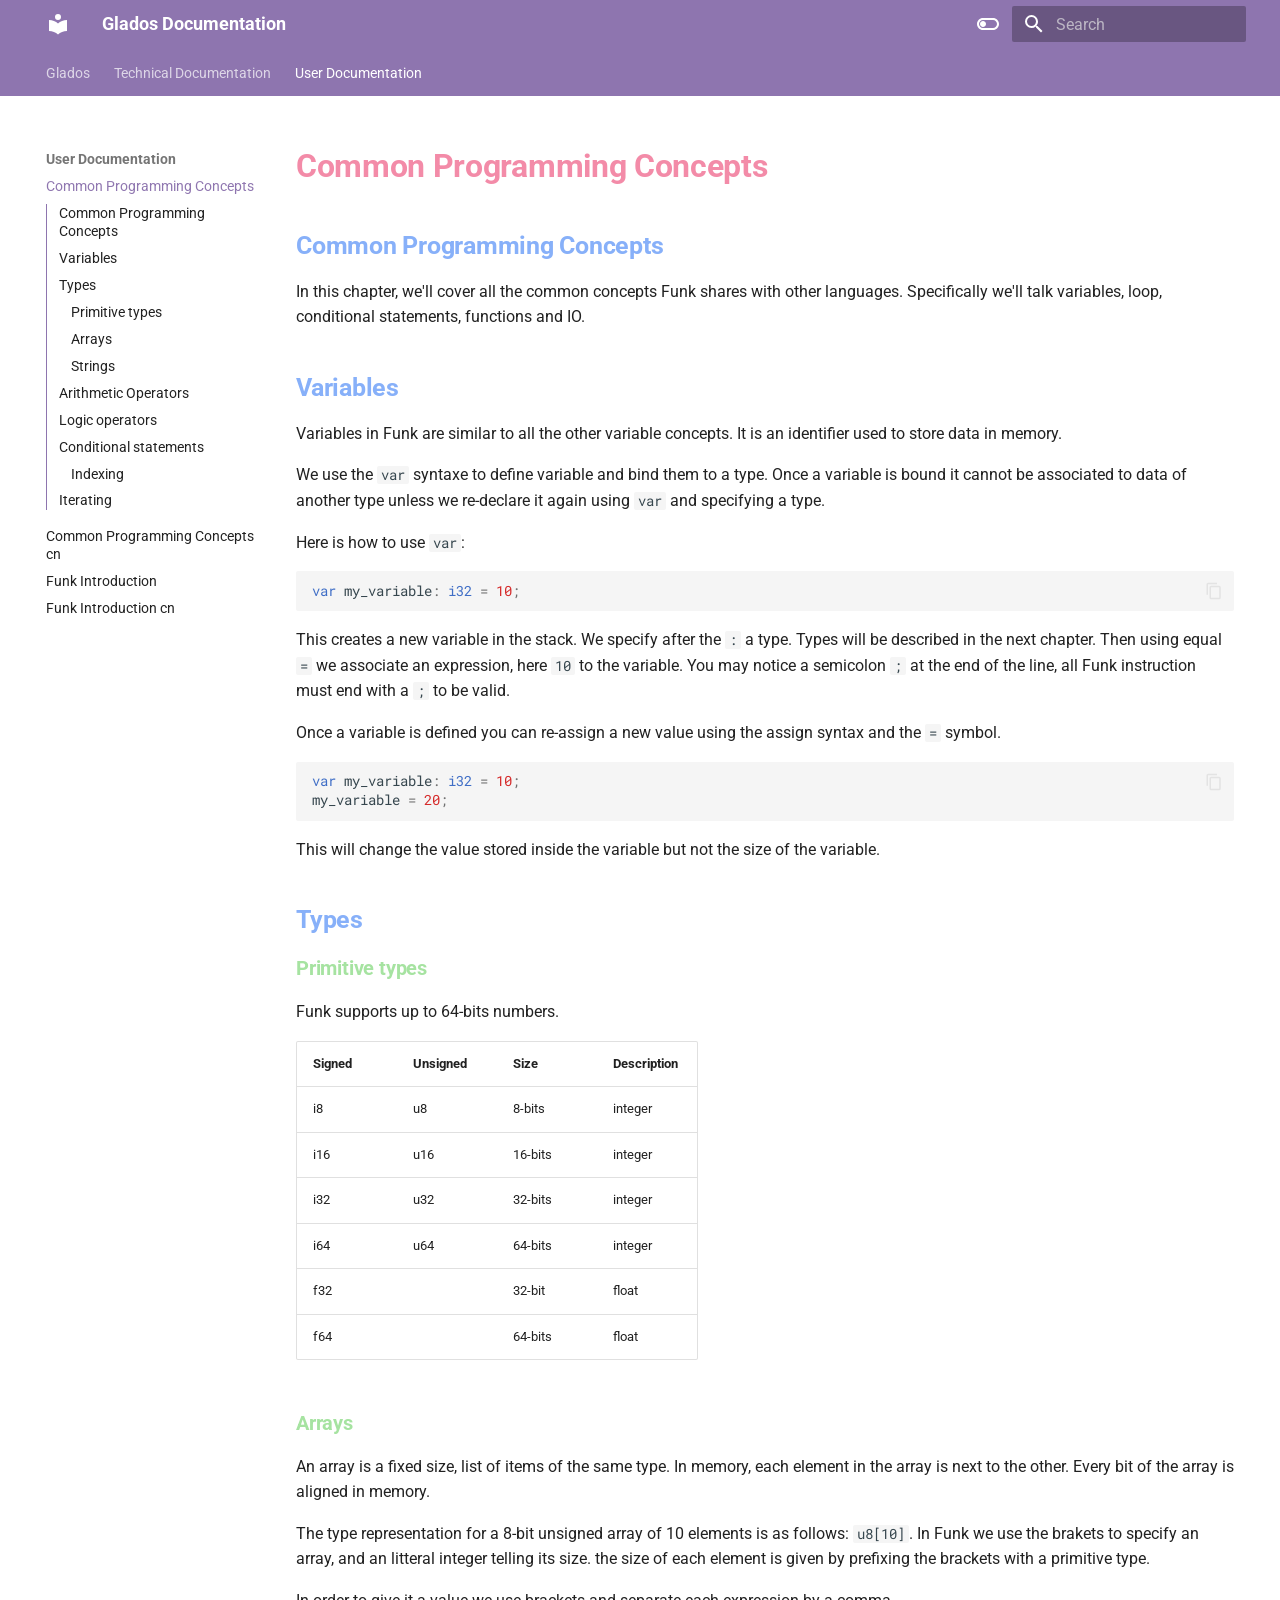
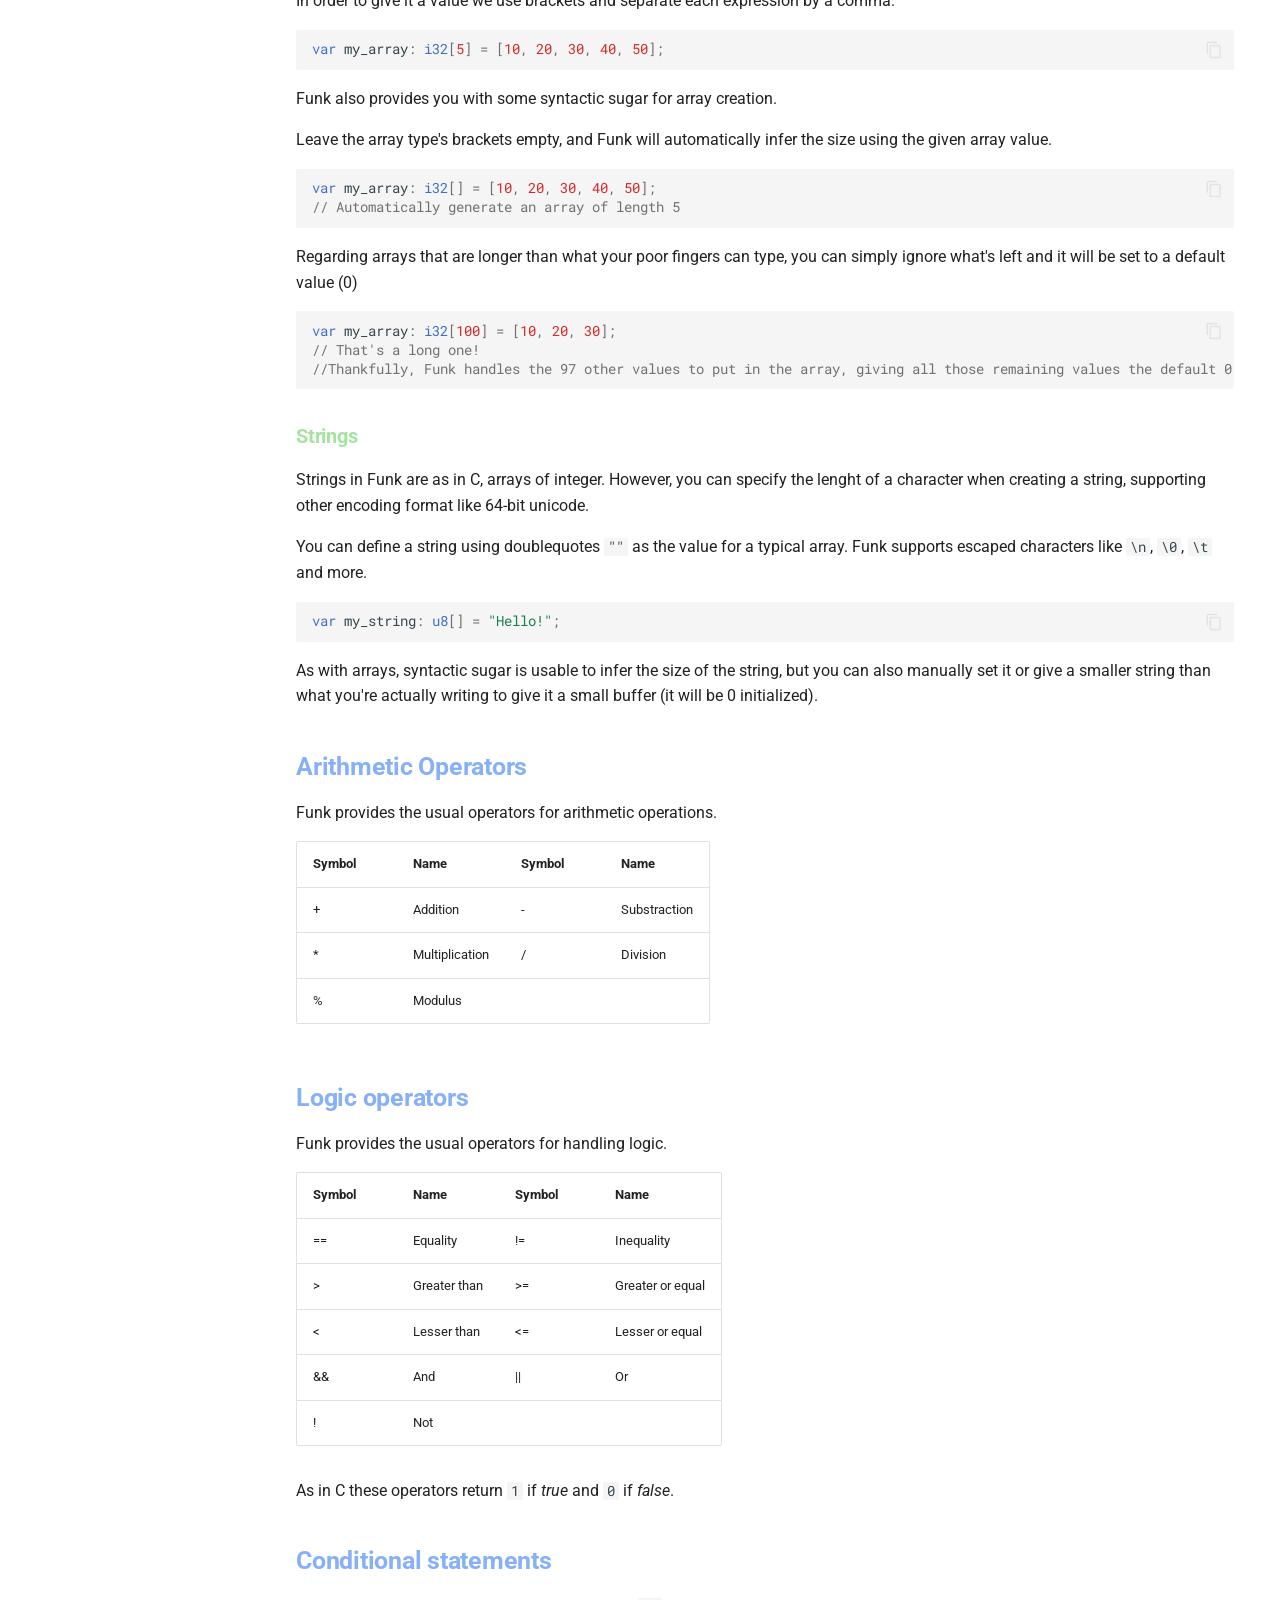
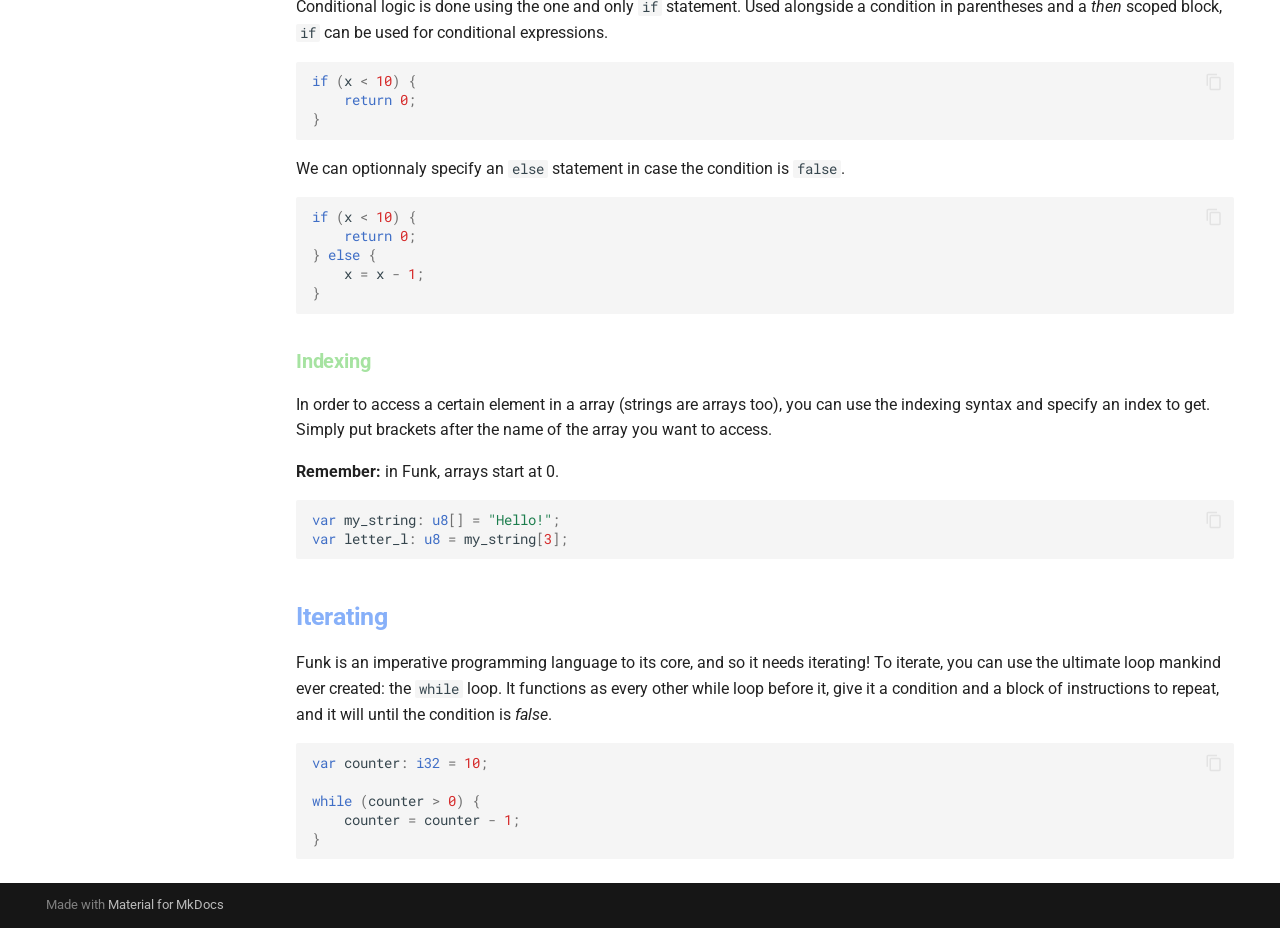
<file: User Documentation/Common Programming Concepts/index.html>
<!doctype html>
<html lang="en" class="no-js">
  <head>
    
      <meta charset="utf-8">
      <meta name="viewport" content="width=device-width,initial-scale=1">
      
      
      
      
        <link rel="prev" href="../../Technical%20Documentation/Vm/Description/">
      
      
        <link rel="next" href="../Common_Programming_Concepts_cn/">
      
      
      <link rel="icon" href="../../assets/images/favicon.png">
      <meta name="generator" content="mkdocs-1.5.3, mkdocs-material-9.4.6">
    
    
      
        <title>Common Programming Concepts - Glados Documentation</title>
      
    
    
      <link rel="stylesheet" href="../../assets/stylesheets/main.35e1ed30.min.css">
      
        
        <link rel="stylesheet" href="../../assets/stylesheets/palette.356b1318.min.css">
      
      


    
    
      
    
    
      
        
        
        <link rel="preconnect" href="https://fonts.gstatic.com" crossorigin>
        <link rel="stylesheet" href="https://fonts.googleapis.com/css?family=Roboto:300,300i,400,400i,700,700i%7CRoboto+Mono:400,400i,700,700i&display=fallback">
        <style>:root{--md-text-font:"Roboto";--md-code-font:"Roboto Mono"}</style>
      
    
    
      <link rel="stylesheet" href="../../extra.css">
    
    <script>__md_scope=new URL("../..",location),__md_hash=e=>[...e].reduce((e,_)=>(e<<5)-e+_.charCodeAt(0),0),__md_get=(e,_=localStorage,t=__md_scope)=>JSON.parse(_.getItem(t.pathname+"."+e)),__md_set=(e,_,t=localStorage,a=__md_scope)=>{try{t.setItem(a.pathname+"."+e,JSON.stringify(_))}catch(e){}}</script>
    
      

    
    
    
  </head>
  
  
    
    
      
    
    
    
    
    <body dir="ltr" data-md-color-scheme="default" data-md-color-primary="custom" data-md-color-accent="purple">
  
    
    
      <script>var palette=__md_get("__palette");if(palette&&"object"==typeof palette.color)for(var key of Object.keys(palette.color))document.body.setAttribute("data-md-color-"+key,palette.color[key])</script>
    
    <input class="md-toggle" data-md-toggle="drawer" type="checkbox" id="__drawer" autocomplete="off">
    <input class="md-toggle" data-md-toggle="search" type="checkbox" id="__search" autocomplete="off">
    <label class="md-overlay" for="__drawer"></label>
    <div data-md-component="skip">
      
        
        <a href="#common-programming-concepts" class="md-skip">
          Skip to content
        </a>
      
    </div>
    <div data-md-component="announce">
      
    </div>
    
    
      

<header class="md-header" data-md-component="header">
  <nav class="md-header__inner md-grid" aria-label="Header">
    <a href="../.." title="Glados Documentation" class="md-header__button md-logo" aria-label="Glados Documentation" data-md-component="logo">
      
  
  <svg xmlns="http://www.w3.org/2000/svg" viewBox="0 0 24 24"><path d="M12 8a3 3 0 0 0 3-3 3 3 0 0 0-3-3 3 3 0 0 0-3 3 3 3 0 0 0 3 3m0 3.54C9.64 9.35 6.5 8 3 8v11c3.5 0 6.64 1.35 9 3.54 2.36-2.19 5.5-3.54 9-3.54V8c-3.5 0-6.64 1.35-9 3.54Z"/></svg>

    </a>
    <label class="md-header__button md-icon" for="__drawer">
      
      <svg xmlns="http://www.w3.org/2000/svg" viewBox="0 0 24 24"><path d="M3 6h18v2H3V6m0 5h18v2H3v-2m0 5h18v2H3v-2Z"/></svg>
    </label>
    <div class="md-header__title" data-md-component="header-title">
      <div class="md-header__ellipsis">
        <div class="md-header__topic">
          <span class="md-ellipsis">
            Glados Documentation
          </span>
        </div>
        <div class="md-header__topic" data-md-component="header-topic">
          <span class="md-ellipsis">
            
              Common Programming Concepts
            
          </span>
        </div>
      </div>
    </div>
    
      
        <form class="md-header__option" data-md-component="palette">
  
    
    
    
    <input class="md-option" data-md-color-media="" data-md-color-scheme="default" data-md-color-primary="custom" data-md-color-accent="purple"  aria-label="Switch to dark mode"  type="radio" name="__palette" id="__palette_1">
    
      <label class="md-header__button md-icon" title="Switch to dark mode" for="__palette_2" hidden>
        <svg xmlns="http://www.w3.org/2000/svg" viewBox="0 0 24 24"><path d="M17 6H7c-3.31 0-6 2.69-6 6s2.69 6 6 6h10c3.31 0 6-2.69 6-6s-2.69-6-6-6zm0 10H7c-2.21 0-4-1.79-4-4s1.79-4 4-4h10c2.21 0 4 1.79 4 4s-1.79 4-4 4zM7 9c-1.66 0-3 1.34-3 3s1.34 3 3 3 3-1.34 3-3-1.34-3-3-3z"/></svg>
      </label>
    
  
    
    
    
    <input class="md-option" data-md-color-media="" data-md-color-scheme="slate" data-md-color-primary="custom" data-md-color-accent="lime"  aria-label="Switch to light mode"  type="radio" name="__palette" id="__palette_2">
    
      <label class="md-header__button md-icon" title="Switch to light mode" for="__palette_1" hidden>
        <svg xmlns="http://www.w3.org/2000/svg" viewBox="0 0 24 24"><path d="M17 7H7a5 5 0 0 0-5 5 5 5 0 0 0 5 5h10a5 5 0 0 0 5-5 5 5 0 0 0-5-5m0 8a3 3 0 0 1-3-3 3 3 0 0 1 3-3 3 3 0 0 1 3 3 3 3 0 0 1-3 3Z"/></svg>
      </label>
    
  
</form>
      
    
    
    
      <label class="md-header__button md-icon" for="__search">
        
        <svg xmlns="http://www.w3.org/2000/svg" viewBox="0 0 24 24"><path d="M9.5 3A6.5 6.5 0 0 1 16 9.5c0 1.61-.59 3.09-1.56 4.23l.27.27h.79l5 5-1.5 1.5-5-5v-.79l-.27-.27A6.516 6.516 0 0 1 9.5 16 6.5 6.5 0 0 1 3 9.5 6.5 6.5 0 0 1 9.5 3m0 2C7 5 5 7 5 9.5S7 14 9.5 14 14 12 14 9.5 12 5 9.5 5Z"/></svg>
      </label>
      <div class="md-search" data-md-component="search" role="dialog">
  <label class="md-search__overlay" for="__search"></label>
  <div class="md-search__inner" role="search">
    <form class="md-search__form" name="search">
      <input type="text" class="md-search__input" name="query" aria-label="Search" placeholder="Search" autocapitalize="off" autocorrect="off" autocomplete="off" spellcheck="false" data-md-component="search-query" required>
      <label class="md-search__icon md-icon" for="__search">
        
        <svg xmlns="http://www.w3.org/2000/svg" viewBox="0 0 24 24"><path d="M9.5 3A6.5 6.5 0 0 1 16 9.5c0 1.61-.59 3.09-1.56 4.23l.27.27h.79l5 5-1.5 1.5-5-5v-.79l-.27-.27A6.516 6.516 0 0 1 9.5 16 6.5 6.5 0 0 1 3 9.5 6.5 6.5 0 0 1 9.5 3m0 2C7 5 5 7 5 9.5S7 14 9.5 14 14 12 14 9.5 12 5 9.5 5Z"/></svg>
        
        <svg xmlns="http://www.w3.org/2000/svg" viewBox="0 0 24 24"><path d="M20 11v2H8l5.5 5.5-1.42 1.42L4.16 12l7.92-7.92L13.5 5.5 8 11h12Z"/></svg>
      </label>
      <nav class="md-search__options" aria-label="Search">
        
        <button type="reset" class="md-search__icon md-icon" title="Clear" aria-label="Clear" tabindex="-1">
          
          <svg xmlns="http://www.w3.org/2000/svg" viewBox="0 0 24 24"><path d="M19 6.41 17.59 5 12 10.59 6.41 5 5 6.41 10.59 12 5 17.59 6.41 19 12 13.41 17.59 19 19 17.59 13.41 12 19 6.41Z"/></svg>
        </button>
      </nav>
      
        <div class="md-search__suggest" data-md-component="search-suggest"></div>
      
    </form>
    <div class="md-search__output">
      <div class="md-search__scrollwrap" data-md-scrollfix>
        <div class="md-search-result" data-md-component="search-result">
          <div class="md-search-result__meta">
            Initializing search
          </div>
          <ol class="md-search-result__list" role="presentation"></ol>
        </div>
      </div>
    </div>
  </div>
</div>
    
    
  </nav>
  
</header>
    
    <div class="md-container" data-md-component="container">
      
      
        
          
            
<nav class="md-tabs" aria-label="Tabs" data-md-component="tabs">
  <div class="md-grid">
    <ul class="md-tabs__list">
      
        
  
  
  
    <li class="md-tabs__item">
      <a href="../.." class="md-tabs__link">
        
  
    
  
  Glados

      </a>
    </li>
  

      
        
  
  
  
    
    
      
  
  
  
    
    
      <li class="md-tabs__item">
        <a href="../../Technical%20Documentation/Ast/Description/" class="md-tabs__link">
          
  
  Technical Documentation

        </a>
      </li>
    
  

    
  

      
        
  
  
    
  
  
    
    
      <li class="md-tabs__item md-tabs__item--active">
        <a href="./" class="md-tabs__link">
          
  
  User Documentation

        </a>
      </li>
    
  

      
    </ul>
  </div>
</nav>
          
        
      
      <main class="md-main" data-md-component="main">
        <div class="md-main__inner md-grid">
          
            
              
              <div class="md-sidebar md-sidebar--primary" data-md-component="sidebar" data-md-type="navigation" >
                <div class="md-sidebar__scrollwrap">
                  <div class="md-sidebar__inner">
                    


  


  

<nav class="md-nav md-nav--primary md-nav--lifted md-nav--integrated" aria-label="Navigation" data-md-level="0">
  <label class="md-nav__title" for="__drawer">
    <a href="../.." title="Glados Documentation" class="md-nav__button md-logo" aria-label="Glados Documentation" data-md-component="logo">
      
  
  <svg xmlns="http://www.w3.org/2000/svg" viewBox="0 0 24 24"><path d="M12 8a3 3 0 0 0 3-3 3 3 0 0 0-3-3 3 3 0 0 0-3 3 3 3 0 0 0 3 3m0 3.54C9.64 9.35 6.5 8 3 8v11c3.5 0 6.64 1.35 9 3.54 2.36-2.19 5.5-3.54 9-3.54V8c-3.5 0-6.64 1.35-9 3.54Z"/></svg>

    </a>
    Glados Documentation
  </label>
  
  <ul class="md-nav__list" data-md-scrollfix>
    
      
      
  
  
  
    <li class="md-nav__item">
      <a href="../.." class="md-nav__link">
        
  
  <span class="md-ellipsis">
    Glados
  </span>
  

      </a>
    </li>
  

    
      
      
  
  
  
    
    
    
    
    
      
      
    
    <li class="md-nav__item md-nav__item--section md-nav__item--nested">
      
        
        
        
        <input class="md-nav__toggle md-toggle " type="checkbox" id="__nav_2" >
        
          
          <label class="md-nav__link" for="__nav_2" id="__nav_2_label" tabindex="">
            
  
  <span class="md-ellipsis">
    Technical Documentation
  </span>
  

            <span class="md-nav__icon md-icon"></span>
          </label>
        
        <nav class="md-nav" data-md-level="1" aria-labelledby="__nav_2_label" aria-expanded="false">
          <label class="md-nav__title" for="__nav_2">
            <span class="md-nav__icon md-icon"></span>
            Technical Documentation
          </label>
          <ul class="md-nav__list" data-md-scrollfix>
            
              
                
  
  
  
    
    
    
    
    
      
      
    
    <li class="md-nav__item md-nav__item--section md-nav__item--nested">
      
        
        
        
        <input class="md-nav__toggle md-toggle " type="checkbox" id="__nav_2_1" >
        
          
          <label class="md-nav__link" for="__nav_2_1" id="__nav_2_1_label" tabindex="">
            
  
  <span class="md-ellipsis">
    Ast
  </span>
  

            <span class="md-nav__icon md-icon"></span>
          </label>
        
        <nav class="md-nav" data-md-level="2" aria-labelledby="__nav_2_1_label" aria-expanded="false">
          <label class="md-nav__title" for="__nav_2_1">
            <span class="md-nav__icon md-icon"></span>
            Ast
          </label>
          <ul class="md-nav__list" data-md-scrollfix>
            
              
                
  
  
  
    <li class="md-nav__item">
      <a href="../../Technical%20Documentation/Ast/Description/" class="md-nav__link">
        
  
  <span class="md-ellipsis">
    Description
  </span>
  

      </a>
    </li>
  

              
            
              
                
  
  
  
    <li class="md-nav__item">
      <a href="../../Technical%20Documentation/Ast/Generation/" class="md-nav__link">
        
  
  <span class="md-ellipsis">
    Generation
  </span>
  

      </a>
    </li>
  

              
            
          </ul>
        </nav>
      
    </li>
  

              
            
              
                
  
  
  
    
    
    
    
    
      
      
    
    <li class="md-nav__item md-nav__item--section md-nav__item--nested">
      
        
        
        
        <input class="md-nav__toggle md-toggle " type="checkbox" id="__nav_2_2" >
        
          
          <label class="md-nav__link" for="__nav_2_2" id="__nav_2_2_label" tabindex="">
            
  
  <span class="md-ellipsis">
    Bytecode
  </span>
  

            <span class="md-nav__icon md-icon"></span>
          </label>
        
        <nav class="md-nav" data-md-level="2" aria-labelledby="__nav_2_2_label" aria-expanded="false">
          <label class="md-nav__title" for="__nav_2_2">
            <span class="md-nav__icon md-icon"></span>
            Bytecode
          </label>
          <ul class="md-nav__list" data-md-scrollfix>
            
              
                
  
  
  
    <li class="md-nav__item">
      <a href="../../Technical%20Documentation/Bytecode/Bytecode/" class="md-nav__link">
        
  
  <span class="md-ellipsis">
    Bytecode
  </span>
  

      </a>
    </li>
  

              
            
              
                
  
  
  
    <li class="md-nav__item">
      <a href="../../Technical%20Documentation/Bytecode/Instructions/" class="md-nav__link">
        
  
  <span class="md-ellipsis">
    Instructions
  </span>
  

      </a>
    </li>
  

              
            
          </ul>
        </nav>
      
    </li>
  

              
            
              
                
  
  
  
    
    
    
    
    
      
      
    
    <li class="md-nav__item md-nav__item--section md-nav__item--nested">
      
        
        
        
        <input class="md-nav__toggle md-toggle " type="checkbox" id="__nav_2_3" >
        
          
          <label class="md-nav__link" for="__nav_2_3" id="__nav_2_3_label" tabindex="">
            
  
  <span class="md-ellipsis">
    Funk Language
  </span>
  

            <span class="md-nav__icon md-icon"></span>
          </label>
        
        <nav class="md-nav" data-md-level="2" aria-labelledby="__nav_2_3_label" aria-expanded="false">
          <label class="md-nav__title" for="__nav_2_3">
            <span class="md-nav__icon md-icon"></span>
            Funk Language
          </label>
          <ul class="md-nav__list" data-md-scrollfix>
            
              
                
  
  
  
    <li class="md-nav__item">
      <a href="../../Technical%20Documentation/Funk%20Language/Bnf/" class="md-nav__link">
        
  
  <span class="md-ellipsis">
    Grammar Rules
  </span>
  

      </a>
    </li>
  

              
            
          </ul>
        </nav>
      
    </li>
  

              
            
              
                
  
  
  
    
    
    
    
    
      
      
    
    <li class="md-nav__item md-nav__item--section md-nav__item--nested">
      
        
        
        
        <input class="md-nav__toggle md-toggle " type="checkbox" id="__nav_2_4" >
        
          
          <label class="md-nav__link" for="__nav_2_4" id="__nav_2_4_label" tabindex="">
            
  
  <span class="md-ellipsis">
    Vm
  </span>
  

            <span class="md-nav__icon md-icon"></span>
          </label>
        
        <nav class="md-nav" data-md-level="2" aria-labelledby="__nav_2_4_label" aria-expanded="false">
          <label class="md-nav__title" for="__nav_2_4">
            <span class="md-nav__icon md-icon"></span>
            Vm
          </label>
          <ul class="md-nav__list" data-md-scrollfix>
            
              
                
  
  
  
    <li class="md-nav__item">
      <a href="../../Technical%20Documentation/Vm/Description/" class="md-nav__link">
        
  
  <span class="md-ellipsis">
    Description
  </span>
  

      </a>
    </li>
  

              
            
          </ul>
        </nav>
      
    </li>
  

              
            
          </ul>
        </nav>
      
    </li>
  

    
      
      
  
  
    
  
  
    
    
    
    
    
      
      
    
    <li class="md-nav__item md-nav__item--active md-nav__item--section md-nav__item--nested">
      
        
        
        
        <input class="md-nav__toggle md-toggle " type="checkbox" id="__nav_3" checked>
        
          
          <label class="md-nav__link" for="__nav_3" id="__nav_3_label" tabindex="">
            
  
  <span class="md-ellipsis">
    User Documentation
  </span>
  

            <span class="md-nav__icon md-icon"></span>
          </label>
        
        <nav class="md-nav" data-md-level="1" aria-labelledby="__nav_3_label" aria-expanded="true">
          <label class="md-nav__title" for="__nav_3">
            <span class="md-nav__icon md-icon"></span>
            User Documentation
          </label>
          <ul class="md-nav__list" data-md-scrollfix>
            
              
                
  
  
    
  
  
    <li class="md-nav__item md-nav__item--active">
      
      <input class="md-nav__toggle md-toggle" type="checkbox" id="__toc">
      
      
      
        <label class="md-nav__link md-nav__link--active" for="__toc">
          
  
  <span class="md-ellipsis">
    Common Programming Concepts
  </span>
  

          <span class="md-nav__icon md-icon"></span>
        </label>
      
      <a href="./" class="md-nav__link md-nav__link--active">
        
  
  <span class="md-ellipsis">
    Common Programming Concepts
  </span>
  

      </a>
      
        

<nav class="md-nav md-nav--secondary" aria-label="Table of contents">
  
  
  
  
    <label class="md-nav__title" for="__toc">
      <span class="md-nav__icon md-icon"></span>
      Table of contents
    </label>
    <ul class="md-nav__list" data-md-component="toc" data-md-scrollfix>
      
        <li class="md-nav__item">
  <a href="#common-programming-concepts" class="md-nav__link">
    Common Programming Concepts
  </a>
  
</li>
      
        <li class="md-nav__item">
  <a href="#variables" class="md-nav__link">
    Variables
  </a>
  
</li>
      
        <li class="md-nav__item">
  <a href="#types" class="md-nav__link">
    Types
  </a>
  
    <nav class="md-nav" aria-label="Types">
      <ul class="md-nav__list">
        
          <li class="md-nav__item">
  <a href="#primitive-types" class="md-nav__link">
    Primitive types
  </a>
  
</li>
        
          <li class="md-nav__item">
  <a href="#arrays" class="md-nav__link">
    Arrays
  </a>
  
</li>
        
          <li class="md-nav__item">
  <a href="#strings" class="md-nav__link">
    Strings
  </a>
  
</li>
        
      </ul>
    </nav>
  
</li>
      
        <li class="md-nav__item">
  <a href="#arithmetic-operators" class="md-nav__link">
    Arithmetic Operators
  </a>
  
</li>
      
        <li class="md-nav__item">
  <a href="#logic-operators" class="md-nav__link">
    Logic operators
  </a>
  
</li>
      
        <li class="md-nav__item">
  <a href="#conditional-statements" class="md-nav__link">
    Conditional statements
  </a>
  
    <nav class="md-nav" aria-label="Conditional statements">
      <ul class="md-nav__list">
        
          <li class="md-nav__item">
  <a href="#indexing" class="md-nav__link">
    Indexing
  </a>
  
</li>
        
      </ul>
    </nav>
  
</li>
      
        <li class="md-nav__item">
  <a href="#iterating" class="md-nav__link">
    Iterating
  </a>
  
</li>
      
    </ul>
  
</nav>
      
    </li>
  

              
            
              
                
  
  
  
    <li class="md-nav__item">
      <a href="../Common_Programming_Concepts_cn/" class="md-nav__link">
        
  
  <span class="md-ellipsis">
    Common Programming Concepts cn
  </span>
  

      </a>
    </li>
  

              
            
              
                
  
  
  
    <li class="md-nav__item">
      <a href="../Funk%20Introduction/" class="md-nav__link">
        
  
  <span class="md-ellipsis">
    Funk Introduction
  </span>
  

      </a>
    </li>
  

              
            
              
                
  
  
  
    <li class="md-nav__item">
      <a href="../Funk_Introduction_cn/" class="md-nav__link">
        
  
  <span class="md-ellipsis">
    Funk Introduction cn
  </span>
  

      </a>
    </li>
  

              
            
          </ul>
        </nav>
      
    </li>
  

    
  </ul>
</nav>
                  </div>
                </div>
              </div>
            
            
          
          
            <div class="md-content" data-md-component="content">
              <article class="md-content__inner md-typeset">
                
                  


  <h1>Common Programming Concepts</h1>

<h2 id="common-programming-concepts">Common Programming Concepts</h2>
<p>In this chapter, we'll cover all the common concepts Funk shares with other languages. Specifically we'll talk variables, loop, conditional statements, functions and IO.</p>
<h2 id="variables">Variables</h2>
<p>Variables in Funk are similar to all the other variable concepts. It is an identifier used to store data in memory.</p>
<p>We use the <code>var</code> syntaxe to define variable and bind them to a type. Once a variable is bound it cannot be associated to data of another type unless we re-declare it again using <code>var</code> and specifying a type.</p>
<p>Here is how to use <code>var</code>:</p>
<div class="highlight"><pre><span></span><code><a id="__codelineno-0-1" name="__codelineno-0-1" href="#__codelineno-0-1"></a><span class="kd">var</span><span class="w"> </span><span class="nx">my_variable</span><span class="o">:</span><span class="w"> </span><span class="kt">i32</span><span class="w"> </span><span class="o">=</span><span class="w"> </span><span class="mf">10</span><span class="p">;</span>
</code></pre></div>
<p>This creates a new variable in the stack. We specify after the <code>:</code> a type. Types will be described in the next chapter. Then using equal <code>=</code> we associate an expression, here <code>10</code> to the variable. You may notice a semicolon <code>;</code> at the end of the line, all Funk instruction must end with a <code>;</code> to be valid.</p>
<p>Once a variable is defined you can re-assign a new value using the assign syntax and the <code>=</code> symbol.</p>
<div class="highlight"><pre><span></span><code><a id="__codelineno-1-1" name="__codelineno-1-1" href="#__codelineno-1-1"></a><span class="kd">var</span><span class="w"> </span><span class="nx">my_variable</span><span class="o">:</span><span class="w"> </span><span class="kt">i32</span><span class="w"> </span><span class="o">=</span><span class="w"> </span><span class="mf">10</span><span class="p">;</span>
<a id="__codelineno-1-2" name="__codelineno-1-2" href="#__codelineno-1-2"></a><span class="nx">my_variable</span><span class="w"> </span><span class="o">=</span><span class="w"> </span><span class="mf">20</span><span class="p">;</span>
</code></pre></div>
<p>This will change the value stored inside the variable but not the size of the variable.</p>
<h2 id="types">Types</h2>
<h3 id="primitive-types">Primitive types</h3>
<p>Funk supports up to 64-bits numbers.</p>
<table>
<thead>
<tr>
<th>Signed</th>
<th>Unsigned</th>
<th>Size</th>
<th>Description</th>
</tr>
</thead>
<tbody>
<tr>
<td>i8</td>
<td>u8</td>
<td>8-bits</td>
<td>integer</td>
</tr>
<tr>
<td>i16</td>
<td>u16</td>
<td>16-bits</td>
<td>integer</td>
</tr>
<tr>
<td>i32</td>
<td>u32</td>
<td>32-bits</td>
<td>integer</td>
</tr>
<tr>
<td>i64</td>
<td>u64</td>
<td>64-bits</td>
<td>integer</td>
</tr>
<tr>
<td>f32</td>
<td></td>
<td>32-bit</td>
<td>float</td>
</tr>
<tr>
<td>f64</td>
<td></td>
<td>64-bits</td>
<td>float</td>
</tr>
</tbody>
</table>
<h3 id="arrays">Arrays</h3>
<p>An array is a fixed size, list of items of the same type. In memory, each element in the array is next to the other. Every bit of the array is aligned in memory.</p>
<p>The type representation for a 8-bit unsigned array of 10 elements is as follows: <code>u8[10]</code>. In Funk we use the brakets to specify an array, and an litteral integer telling its size. the size of each element is given by prefixing the brackets with a primitive type.</p>
<p>In order to give it a value we use brackets and separate each expression by a comma.</p>
<div class="highlight"><pre><span></span><code><a id="__codelineno-2-1" name="__codelineno-2-1" href="#__codelineno-2-1"></a><span class="kd">var</span><span class="w"> </span><span class="nx">my_array</span><span class="o">:</span><span class="w"> </span><span class="kt">i32</span><span class="p">[</span><span class="mf">5</span><span class="p">]</span><span class="w"> </span><span class="o">=</span><span class="w"> </span><span class="p">[</span><span class="mf">10</span><span class="p">,</span><span class="w"> </span><span class="mf">20</span><span class="p">,</span><span class="w"> </span><span class="mf">30</span><span class="p">,</span><span class="w"> </span><span class="mf">40</span><span class="p">,</span><span class="w"> </span><span class="mf">50</span><span class="p">];</span>
</code></pre></div>
<p>Funk also provides you with some syntactic sugar for array creation.</p>
<p>Leave the array type's brackets empty, and Funk will automatically infer the size using the given array value.</p>
<div class="highlight"><pre><span></span><code><a id="__codelineno-3-1" name="__codelineno-3-1" href="#__codelineno-3-1"></a><span class="kd">var</span><span class="w"> </span><span class="nx">my_array</span><span class="o">:</span><span class="w"> </span><span class="kt">i32</span><span class="p">[]</span><span class="w"> </span><span class="o">=</span><span class="w"> </span><span class="p">[</span><span class="mf">10</span><span class="p">,</span><span class="w"> </span><span class="mf">20</span><span class="p">,</span><span class="w"> </span><span class="mf">30</span><span class="p">,</span><span class="w"> </span><span class="mf">40</span><span class="p">,</span><span class="w"> </span><span class="mf">50</span><span class="p">];</span>
<a id="__codelineno-3-2" name="__codelineno-3-2" href="#__codelineno-3-2"></a><span class="c1">// Automatically generate an array of length 5</span>
</code></pre></div>
<p>Regarding arrays that are longer than what your poor fingers can type, you can simply ignore what's left and it will be set to a default value (0)</p>
<div class="highlight"><pre><span></span><code><a id="__codelineno-4-1" name="__codelineno-4-1" href="#__codelineno-4-1"></a><span class="kd">var</span><span class="w"> </span><span class="nx">my_array</span><span class="o">:</span><span class="w"> </span><span class="kt">i32</span><span class="p">[</span><span class="mf">100</span><span class="p">]</span><span class="w"> </span><span class="o">=</span><span class="w"> </span><span class="p">[</span><span class="mf">10</span><span class="p">,</span><span class="w"> </span><span class="mf">20</span><span class="p">,</span><span class="w"> </span><span class="mf">30</span><span class="p">];</span>
<a id="__codelineno-4-2" name="__codelineno-4-2" href="#__codelineno-4-2"></a><span class="c1">// That&#39;s a long one!</span>
<a id="__codelineno-4-3" name="__codelineno-4-3" href="#__codelineno-4-3"></a><span class="c1">//Thankfully, Funk handles the 97 other values to put in the array, giving all those remaining values the default 0</span>
</code></pre></div>
<h3 id="strings">Strings</h3>
<p>Strings in Funk are as in C, arrays of integer. However, you can specify the lenght of a character when creating a string, supporting other encoding format like 64-bit unicode.</p>
<p>You can define a string using doublequotes <code>""</code> as the value for a typical array. Funk supports escaped characters like <code>\n</code>, <code>\0</code>, <code>\t</code> and more.</p>
<div class="highlight"><pre><span></span><code><a id="__codelineno-5-1" name="__codelineno-5-1" href="#__codelineno-5-1"></a><span class="kd">var</span><span class="w"> </span><span class="nx">my_string</span><span class="o">:</span><span class="w"> </span><span class="kt">u8</span><span class="p">[]</span><span class="w"> </span><span class="o">=</span><span class="w"> </span><span class="s2">&quot;Hello!&quot;</span><span class="p">;</span>
</code></pre></div>
<p>As with arrays, syntactic sugar is usable to infer the size of the string, but you can also manually set it or give a smaller string than what you're actually writing to give it a small buffer (it will be 0 initialized).</p>
<h2 id="arithmetic-operators">Arithmetic Operators</h2>
<p>Funk provides the usual operators for arithmetic operations.</p>
<table>
<thead>
<tr>
<th>Symbol</th>
<th>Name</th>
<th>Symbol</th>
<th>Name</th>
</tr>
</thead>
<tbody>
<tr>
<td>+</td>
<td>Addition</td>
<td>-</td>
<td>Substraction</td>
</tr>
<tr>
<td>*</td>
<td>Multiplication</td>
<td>/</td>
<td>Division</td>
</tr>
<tr>
<td>%</td>
<td>Modulus</td>
<td></td>
<td></td>
</tr>
</tbody>
</table>
<h2 id="logic-operators">Logic operators</h2>
<p>Funk provides the usual operators for handling logic.</p>
<table>
<thead>
<tr>
<th>Symbol</th>
<th>Name</th>
<th>Symbol</th>
<th>Name</th>
</tr>
</thead>
<tbody>
<tr>
<td>==</td>
<td>Equality</td>
<td>!=</td>
<td>Inequality</td>
</tr>
<tr>
<td>&gt;</td>
<td>Greater than</td>
<td>&gt;=</td>
<td>Greater or equal</td>
</tr>
<tr>
<td>&lt;</td>
<td>Lesser than</td>
<td>&lt;=</td>
<td>Lesser or equal</td>
</tr>
<tr>
<td>&amp;&amp;</td>
<td>And</td>
<td>||</td>
<td>Or</td>
</tr>
<tr>
<td>!</td>
<td>Not</td>
<td></td>
<td></td>
</tr>
</tbody>
</table>
<p>As in C these operators return <code>1</code> if <em>true</em> and <code>0</code> if <em>false</em>.</p>
<h2 id="conditional-statements">Conditional statements</h2>
<p>Conditional logic is done using the one and only <code>if</code> statement. Used alongside a condition in parentheses and a <em>then</em> scoped block, <code>if</code> can be used for conditional expressions.</p>
<div class="highlight"><pre><span></span><code><a id="__codelineno-6-1" name="__codelineno-6-1" href="#__codelineno-6-1"></a><span class="k">if</span><span class="w"> </span><span class="p">(</span><span class="nx">x</span><span class="w"> </span><span class="o">&lt;</span><span class="w"> </span><span class="mf">10</span><span class="p">)</span><span class="w"> </span><span class="p">{</span>
<a id="__codelineno-6-2" name="__codelineno-6-2" href="#__codelineno-6-2"></a><span class="w">    </span><span class="k">return</span><span class="w"> </span><span class="mf">0</span><span class="p">;</span>
<a id="__codelineno-6-3" name="__codelineno-6-3" href="#__codelineno-6-3"></a><span class="p">}</span>
</code></pre></div>
<p>We can optionnaly specify an <code>else</code> statement in case the condition is <code>false</code>.</p>
<div class="highlight"><pre><span></span><code><a id="__codelineno-7-1" name="__codelineno-7-1" href="#__codelineno-7-1"></a><span class="k">if</span><span class="w"> </span><span class="p">(</span><span class="nx">x</span><span class="w"> </span><span class="o">&lt;</span><span class="w"> </span><span class="mf">10</span><span class="p">)</span><span class="w"> </span><span class="p">{</span>
<a id="__codelineno-7-2" name="__codelineno-7-2" href="#__codelineno-7-2"></a><span class="w">    </span><span class="k">return</span><span class="w"> </span><span class="mf">0</span><span class="p">;</span>
<a id="__codelineno-7-3" name="__codelineno-7-3" href="#__codelineno-7-3"></a><span class="p">}</span><span class="w"> </span><span class="k">else</span><span class="w"> </span><span class="p">{</span>
<a id="__codelineno-7-4" name="__codelineno-7-4" href="#__codelineno-7-4"></a><span class="w">    </span><span class="nx">x</span><span class="w"> </span><span class="o">=</span><span class="w"> </span><span class="nx">x</span><span class="w"> </span><span class="o">-</span><span class="w"> </span><span class="mf">1</span><span class="p">;</span>
<a id="__codelineno-7-5" name="__codelineno-7-5" href="#__codelineno-7-5"></a><span class="p">}</span>
</code></pre></div>
<h3 id="indexing">Indexing</h3>
<p>In order to access a certain element in a array (strings are arrays too), you can use the indexing syntax and specify an index to get. Simply put brackets after the name of the array you want to access.</p>
<p><strong>Remember:</strong> in Funk, arrays start at 0.</p>
<div class="highlight"><pre><span></span><code><a id="__codelineno-8-1" name="__codelineno-8-1" href="#__codelineno-8-1"></a><span class="kd">var</span><span class="w"> </span><span class="nx">my_string</span><span class="o">:</span><span class="w"> </span><span class="kt">u8</span><span class="p">[]</span><span class="w"> </span><span class="o">=</span><span class="w"> </span><span class="s2">&quot;Hello!&quot;</span><span class="p">;</span>
<a id="__codelineno-8-2" name="__codelineno-8-2" href="#__codelineno-8-2"></a><span class="kd">var</span><span class="w"> </span><span class="nx">letter_l</span><span class="o">:</span><span class="w"> </span><span class="kt">u8</span><span class="w"> </span><span class="o">=</span><span class="w"> </span><span class="nx">my_string</span><span class="p">[</span><span class="mf">3</span><span class="p">];</span>
</code></pre></div>
<h2 id="iterating">Iterating</h2>
<p>Funk is an imperative programming language to its core, and so it needs iterating! To iterate, you can use the ultimate loop mankind ever created: the <code>while</code> loop. It functions as every other while loop before it, give it a condition and a block of instructions to repeat, and it will until the condition is <em>false</em>.</p>
<div class="highlight"><pre><span></span><code><a id="__codelineno-9-1" name="__codelineno-9-1" href="#__codelineno-9-1"></a><span class="kd">var</span><span class="w"> </span><span class="nx">counter</span><span class="o">:</span><span class="w"> </span><span class="kt">i32</span><span class="w"> </span><span class="o">=</span><span class="w"> </span><span class="mf">10</span><span class="p">;</span>
<a id="__codelineno-9-2" name="__codelineno-9-2" href="#__codelineno-9-2"></a>
<a id="__codelineno-9-3" name="__codelineno-9-3" href="#__codelineno-9-3"></a><span class="k">while</span><span class="w"> </span><span class="p">(</span><span class="nx">counter</span><span class="w"> </span><span class="o">&gt;</span><span class="w"> </span><span class="mf">0</span><span class="p">)</span><span class="w"> </span><span class="p">{</span>
<a id="__codelineno-9-4" name="__codelineno-9-4" href="#__codelineno-9-4"></a><span class="w">    </span><span class="nx">counter</span><span class="w"> </span><span class="o">=</span><span class="w"> </span><span class="nx">counter</span><span class="w"> </span><span class="o">-</span><span class="w"> </span><span class="mf">1</span><span class="p">;</span>
<a id="__codelineno-9-5" name="__codelineno-9-5" href="#__codelineno-9-5"></a><span class="p">}</span>
</code></pre></div>





                
              </article>
            </div>
          
          
  <script>var tabs=__md_get("__tabs");if(Array.isArray(tabs))e:for(var set of document.querySelectorAll(".tabbed-set")){var tab,labels=set.querySelector(".tabbed-labels");for(tab of tabs)for(var label of labels.getElementsByTagName("label"))if(label.innerText.trim()===tab){var input=document.getElementById(label.htmlFor);input.checked=!0;continue e}}</script>

        </div>
        
          <button type="button" class="md-top md-icon" data-md-component="top" hidden>
  
  <svg xmlns="http://www.w3.org/2000/svg" viewBox="0 0 24 24"><path d="M13 20h-2V8l-5.5 5.5-1.42-1.42L12 4.16l7.92 7.92-1.42 1.42L13 8v12Z"/></svg>
  Back to top
</button>
        
      </main>
      
        <footer class="md-footer">
  
  <div class="md-footer-meta md-typeset">
    <div class="md-footer-meta__inner md-grid">
      <div class="md-copyright">
  
  
    Made with
    <a href="https://squidfunk.github.io/mkdocs-material/" target="_blank" rel="noopener">
      Material for MkDocs
    </a>
  
</div>
      
    </div>
  </div>
</footer>
      
    </div>
    <div class="md-dialog" data-md-component="dialog">
      <div class="md-dialog__inner md-typeset"></div>
    </div>
    
    
    <script id="__config" type="application/json">{"base": "../..", "features": ["navigation.tabs", "navigation.sections", "toc.integrate", "navigation.top", "search.suggest", "search.highlight", "content.tabs.link", "content.code.annotation", "content.code.copy"], "search": "../../assets/javascripts/workers/search.f886a092.min.js", "translations": {"clipboard.copied": "Copied to clipboard", "clipboard.copy": "Copy to clipboard", "search.result.more.one": "1 more on this page", "search.result.more.other": "# more on this page", "search.result.none": "No matching documents", "search.result.one": "1 matching document", "search.result.other": "# matching documents", "search.result.placeholder": "Type to start searching", "search.result.term.missing": "Missing", "select.version": "Select version"}}</script>
    
    
      <script src="../../assets/javascripts/bundle.aecac24b.min.js"></script>
      
    
  </body>
</html>
</file>
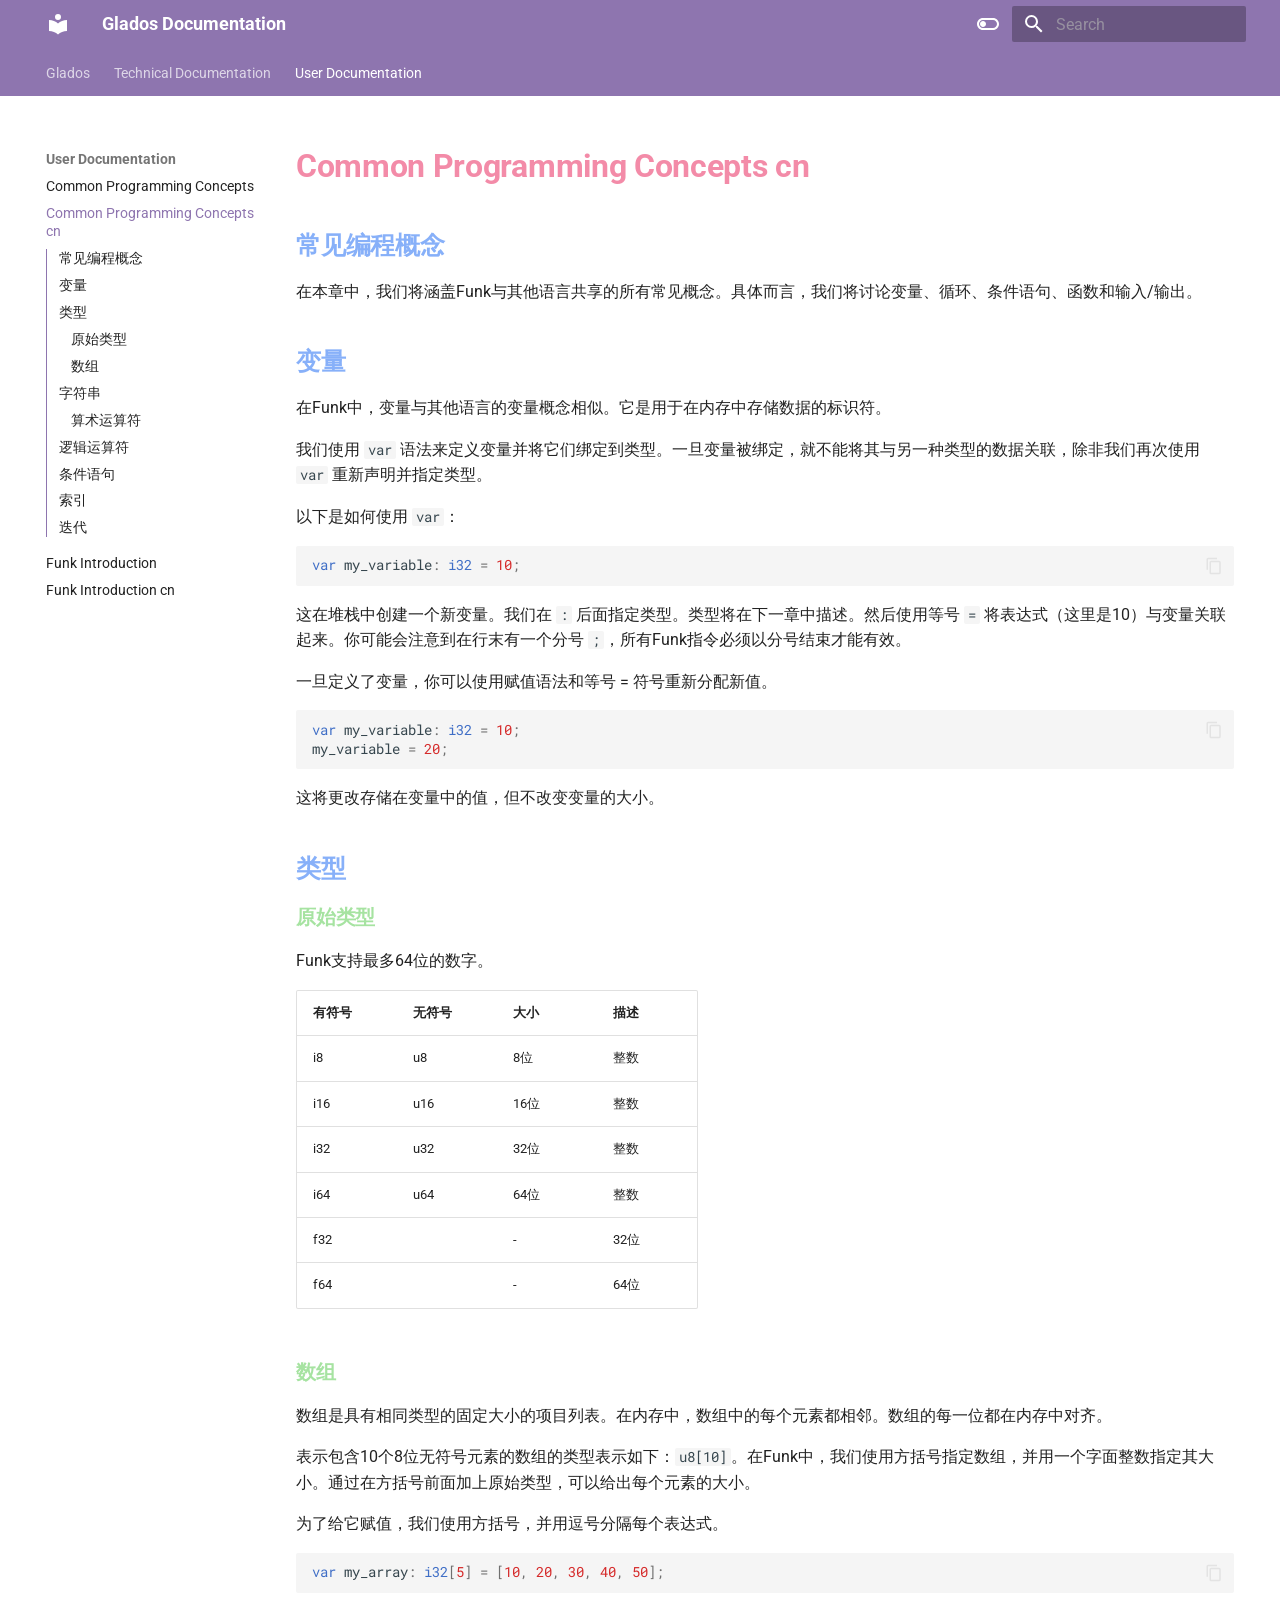
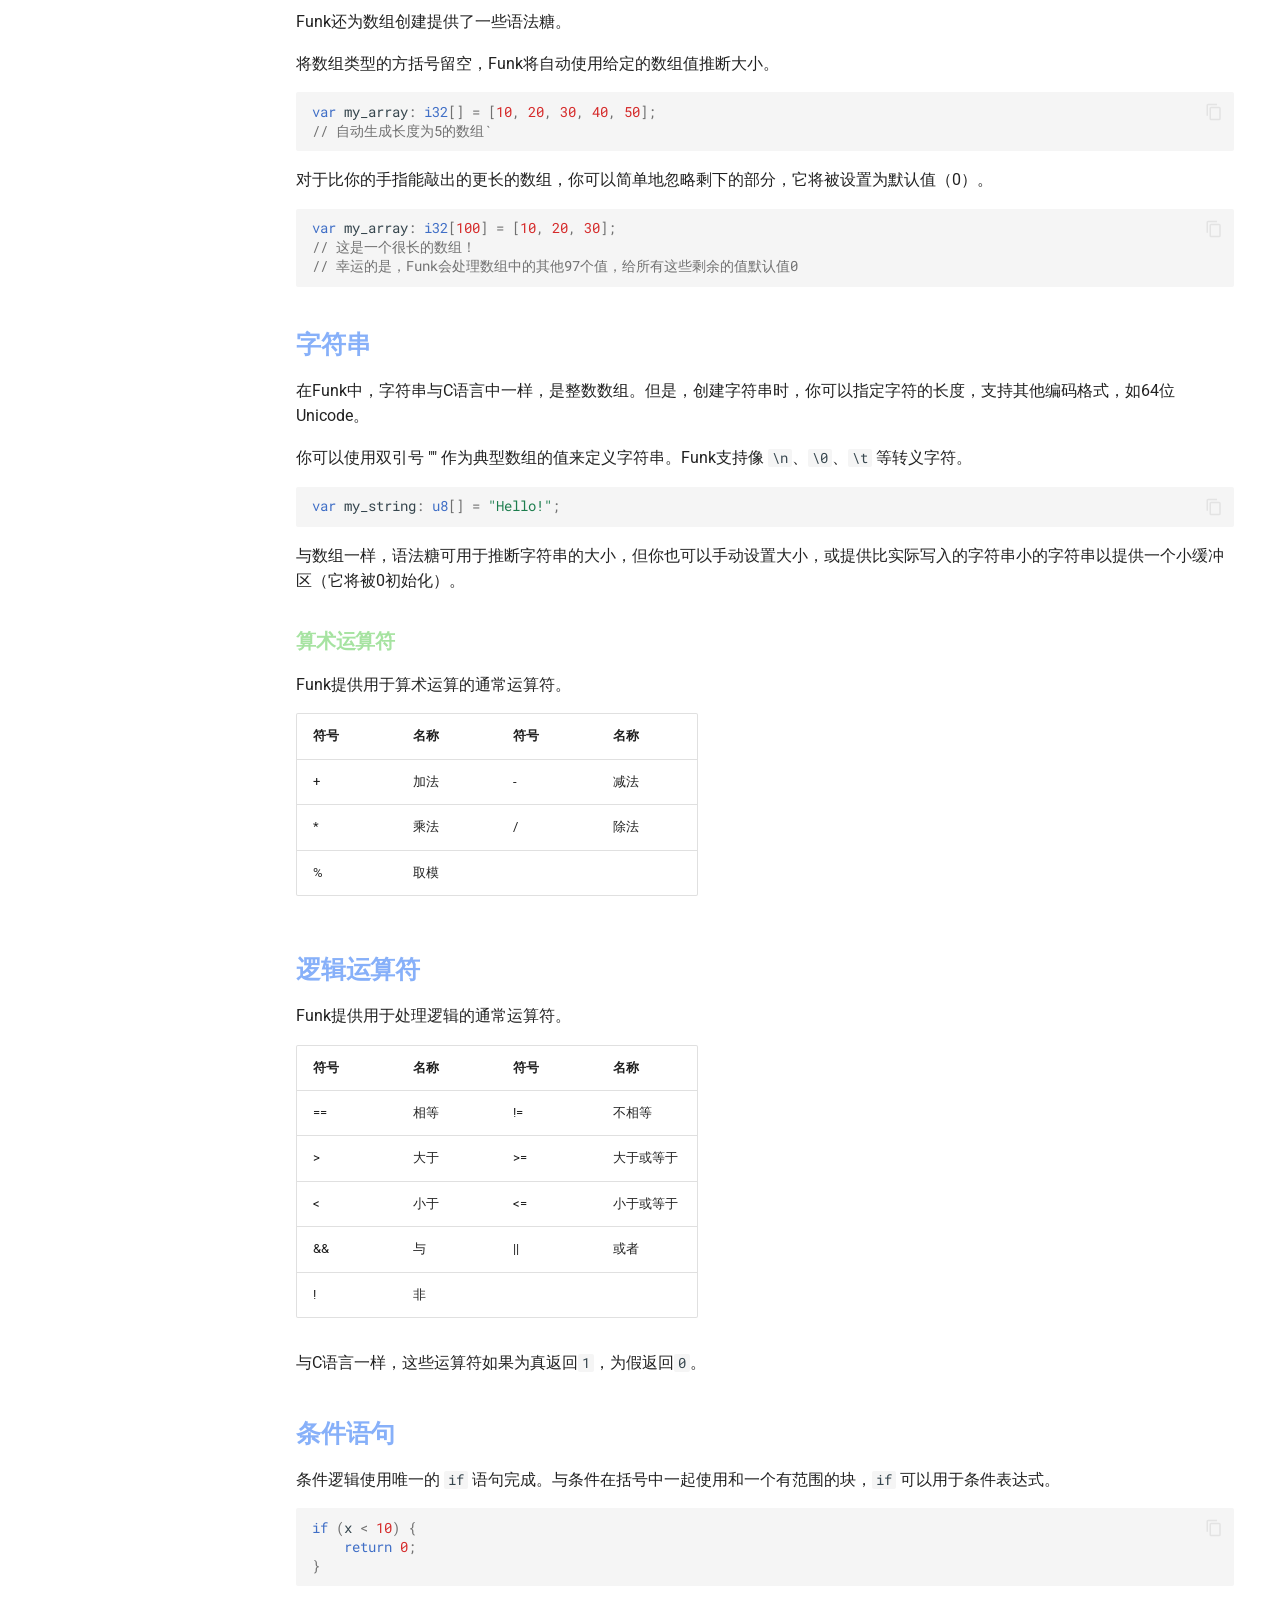
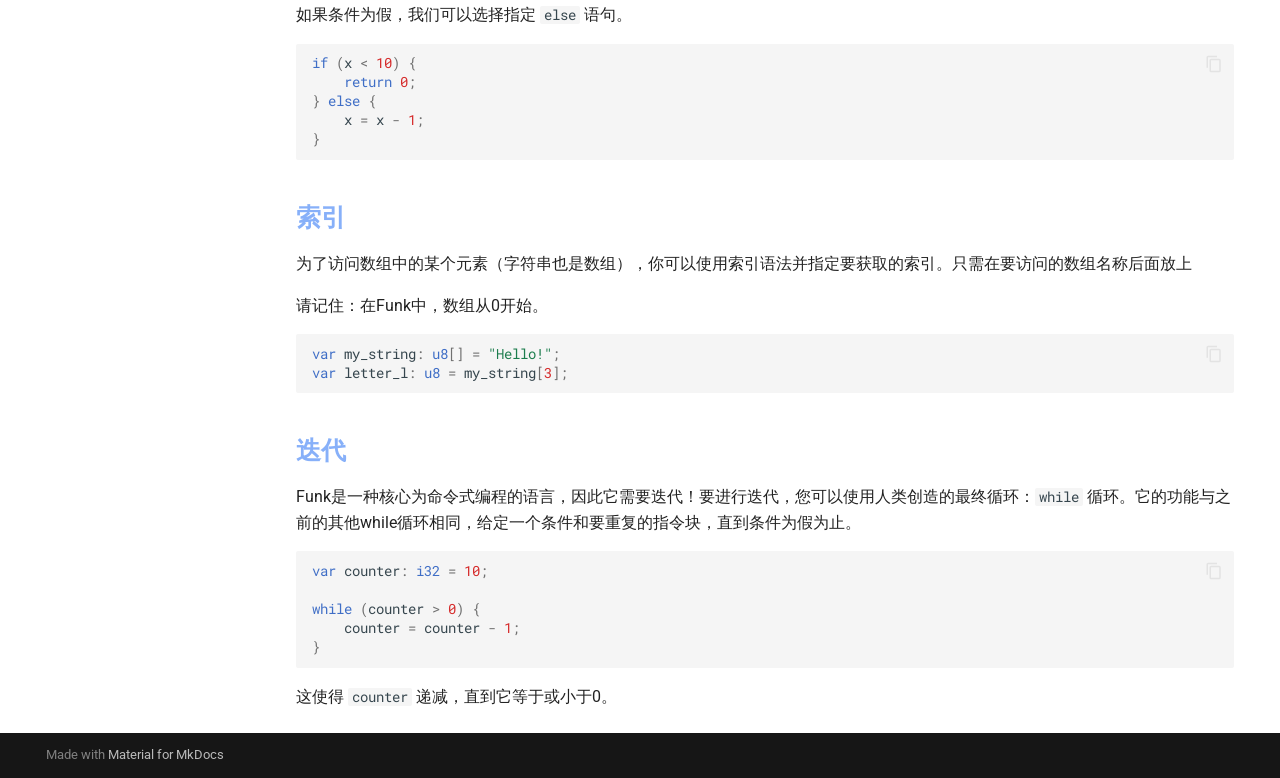
<file: User Documentation/Common_Programming_Concepts_cn/index.html>
<!doctype html>
<html lang="en" class="no-js">
  <head>
    
      <meta charset="utf-8">
      <meta name="viewport" content="width=device-width,initial-scale=1">
      
      
      
      
        <link rel="prev" href="../Common%20Programming%20Concepts/">
      
      
        <link rel="next" href="../Funk%20Introduction/">
      
      
      <link rel="icon" href="../../assets/images/favicon.png">
      <meta name="generator" content="mkdocs-1.5.3, mkdocs-material-9.4.6">
    
    
      
        <title>Common Programming Concepts cn - Glados Documentation</title>
      
    
    
      <link rel="stylesheet" href="../../assets/stylesheets/main.35e1ed30.min.css">
      
        
        <link rel="stylesheet" href="../../assets/stylesheets/palette.356b1318.min.css">
      
      


    
    
      
    
    
      
        
        
        <link rel="preconnect" href="https://fonts.gstatic.com" crossorigin>
        <link rel="stylesheet" href="https://fonts.googleapis.com/css?family=Roboto:300,300i,400,400i,700,700i%7CRoboto+Mono:400,400i,700,700i&display=fallback">
        <style>:root{--md-text-font:"Roboto";--md-code-font:"Roboto Mono"}</style>
      
    
    
      <link rel="stylesheet" href="../../extra.css">
    
    <script>__md_scope=new URL("../..",location),__md_hash=e=>[...e].reduce((e,_)=>(e<<5)-e+_.charCodeAt(0),0),__md_get=(e,_=localStorage,t=__md_scope)=>JSON.parse(_.getItem(t.pathname+"."+e)),__md_set=(e,_,t=localStorage,a=__md_scope)=>{try{t.setItem(a.pathname+"."+e,JSON.stringify(_))}catch(e){}}</script>
    
      

    
    
    
  </head>
  
  
    
    
      
    
    
    
    
    <body dir="ltr" data-md-color-scheme="default" data-md-color-primary="custom" data-md-color-accent="purple">
  
    
    
      <script>var palette=__md_get("__palette");if(palette&&"object"==typeof palette.color)for(var key of Object.keys(palette.color))document.body.setAttribute("data-md-color-"+key,palette.color[key])</script>
    
    <input class="md-toggle" data-md-toggle="drawer" type="checkbox" id="__drawer" autocomplete="off">
    <input class="md-toggle" data-md-toggle="search" type="checkbox" id="__search" autocomplete="off">
    <label class="md-overlay" for="__drawer"></label>
    <div data-md-component="skip">
      
        
        <a href="#_1" class="md-skip">
          Skip to content
        </a>
      
    </div>
    <div data-md-component="announce">
      
    </div>
    
    
      

<header class="md-header" data-md-component="header">
  <nav class="md-header__inner md-grid" aria-label="Header">
    <a href="../.." title="Glados Documentation" class="md-header__button md-logo" aria-label="Glados Documentation" data-md-component="logo">
      
  
  <svg xmlns="http://www.w3.org/2000/svg" viewBox="0 0 24 24"><path d="M12 8a3 3 0 0 0 3-3 3 3 0 0 0-3-3 3 3 0 0 0-3 3 3 3 0 0 0 3 3m0 3.54C9.64 9.35 6.5 8 3 8v11c3.5 0 6.64 1.35 9 3.54 2.36-2.19 5.5-3.54 9-3.54V8c-3.5 0-6.64 1.35-9 3.54Z"/></svg>

    </a>
    <label class="md-header__button md-icon" for="__drawer">
      
      <svg xmlns="http://www.w3.org/2000/svg" viewBox="0 0 24 24"><path d="M3 6h18v2H3V6m0 5h18v2H3v-2m0 5h18v2H3v-2Z"/></svg>
    </label>
    <div class="md-header__title" data-md-component="header-title">
      <div class="md-header__ellipsis">
        <div class="md-header__topic">
          <span class="md-ellipsis">
            Glados Documentation
          </span>
        </div>
        <div class="md-header__topic" data-md-component="header-topic">
          <span class="md-ellipsis">
            
              Common Programming Concepts cn
            
          </span>
        </div>
      </div>
    </div>
    
      
        <form class="md-header__option" data-md-component="palette">
  
    
    
    
    <input class="md-option" data-md-color-media="" data-md-color-scheme="default" data-md-color-primary="custom" data-md-color-accent="purple"  aria-label="Switch to dark mode"  type="radio" name="__palette" id="__palette_1">
    
      <label class="md-header__button md-icon" title="Switch to dark mode" for="__palette_2" hidden>
        <svg xmlns="http://www.w3.org/2000/svg" viewBox="0 0 24 24"><path d="M17 6H7c-3.31 0-6 2.69-6 6s2.69 6 6 6h10c3.31 0 6-2.69 6-6s-2.69-6-6-6zm0 10H7c-2.21 0-4-1.79-4-4s1.79-4 4-4h10c2.21 0 4 1.79 4 4s-1.79 4-4 4zM7 9c-1.66 0-3 1.34-3 3s1.34 3 3 3 3-1.34 3-3-1.34-3-3-3z"/></svg>
      </label>
    
  
    
    
    
    <input class="md-option" data-md-color-media="" data-md-color-scheme="slate" data-md-color-primary="custom" data-md-color-accent="lime"  aria-label="Switch to light mode"  type="radio" name="__palette" id="__palette_2">
    
      <label class="md-header__button md-icon" title="Switch to light mode" for="__palette_1" hidden>
        <svg xmlns="http://www.w3.org/2000/svg" viewBox="0 0 24 24"><path d="M17 7H7a5 5 0 0 0-5 5 5 5 0 0 0 5 5h10a5 5 0 0 0 5-5 5 5 0 0 0-5-5m0 8a3 3 0 0 1-3-3 3 3 0 0 1 3-3 3 3 0 0 1 3 3 3 3 0 0 1-3 3Z"/></svg>
      </label>
    
  
</form>
      
    
    
    
      <label class="md-header__button md-icon" for="__search">
        
        <svg xmlns="http://www.w3.org/2000/svg" viewBox="0 0 24 24"><path d="M9.5 3A6.5 6.5 0 0 1 16 9.5c0 1.61-.59 3.09-1.56 4.23l.27.27h.79l5 5-1.5 1.5-5-5v-.79l-.27-.27A6.516 6.516 0 0 1 9.5 16 6.5 6.5 0 0 1 3 9.5 6.5 6.5 0 0 1 9.5 3m0 2C7 5 5 7 5 9.5S7 14 9.5 14 14 12 14 9.5 12 5 9.5 5Z"/></svg>
      </label>
      <div class="md-search" data-md-component="search" role="dialog">
  <label class="md-search__overlay" for="__search"></label>
  <div class="md-search__inner" role="search">
    <form class="md-search__form" name="search">
      <input type="text" class="md-search__input" name="query" aria-label="Search" placeholder="Search" autocapitalize="off" autocorrect="off" autocomplete="off" spellcheck="false" data-md-component="search-query" required>
      <label class="md-search__icon md-icon" for="__search">
        
        <svg xmlns="http://www.w3.org/2000/svg" viewBox="0 0 24 24"><path d="M9.5 3A6.5 6.5 0 0 1 16 9.5c0 1.61-.59 3.09-1.56 4.23l.27.27h.79l5 5-1.5 1.5-5-5v-.79l-.27-.27A6.516 6.516 0 0 1 9.5 16 6.5 6.5 0 0 1 3 9.5 6.5 6.5 0 0 1 9.5 3m0 2C7 5 5 7 5 9.5S7 14 9.5 14 14 12 14 9.5 12 5 9.5 5Z"/></svg>
        
        <svg xmlns="http://www.w3.org/2000/svg" viewBox="0 0 24 24"><path d="M20 11v2H8l5.5 5.5-1.42 1.42L4.16 12l7.92-7.92L13.5 5.5 8 11h12Z"/></svg>
      </label>
      <nav class="md-search__options" aria-label="Search">
        
        <button type="reset" class="md-search__icon md-icon" title="Clear" aria-label="Clear" tabindex="-1">
          
          <svg xmlns="http://www.w3.org/2000/svg" viewBox="0 0 24 24"><path d="M19 6.41 17.59 5 12 10.59 6.41 5 5 6.41 10.59 12 5 17.59 6.41 19 12 13.41 17.59 19 19 17.59 13.41 12 19 6.41Z"/></svg>
        </button>
      </nav>
      
        <div class="md-search__suggest" data-md-component="search-suggest"></div>
      
    </form>
    <div class="md-search__output">
      <div class="md-search__scrollwrap" data-md-scrollfix>
        <div class="md-search-result" data-md-component="search-result">
          <div class="md-search-result__meta">
            Initializing search
          </div>
          <ol class="md-search-result__list" role="presentation"></ol>
        </div>
      </div>
    </div>
  </div>
</div>
    
    
  </nav>
  
</header>
    
    <div class="md-container" data-md-component="container">
      
      
        
          
            
<nav class="md-tabs" aria-label="Tabs" data-md-component="tabs">
  <div class="md-grid">
    <ul class="md-tabs__list">
      
        
  
  
  
    <li class="md-tabs__item">
      <a href="../.." class="md-tabs__link">
        
  
    
  
  Glados

      </a>
    </li>
  

      
        
  
  
  
    
    
      
  
  
  
    
    
      <li class="md-tabs__item">
        <a href="../../Technical%20Documentation/Ast/Description/" class="md-tabs__link">
          
  
  Technical Documentation

        </a>
      </li>
    
  

    
  

      
        
  
  
    
  
  
    
    
      <li class="md-tabs__item md-tabs__item--active">
        <a href="../Common%20Programming%20Concepts/" class="md-tabs__link">
          
  
  User Documentation

        </a>
      </li>
    
  

      
    </ul>
  </div>
</nav>
          
        
      
      <main class="md-main" data-md-component="main">
        <div class="md-main__inner md-grid">
          
            
              
              <div class="md-sidebar md-sidebar--primary" data-md-component="sidebar" data-md-type="navigation" >
                <div class="md-sidebar__scrollwrap">
                  <div class="md-sidebar__inner">
                    


  


  

<nav class="md-nav md-nav--primary md-nav--lifted md-nav--integrated" aria-label="Navigation" data-md-level="0">
  <label class="md-nav__title" for="__drawer">
    <a href="../.." title="Glados Documentation" class="md-nav__button md-logo" aria-label="Glados Documentation" data-md-component="logo">
      
  
  <svg xmlns="http://www.w3.org/2000/svg" viewBox="0 0 24 24"><path d="M12 8a3 3 0 0 0 3-3 3 3 0 0 0-3-3 3 3 0 0 0-3 3 3 3 0 0 0 3 3m0 3.54C9.64 9.35 6.5 8 3 8v11c3.5 0 6.64 1.35 9 3.54 2.36-2.19 5.5-3.54 9-3.54V8c-3.5 0-6.64 1.35-9 3.54Z"/></svg>

    </a>
    Glados Documentation
  </label>
  
  <ul class="md-nav__list" data-md-scrollfix>
    
      
      
  
  
  
    <li class="md-nav__item">
      <a href="../.." class="md-nav__link">
        
  
  <span class="md-ellipsis">
    Glados
  </span>
  

      </a>
    </li>
  

    
      
      
  
  
  
    
    
    
    
    
      
      
    
    <li class="md-nav__item md-nav__item--section md-nav__item--nested">
      
        
        
        
        <input class="md-nav__toggle md-toggle " type="checkbox" id="__nav_2" >
        
          
          <label class="md-nav__link" for="__nav_2" id="__nav_2_label" tabindex="">
            
  
  <span class="md-ellipsis">
    Technical Documentation
  </span>
  

            <span class="md-nav__icon md-icon"></span>
          </label>
        
        <nav class="md-nav" data-md-level="1" aria-labelledby="__nav_2_label" aria-expanded="false">
          <label class="md-nav__title" for="__nav_2">
            <span class="md-nav__icon md-icon"></span>
            Technical Documentation
          </label>
          <ul class="md-nav__list" data-md-scrollfix>
            
              
                
  
  
  
    
    
    
    
    
      
      
    
    <li class="md-nav__item md-nav__item--section md-nav__item--nested">
      
        
        
        
        <input class="md-nav__toggle md-toggle " type="checkbox" id="__nav_2_1" >
        
          
          <label class="md-nav__link" for="__nav_2_1" id="__nav_2_1_label" tabindex="">
            
  
  <span class="md-ellipsis">
    Ast
  </span>
  

            <span class="md-nav__icon md-icon"></span>
          </label>
        
        <nav class="md-nav" data-md-level="2" aria-labelledby="__nav_2_1_label" aria-expanded="false">
          <label class="md-nav__title" for="__nav_2_1">
            <span class="md-nav__icon md-icon"></span>
            Ast
          </label>
          <ul class="md-nav__list" data-md-scrollfix>
            
              
                
  
  
  
    <li class="md-nav__item">
      <a href="../../Technical%20Documentation/Ast/Description/" class="md-nav__link">
        
  
  <span class="md-ellipsis">
    Description
  </span>
  

      </a>
    </li>
  

              
            
              
                
  
  
  
    <li class="md-nav__item">
      <a href="../../Technical%20Documentation/Ast/Generation/" class="md-nav__link">
        
  
  <span class="md-ellipsis">
    Generation
  </span>
  

      </a>
    </li>
  

              
            
          </ul>
        </nav>
      
    </li>
  

              
            
              
                
  
  
  
    
    
    
    
    
      
      
    
    <li class="md-nav__item md-nav__item--section md-nav__item--nested">
      
        
        
        
        <input class="md-nav__toggle md-toggle " type="checkbox" id="__nav_2_2" >
        
          
          <label class="md-nav__link" for="__nav_2_2" id="__nav_2_2_label" tabindex="">
            
  
  <span class="md-ellipsis">
    Bytecode
  </span>
  

            <span class="md-nav__icon md-icon"></span>
          </label>
        
        <nav class="md-nav" data-md-level="2" aria-labelledby="__nav_2_2_label" aria-expanded="false">
          <label class="md-nav__title" for="__nav_2_2">
            <span class="md-nav__icon md-icon"></span>
            Bytecode
          </label>
          <ul class="md-nav__list" data-md-scrollfix>
            
              
                
  
  
  
    <li class="md-nav__item">
      <a href="../../Technical%20Documentation/Bytecode/Bytecode/" class="md-nav__link">
        
  
  <span class="md-ellipsis">
    Bytecode
  </span>
  

      </a>
    </li>
  

              
            
              
                
  
  
  
    <li class="md-nav__item">
      <a href="../../Technical%20Documentation/Bytecode/Instructions/" class="md-nav__link">
        
  
  <span class="md-ellipsis">
    Instructions
  </span>
  

      </a>
    </li>
  

              
            
          </ul>
        </nav>
      
    </li>
  

              
            
              
                
  
  
  
    
    
    
    
    
      
      
    
    <li class="md-nav__item md-nav__item--section md-nav__item--nested">
      
        
        
        
        <input class="md-nav__toggle md-toggle " type="checkbox" id="__nav_2_3" >
        
          
          <label class="md-nav__link" for="__nav_2_3" id="__nav_2_3_label" tabindex="">
            
  
  <span class="md-ellipsis">
    Funk Language
  </span>
  

            <span class="md-nav__icon md-icon"></span>
          </label>
        
        <nav class="md-nav" data-md-level="2" aria-labelledby="__nav_2_3_label" aria-expanded="false">
          <label class="md-nav__title" for="__nav_2_3">
            <span class="md-nav__icon md-icon"></span>
            Funk Language
          </label>
          <ul class="md-nav__list" data-md-scrollfix>
            
              
                
  
  
  
    <li class="md-nav__item">
      <a href="../../Technical%20Documentation/Funk%20Language/Bnf/" class="md-nav__link">
        
  
  <span class="md-ellipsis">
    Grammar Rules
  </span>
  

      </a>
    </li>
  

              
            
          </ul>
        </nav>
      
    </li>
  

              
            
              
                
  
  
  
    
    
    
    
    
      
      
    
    <li class="md-nav__item md-nav__item--section md-nav__item--nested">
      
        
        
        
        <input class="md-nav__toggle md-toggle " type="checkbox" id="__nav_2_4" >
        
          
          <label class="md-nav__link" for="__nav_2_4" id="__nav_2_4_label" tabindex="">
            
  
  <span class="md-ellipsis">
    Vm
  </span>
  

            <span class="md-nav__icon md-icon"></span>
          </label>
        
        <nav class="md-nav" data-md-level="2" aria-labelledby="__nav_2_4_label" aria-expanded="false">
          <label class="md-nav__title" for="__nav_2_4">
            <span class="md-nav__icon md-icon"></span>
            Vm
          </label>
          <ul class="md-nav__list" data-md-scrollfix>
            
              
                
  
  
  
    <li class="md-nav__item">
      <a href="../../Technical%20Documentation/Vm/Description/" class="md-nav__link">
        
  
  <span class="md-ellipsis">
    Description
  </span>
  

      </a>
    </li>
  

              
            
          </ul>
        </nav>
      
    </li>
  

              
            
          </ul>
        </nav>
      
    </li>
  

    
      
      
  
  
    
  
  
    
    
    
    
    
      
      
    
    <li class="md-nav__item md-nav__item--active md-nav__item--section md-nav__item--nested">
      
        
        
        
        <input class="md-nav__toggle md-toggle " type="checkbox" id="__nav_3" checked>
        
          
          <label class="md-nav__link" for="__nav_3" id="__nav_3_label" tabindex="">
            
  
  <span class="md-ellipsis">
    User Documentation
  </span>
  

            <span class="md-nav__icon md-icon"></span>
          </label>
        
        <nav class="md-nav" data-md-level="1" aria-labelledby="__nav_3_label" aria-expanded="true">
          <label class="md-nav__title" for="__nav_3">
            <span class="md-nav__icon md-icon"></span>
            User Documentation
          </label>
          <ul class="md-nav__list" data-md-scrollfix>
            
              
                
  
  
  
    <li class="md-nav__item">
      <a href="../Common%20Programming%20Concepts/" class="md-nav__link">
        
  
  <span class="md-ellipsis">
    Common Programming Concepts
  </span>
  

      </a>
    </li>
  

              
            
              
                
  
  
    
  
  
    <li class="md-nav__item md-nav__item--active">
      
      <input class="md-nav__toggle md-toggle" type="checkbox" id="__toc">
      
      
      
        <label class="md-nav__link md-nav__link--active" for="__toc">
          
  
  <span class="md-ellipsis">
    Common Programming Concepts cn
  </span>
  

          <span class="md-nav__icon md-icon"></span>
        </label>
      
      <a href="./" class="md-nav__link md-nav__link--active">
        
  
  <span class="md-ellipsis">
    Common Programming Concepts cn
  </span>
  

      </a>
      
        

<nav class="md-nav md-nav--secondary" aria-label="Table of contents">
  
  
  
  
    <label class="md-nav__title" for="__toc">
      <span class="md-nav__icon md-icon"></span>
      Table of contents
    </label>
    <ul class="md-nav__list" data-md-component="toc" data-md-scrollfix>
      
        <li class="md-nav__item">
  <a href="#_1" class="md-nav__link">
    常见编程概念
  </a>
  
</li>
      
        <li class="md-nav__item">
  <a href="#_2" class="md-nav__link">
    变量
  </a>
  
</li>
      
        <li class="md-nav__item">
  <a href="#_3" class="md-nav__link">
    类型
  </a>
  
    <nav class="md-nav" aria-label="类型">
      <ul class="md-nav__list">
        
          <li class="md-nav__item">
  <a href="#_4" class="md-nav__link">
    原始类型
  </a>
  
</li>
        
          <li class="md-nav__item">
  <a href="#_5" class="md-nav__link">
    数组
  </a>
  
</li>
        
      </ul>
    </nav>
  
</li>
      
        <li class="md-nav__item">
  <a href="#_6" class="md-nav__link">
    字符串
  </a>
  
    <nav class="md-nav" aria-label="字符串">
      <ul class="md-nav__list">
        
          <li class="md-nav__item">
  <a href="#_7" class="md-nav__link">
    算术运算符
  </a>
  
</li>
        
      </ul>
    </nav>
  
</li>
      
        <li class="md-nav__item">
  <a href="#_8" class="md-nav__link">
    逻辑运算符
  </a>
  
</li>
      
        <li class="md-nav__item">
  <a href="#_9" class="md-nav__link">
    条件语句
  </a>
  
</li>
      
        <li class="md-nav__item">
  <a href="#_10" class="md-nav__link">
    索引
  </a>
  
</li>
      
        <li class="md-nav__item">
  <a href="#_11" class="md-nav__link">
    迭代
  </a>
  
</li>
      
    </ul>
  
</nav>
      
    </li>
  

              
            
              
                
  
  
  
    <li class="md-nav__item">
      <a href="../Funk%20Introduction/" class="md-nav__link">
        
  
  <span class="md-ellipsis">
    Funk Introduction
  </span>
  

      </a>
    </li>
  

              
            
              
                
  
  
  
    <li class="md-nav__item">
      <a href="../Funk_Introduction_cn/" class="md-nav__link">
        
  
  <span class="md-ellipsis">
    Funk Introduction cn
  </span>
  

      </a>
    </li>
  

              
            
          </ul>
        </nav>
      
    </li>
  

    
  </ul>
</nav>
                  </div>
                </div>
              </div>
            
            
          
          
            <div class="md-content" data-md-component="content">
              <article class="md-content__inner md-typeset">
                
                  


  <h1>Common Programming Concepts cn</h1>

<h2 id="_1">常见编程概念</h2>
<p>在本章中，我们将涵盖Funk与其他语言共享的所有常见概念。具体而言，我们将讨论变量、循环、条件语句、函数和输入/输出。</p>
<h2 id="_2">变量</h2>
<p>在Funk中，变量与其他语言的变量概念相似。它是用于在内存中存储数据的标识符。</p>
<p>我们使用 <code>var</code> 语法来定义变量并将它们绑定到类型。一旦变量被绑定，就不能将其与另一种类型的数据关联，除非我们再次使用 <code>var</code> 重新声明并指定类型。</p>
<p>以下是如何使用 <code>var</code>：</p>
<div class="highlight"><pre><span></span><code><a id="__codelineno-0-1" name="__codelineno-0-1" href="#__codelineno-0-1"></a><span class="kd">var</span><span class="w"> </span><span class="nx">my_variable</span><span class="o">:</span><span class="w"> </span><span class="kt">i32</span><span class="w"> </span><span class="o">=</span><span class="w"> </span><span class="mf">10</span><span class="p">;</span>
</code></pre></div>
<p>这在堆栈中创建一个新变量。我们在 <code>:</code> 后面指定类型。类型将在下一章中描述。然后使用等号 <code>=</code> 将表达式（这里是10）与变量关联起来。你可能会注意到在行末有一个分号 <code>;</code>，所有Funk指令必须以分号结束才能有效。</p>
<p>一旦定义了变量，你可以使用赋值语法和等号 = 符号重新分配新值。</p>
<div class="highlight"><pre><span></span><code><a id="__codelineno-1-1" name="__codelineno-1-1" href="#__codelineno-1-1"></a><span class="kd">var</span><span class="w"> </span><span class="nx">my_variable</span><span class="o">:</span><span class="w"> </span><span class="kt">i32</span><span class="w"> </span><span class="o">=</span><span class="w"> </span><span class="mf">10</span><span class="p">;</span>
<a id="__codelineno-1-2" name="__codelineno-1-2" href="#__codelineno-1-2"></a><span class="nx">my_variable</span><span class="w"> </span><span class="o">=</span><span class="w"> </span><span class="mf">20</span><span class="p">;</span>
</code></pre></div>
<p>这将更改存储在变量中的值，但不改变变量的大小。</p>
<h2 id="_3">类型</h2>
<h3 id="_4">原始类型</h3>
<p>Funk支持最多64位的数字。</p>
<table>
<thead>
<tr>
<th>有符号</th>
<th>无符号</th>
<th>大小</th>
<th>描述</th>
</tr>
</thead>
<tbody>
<tr>
<td>i8</td>
<td>u8</td>
<td>8位</td>
<td>整数</td>
</tr>
<tr>
<td>i16</td>
<td>u16</td>
<td>16位</td>
<td>整数</td>
</tr>
<tr>
<td>i32</td>
<td>u32</td>
<td>32位</td>
<td>整数</td>
</tr>
<tr>
<td>i64</td>
<td>u64</td>
<td>64位</td>
<td>整数</td>
</tr>
<tr>
<td>f32</td>
<td></td>
<td>-</td>
<td>32位</td>
</tr>
<tr>
<td>f64</td>
<td></td>
<td>-</td>
<td>64位</td>
</tr>
</tbody>
</table>
<h3 id="_5">数组</h3>
<p>数组是具有相同类型的固定大小的项目列表。在内存中，数组中的每个元素都相邻。数组的每一位都在内存中对齐。</p>
<p>表示包含10个8位无符号元素的数组的类型表示如下：<code>u8[10]</code>。在Funk中，我们使用方括号指定数组，并用一个字面整数指定其大小。通过在方括号前面加上原始类型，可以给出每个元素的大小。</p>
<p>为了给它赋值，我们使用方括号，并用逗号分隔每个表达式。</p>
<div class="highlight"><pre><span></span><code><a id="__codelineno-2-1" name="__codelineno-2-1" href="#__codelineno-2-1"></a><span class="kd">var</span><span class="w"> </span><span class="nx">my_array</span><span class="o">:</span><span class="w"> </span><span class="kt">i32</span><span class="p">[</span><span class="mf">5</span><span class="p">]</span><span class="w"> </span><span class="o">=</span><span class="w"> </span><span class="p">[</span><span class="mf">10</span><span class="p">,</span><span class="w"> </span><span class="mf">20</span><span class="p">,</span><span class="w"> </span><span class="mf">30</span><span class="p">,</span><span class="w"> </span><span class="mf">40</span><span class="p">,</span><span class="w"> </span><span class="mf">50</span><span class="p">];</span>
</code></pre></div>
<p>Funk还为数组创建提供了一些语法糖。</p>
<p>将数组类型的方括号留空，Funk将自动使用给定的数组值推断大小。</p>
<div class="highlight"><pre><span></span><code><a id="__codelineno-3-1" name="__codelineno-3-1" href="#__codelineno-3-1"></a><span class="kd">var</span><span class="w"> </span><span class="nx">my_array</span><span class="o">:</span><span class="w"> </span><span class="kt">i32</span><span class="p">[]</span><span class="w"> </span><span class="o">=</span><span class="w"> </span><span class="p">[</span><span class="mf">10</span><span class="p">,</span><span class="w"> </span><span class="mf">20</span><span class="p">,</span><span class="w"> </span><span class="mf">30</span><span class="p">,</span><span class="w"> </span><span class="mf">40</span><span class="p">,</span><span class="w"> </span><span class="mf">50</span><span class="p">];</span>
<a id="__codelineno-3-2" name="__codelineno-3-2" href="#__codelineno-3-2"></a><span class="c1">// 自动生成长度为5的数组`</span>
</code></pre></div>
<p>对于比你的手指能敲出的更长的数组，你可以简单地忽略剩下的部分，它将被设置为默认值（0）。</p>
<div class="highlight"><pre><span></span><code><a id="__codelineno-4-1" name="__codelineno-4-1" href="#__codelineno-4-1"></a><span class="kd">var</span><span class="w"> </span><span class="nx">my_array</span><span class="o">:</span><span class="w"> </span><span class="kt">i32</span><span class="p">[</span><span class="mf">100</span><span class="p">]</span><span class="w"> </span><span class="o">=</span><span class="w"> </span><span class="p">[</span><span class="mf">10</span><span class="p">,</span><span class="w"> </span><span class="mf">20</span><span class="p">,</span><span class="w"> </span><span class="mf">30</span><span class="p">];</span>
<a id="__codelineno-4-2" name="__codelineno-4-2" href="#__codelineno-4-2"></a><span class="c1">// 这是一个很长的数组！</span>
<a id="__codelineno-4-3" name="__codelineno-4-3" href="#__codelineno-4-3"></a><span class="c1">// 幸运的是，Funk会处理数组中的其他97个值，给所有这些剩余的值默认值0</span>
</code></pre></div>
<h2 id="_6">字符串</h2>
<p>在Funk中，字符串与C语言中一样，是整数数组。但是，创建字符串时，你可以指定字符的长度，支持其他编码格式，如64位Unicode。</p>
<p>你可以使用双引号 "" 作为典型数组的值来定义字符串。Funk支持像 <code>\n</code>、<code>\0</code>、<code>\t</code> 等转义字符。</p>
<div class="highlight"><pre><span></span><code><a id="__codelineno-5-1" name="__codelineno-5-1" href="#__codelineno-5-1"></a><span class="kd">var</span><span class="w"> </span><span class="nx">my_string</span><span class="o">:</span><span class="w"> </span><span class="kt">u8</span><span class="p">[]</span><span class="w"> </span><span class="o">=</span><span class="w"> </span><span class="s2">&quot;Hello!&quot;</span><span class="p">;</span>
</code></pre></div>
<p>与数组一样，语法糖可用于推断字符串的大小，但你也可以手动设置大小，或提供比实际写入的字符串小的字符串以提供一个小缓冲区（它将被0初始化）。</p>
<h3 id="_7">算术运算符</h3>
<p>Funk提供用于算术运算的通常运算符。</p>
<table>
<thead>
<tr>
<th>符号</th>
<th>名称</th>
<th>符号</th>
<th>名称</th>
</tr>
</thead>
<tbody>
<tr>
<td>+</td>
<td>加法</td>
<td>-</td>
<td>减法</td>
</tr>
<tr>
<td>*</td>
<td>乘法</td>
<td>/</td>
<td>除法</td>
</tr>
<tr>
<td>%</td>
<td>取模</td>
<td></td>
<td></td>
</tr>
</tbody>
</table>
<h2 id="_8">逻辑运算符</h2>
<p>Funk提供用于处理逻辑的通常运算符。</p>
<table>
<thead>
<tr>
<th>符号</th>
<th>名称</th>
<th>符号</th>
<th>名称</th>
</tr>
</thead>
<tbody>
<tr>
<td>==</td>
<td>相等</td>
<td>!=</td>
<td>不相等</td>
</tr>
<tr>
<td>&gt;</td>
<td>大于</td>
<td>&gt;=</td>
<td>大于或等于</td>
</tr>
<tr>
<td>&lt;</td>
<td>小于</td>
<td>&lt;=</td>
<td>小于或等于</td>
</tr>
<tr>
<td>&amp;&amp;</td>
<td>与</td>
<td>||</td>
<td>或者</td>
</tr>
<tr>
<td>!</td>
<td>非</td>
<td></td>
<td></td>
</tr>
</tbody>
</table>
<p>与C语言一样，这些运算符如果为真返回<code>1</code>，为假返回<code>0</code>。</p>
<h2 id="_9">条件语句</h2>
<p>条件逻辑使用唯一的 <code>if</code> 语句完成。与条件在括号中一起使用和一个有范围的块，<code>if</code> 可以用于条件表达式。</p>
<div class="highlight"><pre><span></span><code><a id="__codelineno-6-1" name="__codelineno-6-1" href="#__codelineno-6-1"></a><span class="k">if</span><span class="w"> </span><span class="p">(</span><span class="nx">x</span><span class="w"> </span><span class="o">&lt;</span><span class="w"> </span><span class="mf">10</span><span class="p">)</span><span class="w"> </span><span class="p">{</span>
<a id="__codelineno-6-2" name="__codelineno-6-2" href="#__codelineno-6-2"></a><span class="w">    </span><span class="k">return</span><span class="w"> </span><span class="mf">0</span><span class="p">;</span>
<a id="__codelineno-6-3" name="__codelineno-6-3" href="#__codelineno-6-3"></a><span class="p">}</span>
</code></pre></div>
<p>如果条件为假，我们可以选择指定 <code>else</code> 语句。</p>
<div class="highlight"><pre><span></span><code><a id="__codelineno-7-1" name="__codelineno-7-1" href="#__codelineno-7-1"></a><span class="k">if</span><span class="w"> </span><span class="p">(</span><span class="nx">x</span><span class="w"> </span><span class="o">&lt;</span><span class="w"> </span><span class="mf">10</span><span class="p">)</span><span class="w"> </span><span class="p">{</span>
<a id="__codelineno-7-2" name="__codelineno-7-2" href="#__codelineno-7-2"></a><span class="w">    </span><span class="k">return</span><span class="w"> </span><span class="mf">0</span><span class="p">;</span>
<a id="__codelineno-7-3" name="__codelineno-7-3" href="#__codelineno-7-3"></a><span class="p">}</span><span class="w"> </span><span class="k">else</span><span class="w"> </span><span class="p">{</span>
<a id="__codelineno-7-4" name="__codelineno-7-4" href="#__codelineno-7-4"></a><span class="w">    </span><span class="nx">x</span><span class="w"> </span><span class="o">=</span><span class="w"> </span><span class="nx">x</span><span class="w"> </span><span class="o">-</span><span class="w"> </span><span class="mf">1</span><span class="p">;</span>
<a id="__codelineno-7-5" name="__codelineno-7-5" href="#__codelineno-7-5"></a><span class="p">}</span>
</code></pre></div>
<h2 id="_10">索引</h2>
<p>为了访问数组中的某个元素（字符串也是数组），你可以使用索引语法并指定要获取的索引。只需在要访问的数组名称后面放上</p>
<p>请记住：在Funk中，数组从0开始。</p>
<div class="highlight"><pre><span></span><code><a id="__codelineno-8-1" name="__codelineno-8-1" href="#__codelineno-8-1"></a><span class="kd">var</span><span class="w"> </span><span class="nx">my_string</span><span class="o">:</span><span class="w"> </span><span class="kt">u8</span><span class="p">[]</span><span class="w"> </span><span class="o">=</span><span class="w"> </span><span class="s2">&quot;Hello!&quot;</span><span class="p">;</span>
<a id="__codelineno-8-2" name="__codelineno-8-2" href="#__codelineno-8-2"></a><span class="kd">var</span><span class="w"> </span><span class="nx">letter_l</span><span class="o">:</span><span class="w"> </span><span class="kt">u8</span><span class="w"> </span><span class="o">=</span><span class="w"> </span><span class="nx">my_string</span><span class="p">[</span><span class="mf">3</span><span class="p">];</span>
</code></pre></div>
<h2 id="_11">迭代</h2>
<p>Funk是一种核心为命令式编程的语言，因此它需要迭代！要进行迭代，您可以使用人类创造的最终循环：<code>while</code> 循环。它的功能与之前的其他while循环相同，给定一个条件和要重复的指令块，直到条件为假为止。</p>
<div class="highlight"><pre><span></span><code><a id="__codelineno-9-1" name="__codelineno-9-1" href="#__codelineno-9-1"></a><span class="kd">var</span><span class="w"> </span><span class="nx">counter</span><span class="o">:</span><span class="w"> </span><span class="kt">i32</span><span class="w"> </span><span class="o">=</span><span class="w"> </span><span class="mf">10</span><span class="p">;</span>
<a id="__codelineno-9-2" name="__codelineno-9-2" href="#__codelineno-9-2"></a>
<a id="__codelineno-9-3" name="__codelineno-9-3" href="#__codelineno-9-3"></a><span class="k">while</span><span class="w"> </span><span class="p">(</span><span class="nx">counter</span><span class="w"> </span><span class="o">&gt;</span><span class="w"> </span><span class="mf">0</span><span class="p">)</span><span class="w"> </span><span class="p">{</span>
<a id="__codelineno-9-4" name="__codelineno-9-4" href="#__codelineno-9-4"></a><span class="w">    </span><span class="nx">counter</span><span class="w"> </span><span class="o">=</span><span class="w"> </span><span class="nx">counter</span><span class="w"> </span><span class="o">-</span><span class="w"> </span><span class="mf">1</span><span class="p">;</span>
<a id="__codelineno-9-5" name="__codelineno-9-5" href="#__codelineno-9-5"></a><span class="p">}</span>
</code></pre></div>
<p>这使得 <code>counter</code> 递减，直到它等于或小于0。</p>





                
              </article>
            </div>
          
          
  <script>var tabs=__md_get("__tabs");if(Array.isArray(tabs))e:for(var set of document.querySelectorAll(".tabbed-set")){var tab,labels=set.querySelector(".tabbed-labels");for(tab of tabs)for(var label of labels.getElementsByTagName("label"))if(label.innerText.trim()===tab){var input=document.getElementById(label.htmlFor);input.checked=!0;continue e}}</script>

        </div>
        
          <button type="button" class="md-top md-icon" data-md-component="top" hidden>
  
  <svg xmlns="http://www.w3.org/2000/svg" viewBox="0 0 24 24"><path d="M13 20h-2V8l-5.5 5.5-1.42-1.42L12 4.16l7.92 7.92-1.42 1.42L13 8v12Z"/></svg>
  Back to top
</button>
        
      </main>
      
        <footer class="md-footer">
  
  <div class="md-footer-meta md-typeset">
    <div class="md-footer-meta__inner md-grid">
      <div class="md-copyright">
  
  
    Made with
    <a href="https://squidfunk.github.io/mkdocs-material/" target="_blank" rel="noopener">
      Material for MkDocs
    </a>
  
</div>
      
    </div>
  </div>
</footer>
      
    </div>
    <div class="md-dialog" data-md-component="dialog">
      <div class="md-dialog__inner md-typeset"></div>
    </div>
    
    
    <script id="__config" type="application/json">{"base": "../..", "features": ["navigation.tabs", "navigation.sections", "toc.integrate", "navigation.top", "search.suggest", "search.highlight", "content.tabs.link", "content.code.annotation", "content.code.copy"], "search": "../../assets/javascripts/workers/search.f886a092.min.js", "translations": {"clipboard.copied": "Copied to clipboard", "clipboard.copy": "Copy to clipboard", "search.result.more.one": "1 more on this page", "search.result.more.other": "# more on this page", "search.result.none": "No matching documents", "search.result.one": "1 matching document", "search.result.other": "# matching documents", "search.result.placeholder": "Type to start searching", "search.result.term.missing": "Missing", "select.version": "Select version"}}</script>
    
    
      <script src="../../assets/javascripts/bundle.aecac24b.min.js"></script>
      
    
  </body>
</html>
</file>
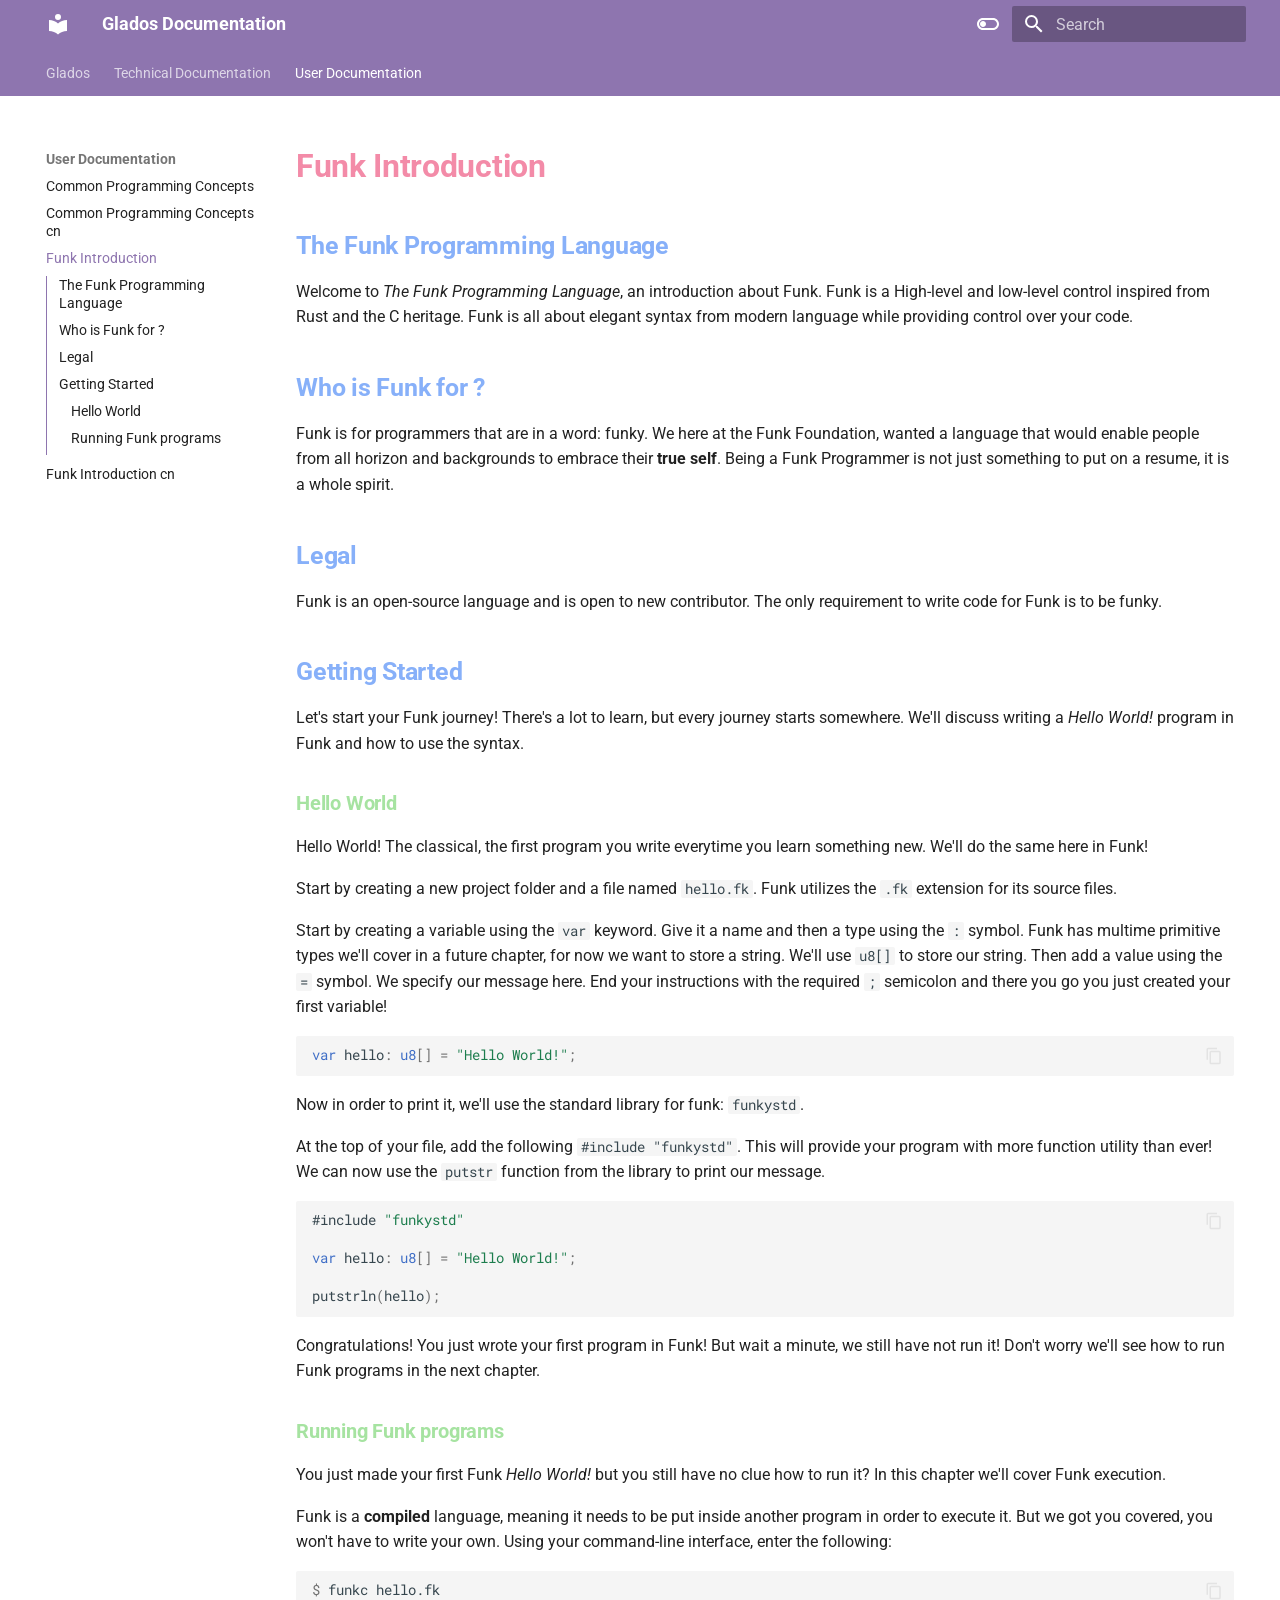
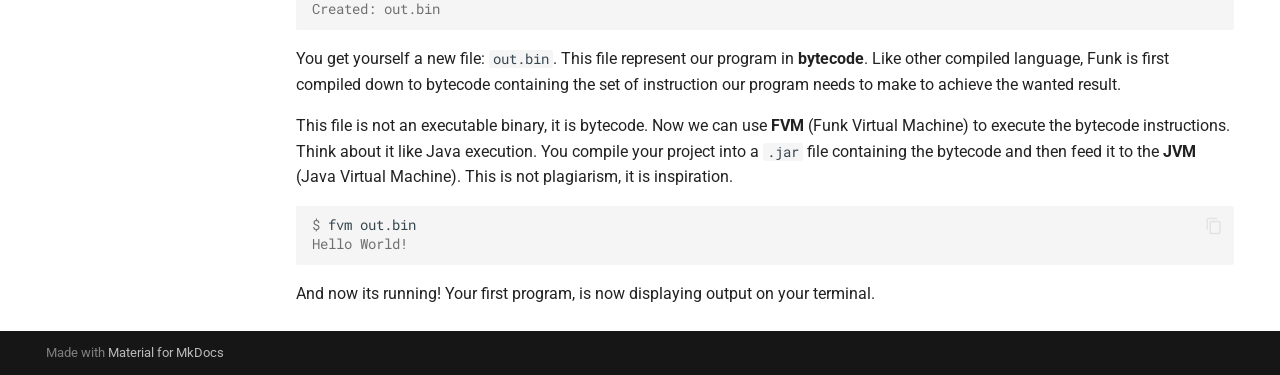
<file: User Documentation/Funk Introduction/index.html>
<!doctype html>
<html lang="en" class="no-js">
  <head>
    
      <meta charset="utf-8">
      <meta name="viewport" content="width=device-width,initial-scale=1">
      
      
      
      
        <link rel="prev" href="../Common_Programming_Concepts_cn/">
      
      
        <link rel="next" href="../Funk_Introduction_cn/">
      
      
      <link rel="icon" href="../../assets/images/favicon.png">
      <meta name="generator" content="mkdocs-1.5.3, mkdocs-material-9.4.6">
    
    
      
        <title>Funk Introduction - Glados Documentation</title>
      
    
    
      <link rel="stylesheet" href="../../assets/stylesheets/main.35e1ed30.min.css">
      
        
        <link rel="stylesheet" href="../../assets/stylesheets/palette.356b1318.min.css">
      
      


    
    
      
    
    
      
        
        
        <link rel="preconnect" href="https://fonts.gstatic.com" crossorigin>
        <link rel="stylesheet" href="https://fonts.googleapis.com/css?family=Roboto:300,300i,400,400i,700,700i%7CRoboto+Mono:400,400i,700,700i&display=fallback">
        <style>:root{--md-text-font:"Roboto";--md-code-font:"Roboto Mono"}</style>
      
    
    
      <link rel="stylesheet" href="../../extra.css">
    
    <script>__md_scope=new URL("../..",location),__md_hash=e=>[...e].reduce((e,_)=>(e<<5)-e+_.charCodeAt(0),0),__md_get=(e,_=localStorage,t=__md_scope)=>JSON.parse(_.getItem(t.pathname+"."+e)),__md_set=(e,_,t=localStorage,a=__md_scope)=>{try{t.setItem(a.pathname+"."+e,JSON.stringify(_))}catch(e){}}</script>
    
      

    
    
    
  </head>
  
  
    
    
      
    
    
    
    
    <body dir="ltr" data-md-color-scheme="default" data-md-color-primary="custom" data-md-color-accent="purple">
  
    
    
      <script>var palette=__md_get("__palette");if(palette&&"object"==typeof palette.color)for(var key of Object.keys(palette.color))document.body.setAttribute("data-md-color-"+key,palette.color[key])</script>
    
    <input class="md-toggle" data-md-toggle="drawer" type="checkbox" id="__drawer" autocomplete="off">
    <input class="md-toggle" data-md-toggle="search" type="checkbox" id="__search" autocomplete="off">
    <label class="md-overlay" for="__drawer"></label>
    <div data-md-component="skip">
      
        
        <a href="#the-funk-programming-language" class="md-skip">
          Skip to content
        </a>
      
    </div>
    <div data-md-component="announce">
      
    </div>
    
    
      

<header class="md-header" data-md-component="header">
  <nav class="md-header__inner md-grid" aria-label="Header">
    <a href="../.." title="Glados Documentation" class="md-header__button md-logo" aria-label="Glados Documentation" data-md-component="logo">
      
  
  <svg xmlns="http://www.w3.org/2000/svg" viewBox="0 0 24 24"><path d="M12 8a3 3 0 0 0 3-3 3 3 0 0 0-3-3 3 3 0 0 0-3 3 3 3 0 0 0 3 3m0 3.54C9.64 9.35 6.5 8 3 8v11c3.5 0 6.64 1.35 9 3.54 2.36-2.19 5.5-3.54 9-3.54V8c-3.5 0-6.64 1.35-9 3.54Z"/></svg>

    </a>
    <label class="md-header__button md-icon" for="__drawer">
      
      <svg xmlns="http://www.w3.org/2000/svg" viewBox="0 0 24 24"><path d="M3 6h18v2H3V6m0 5h18v2H3v-2m0 5h18v2H3v-2Z"/></svg>
    </label>
    <div class="md-header__title" data-md-component="header-title">
      <div class="md-header__ellipsis">
        <div class="md-header__topic">
          <span class="md-ellipsis">
            Glados Documentation
          </span>
        </div>
        <div class="md-header__topic" data-md-component="header-topic">
          <span class="md-ellipsis">
            
              Funk Introduction
            
          </span>
        </div>
      </div>
    </div>
    
      
        <form class="md-header__option" data-md-component="palette">
  
    
    
    
    <input class="md-option" data-md-color-media="" data-md-color-scheme="default" data-md-color-primary="custom" data-md-color-accent="purple"  aria-label="Switch to dark mode"  type="radio" name="__palette" id="__palette_1">
    
      <label class="md-header__button md-icon" title="Switch to dark mode" for="__palette_2" hidden>
        <svg xmlns="http://www.w3.org/2000/svg" viewBox="0 0 24 24"><path d="M17 6H7c-3.31 0-6 2.69-6 6s2.69 6 6 6h10c3.31 0 6-2.69 6-6s-2.69-6-6-6zm0 10H7c-2.21 0-4-1.79-4-4s1.79-4 4-4h10c2.21 0 4 1.79 4 4s-1.79 4-4 4zM7 9c-1.66 0-3 1.34-3 3s1.34 3 3 3 3-1.34 3-3-1.34-3-3-3z"/></svg>
      </label>
    
  
    
    
    
    <input class="md-option" data-md-color-media="" data-md-color-scheme="slate" data-md-color-primary="custom" data-md-color-accent="lime"  aria-label="Switch to light mode"  type="radio" name="__palette" id="__palette_2">
    
      <label class="md-header__button md-icon" title="Switch to light mode" for="__palette_1" hidden>
        <svg xmlns="http://www.w3.org/2000/svg" viewBox="0 0 24 24"><path d="M17 7H7a5 5 0 0 0-5 5 5 5 0 0 0 5 5h10a5 5 0 0 0 5-5 5 5 0 0 0-5-5m0 8a3 3 0 0 1-3-3 3 3 0 0 1 3-3 3 3 0 0 1 3 3 3 3 0 0 1-3 3Z"/></svg>
      </label>
    
  
</form>
      
    
    
    
      <label class="md-header__button md-icon" for="__search">
        
        <svg xmlns="http://www.w3.org/2000/svg" viewBox="0 0 24 24"><path d="M9.5 3A6.5 6.5 0 0 1 16 9.5c0 1.61-.59 3.09-1.56 4.23l.27.27h.79l5 5-1.5 1.5-5-5v-.79l-.27-.27A6.516 6.516 0 0 1 9.5 16 6.5 6.5 0 0 1 3 9.5 6.5 6.5 0 0 1 9.5 3m0 2C7 5 5 7 5 9.5S7 14 9.5 14 14 12 14 9.5 12 5 9.5 5Z"/></svg>
      </label>
      <div class="md-search" data-md-component="search" role="dialog">
  <label class="md-search__overlay" for="__search"></label>
  <div class="md-search__inner" role="search">
    <form class="md-search__form" name="search">
      <input type="text" class="md-search__input" name="query" aria-label="Search" placeholder="Search" autocapitalize="off" autocorrect="off" autocomplete="off" spellcheck="false" data-md-component="search-query" required>
      <label class="md-search__icon md-icon" for="__search">
        
        <svg xmlns="http://www.w3.org/2000/svg" viewBox="0 0 24 24"><path d="M9.5 3A6.5 6.5 0 0 1 16 9.5c0 1.61-.59 3.09-1.56 4.23l.27.27h.79l5 5-1.5 1.5-5-5v-.79l-.27-.27A6.516 6.516 0 0 1 9.5 16 6.5 6.5 0 0 1 3 9.5 6.5 6.5 0 0 1 9.5 3m0 2C7 5 5 7 5 9.5S7 14 9.5 14 14 12 14 9.5 12 5 9.5 5Z"/></svg>
        
        <svg xmlns="http://www.w3.org/2000/svg" viewBox="0 0 24 24"><path d="M20 11v2H8l5.5 5.5-1.42 1.42L4.16 12l7.92-7.92L13.5 5.5 8 11h12Z"/></svg>
      </label>
      <nav class="md-search__options" aria-label="Search">
        
        <button type="reset" class="md-search__icon md-icon" title="Clear" aria-label="Clear" tabindex="-1">
          
          <svg xmlns="http://www.w3.org/2000/svg" viewBox="0 0 24 24"><path d="M19 6.41 17.59 5 12 10.59 6.41 5 5 6.41 10.59 12 5 17.59 6.41 19 12 13.41 17.59 19 19 17.59 13.41 12 19 6.41Z"/></svg>
        </button>
      </nav>
      
        <div class="md-search__suggest" data-md-component="search-suggest"></div>
      
    </form>
    <div class="md-search__output">
      <div class="md-search__scrollwrap" data-md-scrollfix>
        <div class="md-search-result" data-md-component="search-result">
          <div class="md-search-result__meta">
            Initializing search
          </div>
          <ol class="md-search-result__list" role="presentation"></ol>
        </div>
      </div>
    </div>
  </div>
</div>
    
    
  </nav>
  
</header>
    
    <div class="md-container" data-md-component="container">
      
      
        
          
            
<nav class="md-tabs" aria-label="Tabs" data-md-component="tabs">
  <div class="md-grid">
    <ul class="md-tabs__list">
      
        
  
  
  
    <li class="md-tabs__item">
      <a href="../.." class="md-tabs__link">
        
  
    
  
  Glados

      </a>
    </li>
  

      
        
  
  
  
    
    
      
  
  
  
    
    
      <li class="md-tabs__item">
        <a href="../../Technical%20Documentation/Ast/Description/" class="md-tabs__link">
          
  
  Technical Documentation

        </a>
      </li>
    
  

    
  

      
        
  
  
    
  
  
    
    
      <li class="md-tabs__item md-tabs__item--active">
        <a href="../Common%20Programming%20Concepts/" class="md-tabs__link">
          
  
  User Documentation

        </a>
      </li>
    
  

      
    </ul>
  </div>
</nav>
          
        
      
      <main class="md-main" data-md-component="main">
        <div class="md-main__inner md-grid">
          
            
              
              <div class="md-sidebar md-sidebar--primary" data-md-component="sidebar" data-md-type="navigation" >
                <div class="md-sidebar__scrollwrap">
                  <div class="md-sidebar__inner">
                    


  


  

<nav class="md-nav md-nav--primary md-nav--lifted md-nav--integrated" aria-label="Navigation" data-md-level="0">
  <label class="md-nav__title" for="__drawer">
    <a href="../.." title="Glados Documentation" class="md-nav__button md-logo" aria-label="Glados Documentation" data-md-component="logo">
      
  
  <svg xmlns="http://www.w3.org/2000/svg" viewBox="0 0 24 24"><path d="M12 8a3 3 0 0 0 3-3 3 3 0 0 0-3-3 3 3 0 0 0-3 3 3 3 0 0 0 3 3m0 3.54C9.64 9.35 6.5 8 3 8v11c3.5 0 6.64 1.35 9 3.54 2.36-2.19 5.5-3.54 9-3.54V8c-3.5 0-6.64 1.35-9 3.54Z"/></svg>

    </a>
    Glados Documentation
  </label>
  
  <ul class="md-nav__list" data-md-scrollfix>
    
      
      
  
  
  
    <li class="md-nav__item">
      <a href="../.." class="md-nav__link">
        
  
  <span class="md-ellipsis">
    Glados
  </span>
  

      </a>
    </li>
  

    
      
      
  
  
  
    
    
    
    
    
      
      
    
    <li class="md-nav__item md-nav__item--section md-nav__item--nested">
      
        
        
        
        <input class="md-nav__toggle md-toggle " type="checkbox" id="__nav_2" >
        
          
          <label class="md-nav__link" for="__nav_2" id="__nav_2_label" tabindex="">
            
  
  <span class="md-ellipsis">
    Technical Documentation
  </span>
  

            <span class="md-nav__icon md-icon"></span>
          </label>
        
        <nav class="md-nav" data-md-level="1" aria-labelledby="__nav_2_label" aria-expanded="false">
          <label class="md-nav__title" for="__nav_2">
            <span class="md-nav__icon md-icon"></span>
            Technical Documentation
          </label>
          <ul class="md-nav__list" data-md-scrollfix>
            
              
                
  
  
  
    
    
    
    
    
      
      
    
    <li class="md-nav__item md-nav__item--section md-nav__item--nested">
      
        
        
        
        <input class="md-nav__toggle md-toggle " type="checkbox" id="__nav_2_1" >
        
          
          <label class="md-nav__link" for="__nav_2_1" id="__nav_2_1_label" tabindex="">
            
  
  <span class="md-ellipsis">
    Ast
  </span>
  

            <span class="md-nav__icon md-icon"></span>
          </label>
        
        <nav class="md-nav" data-md-level="2" aria-labelledby="__nav_2_1_label" aria-expanded="false">
          <label class="md-nav__title" for="__nav_2_1">
            <span class="md-nav__icon md-icon"></span>
            Ast
          </label>
          <ul class="md-nav__list" data-md-scrollfix>
            
              
                
  
  
  
    <li class="md-nav__item">
      <a href="../../Technical%20Documentation/Ast/Description/" class="md-nav__link">
        
  
  <span class="md-ellipsis">
    Description
  </span>
  

      </a>
    </li>
  

              
            
              
                
  
  
  
    <li class="md-nav__item">
      <a href="../../Technical%20Documentation/Ast/Generation/" class="md-nav__link">
        
  
  <span class="md-ellipsis">
    Generation
  </span>
  

      </a>
    </li>
  

              
            
          </ul>
        </nav>
      
    </li>
  

              
            
              
                
  
  
  
    
    
    
    
    
      
      
    
    <li class="md-nav__item md-nav__item--section md-nav__item--nested">
      
        
        
        
        <input class="md-nav__toggle md-toggle " type="checkbox" id="__nav_2_2" >
        
          
          <label class="md-nav__link" for="__nav_2_2" id="__nav_2_2_label" tabindex="">
            
  
  <span class="md-ellipsis">
    Bytecode
  </span>
  

            <span class="md-nav__icon md-icon"></span>
          </label>
        
        <nav class="md-nav" data-md-level="2" aria-labelledby="__nav_2_2_label" aria-expanded="false">
          <label class="md-nav__title" for="__nav_2_2">
            <span class="md-nav__icon md-icon"></span>
            Bytecode
          </label>
          <ul class="md-nav__list" data-md-scrollfix>
            
              
                
  
  
  
    <li class="md-nav__item">
      <a href="../../Technical%20Documentation/Bytecode/Bytecode/" class="md-nav__link">
        
  
  <span class="md-ellipsis">
    Bytecode
  </span>
  

      </a>
    </li>
  

              
            
              
                
  
  
  
    <li class="md-nav__item">
      <a href="../../Technical%20Documentation/Bytecode/Instructions/" class="md-nav__link">
        
  
  <span class="md-ellipsis">
    Instructions
  </span>
  

      </a>
    </li>
  

              
            
          </ul>
        </nav>
      
    </li>
  

              
            
              
                
  
  
  
    
    
    
    
    
      
      
    
    <li class="md-nav__item md-nav__item--section md-nav__item--nested">
      
        
        
        
        <input class="md-nav__toggle md-toggle " type="checkbox" id="__nav_2_3" >
        
          
          <label class="md-nav__link" for="__nav_2_3" id="__nav_2_3_label" tabindex="">
            
  
  <span class="md-ellipsis">
    Funk Language
  </span>
  

            <span class="md-nav__icon md-icon"></span>
          </label>
        
        <nav class="md-nav" data-md-level="2" aria-labelledby="__nav_2_3_label" aria-expanded="false">
          <label class="md-nav__title" for="__nav_2_3">
            <span class="md-nav__icon md-icon"></span>
            Funk Language
          </label>
          <ul class="md-nav__list" data-md-scrollfix>
            
              
                
  
  
  
    <li class="md-nav__item">
      <a href="../../Technical%20Documentation/Funk%20Language/Bnf/" class="md-nav__link">
        
  
  <span class="md-ellipsis">
    Grammar Rules
  </span>
  

      </a>
    </li>
  

              
            
          </ul>
        </nav>
      
    </li>
  

              
            
              
                
  
  
  
    
    
    
    
    
      
      
    
    <li class="md-nav__item md-nav__item--section md-nav__item--nested">
      
        
        
        
        <input class="md-nav__toggle md-toggle " type="checkbox" id="__nav_2_4" >
        
          
          <label class="md-nav__link" for="__nav_2_4" id="__nav_2_4_label" tabindex="">
            
  
  <span class="md-ellipsis">
    Vm
  </span>
  

            <span class="md-nav__icon md-icon"></span>
          </label>
        
        <nav class="md-nav" data-md-level="2" aria-labelledby="__nav_2_4_label" aria-expanded="false">
          <label class="md-nav__title" for="__nav_2_4">
            <span class="md-nav__icon md-icon"></span>
            Vm
          </label>
          <ul class="md-nav__list" data-md-scrollfix>
            
              
                
  
  
  
    <li class="md-nav__item">
      <a href="../../Technical%20Documentation/Vm/Description/" class="md-nav__link">
        
  
  <span class="md-ellipsis">
    Description
  </span>
  

      </a>
    </li>
  

              
            
          </ul>
        </nav>
      
    </li>
  

              
            
          </ul>
        </nav>
      
    </li>
  

    
      
      
  
  
    
  
  
    
    
    
    
    
      
      
    
    <li class="md-nav__item md-nav__item--active md-nav__item--section md-nav__item--nested">
      
        
        
        
        <input class="md-nav__toggle md-toggle " type="checkbox" id="__nav_3" checked>
        
          
          <label class="md-nav__link" for="__nav_3" id="__nav_3_label" tabindex="">
            
  
  <span class="md-ellipsis">
    User Documentation
  </span>
  

            <span class="md-nav__icon md-icon"></span>
          </label>
        
        <nav class="md-nav" data-md-level="1" aria-labelledby="__nav_3_label" aria-expanded="true">
          <label class="md-nav__title" for="__nav_3">
            <span class="md-nav__icon md-icon"></span>
            User Documentation
          </label>
          <ul class="md-nav__list" data-md-scrollfix>
            
              
                
  
  
  
    <li class="md-nav__item">
      <a href="../Common%20Programming%20Concepts/" class="md-nav__link">
        
  
  <span class="md-ellipsis">
    Common Programming Concepts
  </span>
  

      </a>
    </li>
  

              
            
              
                
  
  
  
    <li class="md-nav__item">
      <a href="../Common_Programming_Concepts_cn/" class="md-nav__link">
        
  
  <span class="md-ellipsis">
    Common Programming Concepts cn
  </span>
  

      </a>
    </li>
  

              
            
              
                
  
  
    
  
  
    <li class="md-nav__item md-nav__item--active">
      
      <input class="md-nav__toggle md-toggle" type="checkbox" id="__toc">
      
      
      
        <label class="md-nav__link md-nav__link--active" for="__toc">
          
  
  <span class="md-ellipsis">
    Funk Introduction
  </span>
  

          <span class="md-nav__icon md-icon"></span>
        </label>
      
      <a href="./" class="md-nav__link md-nav__link--active">
        
  
  <span class="md-ellipsis">
    Funk Introduction
  </span>
  

      </a>
      
        

<nav class="md-nav md-nav--secondary" aria-label="Table of contents">
  
  
  
  
    <label class="md-nav__title" for="__toc">
      <span class="md-nav__icon md-icon"></span>
      Table of contents
    </label>
    <ul class="md-nav__list" data-md-component="toc" data-md-scrollfix>
      
        <li class="md-nav__item">
  <a href="#the-funk-programming-language" class="md-nav__link">
    The Funk Programming Language
  </a>
  
</li>
      
        <li class="md-nav__item">
  <a href="#who-is-funk-for" class="md-nav__link">
    Who is Funk for ?
  </a>
  
</li>
      
        <li class="md-nav__item">
  <a href="#legal" class="md-nav__link">
    Legal
  </a>
  
</li>
      
        <li class="md-nav__item">
  <a href="#getting-started" class="md-nav__link">
    Getting Started
  </a>
  
    <nav class="md-nav" aria-label="Getting Started">
      <ul class="md-nav__list">
        
          <li class="md-nav__item">
  <a href="#hello-world" class="md-nav__link">
    Hello World
  </a>
  
</li>
        
          <li class="md-nav__item">
  <a href="#running-funk-programs" class="md-nav__link">
    Running Funk programs
  </a>
  
</li>
        
      </ul>
    </nav>
  
</li>
      
    </ul>
  
</nav>
      
    </li>
  

              
            
              
                
  
  
  
    <li class="md-nav__item">
      <a href="../Funk_Introduction_cn/" class="md-nav__link">
        
  
  <span class="md-ellipsis">
    Funk Introduction cn
  </span>
  

      </a>
    </li>
  

              
            
          </ul>
        </nav>
      
    </li>
  

    
  </ul>
</nav>
                  </div>
                </div>
              </div>
            
            
          
          
            <div class="md-content" data-md-component="content">
              <article class="md-content__inner md-typeset">
                
                  


  <h1>Funk Introduction</h1>

<h2 id="the-funk-programming-language">The Funk Programming Language</h2>
<p>Welcome to <em>The Funk Programming Language</em>, an introduction about Funk. Funk is a High-level and low-level control inspired from Rust and the C heritage. Funk is all about elegant syntax from modern language while providing control over your code.</p>
<h2 id="who-is-funk-for">Who is Funk for ?</h2>
<p>Funk is for programmers that are in a word: funky.
We here at the Funk Foundation, wanted a language that would enable people from all horizon and backgrounds to embrace their <strong>true self</strong>. Being a Funk Programmer is not just something to put on a resume, it is a whole spirit.</p>
<h2 id="legal">Legal</h2>
<p>Funk is an open-source language and is open to new contributor. The only requirement to write code for Funk is to be funky.</p>
<h2 id="getting-started">Getting Started</h2>
<p>Let's start your Funk journey! There's a lot to learn, but every journey starts somewhere. We'll discuss writing a <em>Hello World!</em> program in Funk and how to use the syntax.</p>
<h3 id="hello-world">Hello World</h3>
<p>Hello World! The classical, the first program you write everytime you learn something new. We'll do the same here in Funk!</p>
<p>Start by creating a new project folder and a file named <code>hello.fk</code>. Funk utilizes the <code>.fk</code> extension for its source files.</p>
<p>Start by creating a variable using the <code>var</code> keyword. Give it a name and then a type using the <code>:</code> symbol. Funk has multime primitive types we'll cover in a future chapter, for now we want to store a string. We'll use <code>u8[]</code> to store our string. Then add a value using the <code>=</code> symbol. We specify our message here. End your instructions with the required <code>;</code> semicolon and there you go you just created your first variable!</p>
<div class="highlight"><pre><span></span><code><a id="__codelineno-0-1" name="__codelineno-0-1" href="#__codelineno-0-1"></a><span class="kd">var</span><span class="w"> </span><span class="nx">hello</span><span class="o">:</span><span class="w"> </span><span class="kt">u8</span><span class="p">[]</span><span class="w"> </span><span class="o">=</span><span class="w"> </span><span class="s2">&quot;Hello World!&quot;</span><span class="p">;</span>
</code></pre></div>
<p>Now in order to print it, we'll use the standard library for funk: <code>funkystd</code>.</p>
<p>At the top of your file, add the following <code>#include "funkystd"</code>. This will provide your program with more function utility than ever! We can now use the <code>putstr</code> function from the library to print our message.</p>
<div class="highlight"><pre><span></span><code><a id="__codelineno-1-1" name="__codelineno-1-1" href="#__codelineno-1-1"></a><span class="err">#</span><span class="nx">include</span><span class="w"> </span><span class="s2">&quot;funkystd&quot;</span>
<a id="__codelineno-1-2" name="__codelineno-1-2" href="#__codelineno-1-2"></a>
<a id="__codelineno-1-3" name="__codelineno-1-3" href="#__codelineno-1-3"></a><span class="kd">var</span><span class="w"> </span><span class="nx">hello</span><span class="o">:</span><span class="w"> </span><span class="kt">u8</span><span class="p">[]</span><span class="w"> </span><span class="o">=</span><span class="w"> </span><span class="s2">&quot;Hello World!&quot;</span><span class="p">;</span>
<a id="__codelineno-1-4" name="__codelineno-1-4" href="#__codelineno-1-4"></a>
<a id="__codelineno-1-5" name="__codelineno-1-5" href="#__codelineno-1-5"></a><span class="nx">putstrln</span><span class="p">(</span><span class="nx">hello</span><span class="p">);</span>
</code></pre></div>
<p>Congratulations! You just wrote your first program in Funk! But wait a minute, we still have not run it! Don't worry we'll see how to run Funk programs in the next chapter.</p>
<h3 id="running-funk-programs">Running Funk programs</h3>
<p>You just made your first Funk <em>Hello World!</em> but you still have no clue how to run it? In this chapter we'll cover Funk execution.</p>
<p>Funk is a <strong>compiled</strong> language, meaning it needs to be put inside another program in order to execute it. But we got you covered, you won't have to write your own. Using your command-line interface, enter the following:</p>
<div class="highlight"><pre><span></span><code><a id="__codelineno-2-1" name="__codelineno-2-1" href="#__codelineno-2-1"></a><span class="gp">$ </span>funkc<span class="w"> </span>hello.fk
<a id="__codelineno-2-2" name="__codelineno-2-2" href="#__codelineno-2-2"></a><span class="go">Created: out.bin</span>
</code></pre></div>
<p>You get yourself a new file: <code>out.bin</code>. This file represent our program in <strong>bytecode</strong>. Like other compiled language, Funk is first compiled down to bytecode containing the set of instruction our program needs to make to achieve the wanted result.</p>
<p>This file is not an executable binary, it is bytecode. Now we can use <strong>FVM</strong> (Funk Virtual Machine) to execute the bytecode instructions. Think about it like Java execution. You compile your project into a <code>.jar</code> file containing the bytecode and then feed it to the <strong>JVM</strong> (Java Virtual Machine). This is not plagiarism, it is inspiration.</p>
<div class="highlight"><pre><span></span><code><a id="__codelineno-3-1" name="__codelineno-3-1" href="#__codelineno-3-1"></a><span class="gp">$ </span>fvm<span class="w"> </span>out.bin
<a id="__codelineno-3-2" name="__codelineno-3-2" href="#__codelineno-3-2"></a><span class="go">Hello World!</span>
</code></pre></div>
<p>And now its running! Your first program, is now displaying output on your terminal.</p>





                
              </article>
            </div>
          
          
  <script>var tabs=__md_get("__tabs");if(Array.isArray(tabs))e:for(var set of document.querySelectorAll(".tabbed-set")){var tab,labels=set.querySelector(".tabbed-labels");for(tab of tabs)for(var label of labels.getElementsByTagName("label"))if(label.innerText.trim()===tab){var input=document.getElementById(label.htmlFor);input.checked=!0;continue e}}</script>

        </div>
        
          <button type="button" class="md-top md-icon" data-md-component="top" hidden>
  
  <svg xmlns="http://www.w3.org/2000/svg" viewBox="0 0 24 24"><path d="M13 20h-2V8l-5.5 5.5-1.42-1.42L12 4.16l7.92 7.92-1.42 1.42L13 8v12Z"/></svg>
  Back to top
</button>
        
      </main>
      
        <footer class="md-footer">
  
  <div class="md-footer-meta md-typeset">
    <div class="md-footer-meta__inner md-grid">
      <div class="md-copyright">
  
  
    Made with
    <a href="https://squidfunk.github.io/mkdocs-material/" target="_blank" rel="noopener">
      Material for MkDocs
    </a>
  
</div>
      
    </div>
  </div>
</footer>
      
    </div>
    <div class="md-dialog" data-md-component="dialog">
      <div class="md-dialog__inner md-typeset"></div>
    </div>
    
    
    <script id="__config" type="application/json">{"base": "../..", "features": ["navigation.tabs", "navigation.sections", "toc.integrate", "navigation.top", "search.suggest", "search.highlight", "content.tabs.link", "content.code.annotation", "content.code.copy"], "search": "../../assets/javascripts/workers/search.f886a092.min.js", "translations": {"clipboard.copied": "Copied to clipboard", "clipboard.copy": "Copy to clipboard", "search.result.more.one": "1 more on this page", "search.result.more.other": "# more on this page", "search.result.none": "No matching documents", "search.result.one": "1 matching document", "search.result.other": "# matching documents", "search.result.placeholder": "Type to start searching", "search.result.term.missing": "Missing", "select.version": "Select version"}}</script>
    
    
      <script src="../../assets/javascripts/bundle.aecac24b.min.js"></script>
      
    
  </body>
</html>
</file>
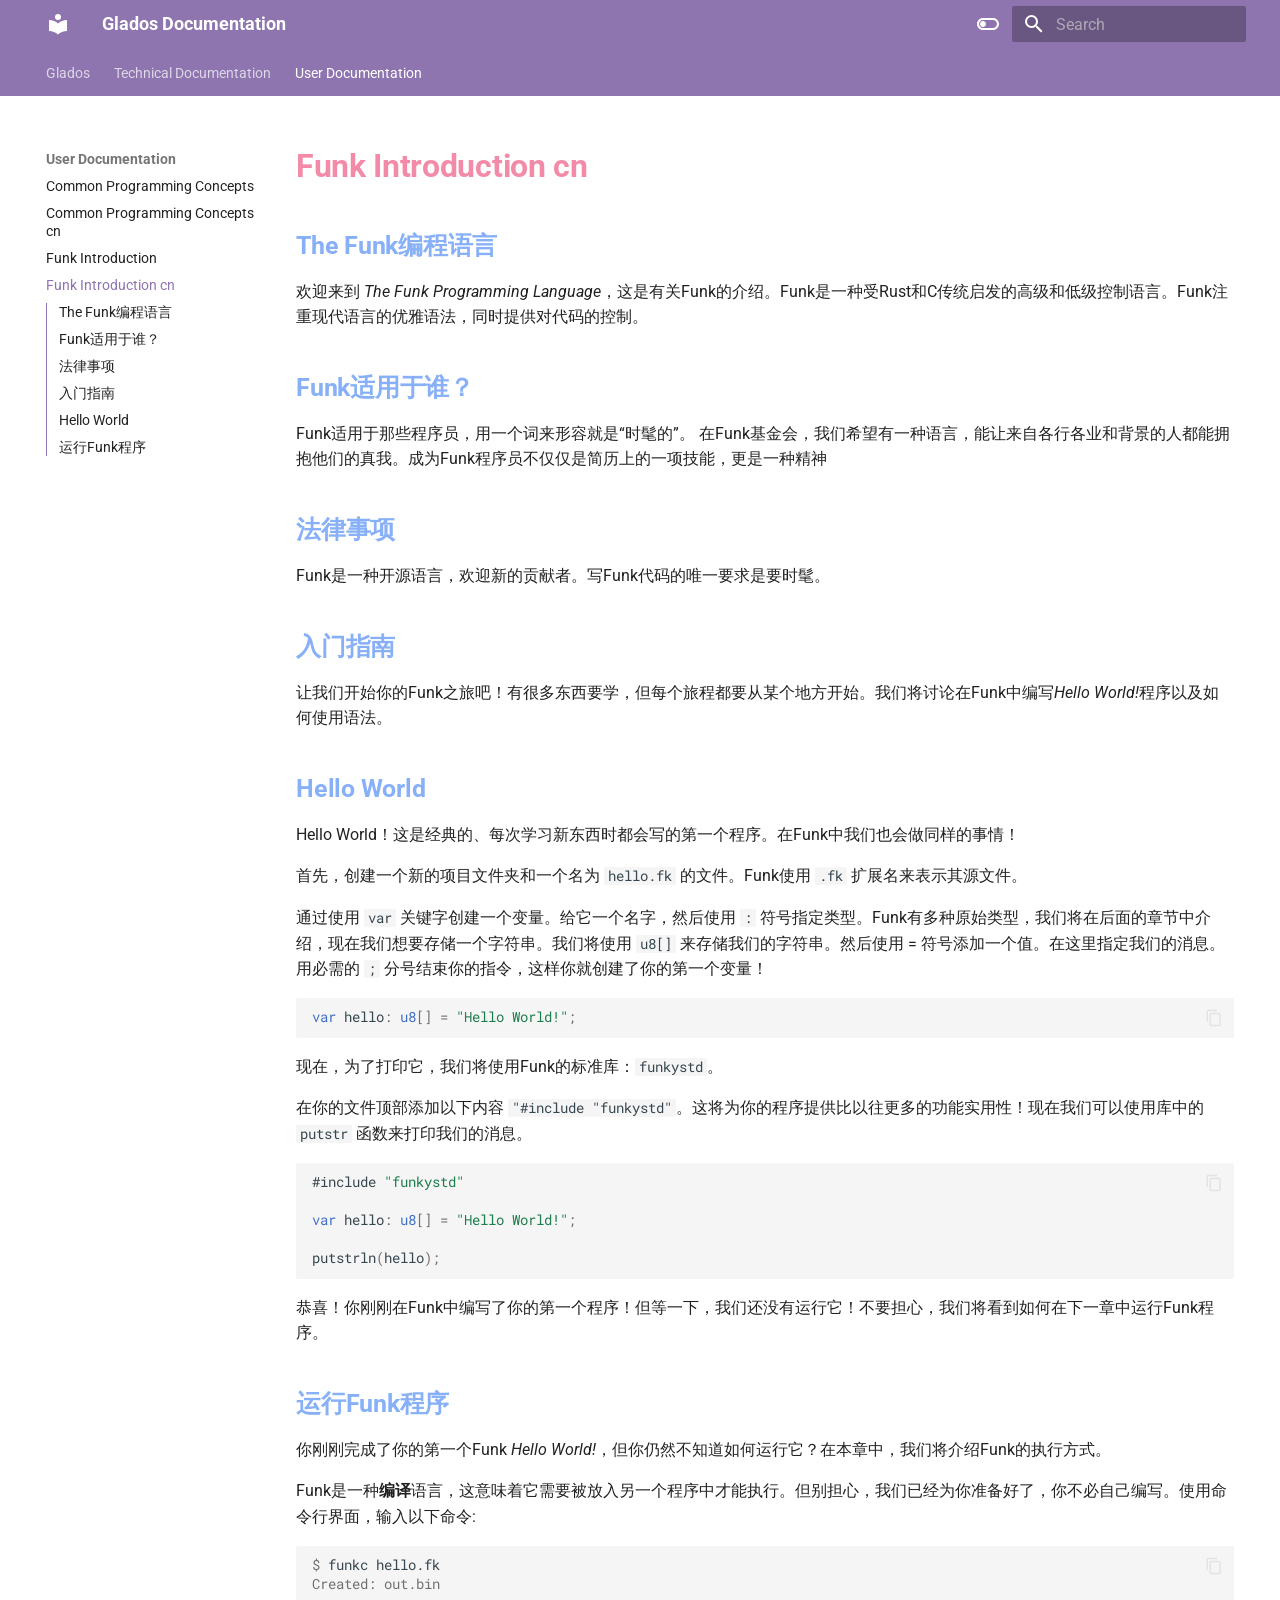
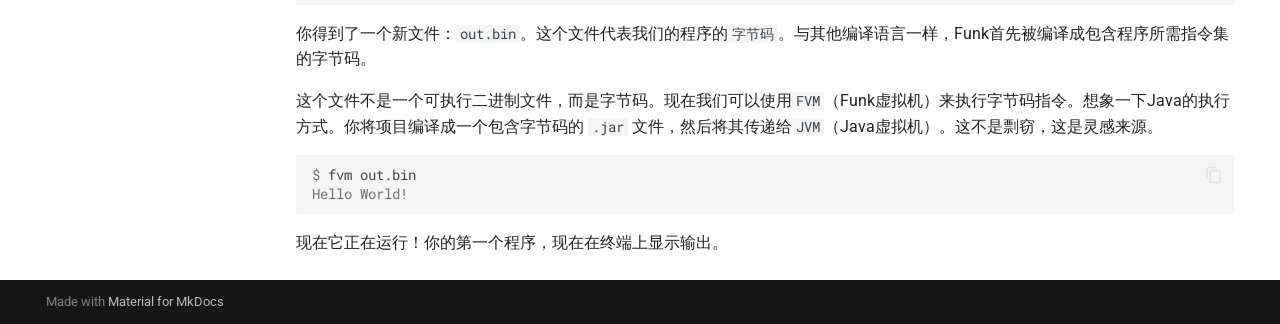
<file: User Documentation/Funk_Introduction_cn/index.html>
<!doctype html>
<html lang="en" class="no-js">
  <head>
    
      <meta charset="utf-8">
      <meta name="viewport" content="width=device-width,initial-scale=1">
      
      
      
      
        <link rel="prev" href="../Funk%20Introduction/">
      
      
      
      <link rel="icon" href="../../assets/images/favicon.png">
      <meta name="generator" content="mkdocs-1.5.3, mkdocs-material-9.4.6">
    
    
      
        <title>Funk Introduction cn - Glados Documentation</title>
      
    
    
      <link rel="stylesheet" href="../../assets/stylesheets/main.35e1ed30.min.css">
      
        
        <link rel="stylesheet" href="../../assets/stylesheets/palette.356b1318.min.css">
      
      


    
    
      
    
    
      
        
        
        <link rel="preconnect" href="https://fonts.gstatic.com" crossorigin>
        <link rel="stylesheet" href="https://fonts.googleapis.com/css?family=Roboto:300,300i,400,400i,700,700i%7CRoboto+Mono:400,400i,700,700i&display=fallback">
        <style>:root{--md-text-font:"Roboto";--md-code-font:"Roboto Mono"}</style>
      
    
    
      <link rel="stylesheet" href="../../extra.css">
    
    <script>__md_scope=new URL("../..",location),__md_hash=e=>[...e].reduce((e,_)=>(e<<5)-e+_.charCodeAt(0),0),__md_get=(e,_=localStorage,t=__md_scope)=>JSON.parse(_.getItem(t.pathname+"."+e)),__md_set=(e,_,t=localStorage,a=__md_scope)=>{try{t.setItem(a.pathname+"."+e,JSON.stringify(_))}catch(e){}}</script>
    
      

    
    
    
  </head>
  
  
    
    
      
    
    
    
    
    <body dir="ltr" data-md-color-scheme="default" data-md-color-primary="custom" data-md-color-accent="purple">
  
    
    
      <script>var palette=__md_get("__palette");if(palette&&"object"==typeof palette.color)for(var key of Object.keys(palette.color))document.body.setAttribute("data-md-color-"+key,palette.color[key])</script>
    
    <input class="md-toggle" data-md-toggle="drawer" type="checkbox" id="__drawer" autocomplete="off">
    <input class="md-toggle" data-md-toggle="search" type="checkbox" id="__search" autocomplete="off">
    <label class="md-overlay" for="__drawer"></label>
    <div data-md-component="skip">
      
        
        <a href="#the-funk" class="md-skip">
          Skip to content
        </a>
      
    </div>
    <div data-md-component="announce">
      
    </div>
    
    
      

<header class="md-header" data-md-component="header">
  <nav class="md-header__inner md-grid" aria-label="Header">
    <a href="../.." title="Glados Documentation" class="md-header__button md-logo" aria-label="Glados Documentation" data-md-component="logo">
      
  
  <svg xmlns="http://www.w3.org/2000/svg" viewBox="0 0 24 24"><path d="M12 8a3 3 0 0 0 3-3 3 3 0 0 0-3-3 3 3 0 0 0-3 3 3 3 0 0 0 3 3m0 3.54C9.64 9.35 6.5 8 3 8v11c3.5 0 6.64 1.35 9 3.54 2.36-2.19 5.5-3.54 9-3.54V8c-3.5 0-6.64 1.35-9 3.54Z"/></svg>

    </a>
    <label class="md-header__button md-icon" for="__drawer">
      
      <svg xmlns="http://www.w3.org/2000/svg" viewBox="0 0 24 24"><path d="M3 6h18v2H3V6m0 5h18v2H3v-2m0 5h18v2H3v-2Z"/></svg>
    </label>
    <div class="md-header__title" data-md-component="header-title">
      <div class="md-header__ellipsis">
        <div class="md-header__topic">
          <span class="md-ellipsis">
            Glados Documentation
          </span>
        </div>
        <div class="md-header__topic" data-md-component="header-topic">
          <span class="md-ellipsis">
            
              Funk Introduction cn
            
          </span>
        </div>
      </div>
    </div>
    
      
        <form class="md-header__option" data-md-component="palette">
  
    
    
    
    <input class="md-option" data-md-color-media="" data-md-color-scheme="default" data-md-color-primary="custom" data-md-color-accent="purple"  aria-label="Switch to dark mode"  type="radio" name="__palette" id="__palette_1">
    
      <label class="md-header__button md-icon" title="Switch to dark mode" for="__palette_2" hidden>
        <svg xmlns="http://www.w3.org/2000/svg" viewBox="0 0 24 24"><path d="M17 6H7c-3.31 0-6 2.69-6 6s2.69 6 6 6h10c3.31 0 6-2.69 6-6s-2.69-6-6-6zm0 10H7c-2.21 0-4-1.79-4-4s1.79-4 4-4h10c2.21 0 4 1.79 4 4s-1.79 4-4 4zM7 9c-1.66 0-3 1.34-3 3s1.34 3 3 3 3-1.34 3-3-1.34-3-3-3z"/></svg>
      </label>
    
  
    
    
    
    <input class="md-option" data-md-color-media="" data-md-color-scheme="slate" data-md-color-primary="custom" data-md-color-accent="lime"  aria-label="Switch to light mode"  type="radio" name="__palette" id="__palette_2">
    
      <label class="md-header__button md-icon" title="Switch to light mode" for="__palette_1" hidden>
        <svg xmlns="http://www.w3.org/2000/svg" viewBox="0 0 24 24"><path d="M17 7H7a5 5 0 0 0-5 5 5 5 0 0 0 5 5h10a5 5 0 0 0 5-5 5 5 0 0 0-5-5m0 8a3 3 0 0 1-3-3 3 3 0 0 1 3-3 3 3 0 0 1 3 3 3 3 0 0 1-3 3Z"/></svg>
      </label>
    
  
</form>
      
    
    
    
      <label class="md-header__button md-icon" for="__search">
        
        <svg xmlns="http://www.w3.org/2000/svg" viewBox="0 0 24 24"><path d="M9.5 3A6.5 6.5 0 0 1 16 9.5c0 1.61-.59 3.09-1.56 4.23l.27.27h.79l5 5-1.5 1.5-5-5v-.79l-.27-.27A6.516 6.516 0 0 1 9.5 16 6.5 6.5 0 0 1 3 9.5 6.5 6.5 0 0 1 9.5 3m0 2C7 5 5 7 5 9.5S7 14 9.5 14 14 12 14 9.5 12 5 9.5 5Z"/></svg>
      </label>
      <div class="md-search" data-md-component="search" role="dialog">
  <label class="md-search__overlay" for="__search"></label>
  <div class="md-search__inner" role="search">
    <form class="md-search__form" name="search">
      <input type="text" class="md-search__input" name="query" aria-label="Search" placeholder="Search" autocapitalize="off" autocorrect="off" autocomplete="off" spellcheck="false" data-md-component="search-query" required>
      <label class="md-search__icon md-icon" for="__search">
        
        <svg xmlns="http://www.w3.org/2000/svg" viewBox="0 0 24 24"><path d="M9.5 3A6.5 6.5 0 0 1 16 9.5c0 1.61-.59 3.09-1.56 4.23l.27.27h.79l5 5-1.5 1.5-5-5v-.79l-.27-.27A6.516 6.516 0 0 1 9.5 16 6.5 6.5 0 0 1 3 9.5 6.5 6.5 0 0 1 9.5 3m0 2C7 5 5 7 5 9.5S7 14 9.5 14 14 12 14 9.5 12 5 9.5 5Z"/></svg>
        
        <svg xmlns="http://www.w3.org/2000/svg" viewBox="0 0 24 24"><path d="M20 11v2H8l5.5 5.5-1.42 1.42L4.16 12l7.92-7.92L13.5 5.5 8 11h12Z"/></svg>
      </label>
      <nav class="md-search__options" aria-label="Search">
        
        <button type="reset" class="md-search__icon md-icon" title="Clear" aria-label="Clear" tabindex="-1">
          
          <svg xmlns="http://www.w3.org/2000/svg" viewBox="0 0 24 24"><path d="M19 6.41 17.59 5 12 10.59 6.41 5 5 6.41 10.59 12 5 17.59 6.41 19 12 13.41 17.59 19 19 17.59 13.41 12 19 6.41Z"/></svg>
        </button>
      </nav>
      
        <div class="md-search__suggest" data-md-component="search-suggest"></div>
      
    </form>
    <div class="md-search__output">
      <div class="md-search__scrollwrap" data-md-scrollfix>
        <div class="md-search-result" data-md-component="search-result">
          <div class="md-search-result__meta">
            Initializing search
          </div>
          <ol class="md-search-result__list" role="presentation"></ol>
        </div>
      </div>
    </div>
  </div>
</div>
    
    
  </nav>
  
</header>
    
    <div class="md-container" data-md-component="container">
      
      
        
          
            
<nav class="md-tabs" aria-label="Tabs" data-md-component="tabs">
  <div class="md-grid">
    <ul class="md-tabs__list">
      
        
  
  
  
    <li class="md-tabs__item">
      <a href="../.." class="md-tabs__link">
        
  
    
  
  Glados

      </a>
    </li>
  

      
        
  
  
  
    
    
      
  
  
  
    
    
      <li class="md-tabs__item">
        <a href="../../Technical%20Documentation/Ast/Description/" class="md-tabs__link">
          
  
  Technical Documentation

        </a>
      </li>
    
  

    
  

      
        
  
  
    
  
  
    
    
      <li class="md-tabs__item md-tabs__item--active">
        <a href="../Common%20Programming%20Concepts/" class="md-tabs__link">
          
  
  User Documentation

        </a>
      </li>
    
  

      
    </ul>
  </div>
</nav>
          
        
      
      <main class="md-main" data-md-component="main">
        <div class="md-main__inner md-grid">
          
            
              
              <div class="md-sidebar md-sidebar--primary" data-md-component="sidebar" data-md-type="navigation" >
                <div class="md-sidebar__scrollwrap">
                  <div class="md-sidebar__inner">
                    


  


  

<nav class="md-nav md-nav--primary md-nav--lifted md-nav--integrated" aria-label="Navigation" data-md-level="0">
  <label class="md-nav__title" for="__drawer">
    <a href="../.." title="Glados Documentation" class="md-nav__button md-logo" aria-label="Glados Documentation" data-md-component="logo">
      
  
  <svg xmlns="http://www.w3.org/2000/svg" viewBox="0 0 24 24"><path d="M12 8a3 3 0 0 0 3-3 3 3 0 0 0-3-3 3 3 0 0 0-3 3 3 3 0 0 0 3 3m0 3.54C9.64 9.35 6.5 8 3 8v11c3.5 0 6.64 1.35 9 3.54 2.36-2.19 5.5-3.54 9-3.54V8c-3.5 0-6.64 1.35-9 3.54Z"/></svg>

    </a>
    Glados Documentation
  </label>
  
  <ul class="md-nav__list" data-md-scrollfix>
    
      
      
  
  
  
    <li class="md-nav__item">
      <a href="../.." class="md-nav__link">
        
  
  <span class="md-ellipsis">
    Glados
  </span>
  

      </a>
    </li>
  

    
      
      
  
  
  
    
    
    
    
    
      
      
    
    <li class="md-nav__item md-nav__item--section md-nav__item--nested">
      
        
        
        
        <input class="md-nav__toggle md-toggle " type="checkbox" id="__nav_2" >
        
          
          <label class="md-nav__link" for="__nav_2" id="__nav_2_label" tabindex="">
            
  
  <span class="md-ellipsis">
    Technical Documentation
  </span>
  

            <span class="md-nav__icon md-icon"></span>
          </label>
        
        <nav class="md-nav" data-md-level="1" aria-labelledby="__nav_2_label" aria-expanded="false">
          <label class="md-nav__title" for="__nav_2">
            <span class="md-nav__icon md-icon"></span>
            Technical Documentation
          </label>
          <ul class="md-nav__list" data-md-scrollfix>
            
              
                
  
  
  
    
    
    
    
    
      
      
    
    <li class="md-nav__item md-nav__item--section md-nav__item--nested">
      
        
        
        
        <input class="md-nav__toggle md-toggle " type="checkbox" id="__nav_2_1" >
        
          
          <label class="md-nav__link" for="__nav_2_1" id="__nav_2_1_label" tabindex="">
            
  
  <span class="md-ellipsis">
    Ast
  </span>
  

            <span class="md-nav__icon md-icon"></span>
          </label>
        
        <nav class="md-nav" data-md-level="2" aria-labelledby="__nav_2_1_label" aria-expanded="false">
          <label class="md-nav__title" for="__nav_2_1">
            <span class="md-nav__icon md-icon"></span>
            Ast
          </label>
          <ul class="md-nav__list" data-md-scrollfix>
            
              
                
  
  
  
    <li class="md-nav__item">
      <a href="../../Technical%20Documentation/Ast/Description/" class="md-nav__link">
        
  
  <span class="md-ellipsis">
    Description
  </span>
  

      </a>
    </li>
  

              
            
              
                
  
  
  
    <li class="md-nav__item">
      <a href="../../Technical%20Documentation/Ast/Generation/" class="md-nav__link">
        
  
  <span class="md-ellipsis">
    Generation
  </span>
  

      </a>
    </li>
  

              
            
          </ul>
        </nav>
      
    </li>
  

              
            
              
                
  
  
  
    
    
    
    
    
      
      
    
    <li class="md-nav__item md-nav__item--section md-nav__item--nested">
      
        
        
        
        <input class="md-nav__toggle md-toggle " type="checkbox" id="__nav_2_2" >
        
          
          <label class="md-nav__link" for="__nav_2_2" id="__nav_2_2_label" tabindex="">
            
  
  <span class="md-ellipsis">
    Bytecode
  </span>
  

            <span class="md-nav__icon md-icon"></span>
          </label>
        
        <nav class="md-nav" data-md-level="2" aria-labelledby="__nav_2_2_label" aria-expanded="false">
          <label class="md-nav__title" for="__nav_2_2">
            <span class="md-nav__icon md-icon"></span>
            Bytecode
          </label>
          <ul class="md-nav__list" data-md-scrollfix>
            
              
                
  
  
  
    <li class="md-nav__item">
      <a href="../../Technical%20Documentation/Bytecode/Bytecode/" class="md-nav__link">
        
  
  <span class="md-ellipsis">
    Bytecode
  </span>
  

      </a>
    </li>
  

              
            
              
                
  
  
  
    <li class="md-nav__item">
      <a href="../../Technical%20Documentation/Bytecode/Instructions/" class="md-nav__link">
        
  
  <span class="md-ellipsis">
    Instructions
  </span>
  

      </a>
    </li>
  

              
            
          </ul>
        </nav>
      
    </li>
  

              
            
              
                
  
  
  
    
    
    
    
    
      
      
    
    <li class="md-nav__item md-nav__item--section md-nav__item--nested">
      
        
        
        
        <input class="md-nav__toggle md-toggle " type="checkbox" id="__nav_2_3" >
        
          
          <label class="md-nav__link" for="__nav_2_3" id="__nav_2_3_label" tabindex="">
            
  
  <span class="md-ellipsis">
    Funk Language
  </span>
  

            <span class="md-nav__icon md-icon"></span>
          </label>
        
        <nav class="md-nav" data-md-level="2" aria-labelledby="__nav_2_3_label" aria-expanded="false">
          <label class="md-nav__title" for="__nav_2_3">
            <span class="md-nav__icon md-icon"></span>
            Funk Language
          </label>
          <ul class="md-nav__list" data-md-scrollfix>
            
              
                
  
  
  
    <li class="md-nav__item">
      <a href="../../Technical%20Documentation/Funk%20Language/Bnf/" class="md-nav__link">
        
  
  <span class="md-ellipsis">
    Grammar Rules
  </span>
  

      </a>
    </li>
  

              
            
          </ul>
        </nav>
      
    </li>
  

              
            
              
                
  
  
  
    
    
    
    
    
      
      
    
    <li class="md-nav__item md-nav__item--section md-nav__item--nested">
      
        
        
        
        <input class="md-nav__toggle md-toggle " type="checkbox" id="__nav_2_4" >
        
          
          <label class="md-nav__link" for="__nav_2_4" id="__nav_2_4_label" tabindex="">
            
  
  <span class="md-ellipsis">
    Vm
  </span>
  

            <span class="md-nav__icon md-icon"></span>
          </label>
        
        <nav class="md-nav" data-md-level="2" aria-labelledby="__nav_2_4_label" aria-expanded="false">
          <label class="md-nav__title" for="__nav_2_4">
            <span class="md-nav__icon md-icon"></span>
            Vm
          </label>
          <ul class="md-nav__list" data-md-scrollfix>
            
              
                
  
  
  
    <li class="md-nav__item">
      <a href="../../Technical%20Documentation/Vm/Description/" class="md-nav__link">
        
  
  <span class="md-ellipsis">
    Description
  </span>
  

      </a>
    </li>
  

              
            
          </ul>
        </nav>
      
    </li>
  

              
            
          </ul>
        </nav>
      
    </li>
  

    
      
      
  
  
    
  
  
    
    
    
    
    
      
      
    
    <li class="md-nav__item md-nav__item--active md-nav__item--section md-nav__item--nested">
      
        
        
        
        <input class="md-nav__toggle md-toggle " type="checkbox" id="__nav_3" checked>
        
          
          <label class="md-nav__link" for="__nav_3" id="__nav_3_label" tabindex="">
            
  
  <span class="md-ellipsis">
    User Documentation
  </span>
  

            <span class="md-nav__icon md-icon"></span>
          </label>
        
        <nav class="md-nav" data-md-level="1" aria-labelledby="__nav_3_label" aria-expanded="true">
          <label class="md-nav__title" for="__nav_3">
            <span class="md-nav__icon md-icon"></span>
            User Documentation
          </label>
          <ul class="md-nav__list" data-md-scrollfix>
            
              
                
  
  
  
    <li class="md-nav__item">
      <a href="../Common%20Programming%20Concepts/" class="md-nav__link">
        
  
  <span class="md-ellipsis">
    Common Programming Concepts
  </span>
  

      </a>
    </li>
  

              
            
              
                
  
  
  
    <li class="md-nav__item">
      <a href="../Common_Programming_Concepts_cn/" class="md-nav__link">
        
  
  <span class="md-ellipsis">
    Common Programming Concepts cn
  </span>
  

      </a>
    </li>
  

              
            
              
                
  
  
  
    <li class="md-nav__item">
      <a href="../Funk%20Introduction/" class="md-nav__link">
        
  
  <span class="md-ellipsis">
    Funk Introduction
  </span>
  

      </a>
    </li>
  

              
            
              
                
  
  
    
  
  
    <li class="md-nav__item md-nav__item--active">
      
      <input class="md-nav__toggle md-toggle" type="checkbox" id="__toc">
      
      
      
        <label class="md-nav__link md-nav__link--active" for="__toc">
          
  
  <span class="md-ellipsis">
    Funk Introduction cn
  </span>
  

          <span class="md-nav__icon md-icon"></span>
        </label>
      
      <a href="./" class="md-nav__link md-nav__link--active">
        
  
  <span class="md-ellipsis">
    Funk Introduction cn
  </span>
  

      </a>
      
        

<nav class="md-nav md-nav--secondary" aria-label="Table of contents">
  
  
  
  
    <label class="md-nav__title" for="__toc">
      <span class="md-nav__icon md-icon"></span>
      Table of contents
    </label>
    <ul class="md-nav__list" data-md-component="toc" data-md-scrollfix>
      
        <li class="md-nav__item">
  <a href="#the-funk" class="md-nav__link">
    The Funk编程语言
  </a>
  
</li>
      
        <li class="md-nav__item">
  <a href="#funk" class="md-nav__link">
    Funk适用于谁？
  </a>
  
</li>
      
        <li class="md-nav__item">
  <a href="#_1" class="md-nav__link">
    法律事项
  </a>
  
</li>
      
        <li class="md-nav__item">
  <a href="#_2" class="md-nav__link">
    入门指南
  </a>
  
</li>
      
        <li class="md-nav__item">
  <a href="#hello-world" class="md-nav__link">
    Hello World
  </a>
  
</li>
      
        <li class="md-nav__item">
  <a href="#funk_1" class="md-nav__link">
    运行Funk程序
  </a>
  
</li>
      
    </ul>
  
</nav>
      
    </li>
  

              
            
          </ul>
        </nav>
      
    </li>
  

    
  </ul>
</nav>
                  </div>
                </div>
              </div>
            
            
          
          
            <div class="md-content" data-md-component="content">
              <article class="md-content__inner md-typeset">
                
                  


  <h1>Funk Introduction cn</h1>

<h2 id="the-funk">The Funk编程语言</h2>
<p>欢迎来到 <em>The Funk Programming Language</em>，这是有关Funk的介绍。Funk是一种受Rust和C传统启发的高级和低级控制语言。Funk注重现代语言的优雅语法，同时提供对代码的控制。</p>
<h2 id="funk">Funk适用于谁？</h2>
<p>Funk适用于那些程序员，用一个词来形容就是“时髦的”。
在Funk基金会，我们希望有一种语言，能让来自各行各业和背景的人都能拥抱他们的真我。成为Funk程序员不仅仅是简历上的一项技能，更是一种精神</p>
<h2 id="_1">法律事项</h2>
<p>Funk是一种开源语言，欢迎新的贡献者。写Funk代码的唯一要求是要时髦。</p>
<h2 id="_2">入门指南</h2>
<p>让我们开始你的Funk之旅吧！有很多东西要学，但每个旅程都要从某个地方开始。我们将讨论在Funk中编写<em>Hello World!</em>程序以及如何使用语法。</p>
<h2 id="hello-world">Hello World</h2>
<p>Hello World！这是经典的、每次学习新东西时都会写的第一个程序。在Funk中我们也会做同样的事情！</p>
<p>首先，创建一个新的项目文件夹和一个名为 <code>hello.fk</code> 的文件。Funk使用 <code>.fk</code> 扩展名来表示其源文件。</p>
<p>通过使用 <code>var</code> 关键字创建一个变量。给它一个名字，然后使用 <code>:</code> 符号指定类型。Funk有多种原始类型，我们将在后面的章节中介绍，现在我们想要存储一个字符串。我们将使用 <code>u8[]</code> 来存储我们的字符串。然后使用 = 符号添加一个值。在这里指定我们的消息。用必需的 <code>;</code> 分号结束你的指令，这样你就创建了你的第一个变量！</p>
<div class="highlight"><pre><span></span><code><a id="__codelineno-0-1" name="__codelineno-0-1" href="#__codelineno-0-1"></a><span class="kd">var</span><span class="w"> </span><span class="nx">hello</span><span class="o">:</span><span class="w"> </span><span class="kt">u8</span><span class="p">[]</span><span class="w"> </span><span class="o">=</span><span class="w"> </span><span class="s2">&quot;Hello World!&quot;</span><span class="p">;</span>
</code></pre></div>
<p>现在，为了打印它，我们将使用Funk的标准库：<code>funkystd</code>。</p>
<p>在你的文件顶部添加以下内容 <code>"#include "funkystd"</code>。这将为你的程序提供比以往更多的功能实用性！现在我们可以使用库中的 <code>putstr</code> 函数来打印我们的消息。</p>
<div class="highlight"><pre><span></span><code><a id="__codelineno-1-1" name="__codelineno-1-1" href="#__codelineno-1-1"></a><span class="err">#</span><span class="nx">include</span><span class="w"> </span><span class="s2">&quot;funkystd&quot;</span>
<a id="__codelineno-1-2" name="__codelineno-1-2" href="#__codelineno-1-2"></a>
<a id="__codelineno-1-3" name="__codelineno-1-3" href="#__codelineno-1-3"></a><span class="kd">var</span><span class="w"> </span><span class="nx">hello</span><span class="o">:</span><span class="w"> </span><span class="kt">u8</span><span class="p">[]</span><span class="w"> </span><span class="o">=</span><span class="w"> </span><span class="s2">&quot;Hello World!&quot;</span><span class="p">;</span>
<a id="__codelineno-1-4" name="__codelineno-1-4" href="#__codelineno-1-4"></a>
<a id="__codelineno-1-5" name="__codelineno-1-5" href="#__codelineno-1-5"></a><span class="nx">putstrln</span><span class="p">(</span><span class="nx">hello</span><span class="p">);</span>
</code></pre></div>
<p>恭喜！你刚刚在Funk中编写了你的第一个程序！但等一下，我们还没有运行它！不要担心，我们将看到如何在下一章中运行Funk程序。</p>
<h2 id="funk_1">运行Funk程序</h2>
<p>你刚刚完成了你的第一个Funk <em>Hello World!</em>，但你仍然不知道如何运行它？在本章中，我们将介绍Funk的执行方式。</p>
<p>Funk是一种<strong>编译</strong>语言，这意味着它需要被放入另一个程序中才能执行。但别担心，我们已经为你准备好了，你不必自己编写。使用命令行界面，输入以下命令:</p>
<div class="highlight"><pre><span></span><code><a id="__codelineno-2-1" name="__codelineno-2-1" href="#__codelineno-2-1"></a><span class="gp">$ </span>funkc<span class="w"> </span>hello.fk
<a id="__codelineno-2-2" name="__codelineno-2-2" href="#__codelineno-2-2"></a><span class="go">Created: out.bin</span>
</code></pre></div>
<p>你得到了一个新文件：<code>out.bin</code>。这个文件代表我们的程序的<code>字节码</code>。与其他编译语言一样，Funk首先被编译成包含程序所需指令集的字节码。</p>
<p>这个文件不是一个可执行二进制文件，而是字节码。现在我们可以使用<code>FVM</code>（Funk虚拟机）来执行字节码指令。想象一下Java的执行方式。你将项目编译成一个包含字节码的 <code>.jar</code> 文件，然后将其传递给<code>JVM</code>（Java虚拟机）。这不是剽窃，这是灵感来源。</p>
<div class="highlight"><pre><span></span><code><a id="__codelineno-3-1" name="__codelineno-3-1" href="#__codelineno-3-1"></a><span class="gp">$ </span>fvm<span class="w"> </span>out.bin
<a id="__codelineno-3-2" name="__codelineno-3-2" href="#__codelineno-3-2"></a><span class="go">Hello World!</span>
</code></pre></div>
<p>现在它正在运行！你的第一个程序，现在在终端上显示输出。</p>





                
              </article>
            </div>
          
          
  <script>var tabs=__md_get("__tabs");if(Array.isArray(tabs))e:for(var set of document.querySelectorAll(".tabbed-set")){var tab,labels=set.querySelector(".tabbed-labels");for(tab of tabs)for(var label of labels.getElementsByTagName("label"))if(label.innerText.trim()===tab){var input=document.getElementById(label.htmlFor);input.checked=!0;continue e}}</script>

        </div>
        
          <button type="button" class="md-top md-icon" data-md-component="top" hidden>
  
  <svg xmlns="http://www.w3.org/2000/svg" viewBox="0 0 24 24"><path d="M13 20h-2V8l-5.5 5.5-1.42-1.42L12 4.16l7.92 7.92-1.42 1.42L13 8v12Z"/></svg>
  Back to top
</button>
        
      </main>
      
        <footer class="md-footer">
  
  <div class="md-footer-meta md-typeset">
    <div class="md-footer-meta__inner md-grid">
      <div class="md-copyright">
  
  
    Made with
    <a href="https://squidfunk.github.io/mkdocs-material/" target="_blank" rel="noopener">
      Material for MkDocs
    </a>
  
</div>
      
    </div>
  </div>
</footer>
      
    </div>
    <div class="md-dialog" data-md-component="dialog">
      <div class="md-dialog__inner md-typeset"></div>
    </div>
    
    
    <script id="__config" type="application/json">{"base": "../..", "features": ["navigation.tabs", "navigation.sections", "toc.integrate", "navigation.top", "search.suggest", "search.highlight", "content.tabs.link", "content.code.annotation", "content.code.copy"], "search": "../../assets/javascripts/workers/search.f886a092.min.js", "translations": {"clipboard.copied": "Copied to clipboard", "clipboard.copy": "Copy to clipboard", "search.result.more.one": "1 more on this page", "search.result.more.other": "# more on this page", "search.result.none": "No matching documents", "search.result.one": "1 matching document", "search.result.other": "# matching documents", "search.result.placeholder": "Type to start searching", "search.result.term.missing": "Missing", "select.version": "Select version"}}</script>
    
    
      <script src="../../assets/javascripts/bundle.aecac24b.min.js"></script>
      
    
  </body>
</html>
</file>
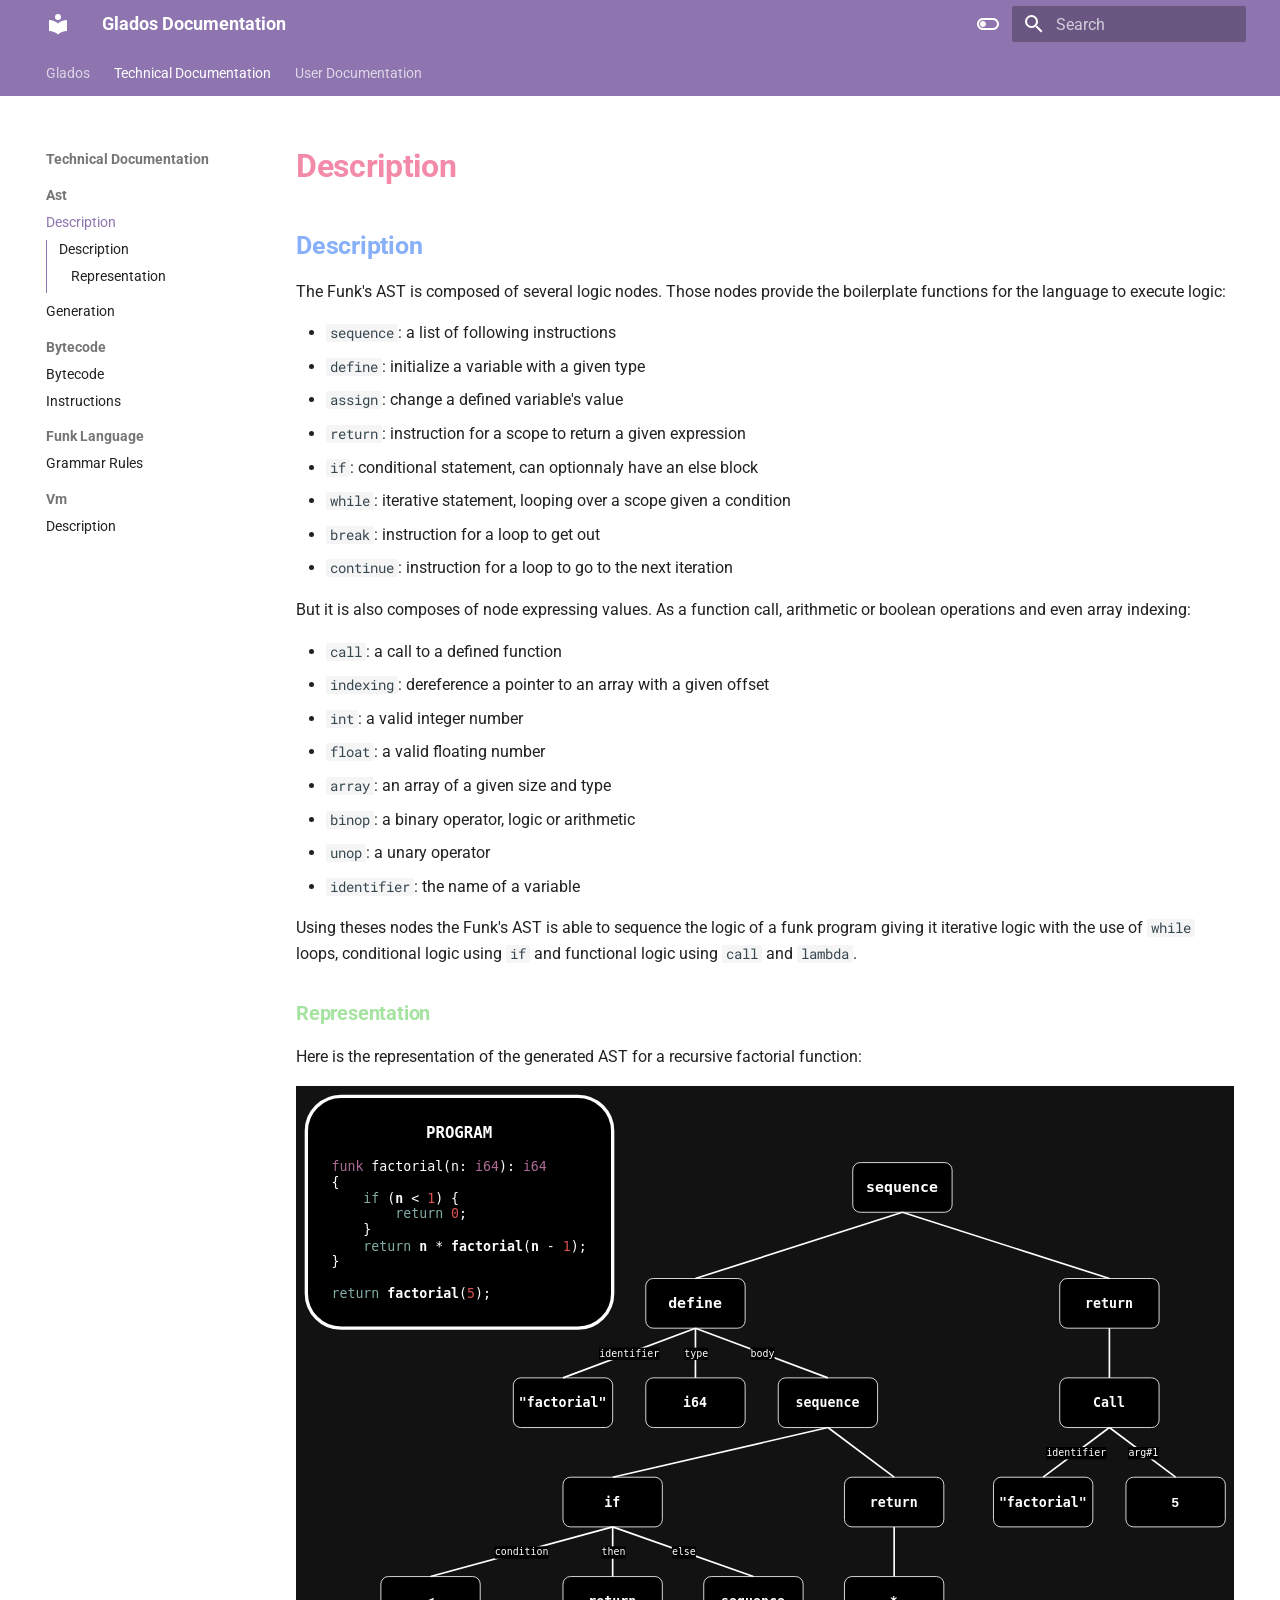
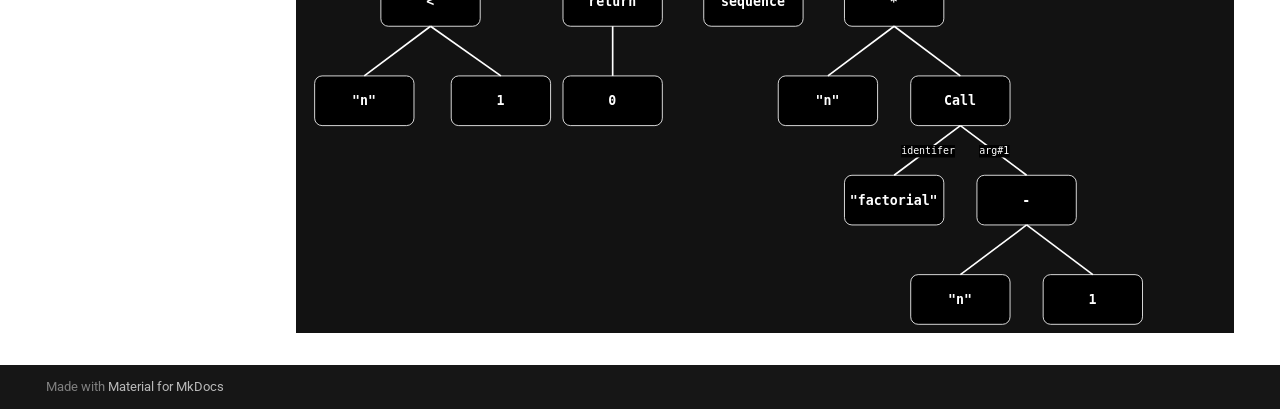
<file: Technical Documentation/Ast/Description/index.html>
<!doctype html>
<html lang="en" class="no-js">
  <head>
    
      <meta charset="utf-8">
      <meta name="viewport" content="width=device-width,initial-scale=1">
      
      
      
      
        <link rel="prev" href="../../..">
      
      
        <link rel="next" href="../Generation/">
      
      
      <link rel="icon" href="../../../assets/images/favicon.png">
      <meta name="generator" content="mkdocs-1.5.3, mkdocs-material-9.4.6">
    
    
      
        <title>Description - Glados Documentation</title>
      
    
    
      <link rel="stylesheet" href="../../../assets/stylesheets/main.35e1ed30.min.css">
      
        
        <link rel="stylesheet" href="../../../assets/stylesheets/palette.356b1318.min.css">
      
      


    
    
      
    
    
      
        
        
        <link rel="preconnect" href="https://fonts.gstatic.com" crossorigin>
        <link rel="stylesheet" href="https://fonts.googleapis.com/css?family=Roboto:300,300i,400,400i,700,700i%7CRoboto+Mono:400,400i,700,700i&display=fallback">
        <style>:root{--md-text-font:"Roboto";--md-code-font:"Roboto Mono"}</style>
      
    
    
      <link rel="stylesheet" href="../../../extra.css">
    
    <script>__md_scope=new URL("../../..",location),__md_hash=e=>[...e].reduce((e,_)=>(e<<5)-e+_.charCodeAt(0),0),__md_get=(e,_=localStorage,t=__md_scope)=>JSON.parse(_.getItem(t.pathname+"."+e)),__md_set=(e,_,t=localStorage,a=__md_scope)=>{try{t.setItem(a.pathname+"."+e,JSON.stringify(_))}catch(e){}}</script>
    
      

    
    
    
  </head>
  
  
    
    
      
    
    
    
    
    <body dir="ltr" data-md-color-scheme="default" data-md-color-primary="custom" data-md-color-accent="purple">
  
    
    
      <script>var palette=__md_get("__palette");if(palette&&"object"==typeof palette.color)for(var key of Object.keys(palette.color))document.body.setAttribute("data-md-color-"+key,palette.color[key])</script>
    
    <input class="md-toggle" data-md-toggle="drawer" type="checkbox" id="__drawer" autocomplete="off">
    <input class="md-toggle" data-md-toggle="search" type="checkbox" id="__search" autocomplete="off">
    <label class="md-overlay" for="__drawer"></label>
    <div data-md-component="skip">
      
        
        <a href="#description" class="md-skip">
          Skip to content
        </a>
      
    </div>
    <div data-md-component="announce">
      
    </div>
    
    
      

<header class="md-header" data-md-component="header">
  <nav class="md-header__inner md-grid" aria-label="Header">
    <a href="../../.." title="Glados Documentation" class="md-header__button md-logo" aria-label="Glados Documentation" data-md-component="logo">
      
  
  <svg xmlns="http://www.w3.org/2000/svg" viewBox="0 0 24 24"><path d="M12 8a3 3 0 0 0 3-3 3 3 0 0 0-3-3 3 3 0 0 0-3 3 3 3 0 0 0 3 3m0 3.54C9.64 9.35 6.5 8 3 8v11c3.5 0 6.64 1.35 9 3.54 2.36-2.19 5.5-3.54 9-3.54V8c-3.5 0-6.64 1.35-9 3.54Z"/></svg>

    </a>
    <label class="md-header__button md-icon" for="__drawer">
      
      <svg xmlns="http://www.w3.org/2000/svg" viewBox="0 0 24 24"><path d="M3 6h18v2H3V6m0 5h18v2H3v-2m0 5h18v2H3v-2Z"/></svg>
    </label>
    <div class="md-header__title" data-md-component="header-title">
      <div class="md-header__ellipsis">
        <div class="md-header__topic">
          <span class="md-ellipsis">
            Glados Documentation
          </span>
        </div>
        <div class="md-header__topic" data-md-component="header-topic">
          <span class="md-ellipsis">
            
              Description
            
          </span>
        </div>
      </div>
    </div>
    
      
        <form class="md-header__option" data-md-component="palette">
  
    
    
    
    <input class="md-option" data-md-color-media="" data-md-color-scheme="default" data-md-color-primary="custom" data-md-color-accent="purple"  aria-label="Switch to dark mode"  type="radio" name="__palette" id="__palette_1">
    
      <label class="md-header__button md-icon" title="Switch to dark mode" for="__palette_2" hidden>
        <svg xmlns="http://www.w3.org/2000/svg" viewBox="0 0 24 24"><path d="M17 6H7c-3.31 0-6 2.69-6 6s2.69 6 6 6h10c3.31 0 6-2.69 6-6s-2.69-6-6-6zm0 10H7c-2.21 0-4-1.79-4-4s1.79-4 4-4h10c2.21 0 4 1.79 4 4s-1.79 4-4 4zM7 9c-1.66 0-3 1.34-3 3s1.34 3 3 3 3-1.34 3-3-1.34-3-3-3z"/></svg>
      </label>
    
  
    
    
    
    <input class="md-option" data-md-color-media="" data-md-color-scheme="slate" data-md-color-primary="custom" data-md-color-accent="lime"  aria-label="Switch to light mode"  type="radio" name="__palette" id="__palette_2">
    
      <label class="md-header__button md-icon" title="Switch to light mode" for="__palette_1" hidden>
        <svg xmlns="http://www.w3.org/2000/svg" viewBox="0 0 24 24"><path d="M17 7H7a5 5 0 0 0-5 5 5 5 0 0 0 5 5h10a5 5 0 0 0 5-5 5 5 0 0 0-5-5m0 8a3 3 0 0 1-3-3 3 3 0 0 1 3-3 3 3 0 0 1 3 3 3 3 0 0 1-3 3Z"/></svg>
      </label>
    
  
</form>
      
    
    
    
      <label class="md-header__button md-icon" for="__search">
        
        <svg xmlns="http://www.w3.org/2000/svg" viewBox="0 0 24 24"><path d="M9.5 3A6.5 6.5 0 0 1 16 9.5c0 1.61-.59 3.09-1.56 4.23l.27.27h.79l5 5-1.5 1.5-5-5v-.79l-.27-.27A6.516 6.516 0 0 1 9.5 16 6.5 6.5 0 0 1 3 9.5 6.5 6.5 0 0 1 9.5 3m0 2C7 5 5 7 5 9.5S7 14 9.5 14 14 12 14 9.5 12 5 9.5 5Z"/></svg>
      </label>
      <div class="md-search" data-md-component="search" role="dialog">
  <label class="md-search__overlay" for="__search"></label>
  <div class="md-search__inner" role="search">
    <form class="md-search__form" name="search">
      <input type="text" class="md-search__input" name="query" aria-label="Search" placeholder="Search" autocapitalize="off" autocorrect="off" autocomplete="off" spellcheck="false" data-md-component="search-query" required>
      <label class="md-search__icon md-icon" for="__search">
        
        <svg xmlns="http://www.w3.org/2000/svg" viewBox="0 0 24 24"><path d="M9.5 3A6.5 6.5 0 0 1 16 9.5c0 1.61-.59 3.09-1.56 4.23l.27.27h.79l5 5-1.5 1.5-5-5v-.79l-.27-.27A6.516 6.516 0 0 1 9.5 16 6.5 6.5 0 0 1 3 9.5 6.5 6.5 0 0 1 9.5 3m0 2C7 5 5 7 5 9.5S7 14 9.5 14 14 12 14 9.5 12 5 9.5 5Z"/></svg>
        
        <svg xmlns="http://www.w3.org/2000/svg" viewBox="0 0 24 24"><path d="M20 11v2H8l5.5 5.5-1.42 1.42L4.16 12l7.92-7.92L13.5 5.5 8 11h12Z"/></svg>
      </label>
      <nav class="md-search__options" aria-label="Search">
        
        <button type="reset" class="md-search__icon md-icon" title="Clear" aria-label="Clear" tabindex="-1">
          
          <svg xmlns="http://www.w3.org/2000/svg" viewBox="0 0 24 24"><path d="M19 6.41 17.59 5 12 10.59 6.41 5 5 6.41 10.59 12 5 17.59 6.41 19 12 13.41 17.59 19 19 17.59 13.41 12 19 6.41Z"/></svg>
        </button>
      </nav>
      
        <div class="md-search__suggest" data-md-component="search-suggest"></div>
      
    </form>
    <div class="md-search__output">
      <div class="md-search__scrollwrap" data-md-scrollfix>
        <div class="md-search-result" data-md-component="search-result">
          <div class="md-search-result__meta">
            Initializing search
          </div>
          <ol class="md-search-result__list" role="presentation"></ol>
        </div>
      </div>
    </div>
  </div>
</div>
    
    
  </nav>
  
</header>
    
    <div class="md-container" data-md-component="container">
      
      
        
          
            
<nav class="md-tabs" aria-label="Tabs" data-md-component="tabs">
  <div class="md-grid">
    <ul class="md-tabs__list">
      
        
  
  
  
    <li class="md-tabs__item">
      <a href="../../.." class="md-tabs__link">
        
  
    
  
  Glados

      </a>
    </li>
  

      
        
  
  
    
  
  
    
    
      
  
  
    
  
  
    
    
      <li class="md-tabs__item md-tabs__item--active">
        <a href="./" class="md-tabs__link">
          
  
  Technical Documentation

        </a>
      </li>
    
  

    
  

      
        
  
  
  
    
    
      <li class="md-tabs__item">
        <a href="../../../User%20Documentation/Common%20Programming%20Concepts/" class="md-tabs__link">
          
  
  User Documentation

        </a>
      </li>
    
  

      
    </ul>
  </div>
</nav>
          
        
      
      <main class="md-main" data-md-component="main">
        <div class="md-main__inner md-grid">
          
            
              
              <div class="md-sidebar md-sidebar--primary" data-md-component="sidebar" data-md-type="navigation" >
                <div class="md-sidebar__scrollwrap">
                  <div class="md-sidebar__inner">
                    


  


  

<nav class="md-nav md-nav--primary md-nav--lifted md-nav--integrated" aria-label="Navigation" data-md-level="0">
  <label class="md-nav__title" for="__drawer">
    <a href="../../.." title="Glados Documentation" class="md-nav__button md-logo" aria-label="Glados Documentation" data-md-component="logo">
      
  
  <svg xmlns="http://www.w3.org/2000/svg" viewBox="0 0 24 24"><path d="M12 8a3 3 0 0 0 3-3 3 3 0 0 0-3-3 3 3 0 0 0-3 3 3 3 0 0 0 3 3m0 3.54C9.64 9.35 6.5 8 3 8v11c3.5 0 6.64 1.35 9 3.54 2.36-2.19 5.5-3.54 9-3.54V8c-3.5 0-6.64 1.35-9 3.54Z"/></svg>

    </a>
    Glados Documentation
  </label>
  
  <ul class="md-nav__list" data-md-scrollfix>
    
      
      
  
  
  
    <li class="md-nav__item">
      <a href="../../.." class="md-nav__link">
        
  
  <span class="md-ellipsis">
    Glados
  </span>
  

      </a>
    </li>
  

    
      
      
  
  
    
  
  
    
    
    
    
    
      
      
    
    <li class="md-nav__item md-nav__item--active md-nav__item--section md-nav__item--nested">
      
        
        
        
        <input class="md-nav__toggle md-toggle " type="checkbox" id="__nav_2" checked>
        
          
          <label class="md-nav__link" for="__nav_2" id="__nav_2_label" tabindex="">
            
  
  <span class="md-ellipsis">
    Technical Documentation
  </span>
  

            <span class="md-nav__icon md-icon"></span>
          </label>
        
        <nav class="md-nav" data-md-level="1" aria-labelledby="__nav_2_label" aria-expanded="true">
          <label class="md-nav__title" for="__nav_2">
            <span class="md-nav__icon md-icon"></span>
            Technical Documentation
          </label>
          <ul class="md-nav__list" data-md-scrollfix>
            
              
                
  
  
    
  
  
    
    
    
    
    
      
      
    
    <li class="md-nav__item md-nav__item--active md-nav__item--section md-nav__item--nested">
      
        
        
        
        <input class="md-nav__toggle md-toggle " type="checkbox" id="__nav_2_1" checked>
        
          
          <label class="md-nav__link" for="__nav_2_1" id="__nav_2_1_label" tabindex="">
            
  
  <span class="md-ellipsis">
    Ast
  </span>
  

            <span class="md-nav__icon md-icon"></span>
          </label>
        
        <nav class="md-nav" data-md-level="2" aria-labelledby="__nav_2_1_label" aria-expanded="true">
          <label class="md-nav__title" for="__nav_2_1">
            <span class="md-nav__icon md-icon"></span>
            Ast
          </label>
          <ul class="md-nav__list" data-md-scrollfix>
            
              
                
  
  
    
  
  
    <li class="md-nav__item md-nav__item--active">
      
      <input class="md-nav__toggle md-toggle" type="checkbox" id="__toc">
      
      
      
        <label class="md-nav__link md-nav__link--active" for="__toc">
          
  
  <span class="md-ellipsis">
    Description
  </span>
  

          <span class="md-nav__icon md-icon"></span>
        </label>
      
      <a href="./" class="md-nav__link md-nav__link--active">
        
  
  <span class="md-ellipsis">
    Description
  </span>
  

      </a>
      
        

<nav class="md-nav md-nav--secondary" aria-label="Table of contents">
  
  
  
  
    <label class="md-nav__title" for="__toc">
      <span class="md-nav__icon md-icon"></span>
      Table of contents
    </label>
    <ul class="md-nav__list" data-md-component="toc" data-md-scrollfix>
      
        <li class="md-nav__item">
  <a href="#description" class="md-nav__link">
    Description
  </a>
  
    <nav class="md-nav" aria-label="Description">
      <ul class="md-nav__list">
        
          <li class="md-nav__item">
  <a href="#representation" class="md-nav__link">
    Representation
  </a>
  
</li>
        
      </ul>
    </nav>
  
</li>
      
    </ul>
  
</nav>
      
    </li>
  

              
            
              
                
  
  
  
    <li class="md-nav__item">
      <a href="../Generation/" class="md-nav__link">
        
  
  <span class="md-ellipsis">
    Generation
  </span>
  

      </a>
    </li>
  

              
            
          </ul>
        </nav>
      
    </li>
  

              
            
              
                
  
  
  
    
    
    
    
    
      
      
    
    <li class="md-nav__item md-nav__item--section md-nav__item--nested">
      
        
        
        
        <input class="md-nav__toggle md-toggle " type="checkbox" id="__nav_2_2" >
        
          
          <label class="md-nav__link" for="__nav_2_2" id="__nav_2_2_label" tabindex="">
            
  
  <span class="md-ellipsis">
    Bytecode
  </span>
  

            <span class="md-nav__icon md-icon"></span>
          </label>
        
        <nav class="md-nav" data-md-level="2" aria-labelledby="__nav_2_2_label" aria-expanded="false">
          <label class="md-nav__title" for="__nav_2_2">
            <span class="md-nav__icon md-icon"></span>
            Bytecode
          </label>
          <ul class="md-nav__list" data-md-scrollfix>
            
              
                
  
  
  
    <li class="md-nav__item">
      <a href="../../Bytecode/Bytecode/" class="md-nav__link">
        
  
  <span class="md-ellipsis">
    Bytecode
  </span>
  

      </a>
    </li>
  

              
            
              
                
  
  
  
    <li class="md-nav__item">
      <a href="../../Bytecode/Instructions/" class="md-nav__link">
        
  
  <span class="md-ellipsis">
    Instructions
  </span>
  

      </a>
    </li>
  

              
            
          </ul>
        </nav>
      
    </li>
  

              
            
              
                
  
  
  
    
    
    
    
    
      
      
    
    <li class="md-nav__item md-nav__item--section md-nav__item--nested">
      
        
        
        
        <input class="md-nav__toggle md-toggle " type="checkbox" id="__nav_2_3" >
        
          
          <label class="md-nav__link" for="__nav_2_3" id="__nav_2_3_label" tabindex="">
            
  
  <span class="md-ellipsis">
    Funk Language
  </span>
  

            <span class="md-nav__icon md-icon"></span>
          </label>
        
        <nav class="md-nav" data-md-level="2" aria-labelledby="__nav_2_3_label" aria-expanded="false">
          <label class="md-nav__title" for="__nav_2_3">
            <span class="md-nav__icon md-icon"></span>
            Funk Language
          </label>
          <ul class="md-nav__list" data-md-scrollfix>
            
              
                
  
  
  
    <li class="md-nav__item">
      <a href="../../Funk%20Language/Bnf/" class="md-nav__link">
        
  
  <span class="md-ellipsis">
    Grammar Rules
  </span>
  

      </a>
    </li>
  

              
            
          </ul>
        </nav>
      
    </li>
  

              
            
              
                
  
  
  
    
    
    
    
    
      
      
    
    <li class="md-nav__item md-nav__item--section md-nav__item--nested">
      
        
        
        
        <input class="md-nav__toggle md-toggle " type="checkbox" id="__nav_2_4" >
        
          
          <label class="md-nav__link" for="__nav_2_4" id="__nav_2_4_label" tabindex="">
            
  
  <span class="md-ellipsis">
    Vm
  </span>
  

            <span class="md-nav__icon md-icon"></span>
          </label>
        
        <nav class="md-nav" data-md-level="2" aria-labelledby="__nav_2_4_label" aria-expanded="false">
          <label class="md-nav__title" for="__nav_2_4">
            <span class="md-nav__icon md-icon"></span>
            Vm
          </label>
          <ul class="md-nav__list" data-md-scrollfix>
            
              
                
  
  
  
    <li class="md-nav__item">
      <a href="../../Vm/Description/" class="md-nav__link">
        
  
  <span class="md-ellipsis">
    Description
  </span>
  

      </a>
    </li>
  

              
            
          </ul>
        </nav>
      
    </li>
  

              
            
          </ul>
        </nav>
      
    </li>
  

    
      
      
  
  
  
    
    
    
    
    
      
      
    
    <li class="md-nav__item md-nav__item--section md-nav__item--nested">
      
        
        
        
        <input class="md-nav__toggle md-toggle " type="checkbox" id="__nav_3" >
        
          
          <label class="md-nav__link" for="__nav_3" id="__nav_3_label" tabindex="">
            
  
  <span class="md-ellipsis">
    User Documentation
  </span>
  

            <span class="md-nav__icon md-icon"></span>
          </label>
        
        <nav class="md-nav" data-md-level="1" aria-labelledby="__nav_3_label" aria-expanded="false">
          <label class="md-nav__title" for="__nav_3">
            <span class="md-nav__icon md-icon"></span>
            User Documentation
          </label>
          <ul class="md-nav__list" data-md-scrollfix>
            
              
                
  
  
  
    <li class="md-nav__item">
      <a href="../../../User%20Documentation/Common%20Programming%20Concepts/" class="md-nav__link">
        
  
  <span class="md-ellipsis">
    Common Programming Concepts
  </span>
  

      </a>
    </li>
  

              
            
              
                
  
  
  
    <li class="md-nav__item">
      <a href="../../../User%20Documentation/Common_Programming_Concepts_cn/" class="md-nav__link">
        
  
  <span class="md-ellipsis">
    Common Programming Concepts cn
  </span>
  

      </a>
    </li>
  

              
            
              
                
  
  
  
    <li class="md-nav__item">
      <a href="../../../User%20Documentation/Funk%20Introduction/" class="md-nav__link">
        
  
  <span class="md-ellipsis">
    Funk Introduction
  </span>
  

      </a>
    </li>
  

              
            
              
                
  
  
  
    <li class="md-nav__item">
      <a href="../../../User%20Documentation/Funk_Introduction_cn/" class="md-nav__link">
        
  
  <span class="md-ellipsis">
    Funk Introduction cn
  </span>
  

      </a>
    </li>
  

              
            
          </ul>
        </nav>
      
    </li>
  

    
  </ul>
</nav>
                  </div>
                </div>
              </div>
            
            
          
          
            <div class="md-content" data-md-component="content">
              <article class="md-content__inner md-typeset">
                
                  


  <h1>Description</h1>

<h2 id="description">Description</h2>
<p>The Funk's AST is composed of several logic nodes. Those nodes provide the boilerplate functions for the language to execute logic:</p>
<ul>
<li><code>sequence</code>: a list of following instructions</li>
<li><code>define</code>: initialize a variable with a given type</li>
<li><code>assign</code>: change a defined variable's value</li>
<li><code>return</code>: instruction for a scope to return a given expression</li>
<li><code>if</code>: conditional statement, can optionnaly have an else block</li>
<li><code>while</code>: iterative statement, looping over a scope given a condition</li>
<li><code>break</code>: instruction for a loop to get out</li>
<li><code>continue</code>: instruction for a loop to go to the next iteration</li>
</ul>
<p>But it is also composes of node expressing values. As a function call, arithmetic or boolean operations and even array indexing:</p>
<ul>
<li><code>call</code>: a call to a defined function</li>
<li><code>indexing</code>: dereference a pointer to an array with a given offset</li>
<li><code>int</code>: a valid integer number</li>
<li><code>float</code>: a valid floating number</li>
<li><code>array</code>: an array of a given size and type</li>
<li><code>binop</code>: a binary operator, logic or arithmetic</li>
<li><code>unop</code>: a unary operator</li>
<li><code>identifier</code>: the name of a variable</li>
</ul>
<p>Using theses nodes the Funk's AST is able to sequence the logic of a funk program giving it iterative logic with the use of <code>while</code> loops, conditional logic using <code>if</code> and functional logic using <code>call</code> and <code>lambda</code>.</p>
<h3 id="representation">Representation</h3>
<p>Here is the representation of the generated AST for a recursive factorial function:</p>
<p><img alt="diagram of recursive factorial function ast" src="../factorialast.svg" /></p>





                
              </article>
            </div>
          
          
  <script>var tabs=__md_get("__tabs");if(Array.isArray(tabs))e:for(var set of document.querySelectorAll(".tabbed-set")){var tab,labels=set.querySelector(".tabbed-labels");for(tab of tabs)for(var label of labels.getElementsByTagName("label"))if(label.innerText.trim()===tab){var input=document.getElementById(label.htmlFor);input.checked=!0;continue e}}</script>

        </div>
        
          <button type="button" class="md-top md-icon" data-md-component="top" hidden>
  
  <svg xmlns="http://www.w3.org/2000/svg" viewBox="0 0 24 24"><path d="M13 20h-2V8l-5.5 5.5-1.42-1.42L12 4.16l7.92 7.92-1.42 1.42L13 8v12Z"/></svg>
  Back to top
</button>
        
      </main>
      
        <footer class="md-footer">
  
  <div class="md-footer-meta md-typeset">
    <div class="md-footer-meta__inner md-grid">
      <div class="md-copyright">
  
  
    Made with
    <a href="https://squidfunk.github.io/mkdocs-material/" target="_blank" rel="noopener">
      Material for MkDocs
    </a>
  
</div>
      
    </div>
  </div>
</footer>
      
    </div>
    <div class="md-dialog" data-md-component="dialog">
      <div class="md-dialog__inner md-typeset"></div>
    </div>
    
    
    <script id="__config" type="application/json">{"base": "../../..", "features": ["navigation.tabs", "navigation.sections", "toc.integrate", "navigation.top", "search.suggest", "search.highlight", "content.tabs.link", "content.code.annotation", "content.code.copy"], "search": "../../../assets/javascripts/workers/search.f886a092.min.js", "translations": {"clipboard.copied": "Copied to clipboard", "clipboard.copy": "Copy to clipboard", "search.result.more.one": "1 more on this page", "search.result.more.other": "# more on this page", "search.result.none": "No matching documents", "search.result.one": "1 matching document", "search.result.other": "# matching documents", "search.result.placeholder": "Type to start searching", "search.result.term.missing": "Missing", "select.version": "Select version"}}</script>
    
    
      <script src="../../../assets/javascripts/bundle.aecac24b.min.js"></script>
      
    
  </body>
</html>
</file>
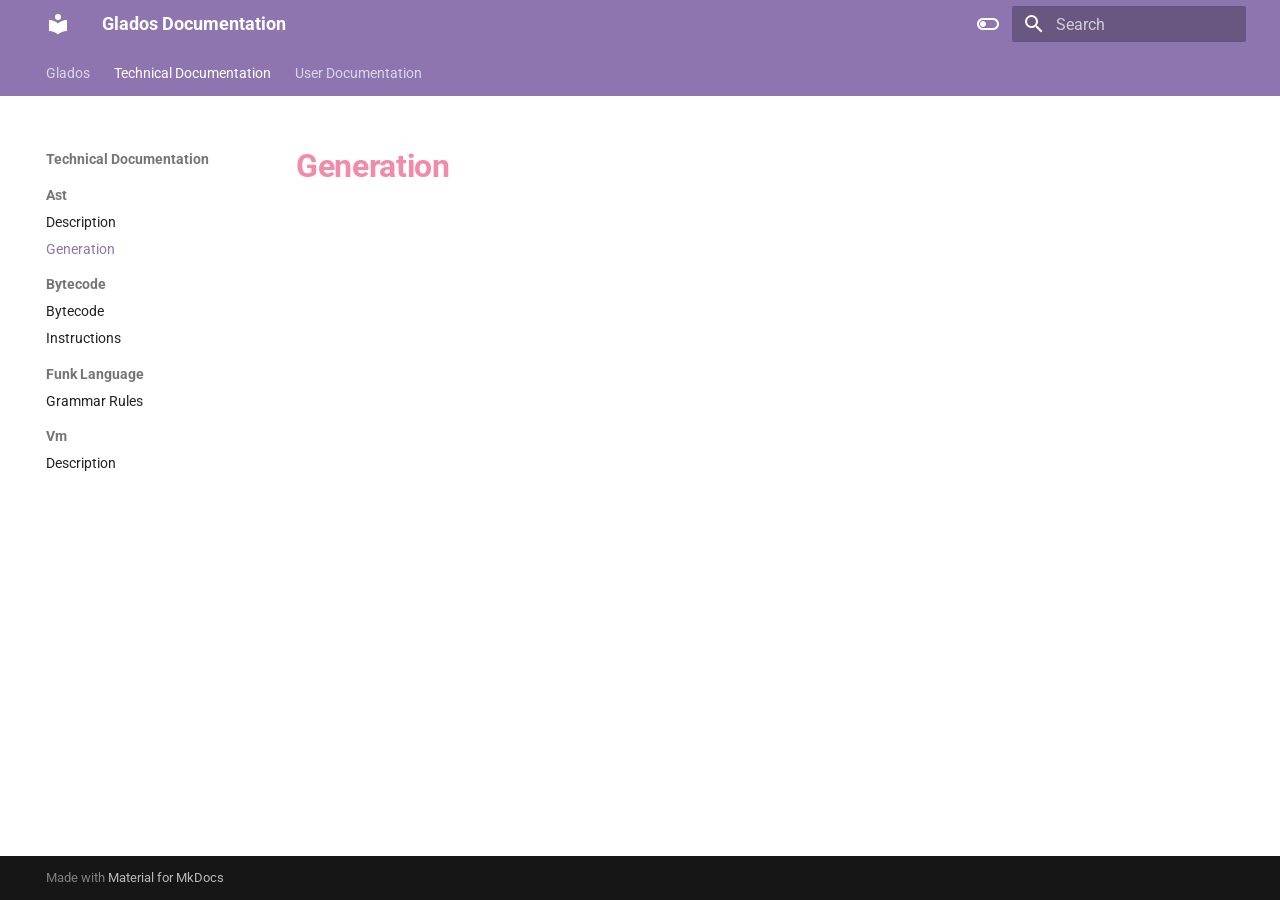
<file: Technical Documentation/Ast/Generation/index.html>
<!doctype html>
<html lang="en" class="no-js">
  <head>
    
      <meta charset="utf-8">
      <meta name="viewport" content="width=device-width,initial-scale=1">
      
      
      
      
        <link rel="prev" href="../Description/">
      
      
        <link rel="next" href="../../Bytecode/Bytecode/">
      
      
      <link rel="icon" href="../../../assets/images/favicon.png">
      <meta name="generator" content="mkdocs-1.5.3, mkdocs-material-9.4.6">
    
    
      
        <title>Generation - Glados Documentation</title>
      
    
    
      <link rel="stylesheet" href="../../../assets/stylesheets/main.35e1ed30.min.css">
      
        
        <link rel="stylesheet" href="../../../assets/stylesheets/palette.356b1318.min.css">
      
      


    
    
      
    
    
      
        
        
        <link rel="preconnect" href="https://fonts.gstatic.com" crossorigin>
        <link rel="stylesheet" href="https://fonts.googleapis.com/css?family=Roboto:300,300i,400,400i,700,700i%7CRoboto+Mono:400,400i,700,700i&display=fallback">
        <style>:root{--md-text-font:"Roboto";--md-code-font:"Roboto Mono"}</style>
      
    
    
      <link rel="stylesheet" href="../../../extra.css">
    
    <script>__md_scope=new URL("../../..",location),__md_hash=e=>[...e].reduce((e,_)=>(e<<5)-e+_.charCodeAt(0),0),__md_get=(e,_=localStorage,t=__md_scope)=>JSON.parse(_.getItem(t.pathname+"."+e)),__md_set=(e,_,t=localStorage,a=__md_scope)=>{try{t.setItem(a.pathname+"."+e,JSON.stringify(_))}catch(e){}}</script>
    
      

    
    
    
  </head>
  
  
    
    
      
    
    
    
    
    <body dir="ltr" data-md-color-scheme="default" data-md-color-primary="custom" data-md-color-accent="purple">
  
    
    
      <script>var palette=__md_get("__palette");if(palette&&"object"==typeof palette.color)for(var key of Object.keys(palette.color))document.body.setAttribute("data-md-color-"+key,palette.color[key])</script>
    
    <input class="md-toggle" data-md-toggle="drawer" type="checkbox" id="__drawer" autocomplete="off">
    <input class="md-toggle" data-md-toggle="search" type="checkbox" id="__search" autocomplete="off">
    <label class="md-overlay" for="__drawer"></label>
    <div data-md-component="skip">
      
    </div>
    <div data-md-component="announce">
      
    </div>
    
    
      

<header class="md-header" data-md-component="header">
  <nav class="md-header__inner md-grid" aria-label="Header">
    <a href="../../.." title="Glados Documentation" class="md-header__button md-logo" aria-label="Glados Documentation" data-md-component="logo">
      
  
  <svg xmlns="http://www.w3.org/2000/svg" viewBox="0 0 24 24"><path d="M12 8a3 3 0 0 0 3-3 3 3 0 0 0-3-3 3 3 0 0 0-3 3 3 3 0 0 0 3 3m0 3.54C9.64 9.35 6.5 8 3 8v11c3.5 0 6.64 1.35 9 3.54 2.36-2.19 5.5-3.54 9-3.54V8c-3.5 0-6.64 1.35-9 3.54Z"/></svg>

    </a>
    <label class="md-header__button md-icon" for="__drawer">
      
      <svg xmlns="http://www.w3.org/2000/svg" viewBox="0 0 24 24"><path d="M3 6h18v2H3V6m0 5h18v2H3v-2m0 5h18v2H3v-2Z"/></svg>
    </label>
    <div class="md-header__title" data-md-component="header-title">
      <div class="md-header__ellipsis">
        <div class="md-header__topic">
          <span class="md-ellipsis">
            Glados Documentation
          </span>
        </div>
        <div class="md-header__topic" data-md-component="header-topic">
          <span class="md-ellipsis">
            
              Generation
            
          </span>
        </div>
      </div>
    </div>
    
      
        <form class="md-header__option" data-md-component="palette">
  
    
    
    
    <input class="md-option" data-md-color-media="" data-md-color-scheme="default" data-md-color-primary="custom" data-md-color-accent="purple"  aria-label="Switch to dark mode"  type="radio" name="__palette" id="__palette_1">
    
      <label class="md-header__button md-icon" title="Switch to dark mode" for="__palette_2" hidden>
        <svg xmlns="http://www.w3.org/2000/svg" viewBox="0 0 24 24"><path d="M17 6H7c-3.31 0-6 2.69-6 6s2.69 6 6 6h10c3.31 0 6-2.69 6-6s-2.69-6-6-6zm0 10H7c-2.21 0-4-1.79-4-4s1.79-4 4-4h10c2.21 0 4 1.79 4 4s-1.79 4-4 4zM7 9c-1.66 0-3 1.34-3 3s1.34 3 3 3 3-1.34 3-3-1.34-3-3-3z"/></svg>
      </label>
    
  
    
    
    
    <input class="md-option" data-md-color-media="" data-md-color-scheme="slate" data-md-color-primary="custom" data-md-color-accent="lime"  aria-label="Switch to light mode"  type="radio" name="__palette" id="__palette_2">
    
      <label class="md-header__button md-icon" title="Switch to light mode" for="__palette_1" hidden>
        <svg xmlns="http://www.w3.org/2000/svg" viewBox="0 0 24 24"><path d="M17 7H7a5 5 0 0 0-5 5 5 5 0 0 0 5 5h10a5 5 0 0 0 5-5 5 5 0 0 0-5-5m0 8a3 3 0 0 1-3-3 3 3 0 0 1 3-3 3 3 0 0 1 3 3 3 3 0 0 1-3 3Z"/></svg>
      </label>
    
  
</form>
      
    
    
    
      <label class="md-header__button md-icon" for="__search">
        
        <svg xmlns="http://www.w3.org/2000/svg" viewBox="0 0 24 24"><path d="M9.5 3A6.5 6.5 0 0 1 16 9.5c0 1.61-.59 3.09-1.56 4.23l.27.27h.79l5 5-1.5 1.5-5-5v-.79l-.27-.27A6.516 6.516 0 0 1 9.5 16 6.5 6.5 0 0 1 3 9.5 6.5 6.5 0 0 1 9.5 3m0 2C7 5 5 7 5 9.5S7 14 9.5 14 14 12 14 9.5 12 5 9.5 5Z"/></svg>
      </label>
      <div class="md-search" data-md-component="search" role="dialog">
  <label class="md-search__overlay" for="__search"></label>
  <div class="md-search__inner" role="search">
    <form class="md-search__form" name="search">
      <input type="text" class="md-search__input" name="query" aria-label="Search" placeholder="Search" autocapitalize="off" autocorrect="off" autocomplete="off" spellcheck="false" data-md-component="search-query" required>
      <label class="md-search__icon md-icon" for="__search">
        
        <svg xmlns="http://www.w3.org/2000/svg" viewBox="0 0 24 24"><path d="M9.5 3A6.5 6.5 0 0 1 16 9.5c0 1.61-.59 3.09-1.56 4.23l.27.27h.79l5 5-1.5 1.5-5-5v-.79l-.27-.27A6.516 6.516 0 0 1 9.5 16 6.5 6.5 0 0 1 3 9.5 6.5 6.5 0 0 1 9.5 3m0 2C7 5 5 7 5 9.5S7 14 9.5 14 14 12 14 9.5 12 5 9.5 5Z"/></svg>
        
        <svg xmlns="http://www.w3.org/2000/svg" viewBox="0 0 24 24"><path d="M20 11v2H8l5.5 5.5-1.42 1.42L4.16 12l7.92-7.92L13.5 5.5 8 11h12Z"/></svg>
      </label>
      <nav class="md-search__options" aria-label="Search">
        
        <button type="reset" class="md-search__icon md-icon" title="Clear" aria-label="Clear" tabindex="-1">
          
          <svg xmlns="http://www.w3.org/2000/svg" viewBox="0 0 24 24"><path d="M19 6.41 17.59 5 12 10.59 6.41 5 5 6.41 10.59 12 5 17.59 6.41 19 12 13.41 17.59 19 19 17.59 13.41 12 19 6.41Z"/></svg>
        </button>
      </nav>
      
        <div class="md-search__suggest" data-md-component="search-suggest"></div>
      
    </form>
    <div class="md-search__output">
      <div class="md-search__scrollwrap" data-md-scrollfix>
        <div class="md-search-result" data-md-component="search-result">
          <div class="md-search-result__meta">
            Initializing search
          </div>
          <ol class="md-search-result__list" role="presentation"></ol>
        </div>
      </div>
    </div>
  </div>
</div>
    
    
  </nav>
  
</header>
    
    <div class="md-container" data-md-component="container">
      
      
        
          
            
<nav class="md-tabs" aria-label="Tabs" data-md-component="tabs">
  <div class="md-grid">
    <ul class="md-tabs__list">
      
        
  
  
  
    <li class="md-tabs__item">
      <a href="../../.." class="md-tabs__link">
        
  
    
  
  Glados

      </a>
    </li>
  

      
        
  
  
    
  
  
    
    
      
  
  
    
  
  
    
    
      <li class="md-tabs__item md-tabs__item--active">
        <a href="../Description/" class="md-tabs__link">
          
  
  Technical Documentation

        </a>
      </li>
    
  

    
  

      
        
  
  
  
    
    
      <li class="md-tabs__item">
        <a href="../../../User%20Documentation/Common%20Programming%20Concepts/" class="md-tabs__link">
          
  
  User Documentation

        </a>
      </li>
    
  

      
    </ul>
  </div>
</nav>
          
        
      
      <main class="md-main" data-md-component="main">
        <div class="md-main__inner md-grid">
          
            
              
              <div class="md-sidebar md-sidebar--primary" data-md-component="sidebar" data-md-type="navigation" >
                <div class="md-sidebar__scrollwrap">
                  <div class="md-sidebar__inner">
                    


  


  

<nav class="md-nav md-nav--primary md-nav--lifted md-nav--integrated" aria-label="Navigation" data-md-level="0">
  <label class="md-nav__title" for="__drawer">
    <a href="../../.." title="Glados Documentation" class="md-nav__button md-logo" aria-label="Glados Documentation" data-md-component="logo">
      
  
  <svg xmlns="http://www.w3.org/2000/svg" viewBox="0 0 24 24"><path d="M12 8a3 3 0 0 0 3-3 3 3 0 0 0-3-3 3 3 0 0 0-3 3 3 3 0 0 0 3 3m0 3.54C9.64 9.35 6.5 8 3 8v11c3.5 0 6.64 1.35 9 3.54 2.36-2.19 5.5-3.54 9-3.54V8c-3.5 0-6.64 1.35-9 3.54Z"/></svg>

    </a>
    Glados Documentation
  </label>
  
  <ul class="md-nav__list" data-md-scrollfix>
    
      
      
  
  
  
    <li class="md-nav__item">
      <a href="../../.." class="md-nav__link">
        
  
  <span class="md-ellipsis">
    Glados
  </span>
  

      </a>
    </li>
  

    
      
      
  
  
    
  
  
    
    
    
    
    
      
      
    
    <li class="md-nav__item md-nav__item--active md-nav__item--section md-nav__item--nested">
      
        
        
        
        <input class="md-nav__toggle md-toggle " type="checkbox" id="__nav_2" checked>
        
          
          <label class="md-nav__link" for="__nav_2" id="__nav_2_label" tabindex="">
            
  
  <span class="md-ellipsis">
    Technical Documentation
  </span>
  

            <span class="md-nav__icon md-icon"></span>
          </label>
        
        <nav class="md-nav" data-md-level="1" aria-labelledby="__nav_2_label" aria-expanded="true">
          <label class="md-nav__title" for="__nav_2">
            <span class="md-nav__icon md-icon"></span>
            Technical Documentation
          </label>
          <ul class="md-nav__list" data-md-scrollfix>
            
              
                
  
  
    
  
  
    
    
    
    
    
      
      
    
    <li class="md-nav__item md-nav__item--active md-nav__item--section md-nav__item--nested">
      
        
        
        
        <input class="md-nav__toggle md-toggle " type="checkbox" id="__nav_2_1" checked>
        
          
          <label class="md-nav__link" for="__nav_2_1" id="__nav_2_1_label" tabindex="">
            
  
  <span class="md-ellipsis">
    Ast
  </span>
  

            <span class="md-nav__icon md-icon"></span>
          </label>
        
        <nav class="md-nav" data-md-level="2" aria-labelledby="__nav_2_1_label" aria-expanded="true">
          <label class="md-nav__title" for="__nav_2_1">
            <span class="md-nav__icon md-icon"></span>
            Ast
          </label>
          <ul class="md-nav__list" data-md-scrollfix>
            
              
                
  
  
  
    <li class="md-nav__item">
      <a href="../Description/" class="md-nav__link">
        
  
  <span class="md-ellipsis">
    Description
  </span>
  

      </a>
    </li>
  

              
            
              
                
  
  
    
  
  
    <li class="md-nav__item md-nav__item--active">
      
      <input class="md-nav__toggle md-toggle" type="checkbox" id="__toc">
      
      
      
      <a href="./" class="md-nav__link md-nav__link--active">
        
  
  <span class="md-ellipsis">
    Generation
  </span>
  

      </a>
      
    </li>
  

              
            
          </ul>
        </nav>
      
    </li>
  

              
            
              
                
  
  
  
    
    
    
    
    
      
      
    
    <li class="md-nav__item md-nav__item--section md-nav__item--nested">
      
        
        
        
        <input class="md-nav__toggle md-toggle " type="checkbox" id="__nav_2_2" >
        
          
          <label class="md-nav__link" for="__nav_2_2" id="__nav_2_2_label" tabindex="">
            
  
  <span class="md-ellipsis">
    Bytecode
  </span>
  

            <span class="md-nav__icon md-icon"></span>
          </label>
        
        <nav class="md-nav" data-md-level="2" aria-labelledby="__nav_2_2_label" aria-expanded="false">
          <label class="md-nav__title" for="__nav_2_2">
            <span class="md-nav__icon md-icon"></span>
            Bytecode
          </label>
          <ul class="md-nav__list" data-md-scrollfix>
            
              
                
  
  
  
    <li class="md-nav__item">
      <a href="../../Bytecode/Bytecode/" class="md-nav__link">
        
  
  <span class="md-ellipsis">
    Bytecode
  </span>
  

      </a>
    </li>
  

              
            
              
                
  
  
  
    <li class="md-nav__item">
      <a href="../../Bytecode/Instructions/" class="md-nav__link">
        
  
  <span class="md-ellipsis">
    Instructions
  </span>
  

      </a>
    </li>
  

              
            
          </ul>
        </nav>
      
    </li>
  

              
            
              
                
  
  
  
    
    
    
    
    
      
      
    
    <li class="md-nav__item md-nav__item--section md-nav__item--nested">
      
        
        
        
        <input class="md-nav__toggle md-toggle " type="checkbox" id="__nav_2_3" >
        
          
          <label class="md-nav__link" for="__nav_2_3" id="__nav_2_3_label" tabindex="">
            
  
  <span class="md-ellipsis">
    Funk Language
  </span>
  

            <span class="md-nav__icon md-icon"></span>
          </label>
        
        <nav class="md-nav" data-md-level="2" aria-labelledby="__nav_2_3_label" aria-expanded="false">
          <label class="md-nav__title" for="__nav_2_3">
            <span class="md-nav__icon md-icon"></span>
            Funk Language
          </label>
          <ul class="md-nav__list" data-md-scrollfix>
            
              
                
  
  
  
    <li class="md-nav__item">
      <a href="../../Funk%20Language/Bnf/" class="md-nav__link">
        
  
  <span class="md-ellipsis">
    Grammar Rules
  </span>
  

      </a>
    </li>
  

              
            
          </ul>
        </nav>
      
    </li>
  

              
            
              
                
  
  
  
    
    
    
    
    
      
      
    
    <li class="md-nav__item md-nav__item--section md-nav__item--nested">
      
        
        
        
        <input class="md-nav__toggle md-toggle " type="checkbox" id="__nav_2_4" >
        
          
          <label class="md-nav__link" for="__nav_2_4" id="__nav_2_4_label" tabindex="">
            
  
  <span class="md-ellipsis">
    Vm
  </span>
  

            <span class="md-nav__icon md-icon"></span>
          </label>
        
        <nav class="md-nav" data-md-level="2" aria-labelledby="__nav_2_4_label" aria-expanded="false">
          <label class="md-nav__title" for="__nav_2_4">
            <span class="md-nav__icon md-icon"></span>
            Vm
          </label>
          <ul class="md-nav__list" data-md-scrollfix>
            
              
                
  
  
  
    <li class="md-nav__item">
      <a href="../../Vm/Description/" class="md-nav__link">
        
  
  <span class="md-ellipsis">
    Description
  </span>
  

      </a>
    </li>
  

              
            
          </ul>
        </nav>
      
    </li>
  

              
            
          </ul>
        </nav>
      
    </li>
  

    
      
      
  
  
  
    
    
    
    
    
      
      
    
    <li class="md-nav__item md-nav__item--section md-nav__item--nested">
      
        
        
        
        <input class="md-nav__toggle md-toggle " type="checkbox" id="__nav_3" >
        
          
          <label class="md-nav__link" for="__nav_3" id="__nav_3_label" tabindex="">
            
  
  <span class="md-ellipsis">
    User Documentation
  </span>
  

            <span class="md-nav__icon md-icon"></span>
          </label>
        
        <nav class="md-nav" data-md-level="1" aria-labelledby="__nav_3_label" aria-expanded="false">
          <label class="md-nav__title" for="__nav_3">
            <span class="md-nav__icon md-icon"></span>
            User Documentation
          </label>
          <ul class="md-nav__list" data-md-scrollfix>
            
              
                
  
  
  
    <li class="md-nav__item">
      <a href="../../../User%20Documentation/Common%20Programming%20Concepts/" class="md-nav__link">
        
  
  <span class="md-ellipsis">
    Common Programming Concepts
  </span>
  

      </a>
    </li>
  

              
            
              
                
  
  
  
    <li class="md-nav__item">
      <a href="../../../User%20Documentation/Common_Programming_Concepts_cn/" class="md-nav__link">
        
  
  <span class="md-ellipsis">
    Common Programming Concepts cn
  </span>
  

      </a>
    </li>
  

              
            
              
                
  
  
  
    <li class="md-nav__item">
      <a href="../../../User%20Documentation/Funk%20Introduction/" class="md-nav__link">
        
  
  <span class="md-ellipsis">
    Funk Introduction
  </span>
  

      </a>
    </li>
  

              
            
              
                
  
  
  
    <li class="md-nav__item">
      <a href="../../../User%20Documentation/Funk_Introduction_cn/" class="md-nav__link">
        
  
  <span class="md-ellipsis">
    Funk Introduction cn
  </span>
  

      </a>
    </li>
  

              
            
          </ul>
        </nav>
      
    </li>
  

    
  </ul>
</nav>
                  </div>
                </div>
              </div>
            
            
          
          
            <div class="md-content" data-md-component="content">
              <article class="md-content__inner md-typeset">
                
                  


  <h1>Generation</h1>







                
              </article>
            </div>
          
          
  <script>var tabs=__md_get("__tabs");if(Array.isArray(tabs))e:for(var set of document.querySelectorAll(".tabbed-set")){var tab,labels=set.querySelector(".tabbed-labels");for(tab of tabs)for(var label of labels.getElementsByTagName("label"))if(label.innerText.trim()===tab){var input=document.getElementById(label.htmlFor);input.checked=!0;continue e}}</script>

        </div>
        
          <button type="button" class="md-top md-icon" data-md-component="top" hidden>
  
  <svg xmlns="http://www.w3.org/2000/svg" viewBox="0 0 24 24"><path d="M13 20h-2V8l-5.5 5.5-1.42-1.42L12 4.16l7.92 7.92-1.42 1.42L13 8v12Z"/></svg>
  Back to top
</button>
        
      </main>
      
        <footer class="md-footer">
  
  <div class="md-footer-meta md-typeset">
    <div class="md-footer-meta__inner md-grid">
      <div class="md-copyright">
  
  
    Made with
    <a href="https://squidfunk.github.io/mkdocs-material/" target="_blank" rel="noopener">
      Material for MkDocs
    </a>
  
</div>
      
    </div>
  </div>
</footer>
      
    </div>
    <div class="md-dialog" data-md-component="dialog">
      <div class="md-dialog__inner md-typeset"></div>
    </div>
    
    
    <script id="__config" type="application/json">{"base": "../../..", "features": ["navigation.tabs", "navigation.sections", "toc.integrate", "navigation.top", "search.suggest", "search.highlight", "content.tabs.link", "content.code.annotation", "content.code.copy"], "search": "../../../assets/javascripts/workers/search.f886a092.min.js", "translations": {"clipboard.copied": "Copied to clipboard", "clipboard.copy": "Copy to clipboard", "search.result.more.one": "1 more on this page", "search.result.more.other": "# more on this page", "search.result.none": "No matching documents", "search.result.one": "1 matching document", "search.result.other": "# matching documents", "search.result.placeholder": "Type to start searching", "search.result.term.missing": "Missing", "select.version": "Select version"}}</script>
    
    
      <script src="../../../assets/javascripts/bundle.aecac24b.min.js"></script>
      
    
  </body>
</html>
</file>
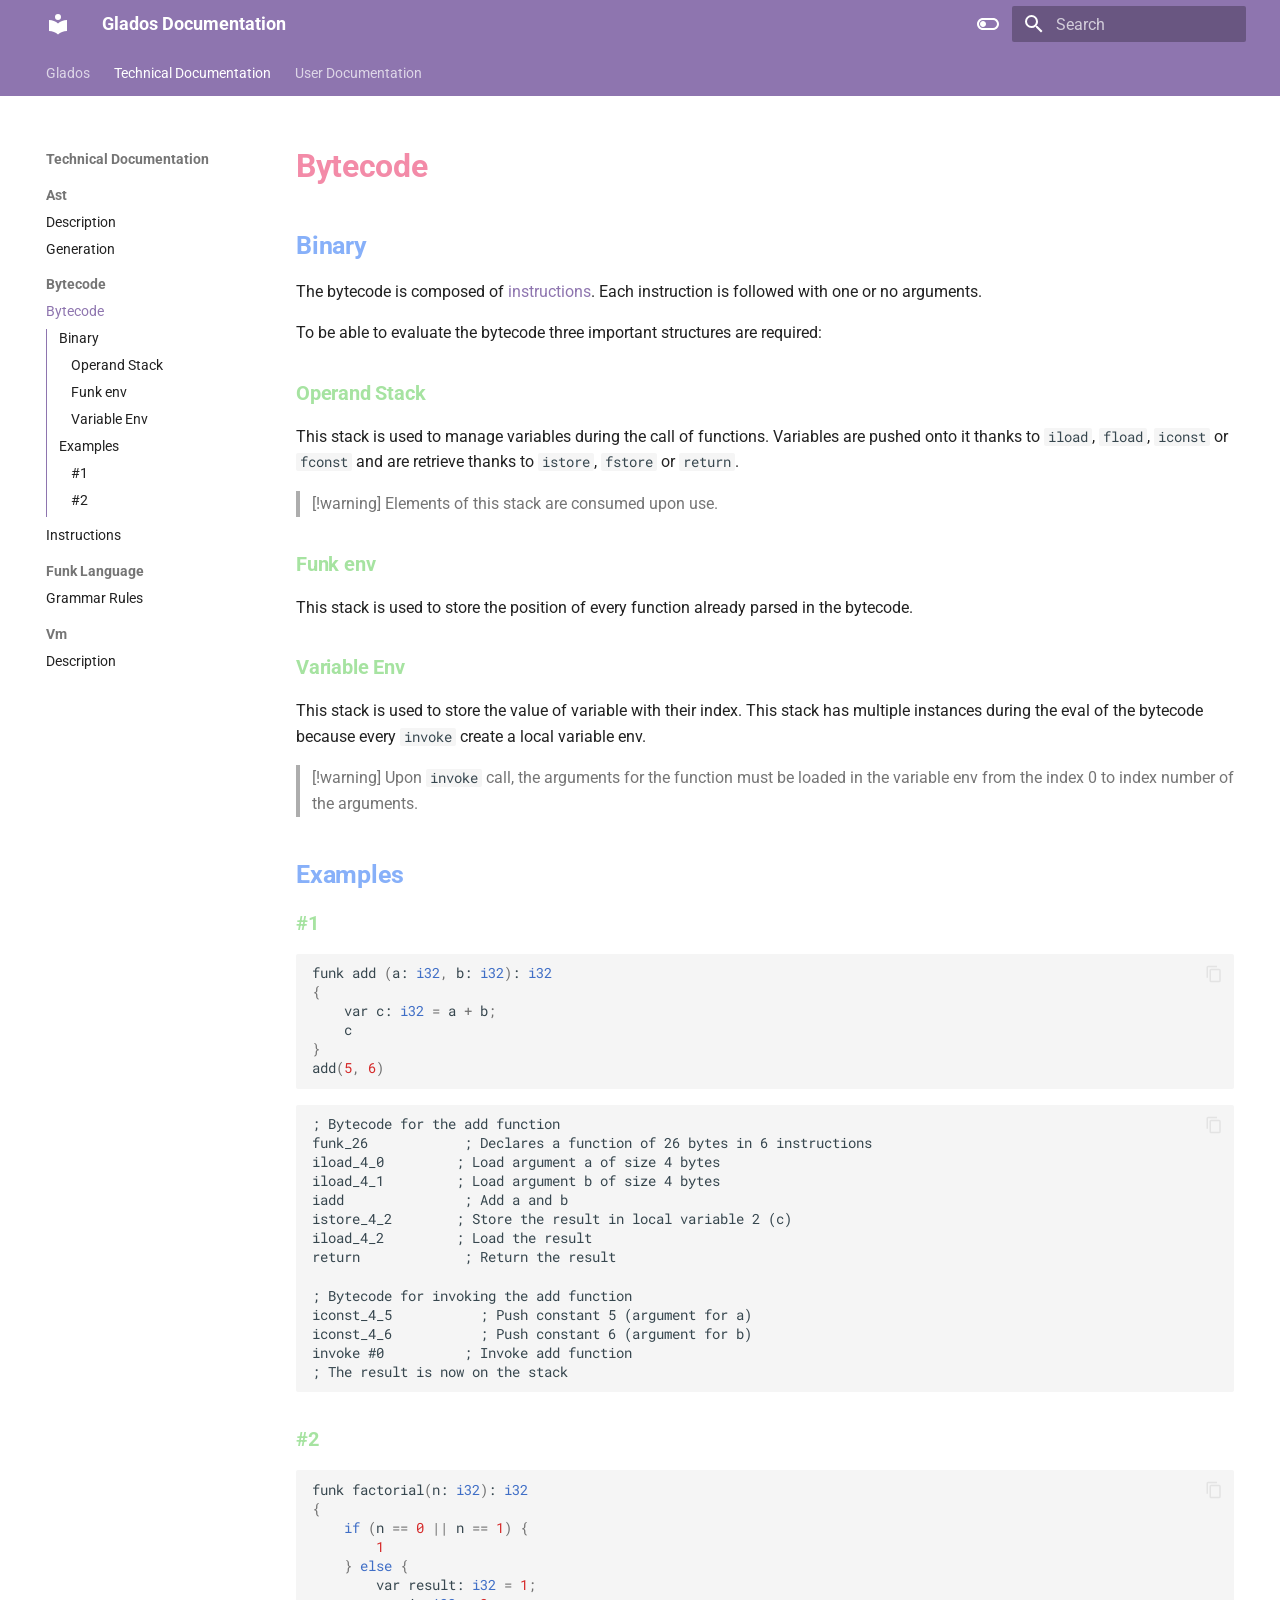
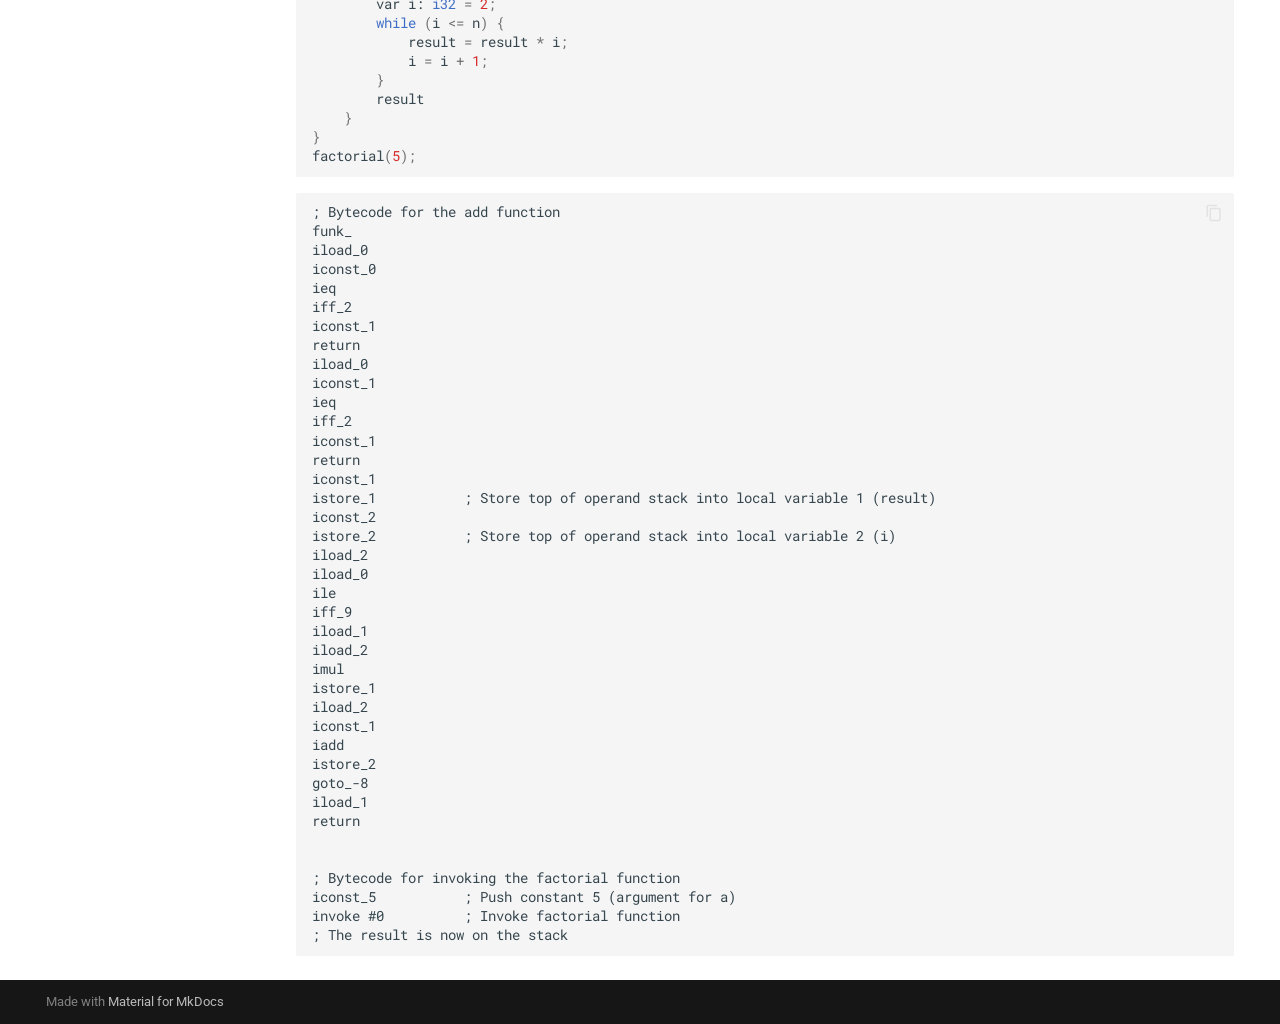
<file: Technical Documentation/Bytecode/Bytecode/index.html>
<!doctype html>
<html lang="en" class="no-js">
  <head>
    
      <meta charset="utf-8">
      <meta name="viewport" content="width=device-width,initial-scale=1">
      
      
      
      
        <link rel="prev" href="../../Ast/Generation/">
      
      
        <link rel="next" href="../Instructions/">
      
      
      <link rel="icon" href="../../../assets/images/favicon.png">
      <meta name="generator" content="mkdocs-1.5.3, mkdocs-material-9.4.6">
    
    
      
        <title>Bytecode - Glados Documentation</title>
      
    
    
      <link rel="stylesheet" href="../../../assets/stylesheets/main.35e1ed30.min.css">
      
        
        <link rel="stylesheet" href="../../../assets/stylesheets/palette.356b1318.min.css">
      
      


    
    
      
    
    
      
        
        
        <link rel="preconnect" href="https://fonts.gstatic.com" crossorigin>
        <link rel="stylesheet" href="https://fonts.googleapis.com/css?family=Roboto:300,300i,400,400i,700,700i%7CRoboto+Mono:400,400i,700,700i&display=fallback">
        <style>:root{--md-text-font:"Roboto";--md-code-font:"Roboto Mono"}</style>
      
    
    
      <link rel="stylesheet" href="../../../extra.css">
    
    <script>__md_scope=new URL("../../..",location),__md_hash=e=>[...e].reduce((e,_)=>(e<<5)-e+_.charCodeAt(0),0),__md_get=(e,_=localStorage,t=__md_scope)=>JSON.parse(_.getItem(t.pathname+"."+e)),__md_set=(e,_,t=localStorage,a=__md_scope)=>{try{t.setItem(a.pathname+"."+e,JSON.stringify(_))}catch(e){}}</script>
    
      

    
    
    
  </head>
  
  
    
    
      
    
    
    
    
    <body dir="ltr" data-md-color-scheme="default" data-md-color-primary="custom" data-md-color-accent="purple">
  
    
    
      <script>var palette=__md_get("__palette");if(palette&&"object"==typeof palette.color)for(var key of Object.keys(palette.color))document.body.setAttribute("data-md-color-"+key,palette.color[key])</script>
    
    <input class="md-toggle" data-md-toggle="drawer" type="checkbox" id="__drawer" autocomplete="off">
    <input class="md-toggle" data-md-toggle="search" type="checkbox" id="__search" autocomplete="off">
    <label class="md-overlay" for="__drawer"></label>
    <div data-md-component="skip">
      
        
        <a href="#binary" class="md-skip">
          Skip to content
        </a>
      
    </div>
    <div data-md-component="announce">
      
    </div>
    
    
      

<header class="md-header" data-md-component="header">
  <nav class="md-header__inner md-grid" aria-label="Header">
    <a href="../../.." title="Glados Documentation" class="md-header__button md-logo" aria-label="Glados Documentation" data-md-component="logo">
      
  
  <svg xmlns="http://www.w3.org/2000/svg" viewBox="0 0 24 24"><path d="M12 8a3 3 0 0 0 3-3 3 3 0 0 0-3-3 3 3 0 0 0-3 3 3 3 0 0 0 3 3m0 3.54C9.64 9.35 6.5 8 3 8v11c3.5 0 6.64 1.35 9 3.54 2.36-2.19 5.5-3.54 9-3.54V8c-3.5 0-6.64 1.35-9 3.54Z"/></svg>

    </a>
    <label class="md-header__button md-icon" for="__drawer">
      
      <svg xmlns="http://www.w3.org/2000/svg" viewBox="0 0 24 24"><path d="M3 6h18v2H3V6m0 5h18v2H3v-2m0 5h18v2H3v-2Z"/></svg>
    </label>
    <div class="md-header__title" data-md-component="header-title">
      <div class="md-header__ellipsis">
        <div class="md-header__topic">
          <span class="md-ellipsis">
            Glados Documentation
          </span>
        </div>
        <div class="md-header__topic" data-md-component="header-topic">
          <span class="md-ellipsis">
            
              Bytecode
            
          </span>
        </div>
      </div>
    </div>
    
      
        <form class="md-header__option" data-md-component="palette">
  
    
    
    
    <input class="md-option" data-md-color-media="" data-md-color-scheme="default" data-md-color-primary="custom" data-md-color-accent="purple"  aria-label="Switch to dark mode"  type="radio" name="__palette" id="__palette_1">
    
      <label class="md-header__button md-icon" title="Switch to dark mode" for="__palette_2" hidden>
        <svg xmlns="http://www.w3.org/2000/svg" viewBox="0 0 24 24"><path d="M17 6H7c-3.31 0-6 2.69-6 6s2.69 6 6 6h10c3.31 0 6-2.69 6-6s-2.69-6-6-6zm0 10H7c-2.21 0-4-1.79-4-4s1.79-4 4-4h10c2.21 0 4 1.79 4 4s-1.79 4-4 4zM7 9c-1.66 0-3 1.34-3 3s1.34 3 3 3 3-1.34 3-3-1.34-3-3-3z"/></svg>
      </label>
    
  
    
    
    
    <input class="md-option" data-md-color-media="" data-md-color-scheme="slate" data-md-color-primary="custom" data-md-color-accent="lime"  aria-label="Switch to light mode"  type="radio" name="__palette" id="__palette_2">
    
      <label class="md-header__button md-icon" title="Switch to light mode" for="__palette_1" hidden>
        <svg xmlns="http://www.w3.org/2000/svg" viewBox="0 0 24 24"><path d="M17 7H7a5 5 0 0 0-5 5 5 5 0 0 0 5 5h10a5 5 0 0 0 5-5 5 5 0 0 0-5-5m0 8a3 3 0 0 1-3-3 3 3 0 0 1 3-3 3 3 0 0 1 3 3 3 3 0 0 1-3 3Z"/></svg>
      </label>
    
  
</form>
      
    
    
    
      <label class="md-header__button md-icon" for="__search">
        
        <svg xmlns="http://www.w3.org/2000/svg" viewBox="0 0 24 24"><path d="M9.5 3A6.5 6.5 0 0 1 16 9.5c0 1.61-.59 3.09-1.56 4.23l.27.27h.79l5 5-1.5 1.5-5-5v-.79l-.27-.27A6.516 6.516 0 0 1 9.5 16 6.5 6.5 0 0 1 3 9.5 6.5 6.5 0 0 1 9.5 3m0 2C7 5 5 7 5 9.5S7 14 9.5 14 14 12 14 9.5 12 5 9.5 5Z"/></svg>
      </label>
      <div class="md-search" data-md-component="search" role="dialog">
  <label class="md-search__overlay" for="__search"></label>
  <div class="md-search__inner" role="search">
    <form class="md-search__form" name="search">
      <input type="text" class="md-search__input" name="query" aria-label="Search" placeholder="Search" autocapitalize="off" autocorrect="off" autocomplete="off" spellcheck="false" data-md-component="search-query" required>
      <label class="md-search__icon md-icon" for="__search">
        
        <svg xmlns="http://www.w3.org/2000/svg" viewBox="0 0 24 24"><path d="M9.5 3A6.5 6.5 0 0 1 16 9.5c0 1.61-.59 3.09-1.56 4.23l.27.27h.79l5 5-1.5 1.5-5-5v-.79l-.27-.27A6.516 6.516 0 0 1 9.5 16 6.5 6.5 0 0 1 3 9.5 6.5 6.5 0 0 1 9.5 3m0 2C7 5 5 7 5 9.5S7 14 9.5 14 14 12 14 9.5 12 5 9.5 5Z"/></svg>
        
        <svg xmlns="http://www.w3.org/2000/svg" viewBox="0 0 24 24"><path d="M20 11v2H8l5.5 5.5-1.42 1.42L4.16 12l7.92-7.92L13.5 5.5 8 11h12Z"/></svg>
      </label>
      <nav class="md-search__options" aria-label="Search">
        
        <button type="reset" class="md-search__icon md-icon" title="Clear" aria-label="Clear" tabindex="-1">
          
          <svg xmlns="http://www.w3.org/2000/svg" viewBox="0 0 24 24"><path d="M19 6.41 17.59 5 12 10.59 6.41 5 5 6.41 10.59 12 5 17.59 6.41 19 12 13.41 17.59 19 19 17.59 13.41 12 19 6.41Z"/></svg>
        </button>
      </nav>
      
        <div class="md-search__suggest" data-md-component="search-suggest"></div>
      
    </form>
    <div class="md-search__output">
      <div class="md-search__scrollwrap" data-md-scrollfix>
        <div class="md-search-result" data-md-component="search-result">
          <div class="md-search-result__meta">
            Initializing search
          </div>
          <ol class="md-search-result__list" role="presentation"></ol>
        </div>
      </div>
    </div>
  </div>
</div>
    
    
  </nav>
  
</header>
    
    <div class="md-container" data-md-component="container">
      
      
        
          
            
<nav class="md-tabs" aria-label="Tabs" data-md-component="tabs">
  <div class="md-grid">
    <ul class="md-tabs__list">
      
        
  
  
  
    <li class="md-tabs__item">
      <a href="../../.." class="md-tabs__link">
        
  
    
  
  Glados

      </a>
    </li>
  

      
        
  
  
    
  
  
    
    
      
  
  
    
  
  
    
    
      <li class="md-tabs__item md-tabs__item--active">
        <a href="../../Ast/Description/" class="md-tabs__link">
          
  
  Technical Documentation

        </a>
      </li>
    
  

    
  

      
        
  
  
  
    
    
      <li class="md-tabs__item">
        <a href="../../../User%20Documentation/Common%20Programming%20Concepts/" class="md-tabs__link">
          
  
  User Documentation

        </a>
      </li>
    
  

      
    </ul>
  </div>
</nav>
          
        
      
      <main class="md-main" data-md-component="main">
        <div class="md-main__inner md-grid">
          
            
              
              <div class="md-sidebar md-sidebar--primary" data-md-component="sidebar" data-md-type="navigation" >
                <div class="md-sidebar__scrollwrap">
                  <div class="md-sidebar__inner">
                    


  


  

<nav class="md-nav md-nav--primary md-nav--lifted md-nav--integrated" aria-label="Navigation" data-md-level="0">
  <label class="md-nav__title" for="__drawer">
    <a href="../../.." title="Glados Documentation" class="md-nav__button md-logo" aria-label="Glados Documentation" data-md-component="logo">
      
  
  <svg xmlns="http://www.w3.org/2000/svg" viewBox="0 0 24 24"><path d="M12 8a3 3 0 0 0 3-3 3 3 0 0 0-3-3 3 3 0 0 0-3 3 3 3 0 0 0 3 3m0 3.54C9.64 9.35 6.5 8 3 8v11c3.5 0 6.64 1.35 9 3.54 2.36-2.19 5.5-3.54 9-3.54V8c-3.5 0-6.64 1.35-9 3.54Z"/></svg>

    </a>
    Glados Documentation
  </label>
  
  <ul class="md-nav__list" data-md-scrollfix>
    
      
      
  
  
  
    <li class="md-nav__item">
      <a href="../../.." class="md-nav__link">
        
  
  <span class="md-ellipsis">
    Glados
  </span>
  

      </a>
    </li>
  

    
      
      
  
  
    
  
  
    
    
    
    
    
      
      
    
    <li class="md-nav__item md-nav__item--active md-nav__item--section md-nav__item--nested">
      
        
        
        
        <input class="md-nav__toggle md-toggle " type="checkbox" id="__nav_2" checked>
        
          
          <label class="md-nav__link" for="__nav_2" id="__nav_2_label" tabindex="">
            
  
  <span class="md-ellipsis">
    Technical Documentation
  </span>
  

            <span class="md-nav__icon md-icon"></span>
          </label>
        
        <nav class="md-nav" data-md-level="1" aria-labelledby="__nav_2_label" aria-expanded="true">
          <label class="md-nav__title" for="__nav_2">
            <span class="md-nav__icon md-icon"></span>
            Technical Documentation
          </label>
          <ul class="md-nav__list" data-md-scrollfix>
            
              
                
  
  
  
    
    
    
    
    
      
      
    
    <li class="md-nav__item md-nav__item--section md-nav__item--nested">
      
        
        
        
        <input class="md-nav__toggle md-toggle " type="checkbox" id="__nav_2_1" >
        
          
          <label class="md-nav__link" for="__nav_2_1" id="__nav_2_1_label" tabindex="">
            
  
  <span class="md-ellipsis">
    Ast
  </span>
  

            <span class="md-nav__icon md-icon"></span>
          </label>
        
        <nav class="md-nav" data-md-level="2" aria-labelledby="__nav_2_1_label" aria-expanded="false">
          <label class="md-nav__title" for="__nav_2_1">
            <span class="md-nav__icon md-icon"></span>
            Ast
          </label>
          <ul class="md-nav__list" data-md-scrollfix>
            
              
                
  
  
  
    <li class="md-nav__item">
      <a href="../../Ast/Description/" class="md-nav__link">
        
  
  <span class="md-ellipsis">
    Description
  </span>
  

      </a>
    </li>
  

              
            
              
                
  
  
  
    <li class="md-nav__item">
      <a href="../../Ast/Generation/" class="md-nav__link">
        
  
  <span class="md-ellipsis">
    Generation
  </span>
  

      </a>
    </li>
  

              
            
          </ul>
        </nav>
      
    </li>
  

              
            
              
                
  
  
    
  
  
    
    
    
    
    
      
      
    
    <li class="md-nav__item md-nav__item--active md-nav__item--section md-nav__item--nested">
      
        
        
        
        <input class="md-nav__toggle md-toggle " type="checkbox" id="__nav_2_2" checked>
        
          
          <label class="md-nav__link" for="__nav_2_2" id="__nav_2_2_label" tabindex="">
            
  
  <span class="md-ellipsis">
    Bytecode
  </span>
  

            <span class="md-nav__icon md-icon"></span>
          </label>
        
        <nav class="md-nav" data-md-level="2" aria-labelledby="__nav_2_2_label" aria-expanded="true">
          <label class="md-nav__title" for="__nav_2_2">
            <span class="md-nav__icon md-icon"></span>
            Bytecode
          </label>
          <ul class="md-nav__list" data-md-scrollfix>
            
              
                
  
  
    
  
  
    <li class="md-nav__item md-nav__item--active">
      
      <input class="md-nav__toggle md-toggle" type="checkbox" id="__toc">
      
      
      
        <label class="md-nav__link md-nav__link--active" for="__toc">
          
  
  <span class="md-ellipsis">
    Bytecode
  </span>
  

          <span class="md-nav__icon md-icon"></span>
        </label>
      
      <a href="./" class="md-nav__link md-nav__link--active">
        
  
  <span class="md-ellipsis">
    Bytecode
  </span>
  

      </a>
      
        

<nav class="md-nav md-nav--secondary" aria-label="Table of contents">
  
  
  
  
    <label class="md-nav__title" for="__toc">
      <span class="md-nav__icon md-icon"></span>
      Table of contents
    </label>
    <ul class="md-nav__list" data-md-component="toc" data-md-scrollfix>
      
        <li class="md-nav__item">
  <a href="#binary" class="md-nav__link">
    Binary
  </a>
  
    <nav class="md-nav" aria-label="Binary">
      <ul class="md-nav__list">
        
          <li class="md-nav__item">
  <a href="#operand-stack" class="md-nav__link">
    Operand Stack
  </a>
  
</li>
        
          <li class="md-nav__item">
  <a href="#funk-env" class="md-nav__link">
    Funk env
  </a>
  
</li>
        
          <li class="md-nav__item">
  <a href="#variable-env" class="md-nav__link">
    Variable Env
  </a>
  
</li>
        
      </ul>
    </nav>
  
</li>
      
        <li class="md-nav__item">
  <a href="#examples" class="md-nav__link">
    Examples
  </a>
  
    <nav class="md-nav" aria-label="Examples">
      <ul class="md-nav__list">
        
          <li class="md-nav__item">
  <a href="#1" class="md-nav__link">
    #1
  </a>
  
</li>
        
          <li class="md-nav__item">
  <a href="#2" class="md-nav__link">
    #2
  </a>
  
</li>
        
      </ul>
    </nav>
  
</li>
      
    </ul>
  
</nav>
      
    </li>
  

              
            
              
                
  
  
  
    <li class="md-nav__item">
      <a href="../Instructions/" class="md-nav__link">
        
  
  <span class="md-ellipsis">
    Instructions
  </span>
  

      </a>
    </li>
  

              
            
          </ul>
        </nav>
      
    </li>
  

              
            
              
                
  
  
  
    
    
    
    
    
      
      
    
    <li class="md-nav__item md-nav__item--section md-nav__item--nested">
      
        
        
        
        <input class="md-nav__toggle md-toggle " type="checkbox" id="__nav_2_3" >
        
          
          <label class="md-nav__link" for="__nav_2_3" id="__nav_2_3_label" tabindex="">
            
  
  <span class="md-ellipsis">
    Funk Language
  </span>
  

            <span class="md-nav__icon md-icon"></span>
          </label>
        
        <nav class="md-nav" data-md-level="2" aria-labelledby="__nav_2_3_label" aria-expanded="false">
          <label class="md-nav__title" for="__nav_2_3">
            <span class="md-nav__icon md-icon"></span>
            Funk Language
          </label>
          <ul class="md-nav__list" data-md-scrollfix>
            
              
                
  
  
  
    <li class="md-nav__item">
      <a href="../../Funk%20Language/Bnf/" class="md-nav__link">
        
  
  <span class="md-ellipsis">
    Grammar Rules
  </span>
  

      </a>
    </li>
  

              
            
          </ul>
        </nav>
      
    </li>
  

              
            
              
                
  
  
  
    
    
    
    
    
      
      
    
    <li class="md-nav__item md-nav__item--section md-nav__item--nested">
      
        
        
        
        <input class="md-nav__toggle md-toggle " type="checkbox" id="__nav_2_4" >
        
          
          <label class="md-nav__link" for="__nav_2_4" id="__nav_2_4_label" tabindex="">
            
  
  <span class="md-ellipsis">
    Vm
  </span>
  

            <span class="md-nav__icon md-icon"></span>
          </label>
        
        <nav class="md-nav" data-md-level="2" aria-labelledby="__nav_2_4_label" aria-expanded="false">
          <label class="md-nav__title" for="__nav_2_4">
            <span class="md-nav__icon md-icon"></span>
            Vm
          </label>
          <ul class="md-nav__list" data-md-scrollfix>
            
              
                
  
  
  
    <li class="md-nav__item">
      <a href="../../Vm/Description/" class="md-nav__link">
        
  
  <span class="md-ellipsis">
    Description
  </span>
  

      </a>
    </li>
  

              
            
          </ul>
        </nav>
      
    </li>
  

              
            
          </ul>
        </nav>
      
    </li>
  

    
      
      
  
  
  
    
    
    
    
    
      
      
    
    <li class="md-nav__item md-nav__item--section md-nav__item--nested">
      
        
        
        
        <input class="md-nav__toggle md-toggle " type="checkbox" id="__nav_3" >
        
          
          <label class="md-nav__link" for="__nav_3" id="__nav_3_label" tabindex="">
            
  
  <span class="md-ellipsis">
    User Documentation
  </span>
  

            <span class="md-nav__icon md-icon"></span>
          </label>
        
        <nav class="md-nav" data-md-level="1" aria-labelledby="__nav_3_label" aria-expanded="false">
          <label class="md-nav__title" for="__nav_3">
            <span class="md-nav__icon md-icon"></span>
            User Documentation
          </label>
          <ul class="md-nav__list" data-md-scrollfix>
            
              
                
  
  
  
    <li class="md-nav__item">
      <a href="../../../User%20Documentation/Common%20Programming%20Concepts/" class="md-nav__link">
        
  
  <span class="md-ellipsis">
    Common Programming Concepts
  </span>
  

      </a>
    </li>
  

              
            
              
                
  
  
  
    <li class="md-nav__item">
      <a href="../../../User%20Documentation/Common_Programming_Concepts_cn/" class="md-nav__link">
        
  
  <span class="md-ellipsis">
    Common Programming Concepts cn
  </span>
  

      </a>
    </li>
  

              
            
              
                
  
  
  
    <li class="md-nav__item">
      <a href="../../../User%20Documentation/Funk%20Introduction/" class="md-nav__link">
        
  
  <span class="md-ellipsis">
    Funk Introduction
  </span>
  

      </a>
    </li>
  

              
            
              
                
  
  
  
    <li class="md-nav__item">
      <a href="../../../User%20Documentation/Funk_Introduction_cn/" class="md-nav__link">
        
  
  <span class="md-ellipsis">
    Funk Introduction cn
  </span>
  

      </a>
    </li>
  

              
            
          </ul>
        </nav>
      
    </li>
  

    
  </ul>
</nav>
                  </div>
                </div>
              </div>
            
            
          
          
            <div class="md-content" data-md-component="content">
              <article class="md-content__inner md-typeset">
                
                  


  <h1>Bytecode</h1>

<h2 id="binary">Binary</h2>
<p>The bytecode is composed of <a href="../Instructions/">instructions</a>. Each instruction is followed with one or no arguments.</p>
<p>To be able to evaluate the bytecode three important structures are required:</p>
<h3 id="operand-stack">Operand Stack</h3>
<p>This stack is used to manage variables during the call of functions.
Variables are pushed onto it thanks to <code>iload</code>, <code>fload</code>, <code>iconst</code> or <code>fconst</code> and are retrieve thanks to <code>istore</code>, <code>fstore</code> or <code>return</code>.</p>
<blockquote>
<p>[!warning]
Elements of this stack are consumed upon use.</p>
</blockquote>
<h3 id="funk-env">Funk env</h3>
<p>This stack is used to store the position of every function already parsed in the bytecode.</p>
<h3 id="variable-env">Variable Env</h3>
<p>This stack is used to store the value of variable with their index.
This stack has multiple instances during the eval of the bytecode because every <code>invoke</code> create a local variable env.</p>
<blockquote>
<p>[!warning]
Upon <code>invoke</code> call, the arguments for the function must be loaded in the variable env from the index 0 to index number of the arguments.</p>
</blockquote>
<h2 id="examples">Examples</h2>
<h3 id="1">#1</h3>
<div class="highlight"><pre><span></span><code><a id="__codelineno-0-1" name="__codelineno-0-1" href="#__codelineno-0-1"></a><span class="n">funk</span><span class="w"> </span><span class="n">add</span><span class="w"> </span><span class="p">(</span><span class="n">a</span>: <span class="kt">i32</span><span class="p">,</span><span class="w"> </span><span class="n">b</span>: <span class="kt">i32</span><span class="p">)</span>: <span class="kt">i32</span>
<a id="__codelineno-0-2" name="__codelineno-0-2" href="#__codelineno-0-2"></a><span class="p">{</span>
<a id="__codelineno-0-3" name="__codelineno-0-3" href="#__codelineno-0-3"></a><span class="w">    </span><span class="n">var</span><span class="w"> </span><span class="n">c</span>: <span class="kt">i32</span> <span class="o">=</span><span class="w"> </span><span class="n">a</span><span class="w"> </span><span class="o">+</span><span class="w"> </span><span class="n">b</span><span class="p">;</span>
<a id="__codelineno-0-4" name="__codelineno-0-4" href="#__codelineno-0-4"></a><span class="w">    </span><span class="n">c</span>
<a id="__codelineno-0-5" name="__codelineno-0-5" href="#__codelineno-0-5"></a><span class="p">}</span>
<a id="__codelineno-0-6" name="__codelineno-0-6" href="#__codelineno-0-6"></a><span class="n">add</span><span class="p">(</span><span class="mi">5</span><span class="p">,</span><span class="w"> </span><span class="mi">6</span><span class="p">)</span>
</code></pre></div>
<div class="highlight"><pre><span></span><code><a id="__codelineno-1-1" name="__codelineno-1-1" href="#__codelineno-1-1"></a>; Bytecode for the add function
<a id="__codelineno-1-2" name="__codelineno-1-2" href="#__codelineno-1-2"></a>funk_26            ; Declares a function of 26 bytes in 6 instructions
<a id="__codelineno-1-3" name="__codelineno-1-3" href="#__codelineno-1-3"></a>iload_4_0         ; Load argument a of size 4 bytes
<a id="__codelineno-1-4" name="__codelineno-1-4" href="#__codelineno-1-4"></a>iload_4_1         ; Load argument b of size 4 bytes
<a id="__codelineno-1-5" name="__codelineno-1-5" href="#__codelineno-1-5"></a>iadd               ; Add a and b
<a id="__codelineno-1-6" name="__codelineno-1-6" href="#__codelineno-1-6"></a>istore_4_2        ; Store the result in local variable 2 (c)
<a id="__codelineno-1-7" name="__codelineno-1-7" href="#__codelineno-1-7"></a>iload_4_2         ; Load the result
<a id="__codelineno-1-8" name="__codelineno-1-8" href="#__codelineno-1-8"></a>return             ; Return the result
<a id="__codelineno-1-9" name="__codelineno-1-9" href="#__codelineno-1-9"></a>
<a id="__codelineno-1-10" name="__codelineno-1-10" href="#__codelineno-1-10"></a>; Bytecode for invoking the add function
<a id="__codelineno-1-11" name="__codelineno-1-11" href="#__codelineno-1-11"></a>iconst_4_5           ; Push constant 5 (argument for a)
<a id="__codelineno-1-12" name="__codelineno-1-12" href="#__codelineno-1-12"></a>iconst_4_6           ; Push constant 6 (argument for b)
<a id="__codelineno-1-13" name="__codelineno-1-13" href="#__codelineno-1-13"></a>invoke #0          ; Invoke add function
<a id="__codelineno-1-14" name="__codelineno-1-14" href="#__codelineno-1-14"></a>; The result is now on the stack
</code></pre></div>
<h3 id="2">#2</h3>
<div class="highlight"><pre><span></span><code><a id="__codelineno-2-1" name="__codelineno-2-1" href="#__codelineno-2-1"></a><span class="n">funk</span><span class="w"> </span><span class="n">factorial</span><span class="p">(</span><span class="n">n</span>: <span class="kt">i32</span><span class="p">)</span>: <span class="kt">i32</span>
<a id="__codelineno-2-2" name="__codelineno-2-2" href="#__codelineno-2-2"></a><span class="p">{</span>
<a id="__codelineno-2-3" name="__codelineno-2-3" href="#__codelineno-2-3"></a><span class="w">    </span><span class="k">if</span><span class="w"> </span><span class="p">(</span><span class="n">n</span><span class="w"> </span><span class="o">==</span><span class="w"> </span><span class="mi">0</span><span class="w"> </span><span class="o">||</span><span class="w"> </span><span class="n">n</span><span class="w"> </span><span class="o">==</span><span class="w"> </span><span class="mi">1</span><span class="p">)</span><span class="w"> </span><span class="p">{</span>
<a id="__codelineno-2-4" name="__codelineno-2-4" href="#__codelineno-2-4"></a><span class="w">        </span><span class="mi">1</span>
<a id="__codelineno-2-5" name="__codelineno-2-5" href="#__codelineno-2-5"></a><span class="w">    </span><span class="p">}</span><span class="w"> </span><span class="k">else</span><span class="w"> </span><span class="p">{</span>
<a id="__codelineno-2-6" name="__codelineno-2-6" href="#__codelineno-2-6"></a><span class="w">        </span><span class="n">var</span><span class="w"> </span><span class="n">result</span>: <span class="kt">i32</span> <span class="o">=</span><span class="w"> </span><span class="mi">1</span><span class="p">;</span>
<a id="__codelineno-2-7" name="__codelineno-2-7" href="#__codelineno-2-7"></a><span class="w">        </span><span class="n">var</span><span class="w"> </span><span class="n">i</span>: <span class="kt">i32</span> <span class="o">=</span><span class="w"> </span><span class="mi">2</span><span class="p">;</span>
<a id="__codelineno-2-8" name="__codelineno-2-8" href="#__codelineno-2-8"></a><span class="w">        </span><span class="k">while</span><span class="w"> </span><span class="p">(</span><span class="n">i</span><span class="w"> </span><span class="o">&lt;=</span><span class="w"> </span><span class="n">n</span><span class="p">)</span><span class="w"> </span><span class="p">{</span>
<a id="__codelineno-2-9" name="__codelineno-2-9" href="#__codelineno-2-9"></a><span class="w">            </span><span class="n">result</span><span class="w"> </span><span class="o">=</span><span class="w"> </span><span class="n">result</span><span class="w"> </span><span class="o">*</span><span class="w"> </span><span class="n">i</span><span class="p">;</span>
<a id="__codelineno-2-10" name="__codelineno-2-10" href="#__codelineno-2-10"></a><span class="w">            </span><span class="n">i</span><span class="w"> </span><span class="o">=</span><span class="w"> </span><span class="n">i</span><span class="w"> </span><span class="o">+</span><span class="w"> </span><span class="mi">1</span><span class="p">;</span>
<a id="__codelineno-2-11" name="__codelineno-2-11" href="#__codelineno-2-11"></a><span class="w">        </span><span class="p">}</span>
<a id="__codelineno-2-12" name="__codelineno-2-12" href="#__codelineno-2-12"></a><span class="w">        </span><span class="n">result</span>
<a id="__codelineno-2-13" name="__codelineno-2-13" href="#__codelineno-2-13"></a><span class="w">    </span><span class="p">}</span><span class="w">   </span>
<a id="__codelineno-2-14" name="__codelineno-2-14" href="#__codelineno-2-14"></a><span class="p">}</span>
<a id="__codelineno-2-15" name="__codelineno-2-15" href="#__codelineno-2-15"></a><span class="n">factorial</span><span class="p">(</span><span class="mi">5</span><span class="p">);</span>
</code></pre></div>
<div class="highlight"><pre><span></span><code><a id="__codelineno-3-1" name="__codelineno-3-1" href="#__codelineno-3-1"></a>; Bytecode for the add function
<a id="__codelineno-3-2" name="__codelineno-3-2" href="#__codelineno-3-2"></a>funk_
<a id="__codelineno-3-3" name="__codelineno-3-3" href="#__codelineno-3-3"></a>iload_0
<a id="__codelineno-3-4" name="__codelineno-3-4" href="#__codelineno-3-4"></a>iconst_0
<a id="__codelineno-3-5" name="__codelineno-3-5" href="#__codelineno-3-5"></a>ieq
<a id="__codelineno-3-6" name="__codelineno-3-6" href="#__codelineno-3-6"></a>iff_2
<a id="__codelineno-3-7" name="__codelineno-3-7" href="#__codelineno-3-7"></a>iconst_1
<a id="__codelineno-3-8" name="__codelineno-3-8" href="#__codelineno-3-8"></a>return
<a id="__codelineno-3-9" name="__codelineno-3-9" href="#__codelineno-3-9"></a>iload_0
<a id="__codelineno-3-10" name="__codelineno-3-10" href="#__codelineno-3-10"></a>iconst_1
<a id="__codelineno-3-11" name="__codelineno-3-11" href="#__codelineno-3-11"></a>ieq
<a id="__codelineno-3-12" name="__codelineno-3-12" href="#__codelineno-3-12"></a>iff_2
<a id="__codelineno-3-13" name="__codelineno-3-13" href="#__codelineno-3-13"></a>iconst_1
<a id="__codelineno-3-14" name="__codelineno-3-14" href="#__codelineno-3-14"></a>return
<a id="__codelineno-3-15" name="__codelineno-3-15" href="#__codelineno-3-15"></a>iconst_1
<a id="__codelineno-3-16" name="__codelineno-3-16" href="#__codelineno-3-16"></a>istore_1           ; Store top of operand stack into local variable 1 (result)
<a id="__codelineno-3-17" name="__codelineno-3-17" href="#__codelineno-3-17"></a>iconst_2
<a id="__codelineno-3-18" name="__codelineno-3-18" href="#__codelineno-3-18"></a>istore_2           ; Store top of operand stack into local variable 2 (i)
<a id="__codelineno-3-19" name="__codelineno-3-19" href="#__codelineno-3-19"></a>iload_2
<a id="__codelineno-3-20" name="__codelineno-3-20" href="#__codelineno-3-20"></a>iload_0
<a id="__codelineno-3-21" name="__codelineno-3-21" href="#__codelineno-3-21"></a>ile
<a id="__codelineno-3-22" name="__codelineno-3-22" href="#__codelineno-3-22"></a>iff_9
<a id="__codelineno-3-23" name="__codelineno-3-23" href="#__codelineno-3-23"></a>iload_1
<a id="__codelineno-3-24" name="__codelineno-3-24" href="#__codelineno-3-24"></a>iload_2
<a id="__codelineno-3-25" name="__codelineno-3-25" href="#__codelineno-3-25"></a>imul
<a id="__codelineno-3-26" name="__codelineno-3-26" href="#__codelineno-3-26"></a>istore_1
<a id="__codelineno-3-27" name="__codelineno-3-27" href="#__codelineno-3-27"></a>iload_2
<a id="__codelineno-3-28" name="__codelineno-3-28" href="#__codelineno-3-28"></a>iconst_1
<a id="__codelineno-3-29" name="__codelineno-3-29" href="#__codelineno-3-29"></a>iadd
<a id="__codelineno-3-30" name="__codelineno-3-30" href="#__codelineno-3-30"></a>istore_2
<a id="__codelineno-3-31" name="__codelineno-3-31" href="#__codelineno-3-31"></a>goto_-8
<a id="__codelineno-3-32" name="__codelineno-3-32" href="#__codelineno-3-32"></a>iload_1
<a id="__codelineno-3-33" name="__codelineno-3-33" href="#__codelineno-3-33"></a>return
<a id="__codelineno-3-34" name="__codelineno-3-34" href="#__codelineno-3-34"></a>
<a id="__codelineno-3-35" name="__codelineno-3-35" href="#__codelineno-3-35"></a>
<a id="__codelineno-3-36" name="__codelineno-3-36" href="#__codelineno-3-36"></a>; Bytecode for invoking the factorial function
<a id="__codelineno-3-37" name="__codelineno-3-37" href="#__codelineno-3-37"></a>iconst_5           ; Push constant 5 (argument for a)
<a id="__codelineno-3-38" name="__codelineno-3-38" href="#__codelineno-3-38"></a>invoke #0          ; Invoke factorial function
<a id="__codelineno-3-39" name="__codelineno-3-39" href="#__codelineno-3-39"></a>; The result is now on the stack
</code></pre></div>





                
              </article>
            </div>
          
          
  <script>var tabs=__md_get("__tabs");if(Array.isArray(tabs))e:for(var set of document.querySelectorAll(".tabbed-set")){var tab,labels=set.querySelector(".tabbed-labels");for(tab of tabs)for(var label of labels.getElementsByTagName("label"))if(label.innerText.trim()===tab){var input=document.getElementById(label.htmlFor);input.checked=!0;continue e}}</script>

        </div>
        
          <button type="button" class="md-top md-icon" data-md-component="top" hidden>
  
  <svg xmlns="http://www.w3.org/2000/svg" viewBox="0 0 24 24"><path d="M13 20h-2V8l-5.5 5.5-1.42-1.42L12 4.16l7.92 7.92-1.42 1.42L13 8v12Z"/></svg>
  Back to top
</button>
        
      </main>
      
        <footer class="md-footer">
  
  <div class="md-footer-meta md-typeset">
    <div class="md-footer-meta__inner md-grid">
      <div class="md-copyright">
  
  
    Made with
    <a href="https://squidfunk.github.io/mkdocs-material/" target="_blank" rel="noopener">
      Material for MkDocs
    </a>
  
</div>
      
    </div>
  </div>
</footer>
      
    </div>
    <div class="md-dialog" data-md-component="dialog">
      <div class="md-dialog__inner md-typeset"></div>
    </div>
    
    
    <script id="__config" type="application/json">{"base": "../../..", "features": ["navigation.tabs", "navigation.sections", "toc.integrate", "navigation.top", "search.suggest", "search.highlight", "content.tabs.link", "content.code.annotation", "content.code.copy"], "search": "../../../assets/javascripts/workers/search.f886a092.min.js", "translations": {"clipboard.copied": "Copied to clipboard", "clipboard.copy": "Copy to clipboard", "search.result.more.one": "1 more on this page", "search.result.more.other": "# more on this page", "search.result.none": "No matching documents", "search.result.one": "1 matching document", "search.result.other": "# matching documents", "search.result.placeholder": "Type to start searching", "search.result.term.missing": "Missing", "select.version": "Select version"}}</script>
    
    
      <script src="../../../assets/javascripts/bundle.aecac24b.min.js"></script>
      
    
  </body>
</html>
</file>
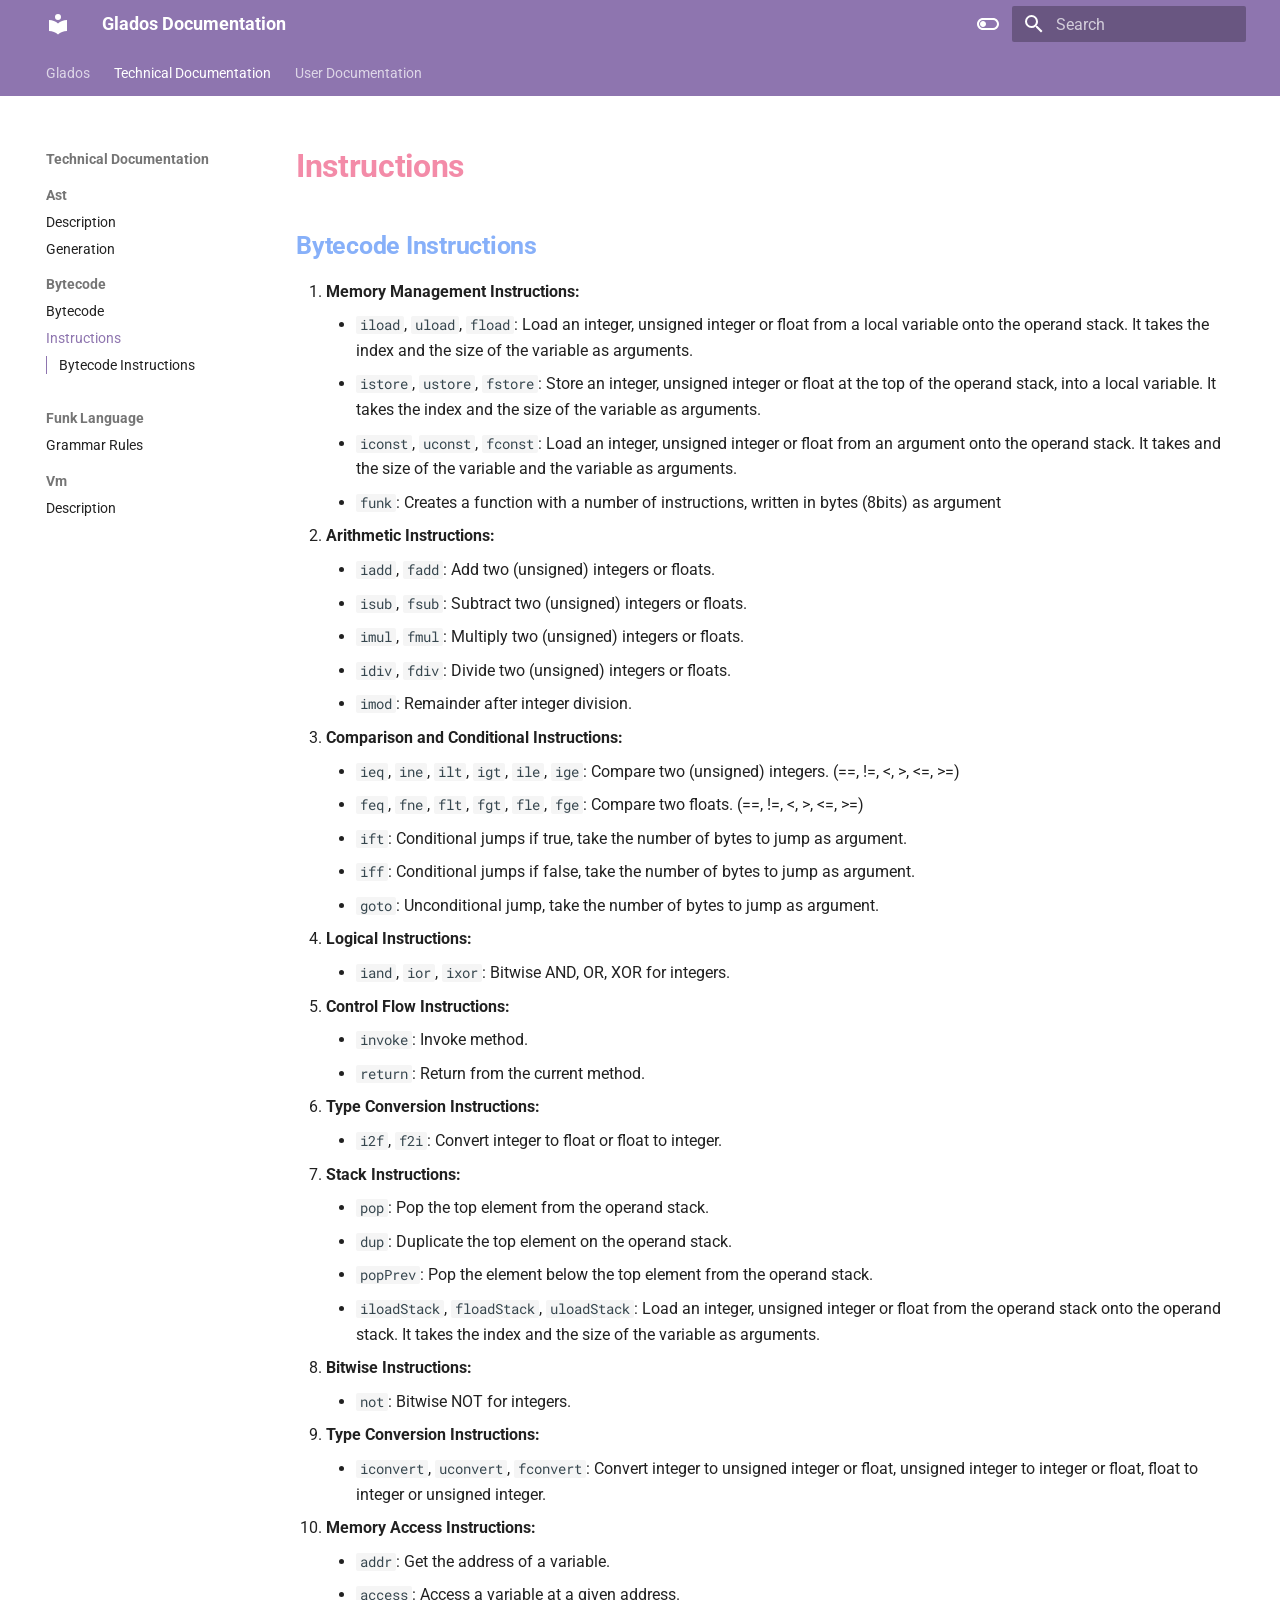
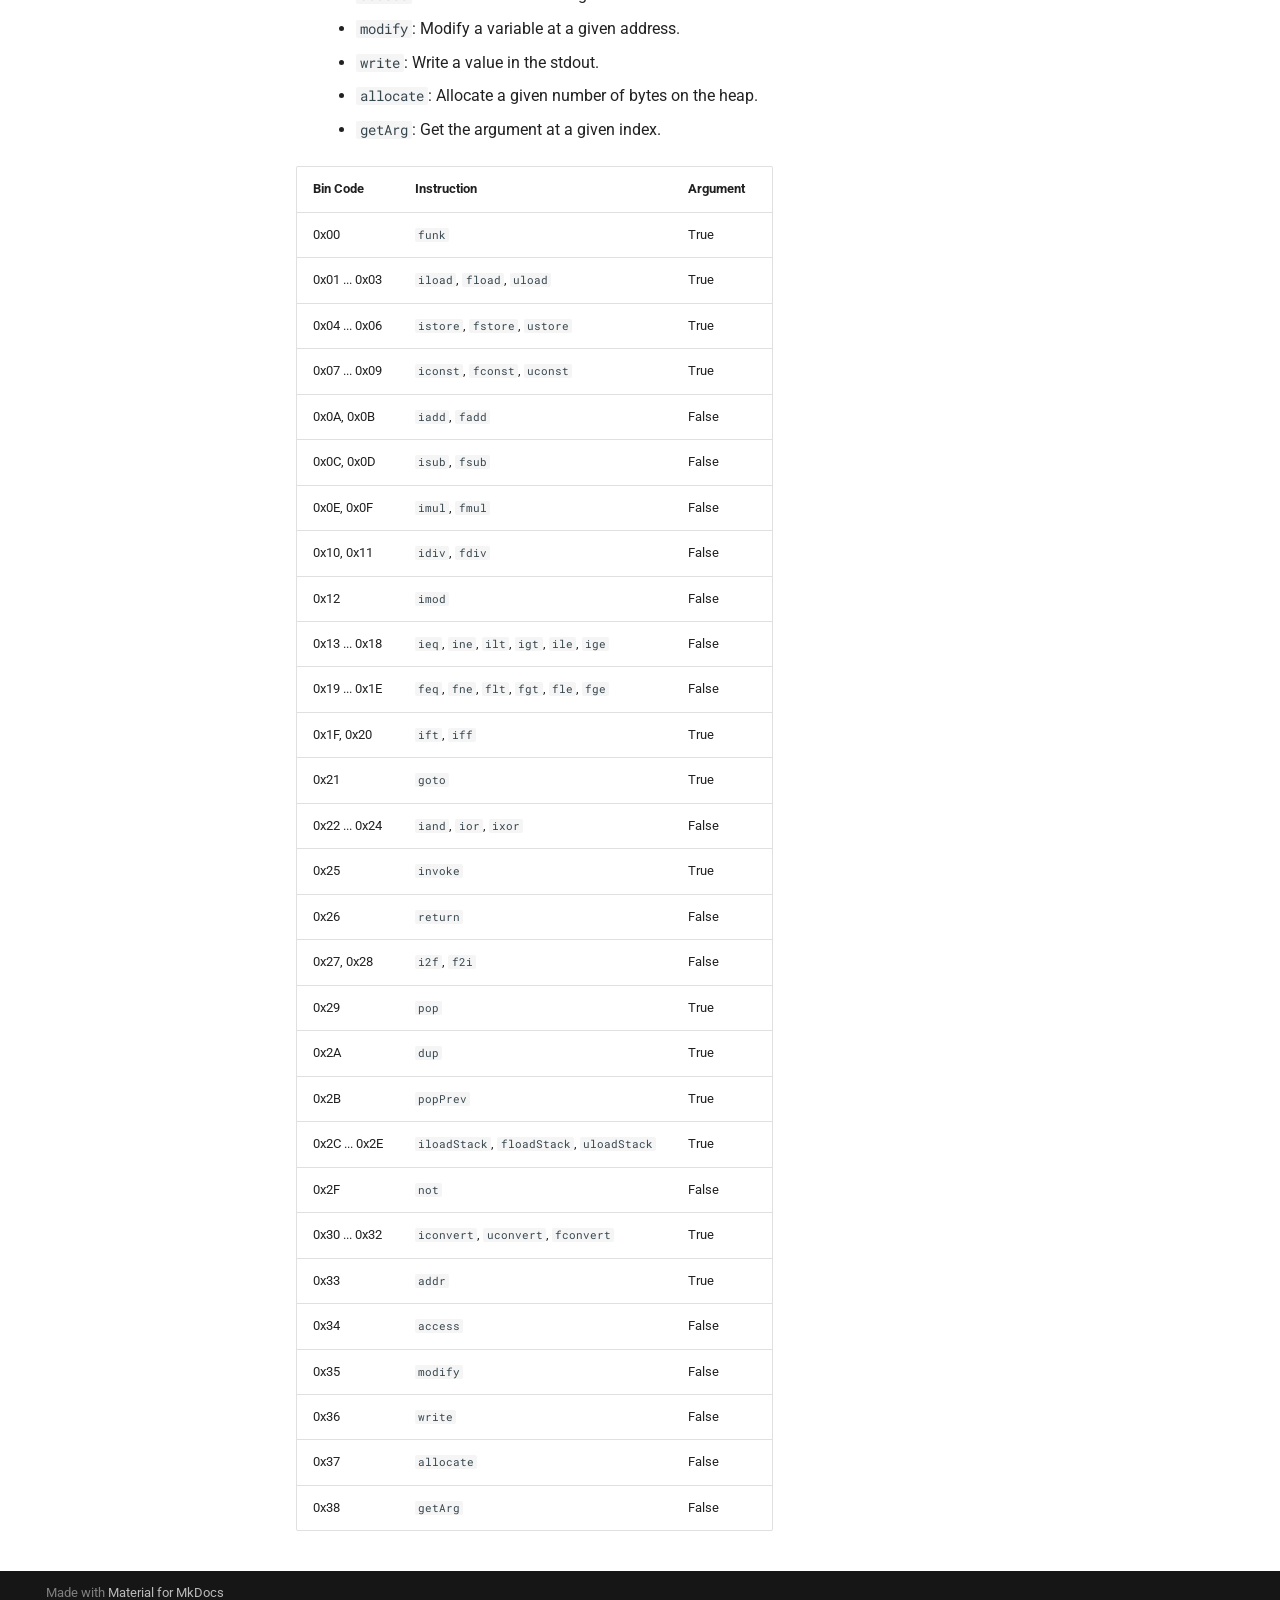
<file: Technical Documentation/Bytecode/Instructions/index.html>
<!doctype html>
<html lang="en" class="no-js">
  <head>
    
      <meta charset="utf-8">
      <meta name="viewport" content="width=device-width,initial-scale=1">
      
      
      
      
        <link rel="prev" href="../Bytecode/">
      
      
        <link rel="next" href="../../Funk%20Language/Bnf/">
      
      
      <link rel="icon" href="../../../assets/images/favicon.png">
      <meta name="generator" content="mkdocs-1.5.3, mkdocs-material-9.4.6">
    
    
      
        <title>Instructions - Glados Documentation</title>
      
    
    
      <link rel="stylesheet" href="../../../assets/stylesheets/main.35e1ed30.min.css">
      
        
        <link rel="stylesheet" href="../../../assets/stylesheets/palette.356b1318.min.css">
      
      


    
    
      
    
    
      
        
        
        <link rel="preconnect" href="https://fonts.gstatic.com" crossorigin>
        <link rel="stylesheet" href="https://fonts.googleapis.com/css?family=Roboto:300,300i,400,400i,700,700i%7CRoboto+Mono:400,400i,700,700i&display=fallback">
        <style>:root{--md-text-font:"Roboto";--md-code-font:"Roboto Mono"}</style>
      
    
    
      <link rel="stylesheet" href="../../../extra.css">
    
    <script>__md_scope=new URL("../../..",location),__md_hash=e=>[...e].reduce((e,_)=>(e<<5)-e+_.charCodeAt(0),0),__md_get=(e,_=localStorage,t=__md_scope)=>JSON.parse(_.getItem(t.pathname+"."+e)),__md_set=(e,_,t=localStorage,a=__md_scope)=>{try{t.setItem(a.pathname+"."+e,JSON.stringify(_))}catch(e){}}</script>
    
      

    
    
    
  </head>
  
  
    
    
      
    
    
    
    
    <body dir="ltr" data-md-color-scheme="default" data-md-color-primary="custom" data-md-color-accent="purple">
  
    
    
      <script>var palette=__md_get("__palette");if(palette&&"object"==typeof palette.color)for(var key of Object.keys(palette.color))document.body.setAttribute("data-md-color-"+key,palette.color[key])</script>
    
    <input class="md-toggle" data-md-toggle="drawer" type="checkbox" id="__drawer" autocomplete="off">
    <input class="md-toggle" data-md-toggle="search" type="checkbox" id="__search" autocomplete="off">
    <label class="md-overlay" for="__drawer"></label>
    <div data-md-component="skip">
      
        
        <a href="#bytecode-instructions" class="md-skip">
          Skip to content
        </a>
      
    </div>
    <div data-md-component="announce">
      
    </div>
    
    
      

<header class="md-header" data-md-component="header">
  <nav class="md-header__inner md-grid" aria-label="Header">
    <a href="../../.." title="Glados Documentation" class="md-header__button md-logo" aria-label="Glados Documentation" data-md-component="logo">
      
  
  <svg xmlns="http://www.w3.org/2000/svg" viewBox="0 0 24 24"><path d="M12 8a3 3 0 0 0 3-3 3 3 0 0 0-3-3 3 3 0 0 0-3 3 3 3 0 0 0 3 3m0 3.54C9.64 9.35 6.5 8 3 8v11c3.5 0 6.64 1.35 9 3.54 2.36-2.19 5.5-3.54 9-3.54V8c-3.5 0-6.64 1.35-9 3.54Z"/></svg>

    </a>
    <label class="md-header__button md-icon" for="__drawer">
      
      <svg xmlns="http://www.w3.org/2000/svg" viewBox="0 0 24 24"><path d="M3 6h18v2H3V6m0 5h18v2H3v-2m0 5h18v2H3v-2Z"/></svg>
    </label>
    <div class="md-header__title" data-md-component="header-title">
      <div class="md-header__ellipsis">
        <div class="md-header__topic">
          <span class="md-ellipsis">
            Glados Documentation
          </span>
        </div>
        <div class="md-header__topic" data-md-component="header-topic">
          <span class="md-ellipsis">
            
              Instructions
            
          </span>
        </div>
      </div>
    </div>
    
      
        <form class="md-header__option" data-md-component="palette">
  
    
    
    
    <input class="md-option" data-md-color-media="" data-md-color-scheme="default" data-md-color-primary="custom" data-md-color-accent="purple"  aria-label="Switch to dark mode"  type="radio" name="__palette" id="__palette_1">
    
      <label class="md-header__button md-icon" title="Switch to dark mode" for="__palette_2" hidden>
        <svg xmlns="http://www.w3.org/2000/svg" viewBox="0 0 24 24"><path d="M17 6H7c-3.31 0-6 2.69-6 6s2.69 6 6 6h10c3.31 0 6-2.69 6-6s-2.69-6-6-6zm0 10H7c-2.21 0-4-1.79-4-4s1.79-4 4-4h10c2.21 0 4 1.79 4 4s-1.79 4-4 4zM7 9c-1.66 0-3 1.34-3 3s1.34 3 3 3 3-1.34 3-3-1.34-3-3-3z"/></svg>
      </label>
    
  
    
    
    
    <input class="md-option" data-md-color-media="" data-md-color-scheme="slate" data-md-color-primary="custom" data-md-color-accent="lime"  aria-label="Switch to light mode"  type="radio" name="__palette" id="__palette_2">
    
      <label class="md-header__button md-icon" title="Switch to light mode" for="__palette_1" hidden>
        <svg xmlns="http://www.w3.org/2000/svg" viewBox="0 0 24 24"><path d="M17 7H7a5 5 0 0 0-5 5 5 5 0 0 0 5 5h10a5 5 0 0 0 5-5 5 5 0 0 0-5-5m0 8a3 3 0 0 1-3-3 3 3 0 0 1 3-3 3 3 0 0 1 3 3 3 3 0 0 1-3 3Z"/></svg>
      </label>
    
  
</form>
      
    
    
    
      <label class="md-header__button md-icon" for="__search">
        
        <svg xmlns="http://www.w3.org/2000/svg" viewBox="0 0 24 24"><path d="M9.5 3A6.5 6.5 0 0 1 16 9.5c0 1.61-.59 3.09-1.56 4.23l.27.27h.79l5 5-1.5 1.5-5-5v-.79l-.27-.27A6.516 6.516 0 0 1 9.5 16 6.5 6.5 0 0 1 3 9.5 6.5 6.5 0 0 1 9.5 3m0 2C7 5 5 7 5 9.5S7 14 9.5 14 14 12 14 9.5 12 5 9.5 5Z"/></svg>
      </label>
      <div class="md-search" data-md-component="search" role="dialog">
  <label class="md-search__overlay" for="__search"></label>
  <div class="md-search__inner" role="search">
    <form class="md-search__form" name="search">
      <input type="text" class="md-search__input" name="query" aria-label="Search" placeholder="Search" autocapitalize="off" autocorrect="off" autocomplete="off" spellcheck="false" data-md-component="search-query" required>
      <label class="md-search__icon md-icon" for="__search">
        
        <svg xmlns="http://www.w3.org/2000/svg" viewBox="0 0 24 24"><path d="M9.5 3A6.5 6.5 0 0 1 16 9.5c0 1.61-.59 3.09-1.56 4.23l.27.27h.79l5 5-1.5 1.5-5-5v-.79l-.27-.27A6.516 6.516 0 0 1 9.5 16 6.5 6.5 0 0 1 3 9.5 6.5 6.5 0 0 1 9.5 3m0 2C7 5 5 7 5 9.5S7 14 9.5 14 14 12 14 9.5 12 5 9.5 5Z"/></svg>
        
        <svg xmlns="http://www.w3.org/2000/svg" viewBox="0 0 24 24"><path d="M20 11v2H8l5.5 5.5-1.42 1.42L4.16 12l7.92-7.92L13.5 5.5 8 11h12Z"/></svg>
      </label>
      <nav class="md-search__options" aria-label="Search">
        
        <button type="reset" class="md-search__icon md-icon" title="Clear" aria-label="Clear" tabindex="-1">
          
          <svg xmlns="http://www.w3.org/2000/svg" viewBox="0 0 24 24"><path d="M19 6.41 17.59 5 12 10.59 6.41 5 5 6.41 10.59 12 5 17.59 6.41 19 12 13.41 17.59 19 19 17.59 13.41 12 19 6.41Z"/></svg>
        </button>
      </nav>
      
        <div class="md-search__suggest" data-md-component="search-suggest"></div>
      
    </form>
    <div class="md-search__output">
      <div class="md-search__scrollwrap" data-md-scrollfix>
        <div class="md-search-result" data-md-component="search-result">
          <div class="md-search-result__meta">
            Initializing search
          </div>
          <ol class="md-search-result__list" role="presentation"></ol>
        </div>
      </div>
    </div>
  </div>
</div>
    
    
  </nav>
  
</header>
    
    <div class="md-container" data-md-component="container">
      
      
        
          
            
<nav class="md-tabs" aria-label="Tabs" data-md-component="tabs">
  <div class="md-grid">
    <ul class="md-tabs__list">
      
        
  
  
  
    <li class="md-tabs__item">
      <a href="../../.." class="md-tabs__link">
        
  
    
  
  Glados

      </a>
    </li>
  

      
        
  
  
    
  
  
    
    
      
  
  
    
  
  
    
    
      <li class="md-tabs__item md-tabs__item--active">
        <a href="../../Ast/Description/" class="md-tabs__link">
          
  
  Technical Documentation

        </a>
      </li>
    
  

    
  

      
        
  
  
  
    
    
      <li class="md-tabs__item">
        <a href="../../../User%20Documentation/Common%20Programming%20Concepts/" class="md-tabs__link">
          
  
  User Documentation

        </a>
      </li>
    
  

      
    </ul>
  </div>
</nav>
          
        
      
      <main class="md-main" data-md-component="main">
        <div class="md-main__inner md-grid">
          
            
              
              <div class="md-sidebar md-sidebar--primary" data-md-component="sidebar" data-md-type="navigation" >
                <div class="md-sidebar__scrollwrap">
                  <div class="md-sidebar__inner">
                    


  


  

<nav class="md-nav md-nav--primary md-nav--lifted md-nav--integrated" aria-label="Navigation" data-md-level="0">
  <label class="md-nav__title" for="__drawer">
    <a href="../../.." title="Glados Documentation" class="md-nav__button md-logo" aria-label="Glados Documentation" data-md-component="logo">
      
  
  <svg xmlns="http://www.w3.org/2000/svg" viewBox="0 0 24 24"><path d="M12 8a3 3 0 0 0 3-3 3 3 0 0 0-3-3 3 3 0 0 0-3 3 3 3 0 0 0 3 3m0 3.54C9.64 9.35 6.5 8 3 8v11c3.5 0 6.64 1.35 9 3.54 2.36-2.19 5.5-3.54 9-3.54V8c-3.5 0-6.64 1.35-9 3.54Z"/></svg>

    </a>
    Glados Documentation
  </label>
  
  <ul class="md-nav__list" data-md-scrollfix>
    
      
      
  
  
  
    <li class="md-nav__item">
      <a href="../../.." class="md-nav__link">
        
  
  <span class="md-ellipsis">
    Glados
  </span>
  

      </a>
    </li>
  

    
      
      
  
  
    
  
  
    
    
    
    
    
      
      
    
    <li class="md-nav__item md-nav__item--active md-nav__item--section md-nav__item--nested">
      
        
        
        
        <input class="md-nav__toggle md-toggle " type="checkbox" id="__nav_2" checked>
        
          
          <label class="md-nav__link" for="__nav_2" id="__nav_2_label" tabindex="">
            
  
  <span class="md-ellipsis">
    Technical Documentation
  </span>
  

            <span class="md-nav__icon md-icon"></span>
          </label>
        
        <nav class="md-nav" data-md-level="1" aria-labelledby="__nav_2_label" aria-expanded="true">
          <label class="md-nav__title" for="__nav_2">
            <span class="md-nav__icon md-icon"></span>
            Technical Documentation
          </label>
          <ul class="md-nav__list" data-md-scrollfix>
            
              
                
  
  
  
    
    
    
    
    
      
      
    
    <li class="md-nav__item md-nav__item--section md-nav__item--nested">
      
        
        
        
        <input class="md-nav__toggle md-toggle " type="checkbox" id="__nav_2_1" >
        
          
          <label class="md-nav__link" for="__nav_2_1" id="__nav_2_1_label" tabindex="">
            
  
  <span class="md-ellipsis">
    Ast
  </span>
  

            <span class="md-nav__icon md-icon"></span>
          </label>
        
        <nav class="md-nav" data-md-level="2" aria-labelledby="__nav_2_1_label" aria-expanded="false">
          <label class="md-nav__title" for="__nav_2_1">
            <span class="md-nav__icon md-icon"></span>
            Ast
          </label>
          <ul class="md-nav__list" data-md-scrollfix>
            
              
                
  
  
  
    <li class="md-nav__item">
      <a href="../../Ast/Description/" class="md-nav__link">
        
  
  <span class="md-ellipsis">
    Description
  </span>
  

      </a>
    </li>
  

              
            
              
                
  
  
  
    <li class="md-nav__item">
      <a href="../../Ast/Generation/" class="md-nav__link">
        
  
  <span class="md-ellipsis">
    Generation
  </span>
  

      </a>
    </li>
  

              
            
          </ul>
        </nav>
      
    </li>
  

              
            
              
                
  
  
    
  
  
    
    
    
    
    
      
      
    
    <li class="md-nav__item md-nav__item--active md-nav__item--section md-nav__item--nested">
      
        
        
        
        <input class="md-nav__toggle md-toggle " type="checkbox" id="__nav_2_2" checked>
        
          
          <label class="md-nav__link" for="__nav_2_2" id="__nav_2_2_label" tabindex="">
            
  
  <span class="md-ellipsis">
    Bytecode
  </span>
  

            <span class="md-nav__icon md-icon"></span>
          </label>
        
        <nav class="md-nav" data-md-level="2" aria-labelledby="__nav_2_2_label" aria-expanded="true">
          <label class="md-nav__title" for="__nav_2_2">
            <span class="md-nav__icon md-icon"></span>
            Bytecode
          </label>
          <ul class="md-nav__list" data-md-scrollfix>
            
              
                
  
  
  
    <li class="md-nav__item">
      <a href="../Bytecode/" class="md-nav__link">
        
  
  <span class="md-ellipsis">
    Bytecode
  </span>
  

      </a>
    </li>
  

              
            
              
                
  
  
    
  
  
    <li class="md-nav__item md-nav__item--active">
      
      <input class="md-nav__toggle md-toggle" type="checkbox" id="__toc">
      
      
      
        <label class="md-nav__link md-nav__link--active" for="__toc">
          
  
  <span class="md-ellipsis">
    Instructions
  </span>
  

          <span class="md-nav__icon md-icon"></span>
        </label>
      
      <a href="./" class="md-nav__link md-nav__link--active">
        
  
  <span class="md-ellipsis">
    Instructions
  </span>
  

      </a>
      
        

<nav class="md-nav md-nav--secondary" aria-label="Table of contents">
  
  
  
  
    <label class="md-nav__title" for="__toc">
      <span class="md-nav__icon md-icon"></span>
      Table of contents
    </label>
    <ul class="md-nav__list" data-md-component="toc" data-md-scrollfix>
      
        <li class="md-nav__item">
  <a href="#bytecode-instructions" class="md-nav__link">
    Bytecode Instructions
  </a>
  
</li>
      
    </ul>
  
</nav>
      
    </li>
  

              
            
          </ul>
        </nav>
      
    </li>
  

              
            
              
                
  
  
  
    
    
    
    
    
      
      
    
    <li class="md-nav__item md-nav__item--section md-nav__item--nested">
      
        
        
        
        <input class="md-nav__toggle md-toggle " type="checkbox" id="__nav_2_3" >
        
          
          <label class="md-nav__link" for="__nav_2_3" id="__nav_2_3_label" tabindex="">
            
  
  <span class="md-ellipsis">
    Funk Language
  </span>
  

            <span class="md-nav__icon md-icon"></span>
          </label>
        
        <nav class="md-nav" data-md-level="2" aria-labelledby="__nav_2_3_label" aria-expanded="false">
          <label class="md-nav__title" for="__nav_2_3">
            <span class="md-nav__icon md-icon"></span>
            Funk Language
          </label>
          <ul class="md-nav__list" data-md-scrollfix>
            
              
                
  
  
  
    <li class="md-nav__item">
      <a href="../../Funk%20Language/Bnf/" class="md-nav__link">
        
  
  <span class="md-ellipsis">
    Grammar Rules
  </span>
  

      </a>
    </li>
  

              
            
          </ul>
        </nav>
      
    </li>
  

              
            
              
                
  
  
  
    
    
    
    
    
      
      
    
    <li class="md-nav__item md-nav__item--section md-nav__item--nested">
      
        
        
        
        <input class="md-nav__toggle md-toggle " type="checkbox" id="__nav_2_4" >
        
          
          <label class="md-nav__link" for="__nav_2_4" id="__nav_2_4_label" tabindex="">
            
  
  <span class="md-ellipsis">
    Vm
  </span>
  

            <span class="md-nav__icon md-icon"></span>
          </label>
        
        <nav class="md-nav" data-md-level="2" aria-labelledby="__nav_2_4_label" aria-expanded="false">
          <label class="md-nav__title" for="__nav_2_4">
            <span class="md-nav__icon md-icon"></span>
            Vm
          </label>
          <ul class="md-nav__list" data-md-scrollfix>
            
              
                
  
  
  
    <li class="md-nav__item">
      <a href="../../Vm/Description/" class="md-nav__link">
        
  
  <span class="md-ellipsis">
    Description
  </span>
  

      </a>
    </li>
  

              
            
          </ul>
        </nav>
      
    </li>
  

              
            
          </ul>
        </nav>
      
    </li>
  

    
      
      
  
  
  
    
    
    
    
    
      
      
    
    <li class="md-nav__item md-nav__item--section md-nav__item--nested">
      
        
        
        
        <input class="md-nav__toggle md-toggle " type="checkbox" id="__nav_3" >
        
          
          <label class="md-nav__link" for="__nav_3" id="__nav_3_label" tabindex="">
            
  
  <span class="md-ellipsis">
    User Documentation
  </span>
  

            <span class="md-nav__icon md-icon"></span>
          </label>
        
        <nav class="md-nav" data-md-level="1" aria-labelledby="__nav_3_label" aria-expanded="false">
          <label class="md-nav__title" for="__nav_3">
            <span class="md-nav__icon md-icon"></span>
            User Documentation
          </label>
          <ul class="md-nav__list" data-md-scrollfix>
            
              
                
  
  
  
    <li class="md-nav__item">
      <a href="../../../User%20Documentation/Common%20Programming%20Concepts/" class="md-nav__link">
        
  
  <span class="md-ellipsis">
    Common Programming Concepts
  </span>
  

      </a>
    </li>
  

              
            
              
                
  
  
  
    <li class="md-nav__item">
      <a href="../../../User%20Documentation/Common_Programming_Concepts_cn/" class="md-nav__link">
        
  
  <span class="md-ellipsis">
    Common Programming Concepts cn
  </span>
  

      </a>
    </li>
  

              
            
              
                
  
  
  
    <li class="md-nav__item">
      <a href="../../../User%20Documentation/Funk%20Introduction/" class="md-nav__link">
        
  
  <span class="md-ellipsis">
    Funk Introduction
  </span>
  

      </a>
    </li>
  

              
            
              
                
  
  
  
    <li class="md-nav__item">
      <a href="../../../User%20Documentation/Funk_Introduction_cn/" class="md-nav__link">
        
  
  <span class="md-ellipsis">
    Funk Introduction cn
  </span>
  

      </a>
    </li>
  

              
            
          </ul>
        </nav>
      
    </li>
  

    
  </ul>
</nav>
                  </div>
                </div>
              </div>
            
            
          
          
            <div class="md-content" data-md-component="content">
              <article class="md-content__inner md-typeset">
                
                  


  <h1>Instructions</h1>

<h2 id="bytecode-instructions">Bytecode Instructions</h2>
<ol>
<li><strong>Memory Management Instructions:</strong><ul>
<li><code>iload</code>, <code>uload</code>, <code>fload</code>: Load an integer, unsigned integer or float from a local variable onto the operand stack. It takes the index and the size of the variable as arguments.</li>
<li><code>istore</code>, <code>ustore</code>, <code>fstore</code>: Store an integer, unsigned integer or float at the top of the operand stack, into a local variable. It takes the index and the size of the variable as arguments.</li>
<li><code>iconst</code>, <code>uconst</code>, <code>fconst</code>: Load an integer, unsigned integer or float from an argument onto the operand stack. It takes  and the size of the variable and the variable as arguments.</li>
<li><code>funk</code>: Creates a function with a number of instructions, written in bytes (8bits) as argument</li>
</ul>
</li>
<li><strong>Arithmetic Instructions:</strong><ul>
<li><code>iadd</code>, <code>fadd</code>: Add two (unsigned) integers or floats.</li>
<li><code>isub</code>, <code>fsub</code>: Subtract two (unsigned) integers or floats.</li>
<li><code>imul</code>, <code>fmul</code>: Multiply two (unsigned) integers or floats.</li>
<li><code>idiv</code>, <code>fdiv</code>: Divide two (unsigned) integers or floats.</li>
<li><code>imod</code>: Remainder after integer division.</li>
</ul>
</li>
<li><strong>Comparison and Conditional Instructions:</strong><ul>
<li><code>ieq</code>, <code>ine</code>, <code>ilt</code>, <code>igt</code>, <code>ile</code>, <code>ige</code>: Compare two (unsigned) integers. (==, !=, &lt;, &gt;, &lt;=, &gt;=)</li>
<li><code>feq</code>, <code>fne</code>, <code>flt</code>, <code>fgt</code>, <code>fle</code>, <code>fge</code>: Compare two floats. (==, !=, &lt;, &gt;, &lt;=, &gt;=)</li>
<li><code>ift</code>: Conditional jumps if true, take the number of bytes to jump as argument.</li>
<li><code>iff</code>: Conditional jumps if false, take the number of bytes to jump as argument.</li>
<li><code>goto</code>: Unconditional jump, take the number of bytes to jump as argument.</li>
</ul>
</li>
<li><strong>Logical Instructions:</strong><ul>
<li><code>iand</code>, <code>ior</code>, <code>ixor</code>: Bitwise AND, OR, XOR for integers.</li>
</ul>
</li>
<li><strong>Control Flow Instructions:</strong><ul>
<li><code>invoke</code>: Invoke method.</li>
<li><code>return</code>: Return from the current method.</li>
</ul>
</li>
<li><strong>Type Conversion Instructions:</strong><ul>
<li><code>i2f</code>, <code>f2i</code>: Convert integer to float or float to integer.</li>
</ul>
</li>
<li><strong>Stack Instructions:</strong><ul>
<li><code>pop</code>: Pop the top element from the operand stack.</li>
<li><code>dup</code>: Duplicate the top element on the operand stack.</li>
<li><code>popPrev</code>: Pop the element below the top element from the operand stack.</li>
<li><code>iloadStack</code>, <code>floadStack</code>, <code>uloadStack</code>: Load an integer, unsigned integer or float from the operand stack onto the operand stack. It takes the index and the size of the variable as arguments.</li>
</ul>
</li>
<li><strong>Bitwise Instructions:</strong><ul>
<li><code>not</code>: Bitwise NOT for integers.</li>
</ul>
</li>
<li><strong>Type Conversion Instructions:</strong><ul>
<li><code>iconvert</code>, <code>uconvert</code>, <code>fconvert</code>: Convert integer to unsigned integer or float, unsigned integer to integer or float, float to integer or unsigned integer.</li>
</ul>
</li>
<li><strong>Memory Access Instructions:</strong><ul>
<li><code>addr</code>: Get the address of a variable.</li>
<li><code>access</code>: Access a variable at a given address.</li>
<li><code>modify</code>: Modify a variable at a given address.</li>
<li><code>write</code>: Write a value in the stdout.</li>
<li><code>allocate</code>: Allocate a given number of bytes on the heap.</li>
<li><code>getArg</code>: Get the argument at a given index.</li>
</ul>
</li>
</ol>
<table>
<thead>
<tr>
<th>Bin Code</th>
<th>Instruction</th>
<th>Argument</th>
</tr>
</thead>
<tbody>
<tr>
<td>0x00</td>
<td><code>funk</code></td>
<td>True</td>
</tr>
<tr>
<td>0x01 ... 0x03</td>
<td><code>iload</code>, <code>fload</code>, <code>uload</code></td>
<td>True</td>
</tr>
<tr>
<td>0x04 ... 0x06</td>
<td><code>istore</code>, <code>fstore</code>, <code>ustore</code></td>
<td>True</td>
</tr>
<tr>
<td>0x07 ... 0x09</td>
<td><code>iconst</code>, <code>fconst</code>, <code>uconst</code></td>
<td>True</td>
</tr>
<tr>
<td>0x0A, 0x0B</td>
<td><code>iadd</code>, <code>fadd</code></td>
<td>False</td>
</tr>
<tr>
<td>0x0C, 0x0D</td>
<td><code>isub</code>, <code>fsub</code></td>
<td>False</td>
</tr>
<tr>
<td>0x0E, 0x0F</td>
<td><code>imul</code>, <code>fmul</code></td>
<td>False</td>
</tr>
<tr>
<td>0x10, 0x11</td>
<td><code>idiv</code>, <code>fdiv</code></td>
<td>False</td>
</tr>
<tr>
<td>0x12</td>
<td><code>imod</code></td>
<td>False</td>
</tr>
<tr>
<td>0x13 ... 0x18</td>
<td><code>ieq</code>, <code>ine</code>, <code>ilt</code>, <code>igt</code>, <code>ile</code>, <code>ige</code></td>
<td>False</td>
</tr>
<tr>
<td>0x19 ... 0x1E</td>
<td><code>feq</code>, <code>fne</code>, <code>flt</code>, <code>fgt</code>, <code>fle</code>, <code>fge</code></td>
<td>False</td>
</tr>
<tr>
<td>0x1F, 0x20</td>
<td><code>ift</code>, <code>iff</code></td>
<td>True</td>
</tr>
<tr>
<td>0x21</td>
<td><code>goto</code></td>
<td>True</td>
</tr>
<tr>
<td>0x22 ... 0x24</td>
<td><code>iand</code>, <code>ior</code>, <code>ixor</code></td>
<td>False</td>
</tr>
<tr>
<td>0x25</td>
<td><code>invoke</code></td>
<td>True</td>
</tr>
<tr>
<td>0x26</td>
<td><code>return</code></td>
<td>False</td>
</tr>
<tr>
<td>0x27, 0x28</td>
<td><code>i2f</code>, <code>f2i</code></td>
<td>False</td>
</tr>
<tr>
<td>0x29</td>
<td><code>pop</code></td>
<td>True</td>
</tr>
<tr>
<td>0x2A</td>
<td><code>dup</code></td>
<td>True</td>
</tr>
<tr>
<td>0x2B</td>
<td><code>popPrev</code></td>
<td>True</td>
</tr>
<tr>
<td>0x2C ... 0x2E</td>
<td><code>iloadStack</code>, <code>floadStack</code>, <code>uloadStack</code></td>
<td>True</td>
</tr>
<tr>
<td>0x2F</td>
<td><code>not</code></td>
<td>False</td>
</tr>
<tr>
<td>0x30 ... 0x32</td>
<td><code>iconvert</code>, <code>uconvert</code>, <code>fconvert</code></td>
<td>True</td>
</tr>
<tr>
<td>0x33</td>
<td><code>addr</code></td>
<td>True</td>
</tr>
<tr>
<td>0x34</td>
<td><code>access</code></td>
<td>False</td>
</tr>
<tr>
<td>0x35</td>
<td><code>modify</code></td>
<td>False</td>
</tr>
<tr>
<td>0x36</td>
<td><code>write</code></td>
<td>False</td>
</tr>
<tr>
<td>0x37</td>
<td><code>allocate</code></td>
<td>False</td>
</tr>
<tr>
<td>0x38</td>
<td><code>getArg</code></td>
<td>False</td>
</tr>
</tbody>
</table>





                
              </article>
            </div>
          
          
  <script>var tabs=__md_get("__tabs");if(Array.isArray(tabs))e:for(var set of document.querySelectorAll(".tabbed-set")){var tab,labels=set.querySelector(".tabbed-labels");for(tab of tabs)for(var label of labels.getElementsByTagName("label"))if(label.innerText.trim()===tab){var input=document.getElementById(label.htmlFor);input.checked=!0;continue e}}</script>

        </div>
        
          <button type="button" class="md-top md-icon" data-md-component="top" hidden>
  
  <svg xmlns="http://www.w3.org/2000/svg" viewBox="0 0 24 24"><path d="M13 20h-2V8l-5.5 5.5-1.42-1.42L12 4.16l7.92 7.92-1.42 1.42L13 8v12Z"/></svg>
  Back to top
</button>
        
      </main>
      
        <footer class="md-footer">
  
  <div class="md-footer-meta md-typeset">
    <div class="md-footer-meta__inner md-grid">
      <div class="md-copyright">
  
  
    Made with
    <a href="https://squidfunk.github.io/mkdocs-material/" target="_blank" rel="noopener">
      Material for MkDocs
    </a>
  
</div>
      
    </div>
  </div>
</footer>
      
    </div>
    <div class="md-dialog" data-md-component="dialog">
      <div class="md-dialog__inner md-typeset"></div>
    </div>
    
    
    <script id="__config" type="application/json">{"base": "../../..", "features": ["navigation.tabs", "navigation.sections", "toc.integrate", "navigation.top", "search.suggest", "search.highlight", "content.tabs.link", "content.code.annotation", "content.code.copy"], "search": "../../../assets/javascripts/workers/search.f886a092.min.js", "translations": {"clipboard.copied": "Copied to clipboard", "clipboard.copy": "Copy to clipboard", "search.result.more.one": "1 more on this page", "search.result.more.other": "# more on this page", "search.result.none": "No matching documents", "search.result.one": "1 matching document", "search.result.other": "# matching documents", "search.result.placeholder": "Type to start searching", "search.result.term.missing": "Missing", "select.version": "Select version"}}</script>
    
    
      <script src="../../../assets/javascripts/bundle.aecac24b.min.js"></script>
      
    
  </body>
</html>
</file>
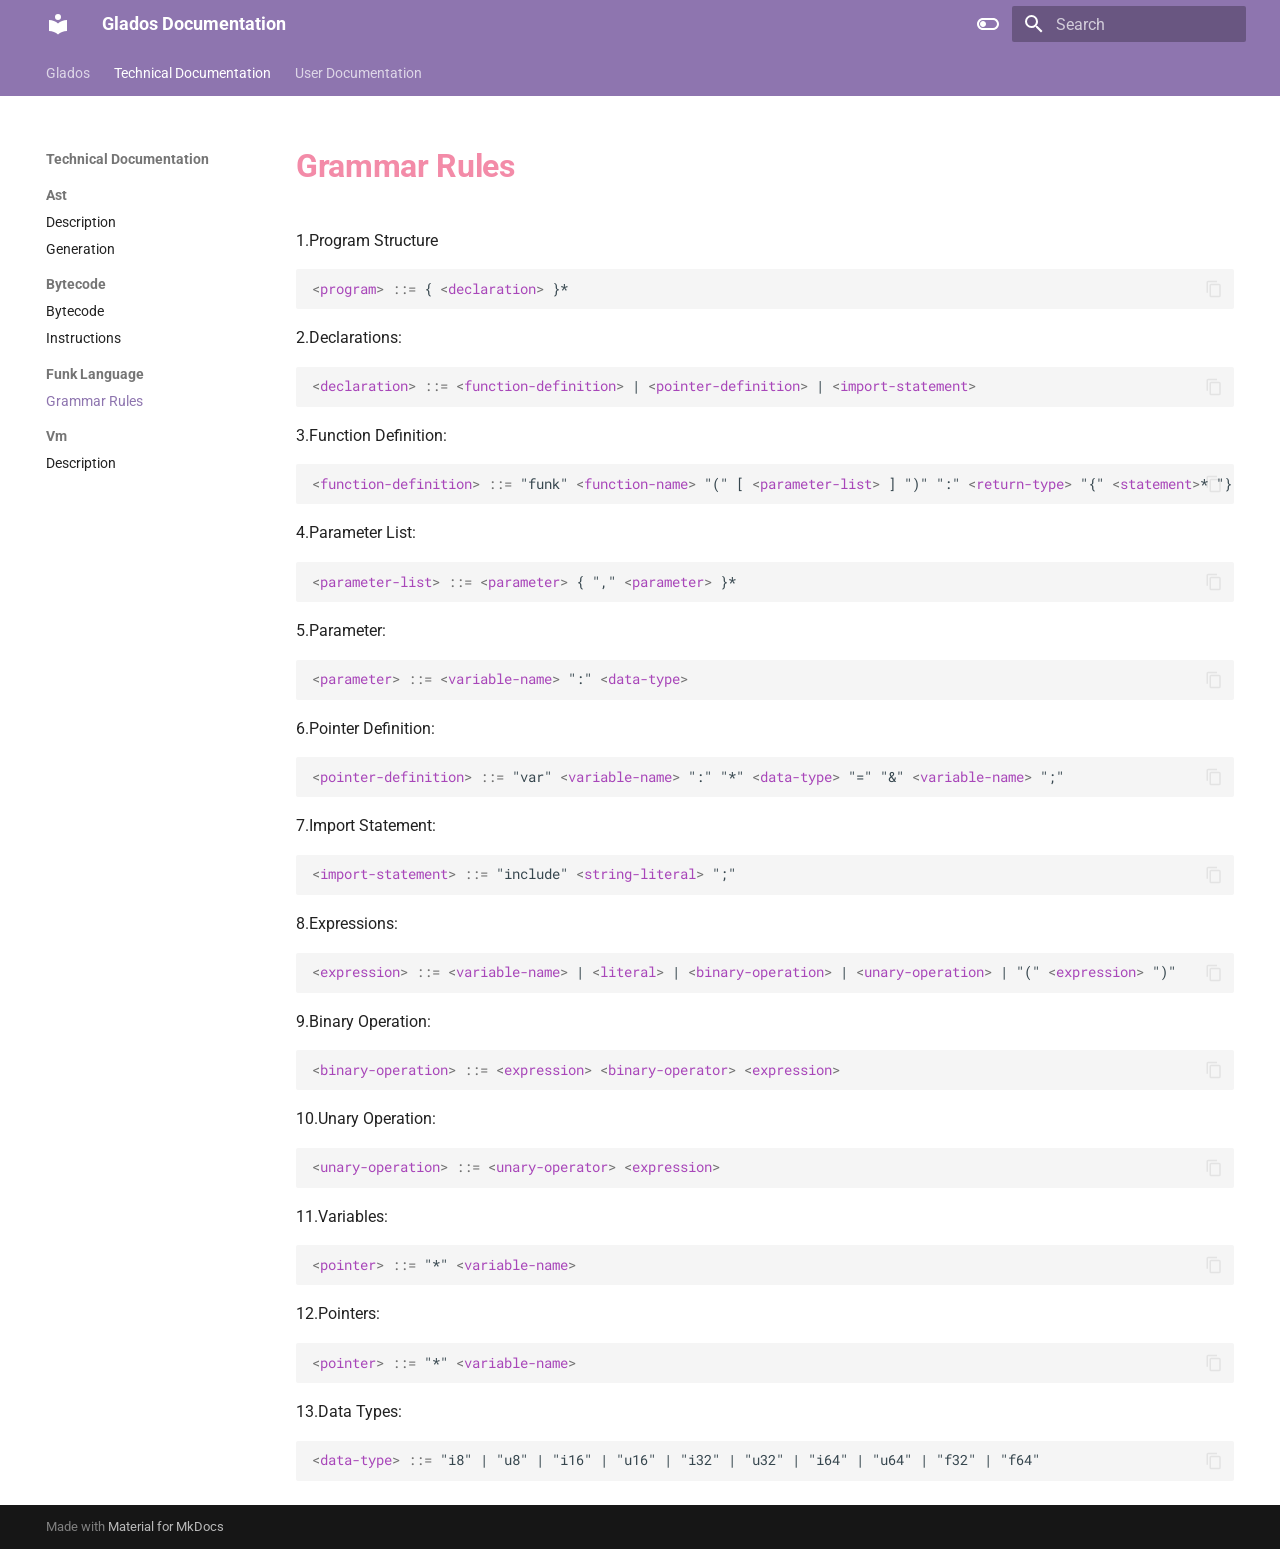
<file: Technical Documentation/Funk Language/Bnf/index.html>
<!doctype html>
<html lang="en" class="no-js">
  <head>
    
      <meta charset="utf-8">
      <meta name="viewport" content="width=device-width,initial-scale=1">
      
      
      
      
        <link rel="prev" href="../../Bytecode/Instructions/">
      
      
        <link rel="next" href="../../Vm/Description/">
      
      
      <link rel="icon" href="../../../assets/images/favicon.png">
      <meta name="generator" content="mkdocs-1.5.3, mkdocs-material-9.4.6">
    
    
      
        <title>Grammar Rules - Glados Documentation</title>
      
    
    
      <link rel="stylesheet" href="../../../assets/stylesheets/main.35e1ed30.min.css">
      
        
        <link rel="stylesheet" href="../../../assets/stylesheets/palette.356b1318.min.css">
      
      


    
    
      
    
    
      
        
        
        <link rel="preconnect" href="https://fonts.gstatic.com" crossorigin>
        <link rel="stylesheet" href="https://fonts.googleapis.com/css?family=Roboto:300,300i,400,400i,700,700i%7CRoboto+Mono:400,400i,700,700i&display=fallback">
        <style>:root{--md-text-font:"Roboto";--md-code-font:"Roboto Mono"}</style>
      
    
    
      <link rel="stylesheet" href="../../../extra.css">
    
    <script>__md_scope=new URL("../../..",location),__md_hash=e=>[...e].reduce((e,_)=>(e<<5)-e+_.charCodeAt(0),0),__md_get=(e,_=localStorage,t=__md_scope)=>JSON.parse(_.getItem(t.pathname+"."+e)),__md_set=(e,_,t=localStorage,a=__md_scope)=>{try{t.setItem(a.pathname+"."+e,JSON.stringify(_))}catch(e){}}</script>
    
      

    
    
    
  </head>
  
  
    
    
      
    
    
    
    
    <body dir="ltr" data-md-color-scheme="default" data-md-color-primary="custom" data-md-color-accent="purple">
  
    
    
      <script>var palette=__md_get("__palette");if(palette&&"object"==typeof palette.color)for(var key of Object.keys(palette.color))document.body.setAttribute("data-md-color-"+key,palette.color[key])</script>
    
    <input class="md-toggle" data-md-toggle="drawer" type="checkbox" id="__drawer" autocomplete="off">
    <input class="md-toggle" data-md-toggle="search" type="checkbox" id="__search" autocomplete="off">
    <label class="md-overlay" for="__drawer"></label>
    <div data-md-component="skip">
      
        
        <a href="#grammar-rules" class="md-skip">
          Skip to content
        </a>
      
    </div>
    <div data-md-component="announce">
      
    </div>
    
    
      

<header class="md-header" data-md-component="header">
  <nav class="md-header__inner md-grid" aria-label="Header">
    <a href="../../.." title="Glados Documentation" class="md-header__button md-logo" aria-label="Glados Documentation" data-md-component="logo">
      
  
  <svg xmlns="http://www.w3.org/2000/svg" viewBox="0 0 24 24"><path d="M12 8a3 3 0 0 0 3-3 3 3 0 0 0-3-3 3 3 0 0 0-3 3 3 3 0 0 0 3 3m0 3.54C9.64 9.35 6.5 8 3 8v11c3.5 0 6.64 1.35 9 3.54 2.36-2.19 5.5-3.54 9-3.54V8c-3.5 0-6.64 1.35-9 3.54Z"/></svg>

    </a>
    <label class="md-header__button md-icon" for="__drawer">
      
      <svg xmlns="http://www.w3.org/2000/svg" viewBox="0 0 24 24"><path d="M3 6h18v2H3V6m0 5h18v2H3v-2m0 5h18v2H3v-2Z"/></svg>
    </label>
    <div class="md-header__title" data-md-component="header-title">
      <div class="md-header__ellipsis">
        <div class="md-header__topic">
          <span class="md-ellipsis">
            Glados Documentation
          </span>
        </div>
        <div class="md-header__topic" data-md-component="header-topic">
          <span class="md-ellipsis">
            
              Grammar Rules
            
          </span>
        </div>
      </div>
    </div>
    
      
        <form class="md-header__option" data-md-component="palette">
  
    
    
    
    <input class="md-option" data-md-color-media="" data-md-color-scheme="default" data-md-color-primary="custom" data-md-color-accent="purple"  aria-label="Switch to dark mode"  type="radio" name="__palette" id="__palette_1">
    
      <label class="md-header__button md-icon" title="Switch to dark mode" for="__palette_2" hidden>
        <svg xmlns="http://www.w3.org/2000/svg" viewBox="0 0 24 24"><path d="M17 6H7c-3.31 0-6 2.69-6 6s2.69 6 6 6h10c3.31 0 6-2.69 6-6s-2.69-6-6-6zm0 10H7c-2.21 0-4-1.79-4-4s1.79-4 4-4h10c2.21 0 4 1.79 4 4s-1.79 4-4 4zM7 9c-1.66 0-3 1.34-3 3s1.34 3 3 3 3-1.34 3-3-1.34-3-3-3z"/></svg>
      </label>
    
  
    
    
    
    <input class="md-option" data-md-color-media="" data-md-color-scheme="slate" data-md-color-primary="custom" data-md-color-accent="lime"  aria-label="Switch to light mode"  type="radio" name="__palette" id="__palette_2">
    
      <label class="md-header__button md-icon" title="Switch to light mode" for="__palette_1" hidden>
        <svg xmlns="http://www.w3.org/2000/svg" viewBox="0 0 24 24"><path d="M17 7H7a5 5 0 0 0-5 5 5 5 0 0 0 5 5h10a5 5 0 0 0 5-5 5 5 0 0 0-5-5m0 8a3 3 0 0 1-3-3 3 3 0 0 1 3-3 3 3 0 0 1 3 3 3 3 0 0 1-3 3Z"/></svg>
      </label>
    
  
</form>
      
    
    
    
      <label class="md-header__button md-icon" for="__search">
        
        <svg xmlns="http://www.w3.org/2000/svg" viewBox="0 0 24 24"><path d="M9.5 3A6.5 6.5 0 0 1 16 9.5c0 1.61-.59 3.09-1.56 4.23l.27.27h.79l5 5-1.5 1.5-5-5v-.79l-.27-.27A6.516 6.516 0 0 1 9.5 16 6.5 6.5 0 0 1 3 9.5 6.5 6.5 0 0 1 9.5 3m0 2C7 5 5 7 5 9.5S7 14 9.5 14 14 12 14 9.5 12 5 9.5 5Z"/></svg>
      </label>
      <div class="md-search" data-md-component="search" role="dialog">
  <label class="md-search__overlay" for="__search"></label>
  <div class="md-search__inner" role="search">
    <form class="md-search__form" name="search">
      <input type="text" class="md-search__input" name="query" aria-label="Search" placeholder="Search" autocapitalize="off" autocorrect="off" autocomplete="off" spellcheck="false" data-md-component="search-query" required>
      <label class="md-search__icon md-icon" for="__search">
        
        <svg xmlns="http://www.w3.org/2000/svg" viewBox="0 0 24 24"><path d="M9.5 3A6.5 6.5 0 0 1 16 9.5c0 1.61-.59 3.09-1.56 4.23l.27.27h.79l5 5-1.5 1.5-5-5v-.79l-.27-.27A6.516 6.516 0 0 1 9.5 16 6.5 6.5 0 0 1 3 9.5 6.5 6.5 0 0 1 9.5 3m0 2C7 5 5 7 5 9.5S7 14 9.5 14 14 12 14 9.5 12 5 9.5 5Z"/></svg>
        
        <svg xmlns="http://www.w3.org/2000/svg" viewBox="0 0 24 24"><path d="M20 11v2H8l5.5 5.5-1.42 1.42L4.16 12l7.92-7.92L13.5 5.5 8 11h12Z"/></svg>
      </label>
      <nav class="md-search__options" aria-label="Search">
        
        <button type="reset" class="md-search__icon md-icon" title="Clear" aria-label="Clear" tabindex="-1">
          
          <svg xmlns="http://www.w3.org/2000/svg" viewBox="0 0 24 24"><path d="M19 6.41 17.59 5 12 10.59 6.41 5 5 6.41 10.59 12 5 17.59 6.41 19 12 13.41 17.59 19 19 17.59 13.41 12 19 6.41Z"/></svg>
        </button>
      </nav>
      
        <div class="md-search__suggest" data-md-component="search-suggest"></div>
      
    </form>
    <div class="md-search__output">
      <div class="md-search__scrollwrap" data-md-scrollfix>
        <div class="md-search-result" data-md-component="search-result">
          <div class="md-search-result__meta">
            Initializing search
          </div>
          <ol class="md-search-result__list" role="presentation"></ol>
        </div>
      </div>
    </div>
  </div>
</div>
    
    
  </nav>
  
</header>
    
    <div class="md-container" data-md-component="container">
      
      
        
          
            
<nav class="md-tabs" aria-label="Tabs" data-md-component="tabs">
  <div class="md-grid">
    <ul class="md-tabs__list">
      
        
  
  
  
    <li class="md-tabs__item">
      <a href="../../.." class="md-tabs__link">
        
  
    
  
  Glados

      </a>
    </li>
  

      
        
  
  
    
  
  
    
    
      
  
  
    
  
  
    
    
      <li class="md-tabs__item md-tabs__item--active">
        <a href="../../Ast/Description/" class="md-tabs__link">
          
  
  Technical Documentation

        </a>
      </li>
    
  

    
  

      
        
  
  
  
    
    
      <li class="md-tabs__item">
        <a href="../../../User%20Documentation/Common%20Programming%20Concepts/" class="md-tabs__link">
          
  
  User Documentation

        </a>
      </li>
    
  

      
    </ul>
  </div>
</nav>
          
        
      
      <main class="md-main" data-md-component="main">
        <div class="md-main__inner md-grid">
          
            
              
              <div class="md-sidebar md-sidebar--primary" data-md-component="sidebar" data-md-type="navigation" >
                <div class="md-sidebar__scrollwrap">
                  <div class="md-sidebar__inner">
                    


  


  

<nav class="md-nav md-nav--primary md-nav--lifted md-nav--integrated" aria-label="Navigation" data-md-level="0">
  <label class="md-nav__title" for="__drawer">
    <a href="../../.." title="Glados Documentation" class="md-nav__button md-logo" aria-label="Glados Documentation" data-md-component="logo">
      
  
  <svg xmlns="http://www.w3.org/2000/svg" viewBox="0 0 24 24"><path d="M12 8a3 3 0 0 0 3-3 3 3 0 0 0-3-3 3 3 0 0 0-3 3 3 3 0 0 0 3 3m0 3.54C9.64 9.35 6.5 8 3 8v11c3.5 0 6.64 1.35 9 3.54 2.36-2.19 5.5-3.54 9-3.54V8c-3.5 0-6.64 1.35-9 3.54Z"/></svg>

    </a>
    Glados Documentation
  </label>
  
  <ul class="md-nav__list" data-md-scrollfix>
    
      
      
  
  
  
    <li class="md-nav__item">
      <a href="../../.." class="md-nav__link">
        
  
  <span class="md-ellipsis">
    Glados
  </span>
  

      </a>
    </li>
  

    
      
      
  
  
    
  
  
    
    
    
    
    
      
      
    
    <li class="md-nav__item md-nav__item--active md-nav__item--section md-nav__item--nested">
      
        
        
        
        <input class="md-nav__toggle md-toggle " type="checkbox" id="__nav_2" checked>
        
          
          <label class="md-nav__link" for="__nav_2" id="__nav_2_label" tabindex="">
            
  
  <span class="md-ellipsis">
    Technical Documentation
  </span>
  

            <span class="md-nav__icon md-icon"></span>
          </label>
        
        <nav class="md-nav" data-md-level="1" aria-labelledby="__nav_2_label" aria-expanded="true">
          <label class="md-nav__title" for="__nav_2">
            <span class="md-nav__icon md-icon"></span>
            Technical Documentation
          </label>
          <ul class="md-nav__list" data-md-scrollfix>
            
              
                
  
  
  
    
    
    
    
    
      
      
    
    <li class="md-nav__item md-nav__item--section md-nav__item--nested">
      
        
        
        
        <input class="md-nav__toggle md-toggle " type="checkbox" id="__nav_2_1" >
        
          
          <label class="md-nav__link" for="__nav_2_1" id="__nav_2_1_label" tabindex="">
            
  
  <span class="md-ellipsis">
    Ast
  </span>
  

            <span class="md-nav__icon md-icon"></span>
          </label>
        
        <nav class="md-nav" data-md-level="2" aria-labelledby="__nav_2_1_label" aria-expanded="false">
          <label class="md-nav__title" for="__nav_2_1">
            <span class="md-nav__icon md-icon"></span>
            Ast
          </label>
          <ul class="md-nav__list" data-md-scrollfix>
            
              
                
  
  
  
    <li class="md-nav__item">
      <a href="../../Ast/Description/" class="md-nav__link">
        
  
  <span class="md-ellipsis">
    Description
  </span>
  

      </a>
    </li>
  

              
            
              
                
  
  
  
    <li class="md-nav__item">
      <a href="../../Ast/Generation/" class="md-nav__link">
        
  
  <span class="md-ellipsis">
    Generation
  </span>
  

      </a>
    </li>
  

              
            
          </ul>
        </nav>
      
    </li>
  

              
            
              
                
  
  
  
    
    
    
    
    
      
      
    
    <li class="md-nav__item md-nav__item--section md-nav__item--nested">
      
        
        
        
        <input class="md-nav__toggle md-toggle " type="checkbox" id="__nav_2_2" >
        
          
          <label class="md-nav__link" for="__nav_2_2" id="__nav_2_2_label" tabindex="">
            
  
  <span class="md-ellipsis">
    Bytecode
  </span>
  

            <span class="md-nav__icon md-icon"></span>
          </label>
        
        <nav class="md-nav" data-md-level="2" aria-labelledby="__nav_2_2_label" aria-expanded="false">
          <label class="md-nav__title" for="__nav_2_2">
            <span class="md-nav__icon md-icon"></span>
            Bytecode
          </label>
          <ul class="md-nav__list" data-md-scrollfix>
            
              
                
  
  
  
    <li class="md-nav__item">
      <a href="../../Bytecode/Bytecode/" class="md-nav__link">
        
  
  <span class="md-ellipsis">
    Bytecode
  </span>
  

      </a>
    </li>
  

              
            
              
                
  
  
  
    <li class="md-nav__item">
      <a href="../../Bytecode/Instructions/" class="md-nav__link">
        
  
  <span class="md-ellipsis">
    Instructions
  </span>
  

      </a>
    </li>
  

              
            
          </ul>
        </nav>
      
    </li>
  

              
            
              
                
  
  
    
  
  
    
    
    
    
    
      
      
    
    <li class="md-nav__item md-nav__item--active md-nav__item--section md-nav__item--nested">
      
        
        
        
        <input class="md-nav__toggle md-toggle " type="checkbox" id="__nav_2_3" checked>
        
          
          <label class="md-nav__link" for="__nav_2_3" id="__nav_2_3_label" tabindex="">
            
  
  <span class="md-ellipsis">
    Funk Language
  </span>
  

            <span class="md-nav__icon md-icon"></span>
          </label>
        
        <nav class="md-nav" data-md-level="2" aria-labelledby="__nav_2_3_label" aria-expanded="true">
          <label class="md-nav__title" for="__nav_2_3">
            <span class="md-nav__icon md-icon"></span>
            Funk Language
          </label>
          <ul class="md-nav__list" data-md-scrollfix>
            
              
                
  
  
    
  
  
    <li class="md-nav__item md-nav__item--active">
      
      <input class="md-nav__toggle md-toggle" type="checkbox" id="__toc">
      
      
        
      
      
      <a href="./" class="md-nav__link md-nav__link--active">
        
  
  <span class="md-ellipsis">
    Grammar Rules
  </span>
  

      </a>
      
    </li>
  

              
            
          </ul>
        </nav>
      
    </li>
  

              
            
              
                
  
  
  
    
    
    
    
    
      
      
    
    <li class="md-nav__item md-nav__item--section md-nav__item--nested">
      
        
        
        
        <input class="md-nav__toggle md-toggle " type="checkbox" id="__nav_2_4" >
        
          
          <label class="md-nav__link" for="__nav_2_4" id="__nav_2_4_label" tabindex="">
            
  
  <span class="md-ellipsis">
    Vm
  </span>
  

            <span class="md-nav__icon md-icon"></span>
          </label>
        
        <nav class="md-nav" data-md-level="2" aria-labelledby="__nav_2_4_label" aria-expanded="false">
          <label class="md-nav__title" for="__nav_2_4">
            <span class="md-nav__icon md-icon"></span>
            Vm
          </label>
          <ul class="md-nav__list" data-md-scrollfix>
            
              
                
  
  
  
    <li class="md-nav__item">
      <a href="../../Vm/Description/" class="md-nav__link">
        
  
  <span class="md-ellipsis">
    Description
  </span>
  

      </a>
    </li>
  

              
            
          </ul>
        </nav>
      
    </li>
  

              
            
          </ul>
        </nav>
      
    </li>
  

    
      
      
  
  
  
    
    
    
    
    
      
      
    
    <li class="md-nav__item md-nav__item--section md-nav__item--nested">
      
        
        
        
        <input class="md-nav__toggle md-toggle " type="checkbox" id="__nav_3" >
        
          
          <label class="md-nav__link" for="__nav_3" id="__nav_3_label" tabindex="">
            
  
  <span class="md-ellipsis">
    User Documentation
  </span>
  

            <span class="md-nav__icon md-icon"></span>
          </label>
        
        <nav class="md-nav" data-md-level="1" aria-labelledby="__nav_3_label" aria-expanded="false">
          <label class="md-nav__title" for="__nav_3">
            <span class="md-nav__icon md-icon"></span>
            User Documentation
          </label>
          <ul class="md-nav__list" data-md-scrollfix>
            
              
                
  
  
  
    <li class="md-nav__item">
      <a href="../../../User%20Documentation/Common%20Programming%20Concepts/" class="md-nav__link">
        
  
  <span class="md-ellipsis">
    Common Programming Concepts
  </span>
  

      </a>
    </li>
  

              
            
              
                
  
  
  
    <li class="md-nav__item">
      <a href="../../../User%20Documentation/Common_Programming_Concepts_cn/" class="md-nav__link">
        
  
  <span class="md-ellipsis">
    Common Programming Concepts cn
  </span>
  

      </a>
    </li>
  

              
            
              
                
  
  
  
    <li class="md-nav__item">
      <a href="../../../User%20Documentation/Funk%20Introduction/" class="md-nav__link">
        
  
  <span class="md-ellipsis">
    Funk Introduction
  </span>
  

      </a>
    </li>
  

              
            
              
                
  
  
  
    <li class="md-nav__item">
      <a href="../../../User%20Documentation/Funk_Introduction_cn/" class="md-nav__link">
        
  
  <span class="md-ellipsis">
    Funk Introduction cn
  </span>
  

      </a>
    </li>
  

              
            
          </ul>
        </nav>
      
    </li>
  

    
  </ul>
</nav>
                  </div>
                </div>
              </div>
            
            
          
          
            <div class="md-content" data-md-component="content">
              <article class="md-content__inner md-typeset">
                
                  


<h1 id="grammar-rules">Grammar Rules</h1>
<p>1.Program Structure</p>
<div class="highlight"><pre><span></span><code><a id="__codelineno-0-1" name="__codelineno-0-1" href="#__codelineno-0-1"></a><span class="p">&lt;</span><span class="nc">program</span><span class="p">&gt;</span> <span class="o">::=</span> { <span class="p">&lt;</span><span class="nc">declaration</span><span class="p">&gt;</span> }*
</code></pre></div>
<p>2.Declarations:
<div class="highlight"><pre><span></span><code><a id="__codelineno-1-1" name="__codelineno-1-1" href="#__codelineno-1-1"></a><span class="p">&lt;</span><span class="nc">declaration</span><span class="p">&gt;</span> <span class="o">::=</span> <span class="p">&lt;</span><span class="nc">function-definition</span><span class="p">&gt;</span> | <span class="p">&lt;</span><span class="nc">pointer-definition</span><span class="p">&gt;</span> | <span class="p">&lt;</span><span class="nc">import-statement</span><span class="p">&gt;</span>
</code></pre></div></p>
<p>3.Function Definition:
<div class="highlight"><pre><span></span><code><a id="__codelineno-2-1" name="__codelineno-2-1" href="#__codelineno-2-1"></a><span class="p">&lt;</span><span class="nc">function-definition</span><span class="p">&gt;</span> <span class="o">::=</span> &quot;funk&quot; <span class="p">&lt;</span><span class="nc">function-name</span><span class="p">&gt;</span> &quot;(&quot; [ <span class="p">&lt;</span><span class="nc">parameter-list</span><span class="p">&gt;</span> ] &quot;)&quot; &quot;:&quot; <span class="p">&lt;</span><span class="nc">return-type</span><span class="p">&gt;</span> &quot;{&quot; <span class="p">&lt;</span><span class="nc">statement</span><span class="p">&gt;</span>* &quot;}&quot;
</code></pre></div></p>
<p>4.Parameter List:
<div class="highlight"><pre><span></span><code><a id="__codelineno-3-1" name="__codelineno-3-1" href="#__codelineno-3-1"></a><span class="p">&lt;</span><span class="nc">parameter-list</span><span class="p">&gt;</span> <span class="o">::=</span> <span class="p">&lt;</span><span class="nc">parameter</span><span class="p">&gt;</span> { &quot;,&quot; <span class="p">&lt;</span><span class="nc">parameter</span><span class="p">&gt;</span> }*
</code></pre></div></p>
<p>5.Parameter:
<div class="highlight"><pre><span></span><code><a id="__codelineno-4-1" name="__codelineno-4-1" href="#__codelineno-4-1"></a><span class="p">&lt;</span><span class="nc">parameter</span><span class="p">&gt;</span> <span class="o">::=</span> <span class="p">&lt;</span><span class="nc">variable-name</span><span class="p">&gt;</span> &quot;:&quot; <span class="p">&lt;</span><span class="nc">data-type</span><span class="p">&gt;</span>
</code></pre></div></p>
<p>6.Pointer Definition:
<div class="highlight"><pre><span></span><code><a id="__codelineno-5-1" name="__codelineno-5-1" href="#__codelineno-5-1"></a><span class="p">&lt;</span><span class="nc">pointer-definition</span><span class="p">&gt;</span> <span class="o">::=</span> &quot;var&quot; <span class="p">&lt;</span><span class="nc">variable-name</span><span class="p">&gt;</span> &quot;:&quot; &quot;*&quot; <span class="p">&lt;</span><span class="nc">data-type</span><span class="p">&gt;</span> &quot;=&quot; &quot;&amp;&quot; <span class="p">&lt;</span><span class="nc">variable-name</span><span class="p">&gt;</span> &quot;;&quot;
</code></pre></div></p>
<p>7.Import Statement:
<div class="highlight"><pre><span></span><code><a id="__codelineno-6-1" name="__codelineno-6-1" href="#__codelineno-6-1"></a><span class="p">&lt;</span><span class="nc">import-statement</span><span class="p">&gt;</span> <span class="o">::=</span> &quot;include&quot; <span class="p">&lt;</span><span class="nc">string-literal</span><span class="p">&gt;</span> &quot;;&quot;
</code></pre></div></p>
<p>8.Expressions:
<div class="highlight"><pre><span></span><code><a id="__codelineno-7-1" name="__codelineno-7-1" href="#__codelineno-7-1"></a><span class="p">&lt;</span><span class="nc">expression</span><span class="p">&gt;</span> <span class="o">::=</span> <span class="p">&lt;</span><span class="nc">variable-name</span><span class="p">&gt;</span> | <span class="p">&lt;</span><span class="nc">literal</span><span class="p">&gt;</span> | <span class="p">&lt;</span><span class="nc">binary-operation</span><span class="p">&gt;</span> | <span class="p">&lt;</span><span class="nc">unary-operation</span><span class="p">&gt;</span> | &quot;(&quot; <span class="p">&lt;</span><span class="nc">expression</span><span class="p">&gt;</span> &quot;)&quot;
</code></pre></div></p>
<p>9.Binary Operation:
<div class="highlight"><pre><span></span><code><a id="__codelineno-8-1" name="__codelineno-8-1" href="#__codelineno-8-1"></a><span class="p">&lt;</span><span class="nc">binary-operation</span><span class="p">&gt;</span> <span class="o">::=</span> <span class="p">&lt;</span><span class="nc">expression</span><span class="p">&gt;</span> <span class="p">&lt;</span><span class="nc">binary-operator</span><span class="p">&gt;</span> <span class="p">&lt;</span><span class="nc">expression</span><span class="p">&gt;</span>
</code></pre></div></p>
<p>10.Unary Operation:
<div class="highlight"><pre><span></span><code><a id="__codelineno-9-1" name="__codelineno-9-1" href="#__codelineno-9-1"></a><span class="p">&lt;</span><span class="nc">unary-operation</span><span class="p">&gt;</span> <span class="o">::=</span> <span class="p">&lt;</span><span class="nc">unary-operator</span><span class="p">&gt;</span> <span class="p">&lt;</span><span class="nc">expression</span><span class="p">&gt;</span>
</code></pre></div></p>
<p>11.Variables:
<div class="highlight"><pre><span></span><code><a id="__codelineno-10-1" name="__codelineno-10-1" href="#__codelineno-10-1"></a><span class="p">&lt;</span><span class="nc">pointer</span><span class="p">&gt;</span> <span class="o">::=</span> &quot;*&quot; <span class="p">&lt;</span><span class="nc">variable-name</span><span class="p">&gt;</span>
</code></pre></div></p>
<p>12.Pointers:
<div class="highlight"><pre><span></span><code><a id="__codelineno-11-1" name="__codelineno-11-1" href="#__codelineno-11-1"></a><span class="p">&lt;</span><span class="nc">pointer</span><span class="p">&gt;</span> <span class="o">::=</span> &quot;*&quot; <span class="p">&lt;</span><span class="nc">variable-name</span><span class="p">&gt;</span>
</code></pre></div></p>
<p>13.Data Types:
<div class="highlight"><pre><span></span><code><a id="__codelineno-12-1" name="__codelineno-12-1" href="#__codelineno-12-1"></a><span class="p">&lt;</span><span class="nc">data-type</span><span class="p">&gt;</span> <span class="o">::=</span> &quot;i8&quot; | &quot;u8&quot; | &quot;i16&quot; | &quot;u16&quot; | &quot;i32&quot; | &quot;u32&quot; | &quot;i64&quot; | &quot;u64&quot; | &quot;f32&quot; | &quot;f64&quot;
</code></pre></div></p>





                
              </article>
            </div>
          
          
  <script>var tabs=__md_get("__tabs");if(Array.isArray(tabs))e:for(var set of document.querySelectorAll(".tabbed-set")){var tab,labels=set.querySelector(".tabbed-labels");for(tab of tabs)for(var label of labels.getElementsByTagName("label"))if(label.innerText.trim()===tab){var input=document.getElementById(label.htmlFor);input.checked=!0;continue e}}</script>

        </div>
        
          <button type="button" class="md-top md-icon" data-md-component="top" hidden>
  
  <svg xmlns="http://www.w3.org/2000/svg" viewBox="0 0 24 24"><path d="M13 20h-2V8l-5.5 5.5-1.42-1.42L12 4.16l7.92 7.92-1.42 1.42L13 8v12Z"/></svg>
  Back to top
</button>
        
      </main>
      
        <footer class="md-footer">
  
  <div class="md-footer-meta md-typeset">
    <div class="md-footer-meta__inner md-grid">
      <div class="md-copyright">
  
  
    Made with
    <a href="https://squidfunk.github.io/mkdocs-material/" target="_blank" rel="noopener">
      Material for MkDocs
    </a>
  
</div>
      
    </div>
  </div>
</footer>
      
    </div>
    <div class="md-dialog" data-md-component="dialog">
      <div class="md-dialog__inner md-typeset"></div>
    </div>
    
    
    <script id="__config" type="application/json">{"base": "../../..", "features": ["navigation.tabs", "navigation.sections", "toc.integrate", "navigation.top", "search.suggest", "search.highlight", "content.tabs.link", "content.code.annotation", "content.code.copy"], "search": "../../../assets/javascripts/workers/search.f886a092.min.js", "translations": {"clipboard.copied": "Copied to clipboard", "clipboard.copy": "Copy to clipboard", "search.result.more.one": "1 more on this page", "search.result.more.other": "# more on this page", "search.result.none": "No matching documents", "search.result.one": "1 matching document", "search.result.other": "# matching documents", "search.result.placeholder": "Type to start searching", "search.result.term.missing": "Missing", "select.version": "Select version"}}</script>
    
    
      <script src="../../../assets/javascripts/bundle.aecac24b.min.js"></script>
      
    
  </body>
</html>
</file>
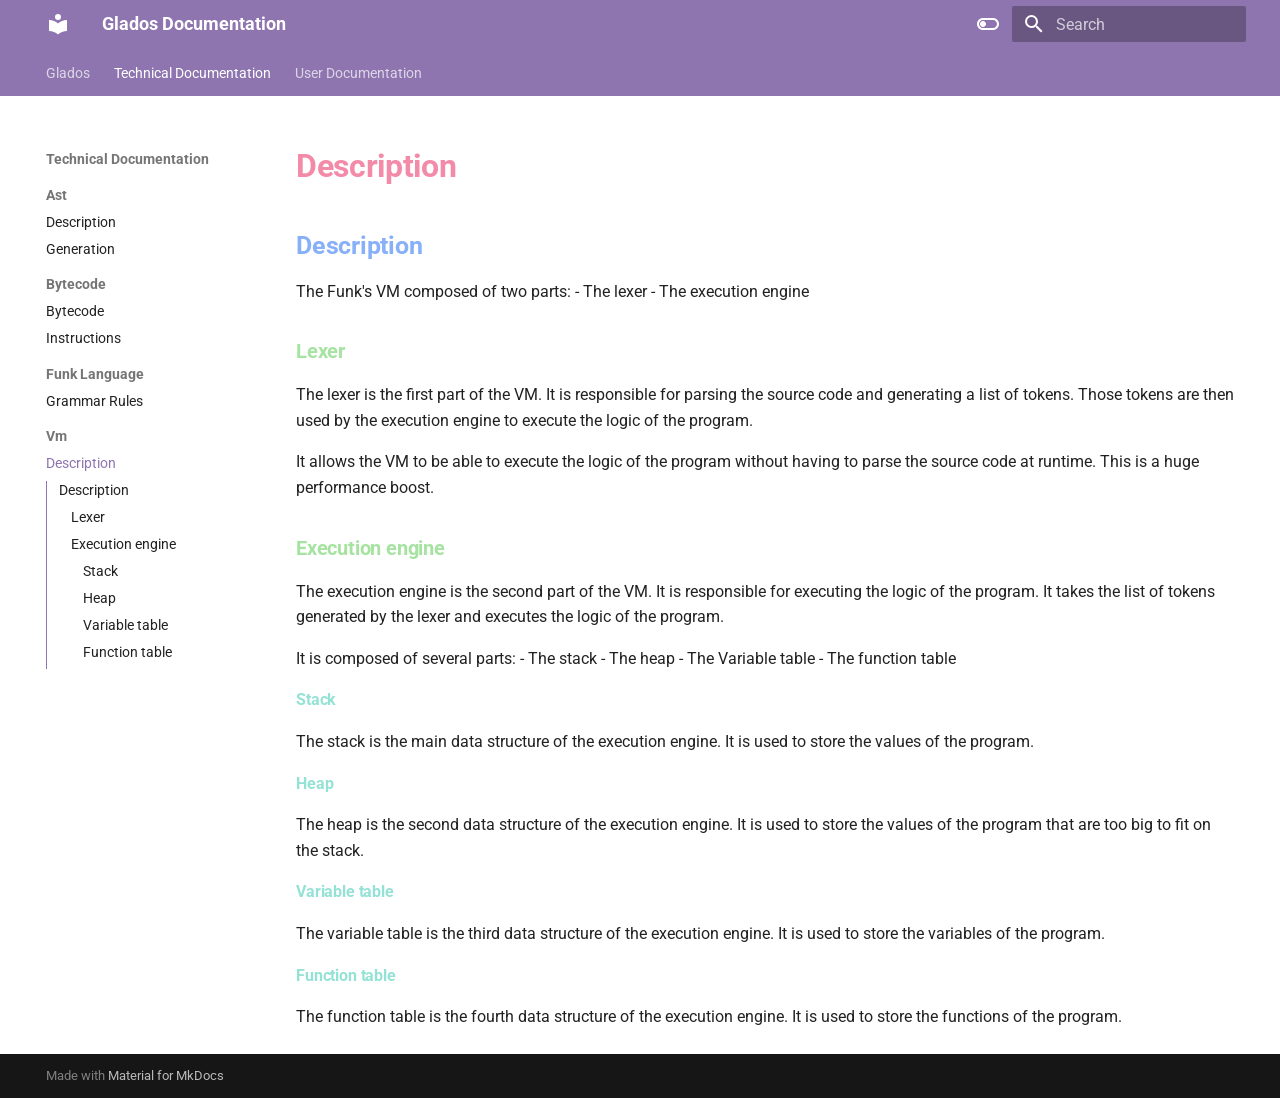
<file: Technical Documentation/Vm/Description/index.html>
<!doctype html>
<html lang="en" class="no-js">
  <head>
    
      <meta charset="utf-8">
      <meta name="viewport" content="width=device-width,initial-scale=1">
      
      
      
      
        <link rel="prev" href="../../Funk%20Language/Bnf/">
      
      
        <link rel="next" href="../../../User%20Documentation/Common%20Programming%20Concepts/">
      
      
      <link rel="icon" href="../../../assets/images/favicon.png">
      <meta name="generator" content="mkdocs-1.5.3, mkdocs-material-9.4.6">
    
    
      
        <title>Description - Glados Documentation</title>
      
    
    
      <link rel="stylesheet" href="../../../assets/stylesheets/main.35e1ed30.min.css">
      
        
        <link rel="stylesheet" href="../../../assets/stylesheets/palette.356b1318.min.css">
      
      


    
    
      
    
    
      
        
        
        <link rel="preconnect" href="https://fonts.gstatic.com" crossorigin>
        <link rel="stylesheet" href="https://fonts.googleapis.com/css?family=Roboto:300,300i,400,400i,700,700i%7CRoboto+Mono:400,400i,700,700i&display=fallback">
        <style>:root{--md-text-font:"Roboto";--md-code-font:"Roboto Mono"}</style>
      
    
    
      <link rel="stylesheet" href="../../../extra.css">
    
    <script>__md_scope=new URL("../../..",location),__md_hash=e=>[...e].reduce((e,_)=>(e<<5)-e+_.charCodeAt(0),0),__md_get=(e,_=localStorage,t=__md_scope)=>JSON.parse(_.getItem(t.pathname+"."+e)),__md_set=(e,_,t=localStorage,a=__md_scope)=>{try{t.setItem(a.pathname+"."+e,JSON.stringify(_))}catch(e){}}</script>
    
      

    
    
    
  </head>
  
  
    
    
      
    
    
    
    
    <body dir="ltr" data-md-color-scheme="default" data-md-color-primary="custom" data-md-color-accent="purple">
  
    
    
      <script>var palette=__md_get("__palette");if(palette&&"object"==typeof palette.color)for(var key of Object.keys(palette.color))document.body.setAttribute("data-md-color-"+key,palette.color[key])</script>
    
    <input class="md-toggle" data-md-toggle="drawer" type="checkbox" id="__drawer" autocomplete="off">
    <input class="md-toggle" data-md-toggle="search" type="checkbox" id="__search" autocomplete="off">
    <label class="md-overlay" for="__drawer"></label>
    <div data-md-component="skip">
      
        
        <a href="#description" class="md-skip">
          Skip to content
        </a>
      
    </div>
    <div data-md-component="announce">
      
    </div>
    
    
      

<header class="md-header" data-md-component="header">
  <nav class="md-header__inner md-grid" aria-label="Header">
    <a href="../../.." title="Glados Documentation" class="md-header__button md-logo" aria-label="Glados Documentation" data-md-component="logo">
      
  
  <svg xmlns="http://www.w3.org/2000/svg" viewBox="0 0 24 24"><path d="M12 8a3 3 0 0 0 3-3 3 3 0 0 0-3-3 3 3 0 0 0-3 3 3 3 0 0 0 3 3m0 3.54C9.64 9.35 6.5 8 3 8v11c3.5 0 6.64 1.35 9 3.54 2.36-2.19 5.5-3.54 9-3.54V8c-3.5 0-6.64 1.35-9 3.54Z"/></svg>

    </a>
    <label class="md-header__button md-icon" for="__drawer">
      
      <svg xmlns="http://www.w3.org/2000/svg" viewBox="0 0 24 24"><path d="M3 6h18v2H3V6m0 5h18v2H3v-2m0 5h18v2H3v-2Z"/></svg>
    </label>
    <div class="md-header__title" data-md-component="header-title">
      <div class="md-header__ellipsis">
        <div class="md-header__topic">
          <span class="md-ellipsis">
            Glados Documentation
          </span>
        </div>
        <div class="md-header__topic" data-md-component="header-topic">
          <span class="md-ellipsis">
            
              Description
            
          </span>
        </div>
      </div>
    </div>
    
      
        <form class="md-header__option" data-md-component="palette">
  
    
    
    
    <input class="md-option" data-md-color-media="" data-md-color-scheme="default" data-md-color-primary="custom" data-md-color-accent="purple"  aria-label="Switch to dark mode"  type="radio" name="__palette" id="__palette_1">
    
      <label class="md-header__button md-icon" title="Switch to dark mode" for="__palette_2" hidden>
        <svg xmlns="http://www.w3.org/2000/svg" viewBox="0 0 24 24"><path d="M17 6H7c-3.31 0-6 2.69-6 6s2.69 6 6 6h10c3.31 0 6-2.69 6-6s-2.69-6-6-6zm0 10H7c-2.21 0-4-1.79-4-4s1.79-4 4-4h10c2.21 0 4 1.79 4 4s-1.79 4-4 4zM7 9c-1.66 0-3 1.34-3 3s1.34 3 3 3 3-1.34 3-3-1.34-3-3-3z"/></svg>
      </label>
    
  
    
    
    
    <input class="md-option" data-md-color-media="" data-md-color-scheme="slate" data-md-color-primary="custom" data-md-color-accent="lime"  aria-label="Switch to light mode"  type="radio" name="__palette" id="__palette_2">
    
      <label class="md-header__button md-icon" title="Switch to light mode" for="__palette_1" hidden>
        <svg xmlns="http://www.w3.org/2000/svg" viewBox="0 0 24 24"><path d="M17 7H7a5 5 0 0 0-5 5 5 5 0 0 0 5 5h10a5 5 0 0 0 5-5 5 5 0 0 0-5-5m0 8a3 3 0 0 1-3-3 3 3 0 0 1 3-3 3 3 0 0 1 3 3 3 3 0 0 1-3 3Z"/></svg>
      </label>
    
  
</form>
      
    
    
    
      <label class="md-header__button md-icon" for="__search">
        
        <svg xmlns="http://www.w3.org/2000/svg" viewBox="0 0 24 24"><path d="M9.5 3A6.5 6.5 0 0 1 16 9.5c0 1.61-.59 3.09-1.56 4.23l.27.27h.79l5 5-1.5 1.5-5-5v-.79l-.27-.27A6.516 6.516 0 0 1 9.5 16 6.5 6.5 0 0 1 3 9.5 6.5 6.5 0 0 1 9.5 3m0 2C7 5 5 7 5 9.5S7 14 9.5 14 14 12 14 9.5 12 5 9.5 5Z"/></svg>
      </label>
      <div class="md-search" data-md-component="search" role="dialog">
  <label class="md-search__overlay" for="__search"></label>
  <div class="md-search__inner" role="search">
    <form class="md-search__form" name="search">
      <input type="text" class="md-search__input" name="query" aria-label="Search" placeholder="Search" autocapitalize="off" autocorrect="off" autocomplete="off" spellcheck="false" data-md-component="search-query" required>
      <label class="md-search__icon md-icon" for="__search">
        
        <svg xmlns="http://www.w3.org/2000/svg" viewBox="0 0 24 24"><path d="M9.5 3A6.5 6.5 0 0 1 16 9.5c0 1.61-.59 3.09-1.56 4.23l.27.27h.79l5 5-1.5 1.5-5-5v-.79l-.27-.27A6.516 6.516 0 0 1 9.5 16 6.5 6.5 0 0 1 3 9.5 6.5 6.5 0 0 1 9.5 3m0 2C7 5 5 7 5 9.5S7 14 9.5 14 14 12 14 9.5 12 5 9.5 5Z"/></svg>
        
        <svg xmlns="http://www.w3.org/2000/svg" viewBox="0 0 24 24"><path d="M20 11v2H8l5.5 5.5-1.42 1.42L4.16 12l7.92-7.92L13.5 5.5 8 11h12Z"/></svg>
      </label>
      <nav class="md-search__options" aria-label="Search">
        
        <button type="reset" class="md-search__icon md-icon" title="Clear" aria-label="Clear" tabindex="-1">
          
          <svg xmlns="http://www.w3.org/2000/svg" viewBox="0 0 24 24"><path d="M19 6.41 17.59 5 12 10.59 6.41 5 5 6.41 10.59 12 5 17.59 6.41 19 12 13.41 17.59 19 19 17.59 13.41 12 19 6.41Z"/></svg>
        </button>
      </nav>
      
        <div class="md-search__suggest" data-md-component="search-suggest"></div>
      
    </form>
    <div class="md-search__output">
      <div class="md-search__scrollwrap" data-md-scrollfix>
        <div class="md-search-result" data-md-component="search-result">
          <div class="md-search-result__meta">
            Initializing search
          </div>
          <ol class="md-search-result__list" role="presentation"></ol>
        </div>
      </div>
    </div>
  </div>
</div>
    
    
  </nav>
  
</header>
    
    <div class="md-container" data-md-component="container">
      
      
        
          
            
<nav class="md-tabs" aria-label="Tabs" data-md-component="tabs">
  <div class="md-grid">
    <ul class="md-tabs__list">
      
        
  
  
  
    <li class="md-tabs__item">
      <a href="../../.." class="md-tabs__link">
        
  
    
  
  Glados

      </a>
    </li>
  

      
        
  
  
    
  
  
    
    
      
  
  
    
  
  
    
    
      <li class="md-tabs__item md-tabs__item--active">
        <a href="../../Ast/Description/" class="md-tabs__link">
          
  
  Technical Documentation

        </a>
      </li>
    
  

    
  

      
        
  
  
  
    
    
      <li class="md-tabs__item">
        <a href="../../../User%20Documentation/Common%20Programming%20Concepts/" class="md-tabs__link">
          
  
  User Documentation

        </a>
      </li>
    
  

      
    </ul>
  </div>
</nav>
          
        
      
      <main class="md-main" data-md-component="main">
        <div class="md-main__inner md-grid">
          
            
              
              <div class="md-sidebar md-sidebar--primary" data-md-component="sidebar" data-md-type="navigation" >
                <div class="md-sidebar__scrollwrap">
                  <div class="md-sidebar__inner">
                    


  


  

<nav class="md-nav md-nav--primary md-nav--lifted md-nav--integrated" aria-label="Navigation" data-md-level="0">
  <label class="md-nav__title" for="__drawer">
    <a href="../../.." title="Glados Documentation" class="md-nav__button md-logo" aria-label="Glados Documentation" data-md-component="logo">
      
  
  <svg xmlns="http://www.w3.org/2000/svg" viewBox="0 0 24 24"><path d="M12 8a3 3 0 0 0 3-3 3 3 0 0 0-3-3 3 3 0 0 0-3 3 3 3 0 0 0 3 3m0 3.54C9.64 9.35 6.5 8 3 8v11c3.5 0 6.64 1.35 9 3.54 2.36-2.19 5.5-3.54 9-3.54V8c-3.5 0-6.64 1.35-9 3.54Z"/></svg>

    </a>
    Glados Documentation
  </label>
  
  <ul class="md-nav__list" data-md-scrollfix>
    
      
      
  
  
  
    <li class="md-nav__item">
      <a href="../../.." class="md-nav__link">
        
  
  <span class="md-ellipsis">
    Glados
  </span>
  

      </a>
    </li>
  

    
      
      
  
  
    
  
  
    
    
    
    
    
      
      
    
    <li class="md-nav__item md-nav__item--active md-nav__item--section md-nav__item--nested">
      
        
        
        
        <input class="md-nav__toggle md-toggle " type="checkbox" id="__nav_2" checked>
        
          
          <label class="md-nav__link" for="__nav_2" id="__nav_2_label" tabindex="">
            
  
  <span class="md-ellipsis">
    Technical Documentation
  </span>
  

            <span class="md-nav__icon md-icon"></span>
          </label>
        
        <nav class="md-nav" data-md-level="1" aria-labelledby="__nav_2_label" aria-expanded="true">
          <label class="md-nav__title" for="__nav_2">
            <span class="md-nav__icon md-icon"></span>
            Technical Documentation
          </label>
          <ul class="md-nav__list" data-md-scrollfix>
            
              
                
  
  
  
    
    
    
    
    
      
      
    
    <li class="md-nav__item md-nav__item--section md-nav__item--nested">
      
        
        
        
        <input class="md-nav__toggle md-toggle " type="checkbox" id="__nav_2_1" >
        
          
          <label class="md-nav__link" for="__nav_2_1" id="__nav_2_1_label" tabindex="">
            
  
  <span class="md-ellipsis">
    Ast
  </span>
  

            <span class="md-nav__icon md-icon"></span>
          </label>
        
        <nav class="md-nav" data-md-level="2" aria-labelledby="__nav_2_1_label" aria-expanded="false">
          <label class="md-nav__title" for="__nav_2_1">
            <span class="md-nav__icon md-icon"></span>
            Ast
          </label>
          <ul class="md-nav__list" data-md-scrollfix>
            
              
                
  
  
  
    <li class="md-nav__item">
      <a href="../../Ast/Description/" class="md-nav__link">
        
  
  <span class="md-ellipsis">
    Description
  </span>
  

      </a>
    </li>
  

              
            
              
                
  
  
  
    <li class="md-nav__item">
      <a href="../../Ast/Generation/" class="md-nav__link">
        
  
  <span class="md-ellipsis">
    Generation
  </span>
  

      </a>
    </li>
  

              
            
          </ul>
        </nav>
      
    </li>
  

              
            
              
                
  
  
  
    
    
    
    
    
      
      
    
    <li class="md-nav__item md-nav__item--section md-nav__item--nested">
      
        
        
        
        <input class="md-nav__toggle md-toggle " type="checkbox" id="__nav_2_2" >
        
          
          <label class="md-nav__link" for="__nav_2_2" id="__nav_2_2_label" tabindex="">
            
  
  <span class="md-ellipsis">
    Bytecode
  </span>
  

            <span class="md-nav__icon md-icon"></span>
          </label>
        
        <nav class="md-nav" data-md-level="2" aria-labelledby="__nav_2_2_label" aria-expanded="false">
          <label class="md-nav__title" for="__nav_2_2">
            <span class="md-nav__icon md-icon"></span>
            Bytecode
          </label>
          <ul class="md-nav__list" data-md-scrollfix>
            
              
                
  
  
  
    <li class="md-nav__item">
      <a href="../../Bytecode/Bytecode/" class="md-nav__link">
        
  
  <span class="md-ellipsis">
    Bytecode
  </span>
  

      </a>
    </li>
  

              
            
              
                
  
  
  
    <li class="md-nav__item">
      <a href="../../Bytecode/Instructions/" class="md-nav__link">
        
  
  <span class="md-ellipsis">
    Instructions
  </span>
  

      </a>
    </li>
  

              
            
          </ul>
        </nav>
      
    </li>
  

              
            
              
                
  
  
  
    
    
    
    
    
      
      
    
    <li class="md-nav__item md-nav__item--section md-nav__item--nested">
      
        
        
        
        <input class="md-nav__toggle md-toggle " type="checkbox" id="__nav_2_3" >
        
          
          <label class="md-nav__link" for="__nav_2_3" id="__nav_2_3_label" tabindex="">
            
  
  <span class="md-ellipsis">
    Funk Language
  </span>
  

            <span class="md-nav__icon md-icon"></span>
          </label>
        
        <nav class="md-nav" data-md-level="2" aria-labelledby="__nav_2_3_label" aria-expanded="false">
          <label class="md-nav__title" for="__nav_2_3">
            <span class="md-nav__icon md-icon"></span>
            Funk Language
          </label>
          <ul class="md-nav__list" data-md-scrollfix>
            
              
                
  
  
  
    <li class="md-nav__item">
      <a href="../../Funk%20Language/Bnf/" class="md-nav__link">
        
  
  <span class="md-ellipsis">
    Grammar Rules
  </span>
  

      </a>
    </li>
  

              
            
          </ul>
        </nav>
      
    </li>
  

              
            
              
                
  
  
    
  
  
    
    
    
    
    
      
      
    
    <li class="md-nav__item md-nav__item--active md-nav__item--section md-nav__item--nested">
      
        
        
        
        <input class="md-nav__toggle md-toggle " type="checkbox" id="__nav_2_4" checked>
        
          
          <label class="md-nav__link" for="__nav_2_4" id="__nav_2_4_label" tabindex="">
            
  
  <span class="md-ellipsis">
    Vm
  </span>
  

            <span class="md-nav__icon md-icon"></span>
          </label>
        
        <nav class="md-nav" data-md-level="2" aria-labelledby="__nav_2_4_label" aria-expanded="true">
          <label class="md-nav__title" for="__nav_2_4">
            <span class="md-nav__icon md-icon"></span>
            Vm
          </label>
          <ul class="md-nav__list" data-md-scrollfix>
            
              
                
  
  
    
  
  
    <li class="md-nav__item md-nav__item--active">
      
      <input class="md-nav__toggle md-toggle" type="checkbox" id="__toc">
      
      
      
        <label class="md-nav__link md-nav__link--active" for="__toc">
          
  
  <span class="md-ellipsis">
    Description
  </span>
  

          <span class="md-nav__icon md-icon"></span>
        </label>
      
      <a href="./" class="md-nav__link md-nav__link--active">
        
  
  <span class="md-ellipsis">
    Description
  </span>
  

      </a>
      
        

<nav class="md-nav md-nav--secondary" aria-label="Table of contents">
  
  
  
  
    <label class="md-nav__title" for="__toc">
      <span class="md-nav__icon md-icon"></span>
      Table of contents
    </label>
    <ul class="md-nav__list" data-md-component="toc" data-md-scrollfix>
      
        <li class="md-nav__item">
  <a href="#description" class="md-nav__link">
    Description
  </a>
  
    <nav class="md-nav" aria-label="Description">
      <ul class="md-nav__list">
        
          <li class="md-nav__item">
  <a href="#lexer" class="md-nav__link">
    Lexer
  </a>
  
</li>
        
          <li class="md-nav__item">
  <a href="#execution-engine" class="md-nav__link">
    Execution engine
  </a>
  
    <nav class="md-nav" aria-label="Execution engine">
      <ul class="md-nav__list">
        
          <li class="md-nav__item">
  <a href="#stack" class="md-nav__link">
    Stack
  </a>
  
</li>
        
          <li class="md-nav__item">
  <a href="#heap" class="md-nav__link">
    Heap
  </a>
  
</li>
        
          <li class="md-nav__item">
  <a href="#variable-table" class="md-nav__link">
    Variable table
  </a>
  
</li>
        
          <li class="md-nav__item">
  <a href="#function-table" class="md-nav__link">
    Function table
  </a>
  
</li>
        
      </ul>
    </nav>
  
</li>
        
      </ul>
    </nav>
  
</li>
      
    </ul>
  
</nav>
      
    </li>
  

              
            
          </ul>
        </nav>
      
    </li>
  

              
            
          </ul>
        </nav>
      
    </li>
  

    
      
      
  
  
  
    
    
    
    
    
      
      
    
    <li class="md-nav__item md-nav__item--section md-nav__item--nested">
      
        
        
        
        <input class="md-nav__toggle md-toggle " type="checkbox" id="__nav_3" >
        
          
          <label class="md-nav__link" for="__nav_3" id="__nav_3_label" tabindex="">
            
  
  <span class="md-ellipsis">
    User Documentation
  </span>
  

            <span class="md-nav__icon md-icon"></span>
          </label>
        
        <nav class="md-nav" data-md-level="1" aria-labelledby="__nav_3_label" aria-expanded="false">
          <label class="md-nav__title" for="__nav_3">
            <span class="md-nav__icon md-icon"></span>
            User Documentation
          </label>
          <ul class="md-nav__list" data-md-scrollfix>
            
              
                
  
  
  
    <li class="md-nav__item">
      <a href="../../../User%20Documentation/Common%20Programming%20Concepts/" class="md-nav__link">
        
  
  <span class="md-ellipsis">
    Common Programming Concepts
  </span>
  

      </a>
    </li>
  

              
            
              
                
  
  
  
    <li class="md-nav__item">
      <a href="../../../User%20Documentation/Common_Programming_Concepts_cn/" class="md-nav__link">
        
  
  <span class="md-ellipsis">
    Common Programming Concepts cn
  </span>
  

      </a>
    </li>
  

              
            
              
                
  
  
  
    <li class="md-nav__item">
      <a href="../../../User%20Documentation/Funk%20Introduction/" class="md-nav__link">
        
  
  <span class="md-ellipsis">
    Funk Introduction
  </span>
  

      </a>
    </li>
  

              
            
              
                
  
  
  
    <li class="md-nav__item">
      <a href="../../../User%20Documentation/Funk_Introduction_cn/" class="md-nav__link">
        
  
  <span class="md-ellipsis">
    Funk Introduction cn
  </span>
  

      </a>
    </li>
  

              
            
          </ul>
        </nav>
      
    </li>
  

    
  </ul>
</nav>
                  </div>
                </div>
              </div>
            
            
          
          
            <div class="md-content" data-md-component="content">
              <article class="md-content__inner md-typeset">
                
                  


  <h1>Description</h1>

<h2 id="description">Description</h2>
<p>The Funk's VM composed of two parts:
- The lexer
- The execution engine</p>
<h3 id="lexer">Lexer</h3>
<p>The lexer is the first part of the VM. It is responsible for parsing the source code and generating a list of tokens. Those tokens are then used by the execution engine to execute the logic of the program.</p>
<p>It allows the VM to be able to execute the logic of the program without having to parse the source code at runtime. This is a huge performance boost.</p>
<h3 id="execution-engine">Execution engine</h3>
<p>The execution engine is the second part of the VM. It is responsible for executing the logic of the program. It takes the list of tokens generated by the lexer and executes the logic of the program.</p>
<p>It is composed of several parts:
- The stack
- The heap
- The Variable table
- The function table</p>
<h4 id="stack">Stack</h4>
<p>The stack is the main data structure of the execution engine. It is used to store the values of the program.</p>
<h4 id="heap">Heap</h4>
<p>The heap is the second data structure of the execution engine. It is used to store the values of the program that are too big to fit on the stack.</p>
<h4 id="variable-table">Variable table</h4>
<p>The variable table is the third data structure of the execution engine. It is used to store the variables of the program.</p>
<h4 id="function-table">Function table</h4>
<p>The function table is the fourth data structure of the execution engine. It is used to store the functions of the program.</p>





                
              </article>
            </div>
          
          
  <script>var tabs=__md_get("__tabs");if(Array.isArray(tabs))e:for(var set of document.querySelectorAll(".tabbed-set")){var tab,labels=set.querySelector(".tabbed-labels");for(tab of tabs)for(var label of labels.getElementsByTagName("label"))if(label.innerText.trim()===tab){var input=document.getElementById(label.htmlFor);input.checked=!0;continue e}}</script>

        </div>
        
          <button type="button" class="md-top md-icon" data-md-component="top" hidden>
  
  <svg xmlns="http://www.w3.org/2000/svg" viewBox="0 0 24 24"><path d="M13 20h-2V8l-5.5 5.5-1.42-1.42L12 4.16l7.92 7.92-1.42 1.42L13 8v12Z"/></svg>
  Back to top
</button>
        
      </main>
      
        <footer class="md-footer">
  
  <div class="md-footer-meta md-typeset">
    <div class="md-footer-meta__inner md-grid">
      <div class="md-copyright">
  
  
    Made with
    <a href="https://squidfunk.github.io/mkdocs-material/" target="_blank" rel="noopener">
      Material for MkDocs
    </a>
  
</div>
      
    </div>
  </div>
</footer>
      
    </div>
    <div class="md-dialog" data-md-component="dialog">
      <div class="md-dialog__inner md-typeset"></div>
    </div>
    
    
    <script id="__config" type="application/json">{"base": "../../..", "features": ["navigation.tabs", "navigation.sections", "toc.integrate", "navigation.top", "search.suggest", "search.highlight", "content.tabs.link", "content.code.annotation", "content.code.copy"], "search": "../../../assets/javascripts/workers/search.f886a092.min.js", "translations": {"clipboard.copied": "Copied to clipboard", "clipboard.copy": "Copy to clipboard", "search.result.more.one": "1 more on this page", "search.result.more.other": "# more on this page", "search.result.none": "No matching documents", "search.result.one": "1 matching document", "search.result.other": "# matching documents", "search.result.placeholder": "Type to start searching", "search.result.term.missing": "Missing", "select.version": "Select version"}}</script>
    
    
      <script src="../../../assets/javascripts/bundle.aecac24b.min.js"></script>
      
    
  </body>
</html>
</file>
<file: extra.css>
.md-typeset h1 {
    color: #f38ba8;
    font-weight: bold;
}

.md-typeset h2 {
    color: #87b0f9;
    font-weight: bold;
}

.md-typeset h3 {
    color: #a6e3a1;
    font-weight: bold;
}

.md-typeset h4 {
    color: #94e2d5;
    font-weight: bold;
}

:root {
    --md-primary-fg-color: #8e75af;
    --md-primary-fg-color--light: #cba6f7;
    --md-primary-fg-color--dark: #8e75af;
}
</file>
<file: assets/stylesheets/main.35e1ed30.min.css>
@charset "UTF-8";html{-webkit-text-size-adjust:none;-moz-text-size-adjust:none;text-size-adjust:none;box-sizing:border-box}*,:after,:before{box-sizing:inherit}@media (prefers-reduced-motion){*,:after,:before{transition:none!important}}body{margin:0}a,button,input,label{-webkit-tap-highlight-color:transparent}a{color:inherit;text-decoration:none}hr{border:0;box-sizing:initial;display:block;height:.05rem;overflow:visible;padding:0}small{font-size:80%}sub,sup{line-height:1em}img{border-style:none}table{border-collapse:initial;border-spacing:0}td,th{font-weight:400;vertical-align:top}button{background:#0000;border:0;font-family:inherit;font-size:inherit;margin:0;padding:0}input{border:0;outline:none}:root{--md-primary-fg-color:#4051b5;--md-primary-fg-color--light:#5d6cc0;--md-primary-fg-color--dark:#303fa1;--md-primary-bg-color:#fff;--md-primary-bg-color--light:#ffffffb3;--md-accent-fg-color:#526cfe;--md-accent-fg-color--transparent:#526cfe1a;--md-accent-bg-color:#fff;--md-accent-bg-color--light:#ffffffb3}[data-md-color-scheme=default]{color-scheme:light}[data-md-color-scheme=default] img[src$="#gh-dark-mode-only"],[data-md-color-scheme=default] img[src$="#only-dark"]{display:none}:root,[data-md-color-scheme=default]{--md-hue:225deg;--md-default-fg-color:#000000de;--md-default-fg-color--light:#0000008a;--md-default-fg-color--lighter:#00000052;--md-default-fg-color--lightest:#00000012;--md-default-bg-color:#fff;--md-default-bg-color--light:#ffffffb3;--md-default-bg-color--lighter:#ffffff4d;--md-default-bg-color--lightest:#ffffff1f;--md-code-fg-color:#36464e;--md-code-bg-color:#f5f5f5;--md-code-hl-color:#4287ff;--md-code-hl-color--light:#4287ff1a;--md-code-hl-number-color:#d52a2a;--md-code-hl-special-color:#db1457;--md-code-hl-function-color:#a846b9;--md-code-hl-constant-color:#6e59d9;--md-code-hl-keyword-color:#3f6ec6;--md-code-hl-string-color:#1c7d4d;--md-code-hl-name-color:var(--md-code-fg-color);--md-code-hl-operator-color:var(--md-default-fg-color--light);--md-code-hl-punctuation-color:var(--md-default-fg-color--light);--md-code-hl-comment-color:var(--md-default-fg-color--light);--md-code-hl-generic-color:var(--md-default-fg-color--light);--md-code-hl-variable-color:var(--md-default-fg-color--light);--md-typeset-color:var(--md-default-fg-color);--md-typeset-a-color:var(--md-primary-fg-color);--md-typeset-del-color:#f5503d26;--md-typeset-ins-color:#0bd57026;--md-typeset-kbd-color:#fafafa;--md-typeset-kbd-accent-color:#fff;--md-typeset-kbd-border-color:#b8b8b8;--md-typeset-mark-color:#ffff0080;--md-typeset-table-color:#0000001f;--md-typeset-table-color--light:rgba(0,0,0,.035);--md-admonition-fg-color:var(--md-default-fg-color);--md-admonition-bg-color:var(--md-default-bg-color);--md-warning-fg-color:#000000de;--md-warning-bg-color:#ff9;--md-footer-fg-color:#fff;--md-footer-fg-color--light:#ffffffb3;--md-footer-fg-color--lighter:#ffffff73;--md-footer-bg-color:#000000de;--md-footer-bg-color--dark:#00000052;--md-shadow-z1:0 0.2rem 0.5rem #0000000d,0 0 0.05rem #0000001a;--md-shadow-z2:0 0.2rem 0.5rem #0000001a,0 0 0.05rem #00000040;--md-shadow-z3:0 0.2rem 0.5rem #0003,0 0 0.05rem #00000059}.md-icon svg{fill:currentcolor;display:block;height:1.2rem;width:1.2rem}body{-webkit-font-smoothing:antialiased;-moz-osx-font-smoothing:grayscale;--md-text-font-family:var(--md-text-font,_),-apple-system,BlinkMacSystemFont,Helvetica,Arial,sans-serif;--md-code-font-family:var(--md-code-font,_),SFMono-Regular,Consolas,Menlo,monospace}aside,body,input{font-feature-settings:"kern","liga";color:var(--md-typeset-color);font-family:var(--md-text-font-family)}code,kbd,pre{font-feature-settings:"kern";font-family:var(--md-code-font-family)}:root{--md-typeset-table-sort-icon:url('data:image/svg+xml;charset=utf-8,<svg xmlns="http://www.w3.org/2000/svg" viewBox="0 0 24 24"><path d="m18 21-4-4h3V7h-3l4-4 4 4h-3v10h3M2 19v-2h10v2M2 13v-2h7v2M2 7V5h4v2H2Z"/></svg>');--md-typeset-table-sort-icon--asc:url('data:image/svg+xml;charset=utf-8,<svg xmlns="http://www.w3.org/2000/svg" viewBox="0 0 24 24"><path d="M19 17h3l-4 4-4-4h3V3h2M2 17h10v2H2M6 5v2H2V5m0 6h7v2H2v-2Z"/></svg>');--md-typeset-table-sort-icon--desc:url('data:image/svg+xml;charset=utf-8,<svg xmlns="http://www.w3.org/2000/svg" viewBox="0 0 24 24"><path d="M19 7h3l-4-4-4 4h3v14h2M2 17h10v2H2M6 5v2H2V5m0 6h7v2H2v-2Z"/></svg>')}.md-typeset{-webkit-print-color-adjust:exact;color-adjust:exact;font-size:.8rem;line-height:1.6}@media print{.md-typeset{font-size:.68rem}}.md-typeset blockquote,.md-typeset dl,.md-typeset figure,.md-typeset ol,.md-typeset pre,.md-typeset ul{margin-bottom:1em;margin-top:1em}.md-typeset h1{color:var(--md-default-fg-color--light);font-size:2em;line-height:1.3;margin:0 0 1.25em}.md-typeset h1,.md-typeset h2{font-weight:300;letter-spacing:-.01em}.md-typeset h2{font-size:1.5625em;line-height:1.4;margin:1.6em 0 .64em}.md-typeset h3{font-size:1.25em;font-weight:400;letter-spacing:-.01em;line-height:1.5;margin:1.6em 0 .8em}.md-typeset h2+h3{margin-top:.8em}.md-typeset h4{font-weight:700;letter-spacing:-.01em;margin:1em 0}.md-typeset h5,.md-typeset h6{color:var(--md-default-fg-color--light);font-size:.8em;font-weight:700;letter-spacing:-.01em;margin:1.25em 0}.md-typeset h5{text-transform:uppercase}.md-typeset hr{border-bottom:.05rem solid var(--md-default-fg-color--lightest);display:flow-root;margin:1.5em 0}.md-typeset a{color:var(--md-typeset-a-color);word-break:break-word}.md-typeset a,.md-typeset a:before{transition:color 125ms}.md-typeset a:focus,.md-typeset a:hover{color:var(--md-accent-fg-color)}.md-typeset a:focus code,.md-typeset a:hover code{background-color:var(--md-accent-fg-color--transparent)}.md-typeset a code{color:currentcolor;transition:background-color 125ms}.md-typeset a.focus-visible{outline-color:var(--md-accent-fg-color);outline-offset:.2rem}.md-typeset code,.md-typeset kbd,.md-typeset pre{color:var(--md-code-fg-color);direction:ltr;font-variant-ligatures:none}@media print{.md-typeset code,.md-typeset kbd,.md-typeset pre{white-space:pre-wrap}}.md-typeset code{background-color:var(--md-code-bg-color);border-radius:.1rem;-webkit-box-decoration-break:clone;box-decoration-break:clone;font-size:.85em;padding:0 .2941176471em;word-break:break-word}.md-typeset code:not(.focus-visible){-webkit-tap-highlight-color:transparent;outline:none}.md-typeset pre{display:flow-root;line-height:1.4;position:relative}.md-typeset pre>code{-webkit-box-decoration-break:slice;box-decoration-break:slice;box-shadow:none;display:block;margin:0;outline-color:var(--md-accent-fg-color);overflow:auto;padding:.7720588235em 1.1764705882em;scrollbar-color:var(--md-default-fg-color--lighter) #0000;scrollbar-width:thin;touch-action:auto;word-break:normal}.md-typeset pre>code:hover{scrollbar-color:var(--md-accent-fg-color) #0000}.md-typeset pre>code::-webkit-scrollbar{height:.2rem;width:.2rem}.md-typeset pre>code::-webkit-scrollbar-thumb{background-color:var(--md-default-fg-color--lighter)}.md-typeset pre>code::-webkit-scrollbar-thumb:hover{background-color:var(--md-accent-fg-color)}.md-typeset kbd{background-color:var(--md-typeset-kbd-color);border-radius:.1rem;box-shadow:0 .1rem 0 .05rem var(--md-typeset-kbd-border-color),0 .1rem 0 var(--md-typeset-kbd-border-color),0 -.1rem .2rem var(--md-typeset-kbd-accent-color) inset;color:var(--md-default-fg-color);display:inline-block;font-size:.75em;padding:0 .6666666667em;vertical-align:text-top;word-break:break-word}.md-typeset mark{background-color:var(--md-typeset-mark-color);-webkit-box-decoration-break:clone;box-decoration-break:clone;color:inherit;word-break:break-word}.md-typeset abbr{border-bottom:.05rem dotted var(--md-default-fg-color--light);cursor:help;text-decoration:none}@media (hover:none){.md-typeset abbr[title]:focus:after,.md-typeset abbr[title]:hover:after{background-color:var(--md-default-fg-color);border-radius:.1rem;box-shadow:var(--md-shadow-z3);color:var(--md-default-bg-color);content:attr(title);font-size:.7rem;left:.8rem;margin-top:2em;padding:.2rem .3rem;position:absolute;right:.8rem}}.md-typeset small{opacity:.75}[dir=ltr] .md-typeset sub,[dir=ltr] .md-typeset sup{margin-left:.078125em}[dir=rtl] .md-typeset sub,[dir=rtl] .md-typeset sup{margin-right:.078125em}[dir=ltr] .md-typeset blockquote{padding-left:.6rem}[dir=rtl] .md-typeset blockquote{padding-right:.6rem}[dir=ltr] .md-typeset blockquote{border-left:.2rem solid var(--md-default-fg-color--lighter)}[dir=rtl] .md-typeset blockquote{border-right:.2rem solid var(--md-default-fg-color--lighter)}.md-typeset blockquote{color:var(--md-default-fg-color--light);margin-left:0;margin-right:0}.md-typeset ul{list-style-type:disc}[dir=ltr] .md-typeset ol,[dir=ltr] .md-typeset ul{margin-left:.625em}[dir=rtl] .md-typeset ol,[dir=rtl] .md-typeset ul{margin-right:.625em}.md-typeset ol,.md-typeset ul{padding:0}.md-typeset ol:not([hidden]),.md-typeset ul:not([hidden]){display:flow-root}.md-typeset ol ol,.md-typeset ul ol{list-style-type:lower-alpha}.md-typeset ol ol ol,.md-typeset ul ol ol{list-style-type:lower-roman}[dir=ltr] .md-typeset ol li,[dir=ltr] .md-typeset ul li{margin-left:1.25em}[dir=rtl] .md-typeset ol li,[dir=rtl] .md-typeset ul li{margin-right:1.25em}.md-typeset ol li,.md-typeset ul li{margin-bottom:.5em}.md-typeset ol li blockquote,.md-typeset ol li p,.md-typeset ul li blockquote,.md-typeset ul li p{margin:.5em 0}.md-typeset ol li:last-child,.md-typeset ul li:last-child{margin-bottom:0}[dir=ltr] .md-typeset ol li ol,[dir=ltr] .md-typeset ol li ul,[dir=ltr] .md-typeset ul li ol,[dir=ltr] .md-typeset ul li ul{margin-left:.625em}[dir=rtl] .md-typeset ol li ol,[dir=rtl] .md-typeset ol li ul,[dir=rtl] .md-typeset ul li ol,[dir=rtl] .md-typeset ul li ul{margin-right:.625em}.md-typeset ol li ol,.md-typeset ol li ul,.md-typeset ul li ol,.md-typeset ul li ul{margin-bottom:.5em;margin-top:.5em}[dir=ltr] .md-typeset dd{margin-left:1.875em}[dir=rtl] .md-typeset dd{margin-right:1.875em}.md-typeset dd{margin-bottom:1.5em;margin-top:1em}.md-typeset img,.md-typeset svg,.md-typeset video{height:auto;max-width:100%}.md-typeset img[align=left]{margin:1em 1em 1em 0}.md-typeset img[align=right]{margin:1em 0 1em 1em}.md-typeset img[align]:only-child{margin-top:0}.md-typeset figure{display:flow-root;margin:1em auto;max-width:100%;text-align:center;width:-webkit-fit-content;width:-moz-fit-content;width:fit-content}.md-typeset figure img{display:block}.md-typeset figcaption{font-style:italic;margin:1em auto;max-width:24rem}.md-typeset iframe{max-width:100%}.md-typeset table:not([class]){background-color:var(--md-default-bg-color);border:.05rem solid var(--md-typeset-table-color);border-radius:.1rem;display:inline-block;font-size:.64rem;max-width:100%;overflow:auto;touch-action:auto}@media print{.md-typeset table:not([class]){display:table}}.md-typeset table:not([class])+*{margin-top:1.5em}.md-typeset table:not([class]) td>:first-child,.md-typeset table:not([class]) th>:first-child{margin-top:0}.md-typeset table:not([class]) td>:last-child,.md-typeset table:not([class]) th>:last-child{margin-bottom:0}.md-typeset table:not([class]) td:not([align]),.md-typeset table:not([class]) th:not([align]){text-align:left}[dir=rtl] .md-typeset table:not([class]) td:not([align]),[dir=rtl] .md-typeset table:not([class]) th:not([align]){text-align:right}.md-typeset table:not([class]) th{font-weight:700;min-width:5rem;padding:.9375em 1.25em;vertical-align:top}.md-typeset table:not([class]) td{border-top:.05rem solid var(--md-typeset-table-color);padding:.9375em 1.25em;vertical-align:top}.md-typeset table:not([class]) tbody tr{transition:background-color 125ms}.md-typeset table:not([class]) tbody tr:hover{background-color:var(--md-typeset-table-color--light);box-shadow:0 .05rem 0 var(--md-default-bg-color) inset}.md-typeset table:not([class]) a{word-break:normal}.md-typeset table th[role=columnheader]{cursor:pointer}[dir=ltr] .md-typeset table th[role=columnheader]:after{margin-left:.5em}[dir=rtl] .md-typeset table th[role=columnheader]:after{margin-right:.5em}.md-typeset table th[role=columnheader]:after{content:"";display:inline-block;height:1.2em;-webkit-mask-image:var(--md-typeset-table-sort-icon);mask-image:var(--md-typeset-table-sort-icon);-webkit-mask-repeat:no-repeat;mask-repeat:no-repeat;-webkit-mask-size:contain;mask-size:contain;transition:background-color 125ms;vertical-align:text-bottom;width:1.2em}.md-typeset table th[role=columnheader]:hover:after{background-color:var(--md-default-fg-color--lighter)}.md-typeset table th[role=columnheader][aria-sort=ascending]:after{background-color:var(--md-default-fg-color--light);-webkit-mask-image:var(--md-typeset-table-sort-icon--asc);mask-image:var(--md-typeset-table-sort-icon--asc)}.md-typeset table th[role=columnheader][aria-sort=descending]:after{background-color:var(--md-default-fg-color--light);-webkit-mask-image:var(--md-typeset-table-sort-icon--desc);mask-image:var(--md-typeset-table-sort-icon--desc)}.md-typeset__scrollwrap{margin:1em -.8rem;overflow-x:auto;touch-action:auto}.md-typeset__table{display:inline-block;margin-bottom:.5em;padding:0 .8rem}@media print{.md-typeset__table{display:block}}html .md-typeset__table table{display:table;margin:0;overflow:hidden;width:100%}@media screen and (max-width:44.984375em){.md-content__inner>pre{margin:1em -.8rem}.md-content__inner>pre code{border-radius:0}}.md-typeset .md-author{display:block;flex-shrink:0;height:1.6rem;overflow:hidden;position:relative;transition:color 125ms,transform 125ms;width:1.6rem}.md-typeset .md-author img{border-radius:100%;display:block}.md-typeset .md-author--more{background:var(--md-default-fg-color--lightest);color:var(--md-default-fg-color--lighter);font-size:.6rem;font-weight:700;line-height:1.6rem;text-align:center}.md-typeset .md-author--long{height:2.4rem;width:2.4rem}.md-typeset a.md-author{transform:scale(1)}.md-typeset a.md-author img{filter:grayscale(100%) opacity(75%);transition:filter 125ms}.md-typeset a.md-author:focus,.md-typeset a.md-author:hover{transform:scale(1.1);z-index:1}.md-typeset a.md-author:focus img,.md-typeset a.md-author:hover img{filter:grayscale(0)}.md-banner{background-color:var(--md-footer-bg-color);color:var(--md-footer-fg-color);overflow:auto}@media print{.md-banner{display:none}}.md-banner--warning{background-color:var(--md-warning-bg-color);color:var(--md-warning-fg-color)}.md-banner__inner{font-size:.7rem;margin:.6rem auto;padding:0 .8rem}[dir=ltr] .md-banner__button{float:right}[dir=rtl] .md-banner__button{float:left}.md-banner__button{color:inherit;cursor:pointer;transition:opacity .25s}.no-js .md-banner__button{display:none}.md-banner__button:hover{opacity:.7}html{font-size:125%;height:100%;overflow-x:hidden}@media screen and (min-width:100em){html{font-size:137.5%}}@media screen and (min-width:125em){html{font-size:150%}}body{background-color:var(--md-default-bg-color);display:flex;flex-direction:column;font-size:.5rem;min-height:100%;position:relative;width:100%}@media print{body{display:block}}@media screen and (max-width:59.984375em){body[data-md-scrolllock]{position:fixed}}.md-grid{margin-left:auto;margin-right:auto;max-width:61rem}.md-container{display:flex;flex-direction:column;flex-grow:1}@media print{.md-container{display:block}}.md-main{flex-grow:1}.md-main__inner{display:flex;height:100%;margin-top:1.5rem}.md-ellipsis{overflow:hidden;text-overflow:ellipsis}.md-toggle{display:none}.md-option{height:0;opacity:0;position:absolute;width:0}.md-option:checked+label:not([hidden]){display:block}.md-option.focus-visible+label{outline-color:var(--md-accent-fg-color);outline-style:auto}.md-skip{background-color:var(--md-default-fg-color);border-radius:.1rem;color:var(--md-default-bg-color);font-size:.64rem;margin:.5rem;opacity:0;outline-color:var(--md-accent-fg-color);padding:.3rem .5rem;position:fixed;transform:translateY(.4rem);z-index:-1}.md-skip:focus{opacity:1;transform:translateY(0);transition:transform .25s cubic-bezier(.4,0,.2,1),opacity 175ms 75ms;z-index:10}@page{margin:25mm}:root{--md-clipboard-icon:url('data:image/svg+xml;charset=utf-8,<svg xmlns="http://www.w3.org/2000/svg" viewBox="0 0 24 24"><path d="M19 21H8V7h11m0-2H8a2 2 0 0 0-2 2v14a2 2 0 0 0 2 2h11a2 2 0 0 0 2-2V7a2 2 0 0 0-2-2m-3-4H4a2 2 0 0 0-2 2v14h2V3h12V1Z"/></svg>')}.md-clipboard{border-radius:.1rem;color:var(--md-default-fg-color--lightest);cursor:pointer;height:1.5em;outline-color:var(--md-accent-fg-color);outline-offset:.1rem;position:absolute;right:.5em;top:.5em;transition:color .25s;width:1.5em;z-index:1}@media print{.md-clipboard{display:none}}.md-clipboard:not(.focus-visible){-webkit-tap-highlight-color:transparent;outline:none}:hover>.md-clipboard{color:var(--md-default-fg-color--light)}.md-clipboard:focus,.md-clipboard:hover{color:var(--md-accent-fg-color)}.md-clipboard:after{background-color:currentcolor;content:"";display:block;height:1.125em;margin:0 auto;-webkit-mask-image:var(--md-clipboard-icon);mask-image:var(--md-clipboard-icon);-webkit-mask-position:center;mask-position:center;-webkit-mask-repeat:no-repeat;mask-repeat:no-repeat;-webkit-mask-size:contain;mask-size:contain;width:1.125em}.md-clipboard--inline{cursor:pointer}.md-clipboard--inline code{transition:color .25s,background-color .25s}.md-clipboard--inline:focus code,.md-clipboard--inline:hover code{background-color:var(--md-accent-fg-color--transparent);color:var(--md-accent-fg-color)}@keyframes consent{0%{opacity:0;transform:translateY(100%)}to{opacity:1;transform:translateY(0)}}@keyframes overlay{0%{opacity:0}to{opacity:1}}.md-consent__overlay{animation:overlay .25s both;-webkit-backdrop-filter:blur(.1rem);backdrop-filter:blur(.1rem);background-color:#0000008a;height:100%;opacity:1;position:fixed;top:0;width:100%;z-index:5}.md-consent__inner{animation:consent .5s cubic-bezier(.1,.7,.1,1) both;background-color:var(--md-default-bg-color);border:0;border-radius:.1rem;bottom:0;box-shadow:0 0 .2rem #0000001a,0 .2rem .4rem #0003;max-height:100%;overflow:auto;padding:0;position:fixed;width:100%;z-index:5}.md-consent__form{padding:.8rem}.md-consent__settings{display:none;margin:1em 0}input:checked+.md-consent__settings{display:block}.md-consent__controls{margin-bottom:.8rem}.md-typeset .md-consent__controls .md-button{display:inline}@media screen and (max-width:44.984375em){.md-typeset .md-consent__controls .md-button{display:block;margin-top:.4rem;text-align:center;width:100%}}.md-consent label{cursor:pointer}.md-content{flex-grow:1;min-width:0}.md-content__inner{margin:0 .8rem 1.2rem;padding-top:.6rem}@media screen and (min-width:76.25em){[dir=ltr] .md-sidebar--primary:not([hidden])~.md-content>.md-content__inner{margin-left:1.2rem}[dir=ltr] .md-sidebar--secondary:not([hidden])~.md-content>.md-content__inner,[dir=rtl] .md-sidebar--primary:not([hidden])~.md-content>.md-content__inner{margin-right:1.2rem}[dir=rtl] .md-sidebar--secondary:not([hidden])~.md-content>.md-content__inner{margin-left:1.2rem}}.md-content__inner:before{content:"";display:block;height:.4rem}.md-content__inner>:last-child{margin-bottom:0}[dir=ltr] .md-content__button{float:right}[dir=rtl] .md-content__button{float:left}[dir=ltr] .md-content__button{margin-left:.4rem}[dir=rtl] .md-content__button{margin-right:.4rem}.md-content__button{margin:.4rem 0;padding:0}@media print{.md-content__button{display:none}}.md-typeset .md-content__button{color:var(--md-default-fg-color--lighter)}.md-content__button svg{display:inline;vertical-align:top}[dir=rtl] .md-content__button svg{transform:scaleX(-1)}[dir=ltr] .md-dialog{right:.8rem}[dir=rtl] .md-dialog{left:.8rem}.md-dialog{background-color:var(--md-default-fg-color);border-radius:.1rem;bottom:.8rem;box-shadow:var(--md-shadow-z3);min-width:11.1rem;opacity:0;padding:.4rem .6rem;pointer-events:none;position:fixed;transform:translateY(100%);transition:transform 0ms .4s,opacity .4s;z-index:4}@media print{.md-dialog{display:none}}.md-dialog--active{opacity:1;pointer-events:auto;transform:translateY(0);transition:transform .4s cubic-bezier(.075,.85,.175,1),opacity .4s}.md-dialog__inner{color:var(--md-default-bg-color);font-size:.7rem}.md-feedback{margin:2em 0 1em;text-align:center}.md-feedback fieldset{border:none;margin:0;padding:0}.md-feedback__title{font-weight:700;margin:1em auto}.md-feedback__inner{position:relative}.md-feedback__list{align-content:baseline;display:flex;flex-wrap:wrap;justify-content:center;position:relative}.md-feedback__list:hover .md-icon:not(:disabled){color:var(--md-default-fg-color--lighter)}:disabled .md-feedback__list{min-height:1.8rem}.md-feedback__icon{color:var(--md-default-fg-color--light);cursor:pointer;flex-shrink:0;margin:0 .1rem;transition:color 125ms}.md-feedback__icon:not(:disabled).md-icon:hover{color:var(--md-accent-fg-color)}.md-feedback__icon:disabled{color:var(--md-default-fg-color--lightest);pointer-events:none}.md-feedback__note{opacity:0;position:relative;transform:translateY(.4rem);transition:transform .4s cubic-bezier(.1,.7,.1,1),opacity .15s}.md-feedback__note>*{margin:0 auto;max-width:16rem}:disabled .md-feedback__note{opacity:1;transform:translateY(0)}.md-footer{background-color:var(--md-footer-bg-color);color:var(--md-footer-fg-color)}@media print{.md-footer{display:none}}.md-footer__inner{justify-content:space-between;overflow:auto;padding:.2rem}.md-footer__inner:not([hidden]){display:flex}.md-footer__link{align-items:end;display:flex;flex-grow:0.01;margin-bottom:.4rem;margin-top:1rem;max-width:100%;outline-color:var(--md-accent-fg-color);overflow:hidden;transition:opacity .25s}.md-footer__link:focus,.md-footer__link:hover{opacity:.7}[dir=rtl] .md-footer__link svg{transform:scaleX(-1)}@media screen and (max-width:44.984375em){.md-footer__link--prev{flex-shrink:0}.md-footer__link--prev .md-footer__title{display:none}}[dir=ltr] .md-footer__link--next{margin-left:auto}[dir=rtl] .md-footer__link--next{margin-right:auto}.md-footer__link--next{text-align:right}[dir=rtl] .md-footer__link--next{text-align:left}.md-footer__title{flex-grow:1;font-size:.9rem;margin-bottom:.7rem;max-width:calc(100% - 2.4rem);padding:0 1rem;white-space:nowrap}.md-footer__button{margin:.2rem;padding:.4rem}.md-footer__direction{font-size:.64rem;opacity:.7}.md-footer-meta{background-color:var(--md-footer-bg-color--dark)}.md-footer-meta__inner{display:flex;flex-wrap:wrap;justify-content:space-between;padding:.2rem}html .md-footer-meta.md-typeset a{color:var(--md-footer-fg-color--light)}html .md-footer-meta.md-typeset a:focus,html .md-footer-meta.md-typeset a:hover{color:var(--md-footer-fg-color)}.md-copyright{color:var(--md-footer-fg-color--lighter);font-size:.64rem;margin:auto .6rem;padding:.4rem 0;width:100%}@media screen and (min-width:45em){.md-copyright{width:auto}}.md-copyright__highlight{color:var(--md-footer-fg-color--light)}.md-social{display:inline-flex;gap:.2rem;margin:0 .4rem;padding:.2rem 0 .6rem}@media screen and (min-width:45em){.md-social{padding:.6rem 0}}.md-social__link{display:inline-block;height:1.6rem;text-align:center;width:1.6rem}.md-social__link:before{line-height:1.9}.md-social__link svg{fill:currentcolor;max-height:.8rem;vertical-align:-25%}.md-typeset .md-button{border:.1rem solid;border-radius:.1rem;color:var(--md-primary-fg-color);cursor:pointer;display:inline-block;font-weight:700;padding:.625em 2em;transition:color 125ms,background-color 125ms,border-color 125ms}.md-typeset .md-button--primary{background-color:var(--md-primary-fg-color);border-color:var(--md-primary-fg-color);color:var(--md-primary-bg-color)}.md-typeset .md-button:focus,.md-typeset .md-button:hover{background-color:var(--md-accent-fg-color);border-color:var(--md-accent-fg-color);color:var(--md-accent-bg-color)}[dir=ltr] .md-typeset .md-input{border-top-left-radius:.1rem}[dir=ltr] .md-typeset .md-input,[dir=rtl] .md-typeset .md-input{border-top-right-radius:.1rem}[dir=rtl] .md-typeset .md-input{border-top-left-radius:.1rem}.md-typeset .md-input{border-bottom:.1rem solid var(--md-default-fg-color--lighter);box-shadow:var(--md-shadow-z1);font-size:.8rem;height:1.8rem;padding:0 .6rem;transition:border .25s,box-shadow .25s}.md-typeset .md-input:focus,.md-typeset .md-input:hover{border-bottom-color:var(--md-accent-fg-color);box-shadow:var(--md-shadow-z2)}.md-typeset .md-input--stretch{width:100%}.md-header{background-color:var(--md-primary-fg-color);box-shadow:0 0 .2rem #0000,0 .2rem .4rem #0000;color:var(--md-primary-bg-color);display:block;left:0;position:sticky;right:0;top:0;z-index:4}@media print{.md-header{display:none}}.md-header[hidden]{transform:translateY(-100%);transition:transform .25s cubic-bezier(.8,0,.6,1),box-shadow .25s}.md-header--shadow{box-shadow:0 0 .2rem #0000001a,0 .2rem .4rem #0003;transition:transform .25s cubic-bezier(.1,.7,.1,1),box-shadow .25s}.md-header__inner{align-items:center;display:flex;padding:0 .2rem}.md-header__button{color:currentcolor;cursor:pointer;margin:.2rem;outline-color:var(--md-accent-fg-color);padding:.4rem;position:relative;transition:opacity .25s;vertical-align:middle;z-index:1}.md-header__button:hover{opacity:.7}.md-header__button:not([hidden]){display:inline-block}.md-header__button:not(.focus-visible){-webkit-tap-highlight-color:transparent;outline:none}.md-header__button.md-logo{margin:.2rem;padding:.4rem}@media screen and (max-width:76.234375em){.md-header__button.md-logo{display:none}}.md-header__button.md-logo img,.md-header__button.md-logo svg{fill:currentcolor;display:block;height:1.2rem;width:auto}@media screen and (min-width:60em){.md-header__button[for=__search]{display:none}}.no-js .md-header__button[for=__search]{display:none}[dir=rtl] .md-header__button[for=__search] svg{transform:scaleX(-1)}@media screen and (min-width:76.25em){.md-header__button[for=__drawer]{display:none}}.md-header__topic{display:flex;max-width:100%;position:absolute;transition:transform .4s cubic-bezier(.1,.7,.1,1),opacity .15s;white-space:nowrap}.md-header__topic+.md-header__topic{opacity:0;pointer-events:none;transform:translateX(1.25rem);transition:transform .4s cubic-bezier(1,.7,.1,.1),opacity .15s;z-index:-1}[dir=rtl] .md-header__topic+.md-header__topic{transform:translateX(-1.25rem)}.md-header__topic:first-child{font-weight:700}[dir=ltr] .md-header__title{margin-left:1rem}[dir=rtl] .md-header__title{margin-right:1rem}[dir=ltr] .md-header__title{margin-right:.4rem}[dir=rtl] .md-header__title{margin-left:.4rem}.md-header__title{flex-grow:1;font-size:.9rem;height:2.4rem;line-height:2.4rem}.md-header__title--active .md-header__topic{opacity:0;pointer-events:none;transform:translateX(-1.25rem);transition:transform .4s cubic-bezier(1,.7,.1,.1),opacity .15s;z-index:-1}[dir=rtl] .md-header__title--active .md-header__topic{transform:translateX(1.25rem)}.md-header__title--active .md-header__topic+.md-header__topic{opacity:1;pointer-events:auto;transform:translateX(0);transition:transform .4s cubic-bezier(.1,.7,.1,1),opacity .15s;z-index:0}.md-header__title>.md-header__ellipsis{height:100%;position:relative;width:100%}.md-header__option{display:flex;flex-shrink:0;max-width:100%;transition:max-width 0ms .25s,opacity .25s .25s;white-space:nowrap}[data-md-toggle=search]:checked~.md-header .md-header__option{max-width:0;opacity:0;transition:max-width 0ms,opacity 0ms}.md-header__option>input{bottom:0}.md-header__source{display:none}@media screen and (min-width:60em){[dir=ltr] .md-header__source{margin-left:1rem}[dir=rtl] .md-header__source{margin-right:1rem}.md-header__source{display:block;max-width:11.7rem;width:11.7rem}}@media screen and (min-width:76.25em){[dir=ltr] .md-header__source{margin-left:1.4rem}[dir=rtl] .md-header__source{margin-right:1.4rem}}.md-meta{color:var(--md-default-fg-color--light);font-size:.7rem;line-height:1.3}.md-meta__list{display:inline-flex;flex-wrap:wrap;list-style:none;margin:0;padding:0}.md-meta__item:not(:last-child):after{content:"·";margin-left:.2rem;margin-right:.2rem}.md-meta__link{color:var(--md-typeset-a-color)}.md-meta__link:focus,.md-meta__link:hover{color:var(--md-accent-fg-color)}.md-draft{background-color:#ff1744;border-radius:.125em;color:#fff;display:inline-block;font-weight:700;padding-left:.5714285714em;padding-right:.5714285714em}:root{--md-nav-icon--prev:url('data:image/svg+xml;charset=utf-8,<svg xmlns="http://www.w3.org/2000/svg" viewBox="0 0 24 24"><path d="M20 11v2H8l5.5 5.5-1.42 1.42L4.16 12l7.92-7.92L13.5 5.5 8 11h12Z"/></svg>');--md-nav-icon--next:url('data:image/svg+xml;charset=utf-8,<svg xmlns="http://www.w3.org/2000/svg" viewBox="0 0 24 24"><path d="M8.59 16.58 13.17 12 8.59 7.41 10 6l6 6-6 6-1.41-1.42Z"/></svg>');--md-toc-icon:url('data:image/svg+xml;charset=utf-8,<svg xmlns="http://www.w3.org/2000/svg" viewBox="0 0 24 24"><path d="M3 9h14V7H3v2m0 4h14v-2H3v2m0 4h14v-2H3v2m16 0h2v-2h-2v2m0-10v2h2V7h-2m0 6h2v-2h-2v2Z"/></svg>')}.md-nav{font-size:.7rem;line-height:1.3}.md-nav__title{color:var(--md-default-fg-color--light);display:block;font-weight:700;overflow:hidden;padding:0 .6rem;text-overflow:ellipsis}.md-nav__title .md-nav__button{display:none}.md-nav__title .md-nav__button img{height:100%;width:auto}.md-nav__title .md-nav__button.md-logo img,.md-nav__title .md-nav__button.md-logo svg{fill:currentcolor;display:block;height:2.4rem;max-width:100%;object-fit:contain;width:auto}.md-nav__list{list-style:none;margin:0;padding:0}.md-nav__link{align-items:flex-start;display:flex;gap:.4rem;margin-top:.625em;scroll-snap-align:start;transition:color 125ms}.md-nav__link--passed{color:var(--md-default-fg-color--light)}.md-nav__item .md-nav__link--active,.md-nav__item .md-nav__link--active code{color:var(--md-typeset-a-color)}.md-nav__link .md-ellipsis{position:relative}[dir=ltr] .md-nav__link .md-icon:last-child{margin-left:auto}[dir=rtl] .md-nav__link .md-icon:last-child{margin-right:auto}.md-nav__link svg{fill:currentcolor;flex-shrink:0;height:1.3em}.md-nav__link[for]:focus,.md-nav__link[for]:hover,.md-nav__link[href]:focus,.md-nav__link[href]:hover{color:var(--md-accent-fg-color);cursor:pointer}.md-nav__link.focus-visible{outline-color:var(--md-accent-fg-color);outline-offset:.2rem}.md-nav--primary .md-nav__link[for=__toc]{display:none}.md-nav--primary .md-nav__link[for=__toc] .md-icon:after{background-color:currentcolor;display:block;height:100%;-webkit-mask-image:var(--md-toc-icon);mask-image:var(--md-toc-icon);width:100%}.md-nav--primary .md-nav__link[for=__toc]~.md-nav{display:none}.md-nav__container>.md-nav__link{margin-top:0}.md-nav__container>.md-nav__link:first-child{flex-grow:1;min-width:0}.md-nav__icon{flex-shrink:0}.md-nav__source{display:none}@media screen and (max-width:76.234375em){.md-nav--primary,.md-nav--primary .md-nav{background-color:var(--md-default-bg-color);display:flex;flex-direction:column;height:100%;left:0;position:absolute;right:0;top:0;z-index:1}.md-nav--primary .md-nav__item,.md-nav--primary .md-nav__title{font-size:.8rem;line-height:1.5}.md-nav--primary .md-nav__title{background-color:var(--md-default-fg-color--lightest);color:var(--md-default-fg-color--light);cursor:pointer;height:5.6rem;line-height:2.4rem;padding:3rem .8rem .2rem;position:relative;white-space:nowrap}[dir=ltr] .md-nav--primary .md-nav__title .md-nav__icon{left:.4rem}[dir=rtl] .md-nav--primary .md-nav__title .md-nav__icon{right:.4rem}.md-nav--primary .md-nav__title .md-nav__icon{display:block;height:1.2rem;margin:.2rem;position:absolute;top:.4rem;width:1.2rem}.md-nav--primary .md-nav__title .md-nav__icon:after{background-color:currentcolor;content:"";display:block;height:100%;-webkit-mask-image:var(--md-nav-icon--prev);mask-image:var(--md-nav-icon--prev);-webkit-mask-position:center;mask-position:center;-webkit-mask-repeat:no-repeat;mask-repeat:no-repeat;-webkit-mask-size:contain;mask-size:contain;width:100%}.md-nav--primary .md-nav__title~.md-nav__list{background-color:var(--md-default-bg-color);box-shadow:0 .05rem 0 var(--md-default-fg-color--lightest) inset;overflow-y:auto;scroll-snap-type:y mandatory;touch-action:pan-y}.md-nav--primary .md-nav__title~.md-nav__list>:first-child{border-top:0}.md-nav--primary .md-nav__title[for=__drawer]{background-color:var(--md-primary-fg-color);color:var(--md-primary-bg-color);font-weight:700}.md-nav--primary .md-nav__title .md-logo{display:block;left:.2rem;margin:.2rem;padding:.4rem;position:absolute;right:.2rem;top:.2rem}.md-nav--primary .md-nav__list{flex:1}.md-nav--primary .md-nav__item{border-top:.05rem solid var(--md-default-fg-color--lightest)}.md-nav--primary .md-nav__item--active>.md-nav__link{color:var(--md-typeset-a-color)}.md-nav--primary .md-nav__item--active>.md-nav__link:focus,.md-nav--primary .md-nav__item--active>.md-nav__link:hover{color:var(--md-accent-fg-color)}.md-nav--primary .md-nav__link{margin-top:0;padding:.6rem .8rem}.md-nav--primary .md-nav__link svg{margin-top:.1em}.md-nav--primary .md-nav__link>.md-nav__link{padding:0}[dir=ltr] .md-nav--primary .md-nav__link .md-nav__icon{margin-right:-.2rem}[dir=rtl] .md-nav--primary .md-nav__link .md-nav__icon{margin-left:-.2rem}.md-nav--primary .md-nav__link .md-nav__icon{font-size:1.2rem;height:1.2rem;width:1.2rem}.md-nav--primary .md-nav__link .md-nav__icon:after{background-color:currentcolor;content:"";display:block;height:100%;-webkit-mask-image:var(--md-nav-icon--next);mask-image:var(--md-nav-icon--next);-webkit-mask-position:center;mask-position:center;-webkit-mask-repeat:no-repeat;mask-repeat:no-repeat;-webkit-mask-size:contain;mask-size:contain;width:100%}[dir=rtl] .md-nav--primary .md-nav__icon:after{transform:scale(-1)}.md-nav--primary .md-nav--secondary .md-nav{background-color:initial;position:static}[dir=ltr] .md-nav--primary .md-nav--secondary .md-nav .md-nav__link{padding-left:1.4rem}[dir=rtl] .md-nav--primary .md-nav--secondary .md-nav .md-nav__link{padding-right:1.4rem}[dir=ltr] .md-nav--primary .md-nav--secondary .md-nav .md-nav .md-nav__link{padding-left:2rem}[dir=rtl] .md-nav--primary .md-nav--secondary .md-nav .md-nav .md-nav__link{padding-right:2rem}[dir=ltr] .md-nav--primary .md-nav--secondary .md-nav .md-nav .md-nav .md-nav__link{padding-left:2.6rem}[dir=rtl] .md-nav--primary .md-nav--secondary .md-nav .md-nav .md-nav .md-nav__link{padding-right:2.6rem}[dir=ltr] .md-nav--primary .md-nav--secondary .md-nav .md-nav .md-nav .md-nav .md-nav__link{padding-left:3.2rem}[dir=rtl] .md-nav--primary .md-nav--secondary .md-nav .md-nav .md-nav .md-nav .md-nav__link{padding-right:3.2rem}.md-nav--secondary{background-color:initial}.md-nav__toggle~.md-nav{display:flex;opacity:0;transform:translateX(100%);transition:transform .25s cubic-bezier(.8,0,.6,1),opacity 125ms 50ms}[dir=rtl] .md-nav__toggle~.md-nav{transform:translateX(-100%)}.md-nav__toggle:checked~.md-nav{opacity:1;transform:translateX(0);transition:transform .25s cubic-bezier(.4,0,.2,1),opacity 125ms 125ms}.md-nav__toggle:checked~.md-nav>.md-nav__list{-webkit-backface-visibility:hidden;backface-visibility:hidden}}@media screen and (max-width:59.984375em){.md-nav--primary .md-nav__link[for=__toc]{display:flex}.md-nav--primary .md-nav__link[for=__toc] .md-icon:after{content:""}.md-nav--primary .md-nav__link[for=__toc]+.md-nav__link{display:none}.md-nav--primary .md-nav__link[for=__toc]~.md-nav{display:flex}.md-nav__source{background-color:var(--md-primary-fg-color--dark);color:var(--md-primary-bg-color);display:block;padding:0 .2rem}}@media screen and (min-width:60em) and (max-width:76.234375em){.md-nav--integrated .md-nav__link[for=__toc]{display:flex}.md-nav--integrated .md-nav__link[for=__toc] .md-icon:after{content:""}.md-nav--integrated .md-nav__link[for=__toc]+.md-nav__link{display:none}.md-nav--integrated .md-nav__link[for=__toc]~.md-nav{display:flex}}@media screen and (min-width:60em){.md-nav{margin-bottom:-.4rem}.md-nav--secondary .md-nav__title{background:var(--md-default-bg-color);box-shadow:0 0 .4rem .4rem var(--md-default-bg-color);position:sticky;top:0;z-index:1}.md-nav--secondary .md-nav__title[for=__toc]{scroll-snap-align:start}.md-nav--secondary .md-nav__title .md-nav__icon{display:none}[dir=ltr] .md-nav--secondary .md-nav__list{padding-left:.6rem}[dir=rtl] .md-nav--secondary .md-nav__list{padding-right:.6rem}.md-nav--secondary .md-nav__list{padding-bottom:.4rem}[dir=ltr] .md-nav--secondary .md-nav__item>.md-nav__link{margin-right:.4rem}[dir=rtl] .md-nav--secondary .md-nav__item>.md-nav__link{margin-left:.4rem}}@media screen and (min-width:76.25em){.md-nav{margin-bottom:-.4rem;transition:max-height .25s cubic-bezier(.86,0,.07,1)}.md-nav--primary .md-nav__title{background:var(--md-default-bg-color);box-shadow:0 0 .4rem .4rem var(--md-default-bg-color);position:sticky;top:0;z-index:1}.md-nav--primary .md-nav__title[for=__drawer]{scroll-snap-align:start}.md-nav--primary .md-nav__title .md-nav__icon{display:none}[dir=ltr] .md-nav--primary .md-nav__list{padding-left:.6rem}[dir=rtl] .md-nav--primary .md-nav__list{padding-right:.6rem}.md-nav--primary .md-nav__list{padding-bottom:.4rem}[dir=ltr] .md-nav--primary .md-nav__item>.md-nav__link{margin-right:.4rem}[dir=rtl] .md-nav--primary .md-nav__item>.md-nav__link{margin-left:.4rem}.md-nav__toggle~.md-nav{display:grid;grid-template-rows:0fr;opacity:0;transition:grid-template-rows .25s cubic-bezier(.86,0,.07,1),opacity .25s,visibility 0ms .25s;visibility:collapse}.md-nav__toggle~.md-nav>.md-nav__list{overflow:hidden}.md-nav__toggle:checked~.md-nav,.md-nav__toggle:indeterminate~.md-nav{grid-template-rows:1fr;opacity:1;transition:grid-template-rows .25s cubic-bezier(.86,0,.07,1),opacity .15s .1s,visibility 0ms;visibility:visible}.md-nav__item--nested>.md-nav>.md-nav__title{display:none}.md-nav__item--section{display:block;margin:1.25em 0}.md-nav__item--section:last-child{margin-bottom:0}.md-nav__item--section>.md-nav__link{font-weight:700}.md-nav__item--section>.md-nav__link[for]{color:var(--md-default-fg-color--light)}.md-nav__item--section>.md-nav__link:not(.md-nav__container){pointer-events:none}.md-nav__item--section>.md-nav__link .md-icon,.md-nav__item--section>.md-nav__link>[for]{display:none}[dir=ltr] .md-nav__item--section>.md-nav{margin-left:-.6rem}[dir=rtl] .md-nav__item--section>.md-nav{margin-right:-.6rem}.md-nav__item--section>.md-nav{display:block;opacity:1;visibility:visible}.md-nav__item--section>.md-nav>.md-nav__list>.md-nav__item{padding:0}.md-nav__icon{border-radius:100%;height:.9rem;transition:background-color .25s;width:.9rem}.md-nav__icon:hover{background-color:var(--md-accent-fg-color--transparent)}.md-nav__icon:after{background-color:currentcolor;border-radius:100%;content:"";display:inline-block;height:100%;-webkit-mask-image:var(--md-nav-icon--next);mask-image:var(--md-nav-icon--next);-webkit-mask-position:center;mask-position:center;-webkit-mask-repeat:no-repeat;mask-repeat:no-repeat;-webkit-mask-size:contain;mask-size:contain;transition:transform .25s;vertical-align:-.1rem;width:100%}[dir=rtl] .md-nav__icon:after{transform:rotate(180deg)}.md-nav__item--nested .md-nav__toggle:checked~.md-nav__link .md-nav__icon:after,.md-nav__item--nested .md-nav__toggle:indeterminate~.md-nav__link .md-nav__icon:after{transform:rotate(90deg)}.md-nav--lifted>.md-nav__list>.md-nav__item,.md-nav--lifted>.md-nav__title{display:none}.md-nav--lifted>.md-nav__list>.md-nav__item--active{display:block}.md-nav--lifted>.md-nav__list>.md-nav__item--active>.md-nav__link{background:var(--md-default-bg-color);box-shadow:0 0 .4rem .4rem var(--md-default-bg-color);margin-top:0;position:sticky;top:0;z-index:1}.md-nav--lifted>.md-nav__list>.md-nav__item--active>.md-nav__link:not(.md-nav__container){pointer-events:none}.md-nav--lifted>.md-nav__list>.md-nav__item--active.md-nav__item--section{margin:0}[dir=ltr] .md-nav--lifted>.md-nav__list>.md-nav__item>.md-nav{margin-left:-.6rem}[dir=rtl] .md-nav--lifted>.md-nav__list>.md-nav__item>.md-nav{margin-right:-.6rem}.md-nav--lifted>.md-nav__list>.md-nav__item>[for]{color:var(--md-default-fg-color--light)}.md-nav--lifted .md-nav[data-md-level="1"]{grid-template-rows:1fr;opacity:1;visibility:visible}.md-nav--integrated>.md-nav__list>.md-nav__item--active:not(.md-nav__item--nested){padding:0 .6rem}.md-nav--integrated>.md-nav__list>.md-nav__item--active:not(.md-nav__item--nested)>.md-nav__link{padding:0}[dir=ltr] .md-nav--integrated>.md-nav__list>.md-nav__item--active .md-nav--secondary{border-left:.05rem solid var(--md-primary-fg-color)}[dir=rtl] .md-nav--integrated>.md-nav__list>.md-nav__item--active .md-nav--secondary{border-right:.05rem solid var(--md-primary-fg-color)}.md-nav--integrated>.md-nav__list>.md-nav__item--active .md-nav--secondary{display:block;margin-bottom:1.25em;opacity:1;visibility:visible}.md-nav--integrated>.md-nav__list>.md-nav__item--active .md-nav--secondary>.md-nav__list{overflow:visible;padding-bottom:0}.md-nav--integrated>.md-nav__list>.md-nav__item--active .md-nav--secondary>.md-nav__title{display:none}}.md-pagination{font-size:.8rem;font-weight:700;gap:.4rem}.md-pagination,.md-pagination>*{align-items:center;display:flex;justify-content:center}.md-pagination>*{border-radius:.2rem;height:1.8rem;min-width:1.8rem;text-align:center}.md-pagination__current{background-color:var(--md-default-fg-color--lightest);color:var(--md-default-fg-color--light)}.md-pagination__link{transition:color 125ms,background-color 125ms}.md-pagination__link:focus,.md-pagination__link:hover{background-color:var(--md-accent-fg-color--transparent);color:var(--md-accent-fg-color)}.md-pagination__link:focus svg,.md-pagination__link:hover svg{color:var(--md-accent-fg-color)}.md-pagination__link.focus-visible{outline-color:var(--md-accent-fg-color);outline-offset:.2rem}.md-pagination__link svg{fill:currentcolor;color:var(--md-default-fg-color--lighter);display:block;max-height:100%;width:1.2rem}.md-post__back{border-bottom:.05rem solid var(--md-default-fg-color--lightest);margin-bottom:1.2rem;padding-bottom:1.2rem}@media screen and (max-width:76.234375em){.md-post__back{display:none}}[dir=rtl] .md-post__back svg{transform:scaleX(-1)}.md-post__authors{display:flex;flex-direction:column;gap:.6rem;margin:0 .6rem 1.2rem}.md-post .md-post__meta a{transition:color 125ms}.md-post .md-post__meta a:focus,.md-post .md-post__meta a:hover{color:var(--md-accent-fg-color)}.md-post__title{color:var(--md-default-fg-color--light);font-weight:700}.md-post--excerpt{margin-bottom:3.2rem}.md-post--excerpt .md-post__header{align-items:center;display:flex;gap:.6rem;min-height:1.6rem}.md-post--excerpt .md-post__authors{align-items:center;display:inline-flex;flex-direction:row;gap:.2rem;margin:0;min-height:2.4rem}[dir=ltr] .md-post--excerpt .md-post__meta .md-meta__list{margin-right:.4rem}[dir=rtl] .md-post--excerpt .md-post__meta .md-meta__list{margin-left:.4rem}.md-post--excerpt .md-post__content>:first-child{--md-scroll-margin:6rem;margin-top:0}.md-post>.md-nav--secondary{margin:1em 0}.md-profile{align-items:center;display:flex;font-size:.7rem;gap:.6rem;line-height:1.4;width:100%}.md-profile__description{flex-grow:1}.md-content--post{display:flex}@media screen and (max-width:76.234375em){.md-content--post{flex-flow:column-reverse}}.md-content--post>.md-content__inner{min-width:0}@media screen and (min-width:76.25em){[dir=ltr] .md-content--post>.md-content__inner{margin-left:1.2rem}[dir=rtl] .md-content--post>.md-content__inner{margin-right:1.2rem}}@media screen and (max-width:76.234375em){.md-sidebar.md-sidebar--post{padding:0;position:static;width:100%}.md-sidebar.md-sidebar--post .md-sidebar__scrollwrap{overflow:visible}.md-sidebar.md-sidebar--post .md-sidebar__inner{padding:0}.md-sidebar.md-sidebar--post .md-post__meta{margin-left:.6rem;margin-right:.6rem}.md-sidebar.md-sidebar--post .md-nav__item{border:none;display:inline}.md-sidebar.md-sidebar--post .md-nav__list{display:inline-flex;flex-wrap:wrap;gap:.6rem;padding-bottom:.6rem;padding-top:.6rem}.md-sidebar.md-sidebar--post .md-nav__link{padding:0}.md-sidebar.md-sidebar--post .md-nav{height:auto;margin-bottom:0;position:static}}:root{--md-progress-value:0;--md-progress-delay:400ms}.md-progress{background:var(--md-primary-bg-color);height:.075rem;opacity:min(clamp(0,var(--md-progress-value),1),clamp(0,100 - var(--md-progress-value),1));position:fixed;top:0;transform:scaleX(calc(var(--md-progress-value)*1%));transform-origin:left;transition:transform .5s cubic-bezier(.19,1,.22,1),opacity .25s var(--md-progress-delay);width:100%;z-index:4}:root{--md-search-result-icon:url('data:image/svg+xml;charset=utf-8,<svg xmlns="http://www.w3.org/2000/svg" viewBox="0 0 24 24"><path d="M14 2H6a2 2 0 0 0-2 2v16a2 2 0 0 0 2 2h7c-.41-.25-.8-.56-1.14-.9-.33-.33-.61-.7-.86-1.1H6V4h7v5h5v1.18c.71.16 1.39.43 2 .82V8l-6-6m6.31 16.9c1.33-2.11.69-4.9-1.4-6.22-2.11-1.33-4.91-.68-6.22 1.4-1.34 2.11-.69 4.89 1.4 6.22 1.46.93 3.32.93 4.79.02L22 23.39 23.39 22l-3.08-3.1m-3.81.1a2.5 2.5 0 0 1-2.5-2.5 2.5 2.5 0 0 1 2.5-2.5 2.5 2.5 0 0 1 2.5 2.5 2.5 2.5 0 0 1-2.5 2.5Z"/></svg>')}.md-search{position:relative}@media screen and (min-width:60em){.md-search{padding:.2rem 0}}.no-js .md-search{display:none}.md-search__overlay{opacity:0;z-index:1}@media screen and (max-width:59.984375em){[dir=ltr] .md-search__overlay{left:-2.2rem}[dir=rtl] .md-search__overlay{right:-2.2rem}.md-search__overlay{background-color:var(--md-default-bg-color);border-radius:1rem;height:2rem;overflow:hidden;pointer-events:none;position:absolute;top:-1rem;transform-origin:center;transition:transform .3s .1s,opacity .2s .2s;width:2rem}[data-md-toggle=search]:checked~.md-header .md-search__overlay{opacity:1;transition:transform .4s,opacity .1s}}@media screen and (min-width:60em){[dir=ltr] .md-search__overlay{left:0}[dir=rtl] .md-search__overlay{right:0}.md-search__overlay{background-color:#0000008a;cursor:pointer;height:0;position:fixed;top:0;transition:width 0ms .25s,height 0ms .25s,opacity .25s;width:0}[data-md-toggle=search]:checked~.md-header .md-search__overlay{height:200vh;opacity:1;transition:width 0ms,height 0ms,opacity .25s;width:100%}}@media screen and (max-width:29.984375em){[data-md-toggle=search]:checked~.md-header .md-search__overlay{transform:scale(45)}}@media screen and (min-width:30em) and (max-width:44.984375em){[data-md-toggle=search]:checked~.md-header .md-search__overlay{transform:scale(60)}}@media screen and (min-width:45em) and (max-width:59.984375em){[data-md-toggle=search]:checked~.md-header .md-search__overlay{transform:scale(75)}}.md-search__inner{-webkit-backface-visibility:hidden;backface-visibility:hidden}@media screen and (max-width:59.984375em){[dir=ltr] .md-search__inner{left:0}[dir=rtl] .md-search__inner{right:0}.md-search__inner{height:0;opacity:0;overflow:hidden;position:fixed;top:0;transform:translateX(5%);transition:width 0ms .3s,height 0ms .3s,transform .15s cubic-bezier(.4,0,.2,1) .15s,opacity .15s .15s;width:0;z-index:2}[dir=rtl] .md-search__inner{transform:translateX(-5%)}[data-md-toggle=search]:checked~.md-header .md-search__inner{height:100%;opacity:1;transform:translateX(0);transition:width 0ms 0ms,height 0ms 0ms,transform .15s cubic-bezier(.1,.7,.1,1) .15s,opacity .15s .15s;width:100%}}@media screen and (min-width:60em){[dir=ltr] .md-search__inner{float:right}[dir=rtl] .md-search__inner{float:left}.md-search__inner{padding:.1rem 0;position:relative;transition:width .25s cubic-bezier(.1,.7,.1,1);width:11.7rem}}@media screen and (min-width:60em) and (max-width:76.234375em){[data-md-toggle=search]:checked~.md-header .md-search__inner{width:23.4rem}}@media screen and (min-width:76.25em){[data-md-toggle=search]:checked~.md-header .md-search__inner{width:34.4rem}}.md-search__form{background-color:var(--md-default-bg-color);box-shadow:0 0 .6rem #0000;height:2.4rem;position:relative;transition:color .25s,background-color .25s;z-index:2}@media screen and (min-width:60em){.md-search__form{background-color:#00000042;border-radius:.1rem;height:1.8rem}.md-search__form:hover{background-color:#ffffff1f}}[data-md-toggle=search]:checked~.md-header .md-search__form{background-color:var(--md-default-bg-color);border-radius:.1rem .1rem 0 0;box-shadow:0 0 .6rem #00000012;color:var(--md-default-fg-color)}[dir=ltr] .md-search__input{padding-left:3.6rem;padding-right:2.2rem}[dir=rtl] .md-search__input{padding-left:2.2rem;padding-right:3.6rem}.md-search__input{background:#0000;font-size:.9rem;height:100%;position:relative;text-overflow:ellipsis;width:100%;z-index:2}.md-search__input::placeholder{transition:color .25s}.md-search__input::placeholder,.md-search__input~.md-search__icon{color:var(--md-default-fg-color--light)}.md-search__input::-ms-clear{display:none}@media screen and (max-width:59.984375em){.md-search__input{font-size:.9rem;height:2.4rem;width:100%}}@media screen and (min-width:60em){[dir=ltr] .md-search__input{padding-left:2.2rem}[dir=rtl] .md-search__input{padding-right:2.2rem}.md-search__input{color:inherit;font-size:.8rem}.md-search__input::placeholder{color:var(--md-primary-bg-color--light)}.md-search__input+.md-search__icon{color:var(--md-primary-bg-color)}[data-md-toggle=search]:checked~.md-header .md-search__input{text-overflow:clip}[data-md-toggle=search]:checked~.md-header .md-search__input+.md-search__icon{color:var(--md-default-fg-color--light)}[data-md-toggle=search]:checked~.md-header .md-search__input::placeholder{color:#0000}}.md-search__icon{cursor:pointer;display:inline-block;height:1.2rem;transition:color .25s,opacity .25s;width:1.2rem}.md-search__icon:hover{opacity:.7}[dir=ltr] .md-search__icon[for=__search]{left:.5rem}[dir=rtl] .md-search__icon[for=__search]{right:.5rem}.md-search__icon[for=__search]{position:absolute;top:.3rem;z-index:2}[dir=rtl] .md-search__icon[for=__search] svg{transform:scaleX(-1)}@media screen and (max-width:59.984375em){[dir=ltr] .md-search__icon[for=__search]{left:.8rem}[dir=rtl] .md-search__icon[for=__search]{right:.8rem}.md-search__icon[for=__search]{top:.6rem}.md-search__icon[for=__search] svg:first-child{display:none}}@media screen and (min-width:60em){.md-search__icon[for=__search]{pointer-events:none}.md-search__icon[for=__search] svg:last-child{display:none}}[dir=ltr] .md-search__options{right:.5rem}[dir=rtl] .md-search__options{left:.5rem}.md-search__options{pointer-events:none;position:absolute;top:.3rem;z-index:2}@media screen and (max-width:59.984375em){[dir=ltr] .md-search__options{right:.8rem}[dir=rtl] .md-search__options{left:.8rem}.md-search__options{top:.6rem}}[dir=ltr] .md-search__options>.md-icon{margin-left:.2rem}[dir=rtl] .md-search__options>.md-icon{margin-right:.2rem}.md-search__options>.md-icon{color:var(--md-default-fg-color--light);opacity:0;transform:scale(.75);transition:transform .15s cubic-bezier(.1,.7,.1,1),opacity .15s}.md-search__options>.md-icon:not(.focus-visible){-webkit-tap-highlight-color:transparent;outline:none}[data-md-toggle=search]:checked~.md-header .md-search__input:valid~.md-search__options>.md-icon{opacity:1;pointer-events:auto;transform:scale(1)}[data-md-toggle=search]:checked~.md-header .md-search__input:valid~.md-search__options>.md-icon:hover{opacity:.7}[dir=ltr] .md-search__suggest{padding-left:3.6rem;padding-right:2.2rem}[dir=rtl] .md-search__suggest{padding-left:2.2rem;padding-right:3.6rem}.md-search__suggest{align-items:center;color:var(--md-default-fg-color--lighter);display:flex;font-size:.9rem;height:100%;opacity:0;position:absolute;top:0;transition:opacity 50ms;white-space:nowrap;width:100%}@media screen and (min-width:60em){[dir=ltr] .md-search__suggest{padding-left:2.2rem}[dir=rtl] .md-search__suggest{padding-right:2.2rem}.md-search__suggest{font-size:.8rem}}[data-md-toggle=search]:checked~.md-header .md-search__suggest{opacity:1;transition:opacity .3s .1s}[dir=ltr] .md-search__output{border-bottom-left-radius:.1rem}[dir=ltr] .md-search__output,[dir=rtl] .md-search__output{border-bottom-right-radius:.1rem}[dir=rtl] .md-search__output{border-bottom-left-radius:.1rem}.md-search__output{overflow:hidden;position:absolute;width:100%;z-index:1}@media screen and (max-width:59.984375em){.md-search__output{bottom:0;top:2.4rem}}@media screen and (min-width:60em){.md-search__output{opacity:0;top:1.9rem;transition:opacity .4s}[data-md-toggle=search]:checked~.md-header .md-search__output{box-shadow:var(--md-shadow-z3);opacity:1}}.md-search__scrollwrap{-webkit-backface-visibility:hidden;backface-visibility:hidden;background-color:var(--md-default-bg-color);height:100%;overflow-y:auto;touch-action:pan-y}@media (-webkit-max-device-pixel-ratio:1),(max-resolution:1dppx){.md-search__scrollwrap{transform:translateZ(0)}}@media screen and (min-width:60em) and (max-width:76.234375em){.md-search__scrollwrap{width:23.4rem}}@media screen and (min-width:76.25em){.md-search__scrollwrap{width:34.4rem}}@media screen and (min-width:60em){.md-search__scrollwrap{max-height:0;scrollbar-color:var(--md-default-fg-color--lighter) #0000;scrollbar-width:thin}[data-md-toggle=search]:checked~.md-header .md-search__scrollwrap{max-height:75vh}.md-search__scrollwrap:hover{scrollbar-color:var(--md-accent-fg-color) #0000}.md-search__scrollwrap::-webkit-scrollbar{height:.2rem;width:.2rem}.md-search__scrollwrap::-webkit-scrollbar-thumb{background-color:var(--md-default-fg-color--lighter)}.md-search__scrollwrap::-webkit-scrollbar-thumb:hover{background-color:var(--md-accent-fg-color)}}.md-search-result{color:var(--md-default-fg-color);word-break:break-word}.md-search-result__meta{background-color:var(--md-default-fg-color--lightest);color:var(--md-default-fg-color--light);font-size:.64rem;line-height:1.8rem;padding:0 .8rem;scroll-snap-align:start}@media screen and (min-width:60em){[dir=ltr] .md-search-result__meta{padding-left:2.2rem}[dir=rtl] .md-search-result__meta{padding-right:2.2rem}}.md-search-result__list{list-style:none;margin:0;padding:0;-webkit-user-select:none;user-select:none}.md-search-result__item{box-shadow:0 -.05rem var(--md-default-fg-color--lightest)}.md-search-result__item:first-child{box-shadow:none}.md-search-result__link{display:block;outline:none;scroll-snap-align:start;transition:background-color .25s}.md-search-result__link:focus,.md-search-result__link:hover{background-color:var(--md-accent-fg-color--transparent)}.md-search-result__link:last-child p:last-child{margin-bottom:.6rem}.md-search-result__more>summary{cursor:pointer;display:block;outline:none;position:sticky;scroll-snap-align:start;top:0;z-index:1}.md-search-result__more>summary::marker{display:none}.md-search-result__more>summary::-webkit-details-marker{display:none}.md-search-result__more>summary>div{color:var(--md-typeset-a-color);font-size:.64rem;padding:.75em .8rem;transition:color .25s,background-color .25s}@media screen and (min-width:60em){[dir=ltr] .md-search-result__more>summary>div{padding-left:2.2rem}[dir=rtl] .md-search-result__more>summary>div{padding-right:2.2rem}}.md-search-result__more>summary:focus>div,.md-search-result__more>summary:hover>div{background-color:var(--md-accent-fg-color--transparent);color:var(--md-accent-fg-color)}.md-search-result__more[open]>summary{background-color:var(--md-default-bg-color)}.md-search-result__article{overflow:hidden;padding:0 .8rem;position:relative}@media screen and (min-width:60em){[dir=ltr] .md-search-result__article{padding-left:2.2rem}[dir=rtl] .md-search-result__article{padding-right:2.2rem}}[dir=ltr] .md-search-result__icon{left:0}[dir=rtl] .md-search-result__icon{right:0}.md-search-result__icon{color:var(--md-default-fg-color--light);height:1.2rem;margin:.5rem;position:absolute;width:1.2rem}@media screen and (max-width:59.984375em){.md-search-result__icon{display:none}}.md-search-result__icon:after{background-color:currentcolor;content:"";display:inline-block;height:100%;-webkit-mask-image:var(--md-search-result-icon);mask-image:var(--md-search-result-icon);-webkit-mask-position:center;mask-position:center;-webkit-mask-repeat:no-repeat;mask-repeat:no-repeat;-webkit-mask-size:contain;mask-size:contain;width:100%}[dir=rtl] .md-search-result__icon:after{transform:scaleX(-1)}.md-search-result .md-typeset{color:var(--md-default-fg-color--light);font-size:.64rem;line-height:1.6}.md-search-result .md-typeset h1{color:var(--md-default-fg-color);font-size:.8rem;font-weight:400;line-height:1.4;margin:.55rem 0}.md-search-result .md-typeset h1 mark{text-decoration:none}.md-search-result .md-typeset h2{color:var(--md-default-fg-color);font-size:.64rem;font-weight:700;line-height:1.6;margin:.5em 0}.md-search-result .md-typeset h2 mark{text-decoration:none}.md-search-result__terms{color:var(--md-default-fg-color);display:block;font-size:.64rem;font-style:italic;margin:.5em 0}.md-search-result mark{background-color:initial;color:var(--md-accent-fg-color);text-decoration:underline}.md-select{position:relative;z-index:1}.md-select__inner{background-color:var(--md-default-bg-color);border-radius:.1rem;box-shadow:var(--md-shadow-z2);color:var(--md-default-fg-color);left:50%;margin-top:.2rem;max-height:0;opacity:0;position:absolute;top:calc(100% - .2rem);transform:translate3d(-50%,.3rem,0);transition:transform .25s 375ms,opacity .25s .25s,max-height 0ms .5s}.md-select:focus-within .md-select__inner,.md-select:hover .md-select__inner{max-height:10rem;opacity:1;transform:translate3d(-50%,0,0);transition:transform .25s cubic-bezier(.1,.7,.1,1),opacity .25s,max-height 0ms}.md-select__inner:after{border-bottom:.2rem solid #0000;border-bottom-color:var(--md-default-bg-color);border-left:.2rem solid #0000;border-right:.2rem solid #0000;border-top:0;content:"";height:0;left:50%;margin-left:-.2rem;margin-top:-.2rem;position:absolute;top:0;width:0}.md-select__list{border-radius:.1rem;font-size:.8rem;list-style-type:none;margin:0;max-height:inherit;overflow:auto;padding:0}.md-select__item{line-height:1.8rem}[dir=ltr] .md-select__link{padding-left:.6rem;padding-right:1.2rem}[dir=rtl] .md-select__link{padding-left:1.2rem;padding-right:.6rem}.md-select__link{cursor:pointer;display:block;outline:none;scroll-snap-align:start;transition:background-color .25s,color .25s;width:100%}.md-select__link:focus,.md-select__link:hover{color:var(--md-accent-fg-color)}.md-select__link:focus{background-color:var(--md-default-fg-color--lightest)}.md-sidebar{align-self:flex-start;flex-shrink:0;padding:1.2rem 0;position:sticky;top:2.4rem;width:12.1rem}@media print{.md-sidebar{display:none}}@media screen and (max-width:76.234375em){[dir=ltr] .md-sidebar--primary{left:-12.1rem}[dir=rtl] .md-sidebar--primary{right:-12.1rem}.md-sidebar--primary{background-color:var(--md-default-bg-color);display:block;height:100%;position:fixed;top:0;transform:translateX(0);transition:transform .25s cubic-bezier(.4,0,.2,1),box-shadow .25s;width:12.1rem;z-index:5}[data-md-toggle=drawer]:checked~.md-container .md-sidebar--primary{box-shadow:var(--md-shadow-z3);transform:translateX(12.1rem)}[dir=rtl] [data-md-toggle=drawer]:checked~.md-container .md-sidebar--primary{transform:translateX(-12.1rem)}.md-sidebar--primary .md-sidebar__scrollwrap{bottom:0;left:0;margin:0;overflow:hidden;position:absolute;right:0;scroll-snap-type:none;top:0}}@media screen and (min-width:76.25em){.md-sidebar{height:0}.no-js .md-sidebar{height:auto}.md-header--lifted~.md-container .md-sidebar{top:4.8rem}}.md-sidebar--secondary{display:none;order:2}@media screen and (min-width:60em){.md-sidebar--secondary{height:0}.no-js .md-sidebar--secondary{height:auto}.md-sidebar--secondary:not([hidden]){display:block}.md-sidebar--secondary .md-sidebar__scrollwrap{touch-action:pan-y}}.md-sidebar__scrollwrap{scrollbar-gutter:stable;-webkit-backface-visibility:hidden;backface-visibility:hidden;margin:0 .2rem;overflow-y:auto;scrollbar-color:var(--md-default-fg-color--lighter) #0000;scrollbar-width:thin}.md-sidebar__scrollwrap::-webkit-scrollbar{height:.2rem;width:.2rem}.md-sidebar__scrollwrap:focus-within,.md-sidebar__scrollwrap:hover{scrollbar-color:var(--md-accent-fg-color) #0000}.md-sidebar__scrollwrap:focus-within::-webkit-scrollbar-thumb,.md-sidebar__scrollwrap:hover::-webkit-scrollbar-thumb{background-color:var(--md-default-fg-color--lighter)}.md-sidebar__scrollwrap:focus-within::-webkit-scrollbar-thumb:hover,.md-sidebar__scrollwrap:hover::-webkit-scrollbar-thumb:hover{background-color:var(--md-accent-fg-color)}@supports selector(::-webkit-scrollbar){.md-sidebar__scrollwrap{scrollbar-gutter:auto}[dir=ltr] .md-sidebar__inner{padding-right:calc(100% - 11.5rem)}[dir=rtl] .md-sidebar__inner{padding-left:calc(100% - 11.5rem)}}@media screen and (max-width:76.234375em){.md-overlay{background-color:#0000008a;height:0;opacity:0;position:fixed;top:0;transition:width 0ms .25s,height 0ms .25s,opacity .25s;width:0;z-index:5}[data-md-toggle=drawer]:checked~.md-overlay{height:100%;opacity:1;transition:width 0ms,height 0ms,opacity .25s;width:100%}}@keyframes facts{0%{height:0}to{height:.65rem}}@keyframes fact{0%{opacity:0;transform:translateY(100%)}50%{opacity:0}to{opacity:1;transform:translateY(0)}}:root{--md-source-forks-icon:url('data:image/svg+xml;charset=utf-8,<svg xmlns="http://www.w3.org/2000/svg" viewBox="0 0 16 16"><path d="M5 5.372v.878c0 .414.336.75.75.75h4.5a.75.75 0 0 0 .75-.75v-.878a2.25 2.25 0 1 1 1.5 0v.878a2.25 2.25 0 0 1-2.25 2.25h-1.5v2.128a2.251 2.251 0 1 1-1.5 0V8.5h-1.5A2.25 2.25 0 0 1 3.5 6.25v-.878a2.25 2.25 0 1 1 1.5 0ZM5 3.25a.75.75 0 1 0-1.5 0 .75.75 0 0 0 1.5 0Zm6.75.75a.75.75 0 1 0 0-1.5.75.75 0 0 0 0 1.5Zm-3 8.75a.75.75 0 1 0-1.5 0 .75.75 0 0 0 1.5 0Z"/></svg>');--md-source-repositories-icon:url('data:image/svg+xml;charset=utf-8,<svg xmlns="http://www.w3.org/2000/svg" viewBox="0 0 16 16"><path d="M2 2.5A2.5 2.5 0 0 1 4.5 0h8.75a.75.75 0 0 1 .75.75v12.5a.75.75 0 0 1-.75.75h-2.5a.75.75 0 0 1 0-1.5h1.75v-2h-8a1 1 0 0 0-.714 1.7.75.75 0 1 1-1.072 1.05A2.495 2.495 0 0 1 2 11.5Zm10.5-1h-8a1 1 0 0 0-1 1v6.708A2.486 2.486 0 0 1 4.5 9h8ZM5 12.25a.25.25 0 0 1 .25-.25h3.5a.25.25 0 0 1 .25.25v3.25a.25.25 0 0 1-.4.2l-1.45-1.087a.249.249 0 0 0-.3 0L5.4 15.7a.25.25 0 0 1-.4-.2Z"/></svg>');--md-source-stars-icon:url('data:image/svg+xml;charset=utf-8,<svg xmlns="http://www.w3.org/2000/svg" viewBox="0 0 16 16"><path d="M8 .25a.75.75 0 0 1 .673.418l1.882 3.815 4.21.612a.75.75 0 0 1 .416 1.279l-3.046 2.97.719 4.192a.751.751 0 0 1-1.088.791L8 12.347l-3.766 1.98a.75.75 0 0 1-1.088-.79l.72-4.194L.818 6.374a.75.75 0 0 1 .416-1.28l4.21-.611L7.327.668A.75.75 0 0 1 8 .25Zm0 2.445L6.615 5.5a.75.75 0 0 1-.564.41l-3.097.45 2.24 2.184a.75.75 0 0 1 .216.664l-.528 3.084 2.769-1.456a.75.75 0 0 1 .698 0l2.77 1.456-.53-3.084a.75.75 0 0 1 .216-.664l2.24-2.183-3.096-.45a.75.75 0 0 1-.564-.41L8 2.694Z"/></svg>');--md-source-version-icon:url('data:image/svg+xml;charset=utf-8,<svg xmlns="http://www.w3.org/2000/svg" viewBox="0 0 16 16"><path d="M1 7.775V2.75C1 1.784 1.784 1 2.75 1h5.025c.464 0 .91.184 1.238.513l6.25 6.25a1.75 1.75 0 0 1 0 2.474l-5.026 5.026a1.75 1.75 0 0 1-2.474 0l-6.25-6.25A1.752 1.752 0 0 1 1 7.775Zm1.5 0c0 .066.026.13.073.177l6.25 6.25a.25.25 0 0 0 .354 0l5.025-5.025a.25.25 0 0 0 0-.354l-6.25-6.25a.25.25 0 0 0-.177-.073H2.75a.25.25 0 0 0-.25.25ZM6 5a1 1 0 1 1 0 2 1 1 0 0 1 0-2Z"/></svg>')}.md-source{-webkit-backface-visibility:hidden;backface-visibility:hidden;display:block;font-size:.65rem;line-height:1.2;outline-color:var(--md-accent-fg-color);transition:opacity .25s;white-space:nowrap}.md-source:hover{opacity:.7}.md-source__icon{display:inline-block;height:2.4rem;vertical-align:middle;width:2rem}[dir=ltr] .md-source__icon svg{margin-left:.6rem}[dir=rtl] .md-source__icon svg{margin-right:.6rem}.md-source__icon svg{margin-top:.6rem}[dir=ltr] .md-source__icon+.md-source__repository{padding-left:2rem}[dir=rtl] .md-source__icon+.md-source__repository{padding-right:2rem}[dir=ltr] .md-source__icon+.md-source__repository{margin-left:-2rem}[dir=rtl] .md-source__icon+.md-source__repository{margin-right:-2rem}[dir=ltr] .md-source__repository{margin-left:.6rem}[dir=rtl] .md-source__repository{margin-right:.6rem}.md-source__repository{display:inline-block;max-width:calc(100% - 1.2rem);overflow:hidden;text-overflow:ellipsis;vertical-align:middle}.md-source__facts{display:flex;font-size:.55rem;gap:.4rem;list-style-type:none;margin:.1rem 0 0;opacity:.75;overflow:hidden;padding:0;width:100%}.md-source__repository--active .md-source__facts{animation:facts .25s ease-in}.md-source__fact{overflow:hidden;text-overflow:ellipsis}.md-source__repository--active .md-source__fact{animation:fact .4s ease-out}[dir=ltr] .md-source__fact:before{margin-right:.1rem}[dir=rtl] .md-source__fact:before{margin-left:.1rem}.md-source__fact:before{background-color:currentcolor;content:"";display:inline-block;height:.6rem;-webkit-mask-position:center;mask-position:center;-webkit-mask-repeat:no-repeat;mask-repeat:no-repeat;-webkit-mask-size:contain;mask-size:contain;vertical-align:text-top;width:.6rem}.md-source__fact:nth-child(1n+2){flex-shrink:0}.md-source__fact--version:before{-webkit-mask-image:var(--md-source-version-icon);mask-image:var(--md-source-version-icon)}.md-source__fact--stars:before{-webkit-mask-image:var(--md-source-stars-icon);mask-image:var(--md-source-stars-icon)}.md-source__fact--forks:before{-webkit-mask-image:var(--md-source-forks-icon);mask-image:var(--md-source-forks-icon)}.md-source__fact--repositories:before{-webkit-mask-image:var(--md-source-repositories-icon);mask-image:var(--md-source-repositories-icon)}:root{--md-status:url('data:image/svg+xml;charset=utf-8,<svg xmlns="http://www.w3.org/2000/svg" viewBox="0 0 24 24"><path d="M11 9h2V7h-2m1 13c-4.41 0-8-3.59-8-8s3.59-8 8-8 8 3.59 8 8-3.59 8-8 8m0-18A10 10 0 0 0 2 12a10 10 0 0 0 10 10 10 10 0 0 0 10-10A10 10 0 0 0 12 2m-1 15h2v-6h-2v6Z"/></svg>');--md-status--new:url('data:image/svg+xml;charset=utf-8,<svg xmlns="http://www.w3.org/2000/svg" viewBox="0 0 24 24"><path d="m23 12-2.44-2.78.34-3.68-3.61-.82-1.89-3.18L12 3 8.6 1.54 6.71 4.72l-3.61.81.34 3.68L1 12l2.44 2.78-.34 3.69 3.61.82 1.89 3.18L12 21l3.4 1.46 1.89-3.18 3.61-.82-.34-3.68L23 12m-10 5h-2v-2h2v2m0-4h-2V7h2v6Z"/></svg>');--md-status--deprecated:url('data:image/svg+xml;charset=utf-8,<svg xmlns="http://www.w3.org/2000/svg" viewBox="0 0 24 24"><path d="M9 3v1H4v2h1v13a2 2 0 0 0 2 2h10a2 2 0 0 0 2-2V6h1V4h-5V3H9m0 5h2v9H9V8m4 0h2v9h-2V8Z"/></svg>');--md-status--encrypted:url('data:image/svg+xml;charset=utf-8,<svg xmlns="http://www.w3.org/2000/svg" viewBox="0 0 24 24"><path d="M12 1 3 5v6c0 5.55 3.84 10.74 9 12 5.16-1.26 9-6.45 9-12V5l-9-4m0 6c1.4 0 2.8 1.1 2.8 2.5V11c.6 0 1.2.6 1.2 1.3v3.5c0 .6-.6 1.2-1.3 1.2H9.2c-.6 0-1.2-.6-1.2-1.3v-3.5c0-.6.6-1.2 1.2-1.2V9.5C9.2 8.1 10.6 7 12 7m0 1.2c-.8 0-1.5.5-1.5 1.3V11h3V9.5c0-.8-.7-1.3-1.5-1.3Z"/></svg>')}.md-status:after{background-color:var(--md-default-fg-color--light);content:"";display:inline-block;height:1.125em;-webkit-mask-image:var(--md-status);mask-image:var(--md-status);-webkit-mask-position:center;mask-position:center;-webkit-mask-repeat:no-repeat;mask-repeat:no-repeat;-webkit-mask-size:contain;mask-size:contain;vertical-align:text-bottom;width:1.125em}.md-status:hover:after{background-color:currentcolor}.md-status--new:after{-webkit-mask-image:var(--md-status--new);mask-image:var(--md-status--new)}.md-status--deprecated:after{-webkit-mask-image:var(--md-status--deprecated);mask-image:var(--md-status--deprecated)}.md-status--encrypted:after{-webkit-mask-image:var(--md-status--encrypted);mask-image:var(--md-status--encrypted)}.md-tabs{background-color:var(--md-primary-fg-color);color:var(--md-primary-bg-color);display:block;line-height:1.3;overflow:auto;width:100%;z-index:3}@media print{.md-tabs{display:none}}@media screen and (max-width:76.234375em){.md-tabs{display:none}}.md-tabs[hidden]{pointer-events:none}[dir=ltr] .md-tabs__list{margin-left:.2rem}[dir=rtl] .md-tabs__list{margin-right:.2rem}.md-tabs__list{contain:content;display:flex;list-style:none;margin:0;overflow:auto;padding:0;scrollbar-width:none;white-space:nowrap}.md-tabs__list::-webkit-scrollbar{display:none}.md-tabs__item{height:2.4rem;padding-left:.6rem;padding-right:.6rem}.md-tabs__item--active .md-tabs__link{color:inherit;opacity:1}.md-tabs__link{-webkit-backface-visibility:hidden;backface-visibility:hidden;display:flex;font-size:.7rem;margin-top:.8rem;opacity:.7;outline-color:var(--md-accent-fg-color);outline-offset:.2rem;transition:transform .4s cubic-bezier(.1,.7,.1,1),opacity .25s}.md-tabs__link:focus,.md-tabs__link:hover{color:inherit;opacity:1}[dir=ltr] .md-tabs__link svg{margin-right:.4rem}[dir=rtl] .md-tabs__link svg{margin-left:.4rem}.md-tabs__link svg{fill:currentcolor;height:1.3em}.md-tabs__item:nth-child(2) .md-tabs__link{transition-delay:20ms}.md-tabs__item:nth-child(3) .md-tabs__link{transition-delay:40ms}.md-tabs__item:nth-child(4) .md-tabs__link{transition-delay:60ms}.md-tabs__item:nth-child(5) .md-tabs__link{transition-delay:80ms}.md-tabs__item:nth-child(6) .md-tabs__link{transition-delay:.1s}.md-tabs__item:nth-child(7) .md-tabs__link{transition-delay:.12s}.md-tabs__item:nth-child(8) .md-tabs__link{transition-delay:.14s}.md-tabs__item:nth-child(9) .md-tabs__link{transition-delay:.16s}.md-tabs__item:nth-child(10) .md-tabs__link{transition-delay:.18s}.md-tabs__item:nth-child(11) .md-tabs__link{transition-delay:.2s}.md-tabs__item:nth-child(12) .md-tabs__link{transition-delay:.22s}.md-tabs__item:nth-child(13) .md-tabs__link{transition-delay:.24s}.md-tabs__item:nth-child(14) .md-tabs__link{transition-delay:.26s}.md-tabs__item:nth-child(15) .md-tabs__link{transition-delay:.28s}.md-tabs__item:nth-child(16) .md-tabs__link{transition-delay:.3s}.md-tabs[hidden] .md-tabs__link{opacity:0;transform:translateY(50%);transition:transform 0ms .1s,opacity .1s}:root{--md-tag-icon:url('data:image/svg+xml;charset=utf-8,<svg xmlns="http://www.w3.org/2000/svg" viewBox="0 0 24 24"><path d="m5.41 21 .71-4h-4l.35-2h4l1.06-6h-4l.35-2h4l.71-4h2l-.71 4h6l.71-4h2l-.71 4h4l-.35 2h-4l-1.06 6h4l-.35 2h-4l-.71 4h-2l.71-4h-6l-.71 4h-2M9.53 9l-1.06 6h6l1.06-6h-6Z"/></svg>')}.md-typeset .md-tags:not([hidden]){display:inline-flex;flex-wrap:wrap;gap:.5em;margin-bottom:.75em;margin-top:-.125em}.md-typeset .md-tag{align-items:center;background:var(--md-default-fg-color--lightest);border-radius:2.4rem;display:inline-flex;font-size:.64rem;font-size:min(.8em,.64rem);font-weight:700;gap:.5em;letter-spacing:normal;line-height:1.6;padding:.3125em .78125em}.md-typeset .md-tag[href]{-webkit-tap-highlight-color:transparent;color:inherit;outline:none;transition:color 125ms,background-color 125ms}.md-typeset .md-tag[href]:focus,.md-typeset .md-tag[href]:hover{background-color:var(--md-accent-fg-color);color:var(--md-accent-bg-color)}[id]>.md-typeset .md-tag{vertical-align:text-top}.md-typeset .md-tag-icon:before{background-color:var(--md-default-fg-color--lighter);content:"";display:inline-block;height:1.2em;-webkit-mask-image:var(--md-tag-icon);mask-image:var(--md-tag-icon);-webkit-mask-position:center;mask-position:center;-webkit-mask-repeat:no-repeat;mask-repeat:no-repeat;-webkit-mask-size:contain;mask-size:contain;transition:background-color 125ms;vertical-align:text-bottom;width:1.2em}.md-typeset .md-tag-icon[href]:focus:before,.md-typeset .md-tag-icon[href]:hover:before{background-color:var(--md-accent-bg-color)}@keyframes pulse{0%{transform:scale(.95)}75%{transform:scale(1)}to{transform:scale(.95)}}:root{--md-annotation-bg-icon:url('data:image/svg+xml;charset=utf-8,<svg xmlns="http://www.w3.org/2000/svg" viewBox="0 0 24 24"><path d="M12 2A10 10 0 0 0 2 12a10 10 0 0 0 10 10 10 10 0 0 0 10-10A10 10 0 0 0 12 2Z"/></svg>');--md-annotation-icon:url('data:image/svg+xml;charset=utf-8,<svg xmlns="http://www.w3.org/2000/svg" viewBox="0 0 24 24"><path d="M17 13h-4v4h-2v-4H7v-2h4V7h2v4h4m-5-9A10 10 0 0 0 2 12a10 10 0 0 0 10 10 10 10 0 0 0 10-10A10 10 0 0 0 12 2Z"/></svg>');--md-tooltip-width:20rem}.md-tooltip{-webkit-backface-visibility:hidden;backface-visibility:hidden;background-color:var(--md-default-bg-color);border-radius:.1rem;box-shadow:var(--md-shadow-z2);color:var(--md-default-fg-color);font-family:var(--md-text-font-family);left:clamp(var(--md-tooltip-0,0rem) + .8rem,var(--md-tooltip-x),100vw + var(--md-tooltip-0,0rem) + .8rem - var(--md-tooltip-width) - 2 * .8rem);max-width:calc(100vw - 1.6rem);opacity:0;position:absolute;top:var(--md-tooltip-y);transform:translateY(-.4rem);transition:transform 0ms .25s,opacity .25s,z-index .25s;width:var(--md-tooltip-width);z-index:0}.md-tooltip--active{opacity:1;transform:translateY(0);transition:transform .25s cubic-bezier(.1,.7,.1,1),opacity .25s,z-index 0ms;z-index:2}.focus-visible>.md-tooltip,.md-tooltip:target{outline:var(--md-accent-fg-color) auto}.md-tooltip__inner{font-size:.64rem;padding:.8rem}.md-tooltip__inner.md-typeset>:first-child{margin-top:0}.md-tooltip__inner.md-typeset>:last-child{margin-bottom:0}.md-annotation{font-weight:400;outline:none;vertical-align:text-bottom;white-space:normal}[dir=rtl] .md-annotation{direction:rtl}code .md-annotation{font-family:var(--md-code-font-family);font-size:inherit}.md-annotation:not([hidden]){display:inline-block;line-height:1.25}.md-annotation__index{border-radius:.01px;cursor:pointer;display:inline-block;margin-left:.4ch;margin-right:.4ch;outline:none;overflow:hidden;position:relative;-webkit-user-select:none;user-select:none;vertical-align:text-top;z-index:0}.md-annotation .md-annotation__index{transition:z-index .25s}@media screen{.md-annotation__index{width:2.2ch}[data-md-visible]>.md-annotation__index{animation:pulse 2s infinite}.md-annotation__index:before{background:var(--md-default-bg-color);-webkit-mask-image:var(--md-annotation-bg-icon);mask-image:var(--md-annotation-bg-icon)}.md-annotation__index:after,.md-annotation__index:before{content:"";height:2.2ch;-webkit-mask-position:center;mask-position:center;-webkit-mask-repeat:no-repeat;mask-repeat:no-repeat;-webkit-mask-size:contain;mask-size:contain;position:absolute;top:-.1ch;width:2.2ch;z-index:-1}.md-annotation__index:after{background-color:var(--md-default-fg-color--lighter);-webkit-mask-image:var(--md-annotation-icon);mask-image:var(--md-annotation-icon);transform:scale(1.0001);transition:background-color .25s,transform .25s}.md-tooltip--active+.md-annotation__index:after{transform:rotate(45deg)}.md-tooltip--active+.md-annotation__index:after,:hover>.md-annotation__index:after{background-color:var(--md-accent-fg-color)}}.md-tooltip--active+.md-annotation__index{animation-play-state:paused;transition-duration:0ms;z-index:2}.md-annotation__index [data-md-annotation-id]{display:inline-block}@media print{.md-annotation__index [data-md-annotation-id]{background:var(--md-default-fg-color--lighter);border-radius:2ch;color:var(--md-default-bg-color);font-weight:700;padding:0 .6ch;white-space:nowrap}.md-annotation__index [data-md-annotation-id]:after{content:attr(data-md-annotation-id)}}.md-typeset .md-annotation-list{counter-reset:xxx;list-style:none}.md-typeset .md-annotation-list li{position:relative}[dir=ltr] .md-typeset .md-annotation-list li:before{left:-2.125em}[dir=rtl] .md-typeset .md-annotation-list li:before{right:-2.125em}.md-typeset .md-annotation-list li:before{background:var(--md-default-fg-color--lighter);border-radius:2ch;color:var(--md-default-bg-color);content:counter(xxx);counter-increment:xxx;font-size:.8875em;font-weight:700;height:2ch;line-height:1.25;min-width:2ch;padding:0 .6ch;position:absolute;text-align:center;top:.25em}[dir=ltr] .md-top{margin-left:50%}[dir=rtl] .md-top{margin-right:50%}.md-top{background-color:var(--md-default-bg-color);border-radius:1.6rem;box-shadow:var(--md-shadow-z2);color:var(--md-default-fg-color--light);cursor:pointer;display:block;font-size:.7rem;outline:none;padding:.4rem .8rem;position:fixed;top:3.2rem;transform:translate(-50%);transition:color 125ms,background-color 125ms,transform 125ms cubic-bezier(.4,0,.2,1),opacity 125ms;z-index:2}@media print{.md-top{display:none}}[dir=rtl] .md-top{transform:translate(50%)}.md-top[hidden]{opacity:0;pointer-events:none;transform:translate(-50%,.2rem);transition-duration:0ms}[dir=rtl] .md-top[hidden]{transform:translate(50%,.2rem)}.md-top:focus,.md-top:hover{background-color:var(--md-accent-fg-color);color:var(--md-accent-bg-color)}.md-top svg{display:inline-block;vertical-align:-.5em}@keyframes hoverfix{0%{pointer-events:none}}:root{--md-version-icon:url('data:image/svg+xml;charset=utf-8,<svg xmlns="http://www.w3.org/2000/svg" viewBox="0 0 320 512"><!--! Font Awesome Free 6.4.2 by @fontawesome - https://fontawesome.com License - https://fontawesome.com/license/free (Icons: CC BY 4.0, Fonts: SIL OFL 1.1, Code: MIT License) Copyright 2023 Fonticons, Inc.--><path d="M137.4 374.6c12.5 12.5 32.8 12.5 45.3 0l128-128c9.2-9.2 11.9-22.9 6.9-34.9S301 191.9 288 191.9L32 192c-12.9 0-24.6 7.8-29.6 19.8s-2.2 25.7 6.9 34.9l128 128z"/></svg>')}.md-version{flex-shrink:0;font-size:.8rem;height:2.4rem}[dir=ltr] .md-version__current{margin-left:1.4rem;margin-right:.4rem}[dir=rtl] .md-version__current{margin-left:.4rem;margin-right:1.4rem}.md-version__current{color:inherit;cursor:pointer;outline:none;position:relative;top:.05rem}[dir=ltr] .md-version__current:after{margin-left:.4rem}[dir=rtl] .md-version__current:after{margin-right:.4rem}.md-version__current:after{background-color:currentcolor;content:"";display:inline-block;height:.6rem;-webkit-mask-image:var(--md-version-icon);mask-image:var(--md-version-icon);-webkit-mask-position:center;mask-position:center;-webkit-mask-repeat:no-repeat;mask-repeat:no-repeat;-webkit-mask-size:contain;mask-size:contain;width:.4rem}.md-version__list{background-color:var(--md-default-bg-color);border-radius:.1rem;box-shadow:var(--md-shadow-z2);color:var(--md-default-fg-color);list-style-type:none;margin:.2rem .8rem;max-height:0;opacity:0;overflow:auto;padding:0;position:absolute;scroll-snap-type:y mandatory;top:.15rem;transition:max-height 0ms .5s,opacity .25s .25s;z-index:3}.md-version:focus-within .md-version__list,.md-version:hover .md-version__list{max-height:10rem;opacity:1;transition:max-height 0ms,opacity .25s}@media (hover:none),(pointer:coarse){.md-version:hover .md-version__list{animation:hoverfix .25s forwards}.md-version:focus-within .md-version__list{animation:none}}.md-version__item{line-height:1.8rem}[dir=ltr] .md-version__link{padding-left:.6rem;padding-right:1.2rem}[dir=rtl] .md-version__link{padding-left:1.2rem;padding-right:.6rem}.md-version__link{cursor:pointer;display:block;outline:none;scroll-snap-align:start;transition:color .25s,background-color .25s;white-space:nowrap;width:100%}.md-version__link:focus,.md-version__link:hover{color:var(--md-accent-fg-color)}.md-version__link:focus{background-color:var(--md-default-fg-color--lightest)}:root{--md-admonition-icon--note:url('data:image/svg+xml;charset=utf-8,<svg xmlns="http://www.w3.org/2000/svg" viewBox="0 0 24 24"><path d="M12 2C6.47 2 2 6.47 2 12s4.47 10 10 10 10-4.47 10-10S17.53 2 12 2m3.1 5.07c.14 0 .28.05.4.16l1.27 1.27c.23.22.23.57 0 .78l-1 1-2.05-2.05 1-1c.1-.11.24-.16.38-.16m-1.97 1.74 2.06 2.06-6.06 6.06H7.07v-2.06l6.06-6.06Z"/></svg>');--md-admonition-icon--abstract:url('data:image/svg+xml;charset=utf-8,<svg xmlns="http://www.w3.org/2000/svg" viewBox="0 0 24 24"><path d="M17 9H7V7h10m0 6H7v-2h10m-3 6H7v-2h7M12 3a1 1 0 0 1 1 1 1 1 0 0 1-1 1 1 1 0 0 1-1-1 1 1 0 0 1 1-1m7 0h-4.18C14.4 1.84 13.3 1 12 1c-1.3 0-2.4.84-2.82 2H5a2 2 0 0 0-2 2v14a2 2 0 0 0 2 2h14a2 2 0 0 0 2-2V5a2 2 0 0 0-2-2Z"/></svg>');--md-admonition-icon--info:url('data:image/svg+xml;charset=utf-8,<svg xmlns="http://www.w3.org/2000/svg" viewBox="0 0 24 24"><path d="M13 9h-2V7h2m0 10h-2v-6h2m-1-9A10 10 0 0 0 2 12a10 10 0 0 0 10 10 10 10 0 0 0 10-10A10 10 0 0 0 12 2Z"/></svg>');--md-admonition-icon--tip:url('data:image/svg+xml;charset=utf-8,<svg xmlns="http://www.w3.org/2000/svg" viewBox="0 0 24 24"><path d="M17.66 11.2c-.23-.3-.51-.56-.77-.82-.67-.6-1.43-1.03-2.07-1.66C13.33 7.26 13 4.85 13.95 3c-.95.23-1.78.75-2.49 1.32-2.59 2.08-3.61 5.75-2.39 8.9.04.1.08.2.08.33 0 .22-.15.42-.35.5-.23.1-.47.04-.66-.12a.58.58 0 0 1-.14-.17c-1.13-1.43-1.31-3.48-.55-5.12C5.78 10 4.87 12.3 5 14.47c.06.5.12 1 .29 1.5.14.6.41 1.2.71 1.73 1.08 1.73 2.95 2.97 4.96 3.22 2.14.27 4.43-.12 6.07-1.6 1.83-1.66 2.47-4.32 1.53-6.6l-.13-.26c-.21-.46-.77-1.26-.77-1.26m-3.16 6.3c-.28.24-.74.5-1.1.6-1.12.4-2.24-.16-2.9-.82 1.19-.28 1.9-1.16 2.11-2.05.17-.8-.15-1.46-.28-2.23-.12-.74-.1-1.37.17-2.06.19.38.39.76.63 1.06.77 1 1.98 1.44 2.24 2.8.04.14.06.28.06.43.03.82-.33 1.72-.93 2.27Z"/></svg>');--md-admonition-icon--success:url('data:image/svg+xml;charset=utf-8,<svg xmlns="http://www.w3.org/2000/svg" viewBox="0 0 24 24"><path d="M21 7 9 19l-5.5-5.5 1.41-1.41L9 16.17 19.59 5.59 21 7Z"/></svg>');--md-admonition-icon--question:url('data:image/svg+xml;charset=utf-8,<svg xmlns="http://www.w3.org/2000/svg" viewBox="0 0 24 24"><path d="m15.07 11.25-.9.92C13.45 12.89 13 13.5 13 15h-2v-.5c0-1.11.45-2.11 1.17-2.83l1.24-1.26c.37-.36.59-.86.59-1.41a2 2 0 0 0-2-2 2 2 0 0 0-2 2H8a4 4 0 0 1 4-4 4 4 0 0 1 4 4 3.2 3.2 0 0 1-.93 2.25M13 19h-2v-2h2M12 2A10 10 0 0 0 2 12a10 10 0 0 0 10 10 10 10 0 0 0 10-10c0-5.53-4.5-10-10-10Z"/></svg>');--md-admonition-icon--warning:url('data:image/svg+xml;charset=utf-8,<svg xmlns="http://www.w3.org/2000/svg" viewBox="0 0 24 24"><path d="M13 14h-2V9h2m0 9h-2v-2h2M1 21h22L12 2 1 21Z"/></svg>');--md-admonition-icon--failure:url('data:image/svg+xml;charset=utf-8,<svg xmlns="http://www.w3.org/2000/svg" viewBox="0 0 24 24"><path d="M19 6.41 17.59 5 12 10.59 6.41 5 5 6.41 10.59 12 5 17.59 6.41 19 12 13.41 17.59 19 19 17.59 13.41 12 19 6.41Z"/></svg>');--md-admonition-icon--danger:url('data:image/svg+xml;charset=utf-8,<svg xmlns="http://www.w3.org/2000/svg" viewBox="0 0 24 24"><path d="m11.5 20 4.86-9.73H13V4l-5 9.73h3.5V20M12 2c2.75 0 5.1 1 7.05 2.95C21 6.9 22 9.25 22 12s-1 5.1-2.95 7.05C17.1 21 14.75 22 12 22s-5.1-1-7.05-2.95C3 17.1 2 14.75 2 12s1-5.1 2.95-7.05C6.9 3 9.25 2 12 2Z"/></svg>');--md-admonition-icon--bug:url('data:image/svg+xml;charset=utf-8,<svg xmlns="http://www.w3.org/2000/svg" viewBox="0 0 24 24"><path d="M11 13h2v1h-2v-1m10-8v6c0 5.5-3.8 10.7-9 12-5.2-1.3-9-6.5-9-12V5l9-4 9 4m-4 5h-2.2c-.2-.6-.6-1.1-1.1-1.5l1.2-1.2-.7-.7L12.8 8H12c-.2 0-.5 0-.7.1L9.9 6.6l-.8.8 1.2 1.2c-.5.3-.9.8-1.1 1.4H7v1h2v1H7v1h2v1H7v1h2.2c.4 1.2 1.5 2 2.8 2s2.4-.8 2.8-2H17v-1h-2v-1h2v-1h-2v-1h2v-1m-6 2h2v-1h-2v1Z"/></svg>');--md-admonition-icon--example:url('data:image/svg+xml;charset=utf-8,<svg xmlns="http://www.w3.org/2000/svg" viewBox="0 0 24 24"><path d="M7 2v2h1v14a4 4 0 0 0 4 4 4 4 0 0 0 4-4V4h1V2H7m4 14c-.6 0-1-.4-1-1s.4-1 1-1 1 .4 1 1-.4 1-1 1m2-4c-.6 0-1-.4-1-1s.4-1 1-1 1 .4 1 1-.4 1-1 1m1-5h-4V4h4v3Z"/></svg>');--md-admonition-icon--quote:url('data:image/svg+xml;charset=utf-8,<svg xmlns="http://www.w3.org/2000/svg" viewBox="0 0 24 24"><path d="M14 17h3l2-4V7h-6v6h3M6 17h3l2-4V7H5v6h3l-2 4Z"/></svg>')}.md-typeset .admonition,.md-typeset details{background-color:var(--md-admonition-bg-color);border:.075rem solid #448aff;border-radius:.2rem;box-shadow:var(--md-shadow-z1);color:var(--md-admonition-fg-color);display:flow-root;font-size:.64rem;margin:1.5625em 0;padding:0 .6rem;page-break-inside:avoid;transition:box-shadow 125ms}@media print{.md-typeset .admonition,.md-typeset details{box-shadow:none}}.md-typeset .admonition:focus-within,.md-typeset details:focus-within{box-shadow:0 0 0 .2rem #448aff1a}.md-typeset .admonition>*,.md-typeset details>*{box-sizing:border-box}.md-typeset .admonition .admonition,.md-typeset .admonition details,.md-typeset details .admonition,.md-typeset details details{margin-bottom:1em;margin-top:1em}.md-typeset .admonition .md-typeset__scrollwrap,.md-typeset details .md-typeset__scrollwrap{margin:1em -.6rem}.md-typeset .admonition .md-typeset__table,.md-typeset details .md-typeset__table{padding:0 .6rem}.md-typeset .admonition>.tabbed-set:only-child,.md-typeset details>.tabbed-set:only-child{margin-top:0}html .md-typeset .admonition>:last-child,html .md-typeset details>:last-child{margin-bottom:.6rem}[dir=ltr] .md-typeset .admonition-title,[dir=ltr] .md-typeset summary{padding-left:2rem;padding-right:.6rem}[dir=rtl] .md-typeset .admonition-title,[dir=rtl] .md-typeset summary{padding-left:.6rem;padding-right:2rem}[dir=ltr] .md-typeset .admonition-title,[dir=ltr] .md-typeset summary{border-left-width:.2rem}[dir=rtl] .md-typeset .admonition-title,[dir=rtl] .md-typeset summary{border-right-width:.2rem}[dir=ltr] .md-typeset .admonition-title,[dir=ltr] .md-typeset summary{border-top-left-radius:.1rem}[dir=ltr] .md-typeset .admonition-title,[dir=ltr] .md-typeset summary,[dir=rtl] .md-typeset .admonition-title,[dir=rtl] .md-typeset summary{border-top-right-radius:.1rem}[dir=rtl] .md-typeset .admonition-title,[dir=rtl] .md-typeset summary{border-top-left-radius:.1rem}.md-typeset .admonition-title,.md-typeset summary{background-color:#448aff1a;border:none;font-weight:700;margin:0 -.6rem;padding-bottom:.4rem;padding-top:.4rem;position:relative}html .md-typeset .admonition-title:last-child,html .md-typeset summary:last-child{margin-bottom:0}[dir=ltr] .md-typeset .admonition-title:before,[dir=ltr] .md-typeset summary:before{left:.6rem}[dir=rtl] .md-typeset .admonition-title:before,[dir=rtl] .md-typeset summary:before{right:.6rem}.md-typeset .admonition-title:before,.md-typeset summary:before{background-color:#448aff;content:"";height:1rem;-webkit-mask-image:var(--md-admonition-icon--note);mask-image:var(--md-admonition-icon--note);-webkit-mask-position:center;mask-position:center;-webkit-mask-repeat:no-repeat;mask-repeat:no-repeat;-webkit-mask-size:contain;mask-size:contain;position:absolute;top:.625em;width:1rem}.md-typeset .admonition-title code,.md-typeset summary code{box-shadow:0 0 0 .05rem var(--md-default-fg-color--lightest)}.md-typeset .admonition.note,.md-typeset details.note{border-color:#448aff}.md-typeset .admonition.note:focus-within,.md-typeset details.note:focus-within{box-shadow:0 0 0 .2rem #448aff1a}.md-typeset .note>.admonition-title,.md-typeset .note>summary{background-color:#448aff1a}.md-typeset .note>.admonition-title:before,.md-typeset .note>summary:before{background-color:#448aff;-webkit-mask-image:var(--md-admonition-icon--note);mask-image:var(--md-admonition-icon--note)}.md-typeset .note>.admonition-title:after,.md-typeset .note>summary:after{color:#448aff}.md-typeset .admonition.abstract,.md-typeset details.abstract{border-color:#00b0ff}.md-typeset .admonition.abstract:focus-within,.md-typeset details.abstract:focus-within{box-shadow:0 0 0 .2rem #00b0ff1a}.md-typeset .abstract>.admonition-title,.md-typeset .abstract>summary{background-color:#00b0ff1a}.md-typeset .abstract>.admonition-title:before,.md-typeset .abstract>summary:before{background-color:#00b0ff;-webkit-mask-image:var(--md-admonition-icon--abstract);mask-image:var(--md-admonition-icon--abstract)}.md-typeset .abstract>.admonition-title:after,.md-typeset .abstract>summary:after{color:#00b0ff}.md-typeset .admonition.info,.md-typeset details.info{border-color:#00b8d4}.md-typeset .admonition.info:focus-within,.md-typeset details.info:focus-within{box-shadow:0 0 0 .2rem #00b8d41a}.md-typeset .info>.admonition-title,.md-typeset .info>summary{background-color:#00b8d41a}.md-typeset .info>.admonition-title:before,.md-typeset .info>summary:before{background-color:#00b8d4;-webkit-mask-image:var(--md-admonition-icon--info);mask-image:var(--md-admonition-icon--info)}.md-typeset .info>.admonition-title:after,.md-typeset .info>summary:after{color:#00b8d4}.md-typeset .admonition.tip,.md-typeset details.tip{border-color:#00bfa5}.md-typeset .admonition.tip:focus-within,.md-typeset details.tip:focus-within{box-shadow:0 0 0 .2rem #00bfa51a}.md-typeset .tip>.admonition-title,.md-typeset .tip>summary{background-color:#00bfa51a}.md-typeset .tip>.admonition-title:before,.md-typeset .tip>summary:before{background-color:#00bfa5;-webkit-mask-image:var(--md-admonition-icon--tip);mask-image:var(--md-admonition-icon--tip)}.md-typeset .tip>.admonition-title:after,.md-typeset .tip>summary:after{color:#00bfa5}.md-typeset .admonition.success,.md-typeset details.success{border-color:#00c853}.md-typeset .admonition.success:focus-within,.md-typeset details.success:focus-within{box-shadow:0 0 0 .2rem #00c8531a}.md-typeset .success>.admonition-title,.md-typeset .success>summary{background-color:#00c8531a}.md-typeset .success>.admonition-title:before,.md-typeset .success>summary:before{background-color:#00c853;-webkit-mask-image:var(--md-admonition-icon--success);mask-image:var(--md-admonition-icon--success)}.md-typeset .success>.admonition-title:after,.md-typeset .success>summary:after{color:#00c853}.md-typeset .admonition.question,.md-typeset details.question{border-color:#64dd17}.md-typeset .admonition.question:focus-within,.md-typeset details.question:focus-within{box-shadow:0 0 0 .2rem #64dd171a}.md-typeset .question>.admonition-title,.md-typeset .question>summary{background-color:#64dd171a}.md-typeset .question>.admonition-title:before,.md-typeset .question>summary:before{background-color:#64dd17;-webkit-mask-image:var(--md-admonition-icon--question);mask-image:var(--md-admonition-icon--question)}.md-typeset .question>.admonition-title:after,.md-typeset .question>summary:after{color:#64dd17}.md-typeset .admonition.warning,.md-typeset details.warning{border-color:#ff9100}.md-typeset .admonition.warning:focus-within,.md-typeset details.warning:focus-within{box-shadow:0 0 0 .2rem #ff91001a}.md-typeset .warning>.admonition-title,.md-typeset .warning>summary{background-color:#ff91001a}.md-typeset .warning>.admonition-title:before,.md-typeset .warning>summary:before{background-color:#ff9100;-webkit-mask-image:var(--md-admonition-icon--warning);mask-image:var(--md-admonition-icon--warning)}.md-typeset .warning>.admonition-title:after,.md-typeset .warning>summary:after{color:#ff9100}.md-typeset .admonition.failure,.md-typeset details.failure{border-color:#ff5252}.md-typeset .admonition.failure:focus-within,.md-typeset details.failure:focus-within{box-shadow:0 0 0 .2rem #ff52521a}.md-typeset .failure>.admonition-title,.md-typeset .failure>summary{background-color:#ff52521a}.md-typeset .failure>.admonition-title:before,.md-typeset .failure>summary:before{background-color:#ff5252;-webkit-mask-image:var(--md-admonition-icon--failure);mask-image:var(--md-admonition-icon--failure)}.md-typeset .failure>.admonition-title:after,.md-typeset .failure>summary:after{color:#ff5252}.md-typeset .admonition.danger,.md-typeset details.danger{border-color:#ff1744}.md-typeset .admonition.danger:focus-within,.md-typeset details.danger:focus-within{box-shadow:0 0 0 .2rem #ff17441a}.md-typeset .danger>.admonition-title,.md-typeset .danger>summary{background-color:#ff17441a}.md-typeset .danger>.admonition-title:before,.md-typeset .danger>summary:before{background-color:#ff1744;-webkit-mask-image:var(--md-admonition-icon--danger);mask-image:var(--md-admonition-icon--danger)}.md-typeset .danger>.admonition-title:after,.md-typeset .danger>summary:after{color:#ff1744}.md-typeset .admonition.bug,.md-typeset details.bug{border-color:#f50057}.md-typeset .admonition.bug:focus-within,.md-typeset details.bug:focus-within{box-shadow:0 0 0 .2rem #f500571a}.md-typeset .bug>.admonition-title,.md-typeset .bug>summary{background-color:#f500571a}.md-typeset .bug>.admonition-title:before,.md-typeset .bug>summary:before{background-color:#f50057;-webkit-mask-image:var(--md-admonition-icon--bug);mask-image:var(--md-admonition-icon--bug)}.md-typeset .bug>.admonition-title:after,.md-typeset .bug>summary:after{color:#f50057}.md-typeset .admonition.example,.md-typeset details.example{border-color:#7c4dff}.md-typeset .admonition.example:focus-within,.md-typeset details.example:focus-within{box-shadow:0 0 0 .2rem #7c4dff1a}.md-typeset .example>.admonition-title,.md-typeset .example>summary{background-color:#7c4dff1a}.md-typeset .example>.admonition-title:before,.md-typeset .example>summary:before{background-color:#7c4dff;-webkit-mask-image:var(--md-admonition-icon--example);mask-image:var(--md-admonition-icon--example)}.md-typeset .example>.admonition-title:after,.md-typeset .example>summary:after{color:#7c4dff}.md-typeset .admonition.quote,.md-typeset details.quote{border-color:#9e9e9e}.md-typeset .admonition.quote:focus-within,.md-typeset details.quote:focus-within{box-shadow:0 0 0 .2rem #9e9e9e1a}.md-typeset .quote>.admonition-title,.md-typeset .quote>summary{background-color:#9e9e9e1a}.md-typeset .quote>.admonition-title:before,.md-typeset .quote>summary:before{background-color:#9e9e9e;-webkit-mask-image:var(--md-admonition-icon--quote);mask-image:var(--md-admonition-icon--quote)}.md-typeset .quote>.admonition-title:after,.md-typeset .quote>summary:after{color:#9e9e9e}:root{--md-footnotes-icon:url('data:image/svg+xml;charset=utf-8,<svg xmlns="http://www.w3.org/2000/svg" viewBox="0 0 24 24"><path d="M19 7v4H5.83l3.58-3.59L8 6l-6 6 6 6 1.41-1.42L5.83 13H21V7h-2Z"/></svg>')}.md-typeset .footnote{color:var(--md-default-fg-color--light);font-size:.64rem}[dir=ltr] .md-typeset .footnote>ol{margin-left:0}[dir=rtl] .md-typeset .footnote>ol{margin-right:0}.md-typeset .footnote>ol>li{transition:color 125ms}.md-typeset .footnote>ol>li:target{color:var(--md-default-fg-color)}.md-typeset .footnote>ol>li:focus-within .footnote-backref{opacity:1;transform:translateX(0);transition:none}.md-typeset .footnote>ol>li:hover .footnote-backref,.md-typeset .footnote>ol>li:target .footnote-backref{opacity:1;transform:translateX(0)}.md-typeset .footnote>ol>li>:first-child{margin-top:0}.md-typeset .footnote-ref{font-size:.75em;font-weight:700}html .md-typeset .footnote-ref{outline-offset:.1rem}.md-typeset [id^="fnref:"]:target>.footnote-ref{outline:auto}.md-typeset .footnote-backref{color:var(--md-typeset-a-color);display:inline-block;font-size:0;opacity:0;transform:translateX(.25rem);transition:color .25s,transform .25s .25s,opacity 125ms .25s;vertical-align:text-bottom}@media print{.md-typeset .footnote-backref{color:var(--md-typeset-a-color);opacity:1;transform:translateX(0)}}[dir=rtl] .md-typeset .footnote-backref{transform:translateX(-.25rem)}.md-typeset .footnote-backref:hover{color:var(--md-accent-fg-color)}.md-typeset .footnote-backref:before{background-color:currentcolor;content:"";display:inline-block;height:.8rem;-webkit-mask-image:var(--md-footnotes-icon);mask-image:var(--md-footnotes-icon);-webkit-mask-position:center;mask-position:center;-webkit-mask-repeat:no-repeat;mask-repeat:no-repeat;-webkit-mask-size:contain;mask-size:contain;width:.8rem}[dir=rtl] .md-typeset .footnote-backref:before svg{transform:scaleX(-1)}[dir=ltr] .md-typeset .headerlink{margin-left:.5rem}[dir=rtl] .md-typeset .headerlink{margin-right:.5rem}.md-typeset .headerlink{color:var(--md-default-fg-color--lighter);display:inline-block;opacity:0;transition:color .25s,opacity 125ms}@media print{.md-typeset .headerlink{display:none}}.md-typeset .headerlink:focus,.md-typeset :hover>.headerlink,.md-typeset :target>.headerlink{opacity:1;transition:color .25s,opacity 125ms}.md-typeset .headerlink:focus,.md-typeset .headerlink:hover,.md-typeset :target>.headerlink{color:var(--md-accent-fg-color)}.md-typeset :target{--md-scroll-margin:3.6rem;--md-scroll-offset:0rem;scroll-margin-top:calc(var(--md-scroll-margin) - var(--md-scroll-offset))}@media screen and (min-width:76.25em){.md-header--lifted~.md-container .md-typeset :target{--md-scroll-margin:6rem}}.md-typeset h1:target,.md-typeset h2:target,.md-typeset h3:target{--md-scroll-offset:0.2rem}.md-typeset h4:target{--md-scroll-offset:0.15rem}.md-typeset div.arithmatex{overflow:auto}@media screen and (max-width:44.984375em){.md-typeset div.arithmatex{margin:0 -.8rem}}.md-typeset div.arithmatex>*{margin-left:auto!important;margin-right:auto!important;padding:0 .8rem;touch-action:auto;width:-webkit-min-content;width:min-content}.md-typeset div.arithmatex>* mjx-container{margin:0!important}.md-typeset del.critic{background-color:var(--md-typeset-del-color)}.md-typeset del.critic,.md-typeset ins.critic{-webkit-box-decoration-break:clone;box-decoration-break:clone}.md-typeset ins.critic{background-color:var(--md-typeset-ins-color)}.md-typeset .critic.comment{-webkit-box-decoration-break:clone;box-decoration-break:clone;color:var(--md-code-hl-comment-color)}.md-typeset .critic.comment:before{content:"/* "}.md-typeset .critic.comment:after{content:" */"}.md-typeset .critic.block{box-shadow:none;display:block;margin:1em 0;overflow:auto;padding-left:.8rem;padding-right:.8rem}.md-typeset .critic.block>:first-child{margin-top:.5em}.md-typeset .critic.block>:last-child{margin-bottom:.5em}:root{--md-details-icon:url('data:image/svg+xml;charset=utf-8,<svg xmlns="http://www.w3.org/2000/svg" viewBox="0 0 24 24"><path d="M8.59 16.58 13.17 12 8.59 7.41 10 6l6 6-6 6-1.41-1.42Z"/></svg>')}.md-typeset details{display:flow-root;overflow:visible;padding-top:0}.md-typeset details[open]>summary:after{transform:rotate(90deg)}.md-typeset details:not([open]){box-shadow:none;padding-bottom:0}.md-typeset details:not([open])>summary{border-radius:.1rem}[dir=ltr] .md-typeset summary{padding-right:1.8rem}[dir=rtl] .md-typeset summary{padding-left:1.8rem}[dir=ltr] .md-typeset summary{border-top-left-radius:.1rem}[dir=ltr] .md-typeset summary,[dir=rtl] .md-typeset summary{border-top-right-radius:.1rem}[dir=rtl] .md-typeset summary{border-top-left-radius:.1rem}.md-typeset summary{cursor:pointer;display:block;min-height:1rem}.md-typeset summary.focus-visible{outline-color:var(--md-accent-fg-color);outline-offset:.2rem}.md-typeset summary:not(.focus-visible){-webkit-tap-highlight-color:transparent;outline:none}[dir=ltr] .md-typeset summary:after{right:.4rem}[dir=rtl] .md-typeset summary:after{left:.4rem}.md-typeset summary:after{background-color:currentcolor;content:"";height:1rem;-webkit-mask-image:var(--md-details-icon);mask-image:var(--md-details-icon);-webkit-mask-position:center;mask-position:center;-webkit-mask-repeat:no-repeat;mask-repeat:no-repeat;-webkit-mask-size:contain;mask-size:contain;position:absolute;top:.625em;transform:rotate(0deg);transition:transform .25s;width:1rem}[dir=rtl] .md-typeset summary:after{transform:rotate(180deg)}.md-typeset summary::marker{display:none}.md-typeset summary::-webkit-details-marker{display:none}.md-typeset .emojione,.md-typeset .gemoji,.md-typeset .twemoji{display:inline-flex;height:1.125em;vertical-align:text-top}.md-typeset .emojione svg,.md-typeset .gemoji svg,.md-typeset .twemoji svg{fill:currentcolor;max-height:100%;width:1.125em}.highlight .o,.highlight .ow{color:var(--md-code-hl-operator-color)}.highlight .p{color:var(--md-code-hl-punctuation-color)}.highlight .cpf,.highlight .l,.highlight .s,.highlight .s1,.highlight .s2,.highlight .sb,.highlight .sc,.highlight .si,.highlight .ss{color:var(--md-code-hl-string-color)}.highlight .cp,.highlight .se,.highlight .sh,.highlight .sr,.highlight .sx{color:var(--md-code-hl-special-color)}.highlight .il,.highlight .m,.highlight .mb,.highlight .mf,.highlight .mh,.highlight .mi,.highlight .mo{color:var(--md-code-hl-number-color)}.highlight .k,.highlight .kd,.highlight .kn,.highlight .kp,.highlight .kr,.highlight .kt{color:var(--md-code-hl-keyword-color)}.highlight .kc,.highlight .n{color:var(--md-code-hl-name-color)}.highlight .bp,.highlight .nb,.highlight .no{color:var(--md-code-hl-constant-color)}.highlight .nc,.highlight .ne,.highlight .nf,.highlight .nn{color:var(--md-code-hl-function-color)}.highlight .nd,.highlight .ni,.highlight .nl,.highlight .nt{color:var(--md-code-hl-keyword-color)}.highlight .c,.highlight .c1,.highlight .ch,.highlight .cm,.highlight .cs,.highlight .sd{color:var(--md-code-hl-comment-color)}.highlight .na,.highlight .nv,.highlight .vc,.highlight .vg,.highlight .vi{color:var(--md-code-hl-variable-color)}.highlight .ge,.highlight .gh,.highlight .go,.highlight .gp,.highlight .gr,.highlight .gs,.highlight .gt,.highlight .gu{color:var(--md-code-hl-generic-color)}.highlight .gd,.highlight .gi{border-radius:.1rem;margin:0 -.125em;padding:0 .125em}.highlight .gd{background-color:var(--md-typeset-del-color)}.highlight .gi{background-color:var(--md-typeset-ins-color)}.highlight .hll{background-color:var(--md-code-hl-color--light);box-shadow:2px 0 0 0 var(--md-code-hl-color) inset;display:block;margin:0 -1.1764705882em;padding:0 1.1764705882em}.highlight span.filename{background-color:var(--md-code-bg-color);border-bottom:.05rem solid var(--md-default-fg-color--lightest);border-top-left-radius:.1rem;border-top-right-radius:.1rem;display:flow-root;font-size:.85em;font-weight:700;margin-top:1em;padding:.6617647059em 1.1764705882em;position:relative}.highlight span.filename+pre{margin-top:0}.highlight span.filename+pre>code{border-top-left-radius:0;border-top-right-radius:0}.highlight [data-linenos]:before{background-color:var(--md-code-bg-color);box-shadow:-.05rem 0 var(--md-default-fg-color--lightest) inset;color:var(--md-default-fg-color--light);content:attr(data-linenos);float:left;left:-1.1764705882em;margin-left:-1.1764705882em;margin-right:1.1764705882em;padding-left:1.1764705882em;position:sticky;-webkit-user-select:none;user-select:none;z-index:3}.highlight code a[id]{position:absolute;visibility:hidden}.highlight code[data-md-copying] .hll{display:contents}.highlight code[data-md-copying] .md-annotation{display:none}.highlighttable{display:flow-root}.highlighttable tbody,.highlighttable td{display:block;padding:0}.highlighttable tr{display:flex}.highlighttable pre{margin:0}.highlighttable th.filename{flex-grow:1;padding:0;text-align:left}.highlighttable th.filename span.filename{margin-top:0}.highlighttable .linenos{background-color:var(--md-code-bg-color);border-bottom-left-radius:.1rem;border-top-left-radius:.1rem;font-size:.85em;padding:.7720588235em 0 .7720588235em 1.1764705882em;-webkit-user-select:none;user-select:none}.highlighttable .linenodiv{box-shadow:-.05rem 0 var(--md-default-fg-color--lightest) inset;padding-right:.5882352941em}.highlighttable .linenodiv pre{color:var(--md-default-fg-color--light);text-align:right}.highlighttable .code{flex:1;min-width:0}.linenodiv a{color:inherit}.md-typeset .highlighttable{direction:ltr;margin:1em 0}.md-typeset .highlighttable>tbody>tr>.code>div>pre>code{border-bottom-left-radius:0;border-top-left-radius:0}.md-typeset .highlight+.result{border:.05rem solid var(--md-code-bg-color);border-bottom-left-radius:.1rem;border-bottom-right-radius:.1rem;border-top-width:.1rem;margin-top:-1.125em;overflow:visible;padding:0 1em}.md-typeset .highlight+.result:after{clear:both;content:"";display:block}@media screen and (max-width:44.984375em){.md-content__inner>.highlight{margin:1em -.8rem}.md-content__inner>.highlight>.filename,.md-content__inner>.highlight>.highlighttable>tbody>tr>.code>div>pre>code,.md-content__inner>.highlight>.highlighttable>tbody>tr>.filename span.filename,.md-content__inner>.highlight>.highlighttable>tbody>tr>.linenos,.md-content__inner>.highlight>pre>code{border-radius:0}.md-content__inner>.highlight+.result{border-left-width:0;border-radius:0;border-right-width:0;margin-left:-.8rem;margin-right:-.8rem}}.md-typeset .keys kbd:after,.md-typeset .keys kbd:before{-moz-osx-font-smoothing:initial;-webkit-font-smoothing:initial;color:inherit;margin:0;position:relative}.md-typeset .keys span{color:var(--md-default-fg-color--light);padding:0 .2em}.md-typeset .keys .key-alt:before,.md-typeset .keys .key-left-alt:before,.md-typeset .keys .key-right-alt:before{content:"⎇";padding-right:.4em}.md-typeset .keys .key-command:before,.md-typeset .keys .key-left-command:before,.md-typeset .keys .key-right-command:before{content:"⌘";padding-right:.4em}.md-typeset .keys .key-control:before,.md-typeset .keys .key-left-control:before,.md-typeset .keys .key-right-control:before{content:"⌃";padding-right:.4em}.md-typeset .keys .key-left-meta:before,.md-typeset .keys .key-meta:before,.md-typeset .keys .key-right-meta:before{content:"◆";padding-right:.4em}.md-typeset .keys .key-left-option:before,.md-typeset .keys .key-option:before,.md-typeset .keys .key-right-option:before{content:"⌥";padding-right:.4em}.md-typeset .keys .key-left-shift:before,.md-typeset .keys .key-right-shift:before,.md-typeset .keys .key-shift:before{content:"⇧";padding-right:.4em}.md-typeset .keys .key-left-super:before,.md-typeset .keys .key-right-super:before,.md-typeset .keys .key-super:before{content:"❖";padding-right:.4em}.md-typeset .keys .key-left-windows:before,.md-typeset .keys .key-right-windows:before,.md-typeset .keys .key-windows:before{content:"⊞";padding-right:.4em}.md-typeset .keys .key-arrow-down:before{content:"↓";padding-right:.4em}.md-typeset .keys .key-arrow-left:before{content:"←";padding-right:.4em}.md-typeset .keys .key-arrow-right:before{content:"→";padding-right:.4em}.md-typeset .keys .key-arrow-up:before{content:"↑";padding-right:.4em}.md-typeset .keys .key-backspace:before{content:"⌫";padding-right:.4em}.md-typeset .keys .key-backtab:before{content:"⇤";padding-right:.4em}.md-typeset .keys .key-caps-lock:before{content:"⇪";padding-right:.4em}.md-typeset .keys .key-clear:before{content:"⌧";padding-right:.4em}.md-typeset .keys .key-context-menu:before{content:"☰";padding-right:.4em}.md-typeset .keys .key-delete:before{content:"⌦";padding-right:.4em}.md-typeset .keys .key-eject:before{content:"⏏";padding-right:.4em}.md-typeset .keys .key-end:before{content:"⤓";padding-right:.4em}.md-typeset .keys .key-escape:before{content:"⎋";padding-right:.4em}.md-typeset .keys .key-home:before{content:"⤒";padding-right:.4em}.md-typeset .keys .key-insert:before{content:"⎀";padding-right:.4em}.md-typeset .keys .key-page-down:before{content:"⇟";padding-right:.4em}.md-typeset .keys .key-page-up:before{content:"⇞";padding-right:.4em}.md-typeset .keys .key-print-screen:before{content:"⎙";padding-right:.4em}.md-typeset .keys .key-tab:after{content:"⇥";padding-left:.4em}.md-typeset .keys .key-num-enter:after{content:"⌤";padding-left:.4em}.md-typeset .keys .key-enter:after{content:"⏎";padding-left:.4em}:root{--md-tabbed-icon--prev:url('data:image/svg+xml;charset=utf-8,<svg xmlns="http://www.w3.org/2000/svg" viewBox="0 0 24 24"><path d="M15.41 16.58 10.83 12l4.58-4.59L14 6l-6 6 6 6 1.41-1.42Z"/></svg>');--md-tabbed-icon--next:url('data:image/svg+xml;charset=utf-8,<svg xmlns="http://www.w3.org/2000/svg" viewBox="0 0 24 24"><path d="M8.59 16.58 13.17 12 8.59 7.41 10 6l6 6-6 6-1.41-1.42Z"/></svg>')}.md-typeset .tabbed-set{border-radius:.1rem;display:flex;flex-flow:column wrap;margin:1em 0;position:relative}.md-typeset .tabbed-set>input{height:0;opacity:0;position:absolute;width:0}.md-typeset .tabbed-set>input:target{--md-scroll-offset:0.625em}.md-typeset .tabbed-set>input.focus-visible~.tabbed-labels:before{background-color:var(--md-accent-fg-color)}.md-typeset .tabbed-labels{-ms-overflow-style:none;box-shadow:0 -.05rem var(--md-default-fg-color--lightest) inset;display:flex;max-width:100%;overflow:auto;scrollbar-width:none}@media print{.md-typeset .tabbed-labels{display:contents}}@media screen{.js .md-typeset .tabbed-labels{position:relative}.js .md-typeset .tabbed-labels:before{background:var(--md-default-fg-color);bottom:0;content:"";display:block;height:2px;left:0;position:absolute;transform:translateX(var(--md-indicator-x));transition:width 225ms,background-color .25s,transform .25s;transition-timing-function:cubic-bezier(.4,0,.2,1);width:var(--md-indicator-width)}}.md-typeset .tabbed-labels::-webkit-scrollbar{display:none}.md-typeset .tabbed-labels>label{border-bottom:.1rem solid #0000;border-radius:.1rem .1rem 0 0;color:var(--md-default-fg-color--light);cursor:pointer;flex-shrink:0;font-size:.64rem;font-weight:700;padding:.78125em 1.25em .625em;scroll-margin-inline-start:1rem;transition:background-color .25s,color .25s;white-space:nowrap;width:auto}@media print{.md-typeset .tabbed-labels>label:first-child{order:1}.md-typeset .tabbed-labels>label:nth-child(2){order:2}.md-typeset .tabbed-labels>label:nth-child(3){order:3}.md-typeset .tabbed-labels>label:nth-child(4){order:4}.md-typeset .tabbed-labels>label:nth-child(5){order:5}.md-typeset .tabbed-labels>label:nth-child(6){order:6}.md-typeset .tabbed-labels>label:nth-child(7){order:7}.md-typeset .tabbed-labels>label:nth-child(8){order:8}.md-typeset .tabbed-labels>label:nth-child(9){order:9}.md-typeset .tabbed-labels>label:nth-child(10){order:10}.md-typeset .tabbed-labels>label:nth-child(11){order:11}.md-typeset .tabbed-labels>label:nth-child(12){order:12}.md-typeset .tabbed-labels>label:nth-child(13){order:13}.md-typeset .tabbed-labels>label:nth-child(14){order:14}.md-typeset .tabbed-labels>label:nth-child(15){order:15}.md-typeset .tabbed-labels>label:nth-child(16){order:16}.md-typeset .tabbed-labels>label:nth-child(17){order:17}.md-typeset .tabbed-labels>label:nth-child(18){order:18}.md-typeset .tabbed-labels>label:nth-child(19){order:19}.md-typeset .tabbed-labels>label:nth-child(20){order:20}}.md-typeset .tabbed-labels>label:hover{color:var(--md-default-fg-color)}.md-typeset .tabbed-content{width:100%}@media print{.md-typeset .tabbed-content{display:contents}}.md-typeset .tabbed-block{display:none}@media print{.md-typeset .tabbed-block{display:block}.md-typeset .tabbed-block:first-child{order:1}.md-typeset .tabbed-block:nth-child(2){order:2}.md-typeset .tabbed-block:nth-child(3){order:3}.md-typeset .tabbed-block:nth-child(4){order:4}.md-typeset .tabbed-block:nth-child(5){order:5}.md-typeset .tabbed-block:nth-child(6){order:6}.md-typeset .tabbed-block:nth-child(7){order:7}.md-typeset .tabbed-block:nth-child(8){order:8}.md-typeset .tabbed-block:nth-child(9){order:9}.md-typeset .tabbed-block:nth-child(10){order:10}.md-typeset .tabbed-block:nth-child(11){order:11}.md-typeset .tabbed-block:nth-child(12){order:12}.md-typeset .tabbed-block:nth-child(13){order:13}.md-typeset .tabbed-block:nth-child(14){order:14}.md-typeset .tabbed-block:nth-child(15){order:15}.md-typeset .tabbed-block:nth-child(16){order:16}.md-typeset .tabbed-block:nth-child(17){order:17}.md-typeset .tabbed-block:nth-child(18){order:18}.md-typeset .tabbed-block:nth-child(19){order:19}.md-typeset .tabbed-block:nth-child(20){order:20}}.md-typeset .tabbed-block>.highlight:first-child>pre,.md-typeset .tabbed-block>pre:first-child{margin:0}.md-typeset .tabbed-block>.highlight:first-child>pre>code,.md-typeset .tabbed-block>pre:first-child>code{border-top-left-radius:0;border-top-right-radius:0}.md-typeset .tabbed-block>.highlight:first-child>.filename{border-top-left-radius:0;border-top-right-radius:0;margin:0}.md-typeset .tabbed-block>.highlight:first-child>.highlighttable{margin:0}.md-typeset .tabbed-block>.highlight:first-child>.highlighttable>tbody>tr>.filename span.filename,.md-typeset .tabbed-block>.highlight:first-child>.highlighttable>tbody>tr>.linenos{border-top-left-radius:0;border-top-right-radius:0;margin:0}.md-typeset .tabbed-block>.highlight:first-child>.highlighttable>tbody>tr>.code>div>pre>code{border-top-left-radius:0;border-top-right-radius:0}.md-typeset .tabbed-block>.highlight:first-child+.result{margin-top:-.125em}.md-typeset .tabbed-block>.tabbed-set{margin:0}.md-typeset .tabbed-button{align-self:center;border-radius:100%;color:var(--md-default-fg-color--light);cursor:pointer;display:block;height:.9rem;margin-top:.1rem;pointer-events:auto;transition:background-color .25s;width:.9rem}.md-typeset .tabbed-button:hover{background-color:var(--md-accent-fg-color--transparent);color:var(--md-accent-fg-color)}.md-typeset .tabbed-button:after{background-color:currentcolor;content:"";display:block;height:100%;-webkit-mask-image:var(--md-tabbed-icon--prev);mask-image:var(--md-tabbed-icon--prev);-webkit-mask-position:center;mask-position:center;-webkit-mask-repeat:no-repeat;mask-repeat:no-repeat;-webkit-mask-size:contain;mask-size:contain;transition:background-color .25s,transform .25s;width:100%}.md-typeset .tabbed-control{background:linear-gradient(to right,var(--md-default-bg-color) 60%,#0000);display:flex;height:1.9rem;justify-content:start;pointer-events:none;position:absolute;transition:opacity 125ms;width:1.2rem}[dir=rtl] .md-typeset .tabbed-control{transform:rotate(180deg)}.md-typeset .tabbed-control[hidden]{opacity:0}.md-typeset .tabbed-control--next{background:linear-gradient(to left,var(--md-default-bg-color) 60%,#0000);justify-content:end;right:0}.md-typeset .tabbed-control--next .tabbed-button:after{-webkit-mask-image:var(--md-tabbed-icon--next);mask-image:var(--md-tabbed-icon--next)}@media screen and (max-width:44.984375em){[dir=ltr] .md-content__inner>.tabbed-set .tabbed-labels{padding-left:.8rem}[dir=rtl] .md-content__inner>.tabbed-set .tabbed-labels{padding-right:.8rem}.md-content__inner>.tabbed-set .tabbed-labels{margin:0 -.8rem;max-width:100vw;scroll-padding-inline-start:.8rem}[dir=ltr] .md-content__inner>.tabbed-set .tabbed-labels:after{padding-right:.8rem}[dir=rtl] .md-content__inner>.tabbed-set .tabbed-labels:after{padding-left:.8rem}.md-content__inner>.tabbed-set .tabbed-labels:after{content:""}[dir=ltr] .md-content__inner>.tabbed-set .tabbed-labels~.tabbed-control--prev{padding-left:.8rem}[dir=rtl] .md-content__inner>.tabbed-set .tabbed-labels~.tabbed-control--prev{padding-right:.8rem}[dir=ltr] .md-content__inner>.tabbed-set .tabbed-labels~.tabbed-control--prev{margin-left:-.8rem}[dir=rtl] .md-content__inner>.tabbed-set .tabbed-labels~.tabbed-control--prev{margin-right:-.8rem}.md-content__inner>.tabbed-set .tabbed-labels~.tabbed-control--prev{width:2rem}[dir=ltr] .md-content__inner>.tabbed-set .tabbed-labels~.tabbed-control--next{padding-right:.8rem}[dir=rtl] .md-content__inner>.tabbed-set .tabbed-labels~.tabbed-control--next{padding-left:.8rem}[dir=ltr] .md-content__inner>.tabbed-set .tabbed-labels~.tabbed-control--next{margin-right:-.8rem}[dir=rtl] .md-content__inner>.tabbed-set .tabbed-labels~.tabbed-control--next{margin-left:-.8rem}.md-content__inner>.tabbed-set .tabbed-labels~.tabbed-control--next{width:2rem}}@media screen{.md-typeset .tabbed-set>input:first-child:checked~.tabbed-labels>:first-child,.md-typeset .tabbed-set>input:nth-child(10):checked~.tabbed-labels>:nth-child(10),.md-typeset .tabbed-set>input:nth-child(11):checked~.tabbed-labels>:nth-child(11),.md-typeset .tabbed-set>input:nth-child(12):checked~.tabbed-labels>:nth-child(12),.md-typeset .tabbed-set>input:nth-child(13):checked~.tabbed-labels>:nth-child(13),.md-typeset .tabbed-set>input:nth-child(14):checked~.tabbed-labels>:nth-child(14),.md-typeset .tabbed-set>input:nth-child(15):checked~.tabbed-labels>:nth-child(15),.md-typeset .tabbed-set>input:nth-child(16):checked~.tabbed-labels>:nth-child(16),.md-typeset .tabbed-set>input:nth-child(17):checked~.tabbed-labels>:nth-child(17),.md-typeset .tabbed-set>input:nth-child(18):checked~.tabbed-labels>:nth-child(18),.md-typeset .tabbed-set>input:nth-child(19):checked~.tabbed-labels>:nth-child(19),.md-typeset .tabbed-set>input:nth-child(2):checked~.tabbed-labels>:nth-child(2),.md-typeset .tabbed-set>input:nth-child(20):checked~.tabbed-labels>:nth-child(20),.md-typeset .tabbed-set>input:nth-child(3):checked~.tabbed-labels>:nth-child(3),.md-typeset .tabbed-set>input:nth-child(4):checked~.tabbed-labels>:nth-child(4),.md-typeset .tabbed-set>input:nth-child(5):checked~.tabbed-labels>:nth-child(5),.md-typeset .tabbed-set>input:nth-child(6):checked~.tabbed-labels>:nth-child(6),.md-typeset .tabbed-set>input:nth-child(7):checked~.tabbed-labels>:nth-child(7),.md-typeset .tabbed-set>input:nth-child(8):checked~.tabbed-labels>:nth-child(8),.md-typeset .tabbed-set>input:nth-child(9):checked~.tabbed-labels>:nth-child(9){color:var(--md-default-fg-color)}.md-typeset .no-js .tabbed-set>input:first-child:checked~.tabbed-labels>:first-child,.md-typeset .no-js .tabbed-set>input:nth-child(10):checked~.tabbed-labels>:nth-child(10),.md-typeset .no-js .tabbed-set>input:nth-child(11):checked~.tabbed-labels>:nth-child(11),.md-typeset .no-js .tabbed-set>input:nth-child(12):checked~.tabbed-labels>:nth-child(12),.md-typeset .no-js .tabbed-set>input:nth-child(13):checked~.tabbed-labels>:nth-child(13),.md-typeset .no-js .tabbed-set>input:nth-child(14):checked~.tabbed-labels>:nth-child(14),.md-typeset .no-js .tabbed-set>input:nth-child(15):checked~.tabbed-labels>:nth-child(15),.md-typeset .no-js .tabbed-set>input:nth-child(16):checked~.tabbed-labels>:nth-child(16),.md-typeset .no-js .tabbed-set>input:nth-child(17):checked~.tabbed-labels>:nth-child(17),.md-typeset .no-js .tabbed-set>input:nth-child(18):checked~.tabbed-labels>:nth-child(18),.md-typeset .no-js .tabbed-set>input:nth-child(19):checked~.tabbed-labels>:nth-child(19),.md-typeset .no-js .tabbed-set>input:nth-child(2):checked~.tabbed-labels>:nth-child(2),.md-typeset .no-js .tabbed-set>input:nth-child(20):checked~.tabbed-labels>:nth-child(20),.md-typeset .no-js .tabbed-set>input:nth-child(3):checked~.tabbed-labels>:nth-child(3),.md-typeset .no-js .tabbed-set>input:nth-child(4):checked~.tabbed-labels>:nth-child(4),.md-typeset .no-js .tabbed-set>input:nth-child(5):checked~.tabbed-labels>:nth-child(5),.md-typeset .no-js .tabbed-set>input:nth-child(6):checked~.tabbed-labels>:nth-child(6),.md-typeset .no-js .tabbed-set>input:nth-child(7):checked~.tabbed-labels>:nth-child(7),.md-typeset .no-js .tabbed-set>input:nth-child(8):checked~.tabbed-labels>:nth-child(8),.md-typeset .no-js .tabbed-set>input:nth-child(9):checked~.tabbed-labels>:nth-child(9),.no-js .md-typeset .tabbed-set>input:first-child:checked~.tabbed-labels>:first-child,.no-js .md-typeset .tabbed-set>input:nth-child(10):checked~.tabbed-labels>:nth-child(10),.no-js .md-typeset .tabbed-set>input:nth-child(11):checked~.tabbed-labels>:nth-child(11),.no-js .md-typeset .tabbed-set>input:nth-child(12):checked~.tabbed-labels>:nth-child(12),.no-js .md-typeset .tabbed-set>input:nth-child(13):checked~.tabbed-labels>:nth-child(13),.no-js .md-typeset .tabbed-set>input:nth-child(14):checked~.tabbed-labels>:nth-child(14),.no-js .md-typeset .tabbed-set>input:nth-child(15):checked~.tabbed-labels>:nth-child(15),.no-js .md-typeset .tabbed-set>input:nth-child(16):checked~.tabbed-labels>:nth-child(16),.no-js .md-typeset .tabbed-set>input:nth-child(17):checked~.tabbed-labels>:nth-child(17),.no-js .md-typeset .tabbed-set>input:nth-child(18):checked~.tabbed-labels>:nth-child(18),.no-js .md-typeset .tabbed-set>input:nth-child(19):checked~.tabbed-labels>:nth-child(19),.no-js .md-typeset .tabbed-set>input:nth-child(2):checked~.tabbed-labels>:nth-child(2),.no-js .md-typeset .tabbed-set>input:nth-child(20):checked~.tabbed-labels>:nth-child(20),.no-js .md-typeset .tabbed-set>input:nth-child(3):checked~.tabbed-labels>:nth-child(3),.no-js .md-typeset .tabbed-set>input:nth-child(4):checked~.tabbed-labels>:nth-child(4),.no-js .md-typeset .tabbed-set>input:nth-child(5):checked~.tabbed-labels>:nth-child(5),.no-js .md-typeset .tabbed-set>input:nth-child(6):checked~.tabbed-labels>:nth-child(6),.no-js .md-typeset .tabbed-set>input:nth-child(7):checked~.tabbed-labels>:nth-child(7),.no-js .md-typeset .tabbed-set>input:nth-child(8):checked~.tabbed-labels>:nth-child(8),.no-js .md-typeset .tabbed-set>input:nth-child(9):checked~.tabbed-labels>:nth-child(9){border-color:var(--md-default-fg-color)}}.md-typeset .tabbed-set>input:first-child.focus-visible~.tabbed-labels>:first-child,.md-typeset .tabbed-set>input:nth-child(10).focus-visible~.tabbed-labels>:nth-child(10),.md-typeset .tabbed-set>input:nth-child(11).focus-visible~.tabbed-labels>:nth-child(11),.md-typeset .tabbed-set>input:nth-child(12).focus-visible~.tabbed-labels>:nth-child(12),.md-typeset .tabbed-set>input:nth-child(13).focus-visible~.tabbed-labels>:nth-child(13),.md-typeset .tabbed-set>input:nth-child(14).focus-visible~.tabbed-labels>:nth-child(14),.md-typeset .tabbed-set>input:nth-child(15).focus-visible~.tabbed-labels>:nth-child(15),.md-typeset .tabbed-set>input:nth-child(16).focus-visible~.tabbed-labels>:nth-child(16),.md-typeset .tabbed-set>input:nth-child(17).focus-visible~.tabbed-labels>:nth-child(17),.md-typeset .tabbed-set>input:nth-child(18).focus-visible~.tabbed-labels>:nth-child(18),.md-typeset .tabbed-set>input:nth-child(19).focus-visible~.tabbed-labels>:nth-child(19),.md-typeset .tabbed-set>input:nth-child(2).focus-visible~.tabbed-labels>:nth-child(2),.md-typeset .tabbed-set>input:nth-child(20).focus-visible~.tabbed-labels>:nth-child(20),.md-typeset .tabbed-set>input:nth-child(3).focus-visible~.tabbed-labels>:nth-child(3),.md-typeset .tabbed-set>input:nth-child(4).focus-visible~.tabbed-labels>:nth-child(4),.md-typeset .tabbed-set>input:nth-child(5).focus-visible~.tabbed-labels>:nth-child(5),.md-typeset .tabbed-set>input:nth-child(6).focus-visible~.tabbed-labels>:nth-child(6),.md-typeset .tabbed-set>input:nth-child(7).focus-visible~.tabbed-labels>:nth-child(7),.md-typeset .tabbed-set>input:nth-child(8).focus-visible~.tabbed-labels>:nth-child(8),.md-typeset .tabbed-set>input:nth-child(9).focus-visible~.tabbed-labels>:nth-child(9){color:var(--md-accent-fg-color)}.md-typeset .tabbed-set>input:first-child:checked~.tabbed-content>:first-child,.md-typeset .tabbed-set>input:nth-child(10):checked~.tabbed-content>:nth-child(10),.md-typeset .tabbed-set>input:nth-child(11):checked~.tabbed-content>:nth-child(11),.md-typeset .tabbed-set>input:nth-child(12):checked~.tabbed-content>:nth-child(12),.md-typeset .tabbed-set>input:nth-child(13):checked~.tabbed-content>:nth-child(13),.md-typeset .tabbed-set>input:nth-child(14):checked~.tabbed-content>:nth-child(14),.md-typeset .tabbed-set>input:nth-child(15):checked~.tabbed-content>:nth-child(15),.md-typeset .tabbed-set>input:nth-child(16):checked~.tabbed-content>:nth-child(16),.md-typeset .tabbed-set>input:nth-child(17):checked~.tabbed-content>:nth-child(17),.md-typeset .tabbed-set>input:nth-child(18):checked~.tabbed-content>:nth-child(18),.md-typeset .tabbed-set>input:nth-child(19):checked~.tabbed-content>:nth-child(19),.md-typeset .tabbed-set>input:nth-child(2):checked~.tabbed-content>:nth-child(2),.md-typeset .tabbed-set>input:nth-child(20):checked~.tabbed-content>:nth-child(20),.md-typeset .tabbed-set>input:nth-child(3):checked~.tabbed-content>:nth-child(3),.md-typeset .tabbed-set>input:nth-child(4):checked~.tabbed-content>:nth-child(4),.md-typeset .tabbed-set>input:nth-child(5):checked~.tabbed-content>:nth-child(5),.md-typeset .tabbed-set>input:nth-child(6):checked~.tabbed-content>:nth-child(6),.md-typeset .tabbed-set>input:nth-child(7):checked~.tabbed-content>:nth-child(7),.md-typeset .tabbed-set>input:nth-child(8):checked~.tabbed-content>:nth-child(8),.md-typeset .tabbed-set>input:nth-child(9):checked~.tabbed-content>:nth-child(9){display:block}:root{--md-tasklist-icon:url('data:image/svg+xml;charset=utf-8,<svg xmlns="http://www.w3.org/2000/svg" viewBox="0 0 24 24"><path d="M1 12C1 5.925 5.925 1 12 1s11 4.925 11 11-4.925 11-11 11S1 18.075 1 12Zm16.28-2.72a.751.751 0 0 0-.018-1.042.751.751 0 0 0-1.042-.018l-5.97 5.97-2.47-2.47a.751.751 0 0 0-1.042.018.751.751 0 0 0-.018 1.042l3 3a.75.75 0 0 0 1.06 0Z"/></svg>');--md-tasklist-icon--checked:url('data:image/svg+xml;charset=utf-8,<svg xmlns="http://www.w3.org/2000/svg" viewBox="0 0 24 24"><path d="M1 12C1 5.925 5.925 1 12 1s11 4.925 11 11-4.925 11-11 11S1 18.075 1 12Zm16.28-2.72a.751.751 0 0 0-.018-1.042.751.751 0 0 0-1.042-.018l-5.97 5.97-2.47-2.47a.751.751 0 0 0-1.042.018.751.751 0 0 0-.018 1.042l3 3a.75.75 0 0 0 1.06 0Z"/></svg>')}.md-typeset .task-list-item{list-style-type:none;position:relative}[dir=ltr] .md-typeset .task-list-item [type=checkbox]{left:-2em}[dir=rtl] .md-typeset .task-list-item [type=checkbox]{right:-2em}.md-typeset .task-list-item [type=checkbox]{position:absolute;top:.45em}.md-typeset .task-list-control [type=checkbox]{opacity:0;z-index:-1}[dir=ltr] .md-typeset .task-list-indicator:before{left:-1.5em}[dir=rtl] .md-typeset .task-list-indicator:before{right:-1.5em}.md-typeset .task-list-indicator:before{background-color:var(--md-default-fg-color--lightest);content:"";height:1.25em;-webkit-mask-image:var(--md-tasklist-icon);mask-image:var(--md-tasklist-icon);-webkit-mask-position:center;mask-position:center;-webkit-mask-repeat:no-repeat;mask-repeat:no-repeat;-webkit-mask-size:contain;mask-size:contain;position:absolute;top:.15em;width:1.25em}.md-typeset [type=checkbox]:checked+.task-list-indicator:before{background-color:#00e676;-webkit-mask-image:var(--md-tasklist-icon--checked);mask-image:var(--md-tasklist-icon--checked)}:root>*{--md-mermaid-font-family:var(--md-text-font-family),sans-serif;--md-mermaid-edge-color:var(--md-code-fg-color);--md-mermaid-node-bg-color:var(--md-accent-fg-color--transparent);--md-mermaid-node-fg-color:var(--md-accent-fg-color);--md-mermaid-label-bg-color:var(--md-default-bg-color);--md-mermaid-label-fg-color:var(--md-code-fg-color);--md-mermaid-sequence-actor-bg-color:var(--md-mermaid-label-bg-color);--md-mermaid-sequence-actor-fg-color:var(--md-mermaid-label-fg-color);--md-mermaid-sequence-actor-border-color:var(--md-mermaid-node-fg-color);--md-mermaid-sequence-actor-line-color:var(--md-default-fg-color--lighter);--md-mermaid-sequence-actorman-bg-color:var(--md-mermaid-label-bg-color);--md-mermaid-sequence-actorman-line-color:var(--md-mermaid-node-fg-color);--md-mermaid-sequence-box-bg-color:var(--md-mermaid-node-bg-color);--md-mermaid-sequence-box-fg-color:var(--md-mermaid-edge-color);--md-mermaid-sequence-label-bg-color:var(--md-mermaid-node-bg-color);--md-mermaid-sequence-label-fg-color:var(--md-mermaid-node-fg-color);--md-mermaid-sequence-loop-bg-color:var(--md-mermaid-node-bg-color);--md-mermaid-sequence-loop-fg-color:var(--md-mermaid-edge-color);--md-mermaid-sequence-loop-border-color:var(--md-mermaid-node-fg-color);--md-mermaid-sequence-message-fg-color:var(--md-mermaid-edge-color);--md-mermaid-sequence-message-line-color:var(--md-mermaid-edge-color);--md-mermaid-sequence-note-bg-color:var(--md-mermaid-label-bg-color);--md-mermaid-sequence-note-fg-color:var(--md-mermaid-edge-color);--md-mermaid-sequence-note-border-color:var(--md-mermaid-label-fg-color);--md-mermaid-sequence-number-bg-color:var(--md-mermaid-node-fg-color);--md-mermaid-sequence-number-fg-color:var(--md-accent-bg-color)}.mermaid{line-height:normal;margin:1em 0}@media screen and (min-width:45em){[dir=ltr] .md-typeset .inline{float:left}[dir=rtl] .md-typeset .inline{float:right}[dir=ltr] .md-typeset .inline{margin-right:.8rem}[dir=rtl] .md-typeset .inline{margin-left:.8rem}.md-typeset .inline{margin-bottom:.8rem;margin-top:0;width:11.7rem}[dir=ltr] .md-typeset .inline.end{float:right}[dir=rtl] .md-typeset .inline.end{float:left}[dir=ltr] .md-typeset .inline.end{margin-left:.8rem;margin-right:0}[dir=rtl] .md-typeset .inline.end{margin-left:0;margin-right:.8rem}}
</file>
<file: assets/stylesheets/palette.356b1318.min.css>
@media screen{[data-md-color-scheme=slate]{--md-default-fg-color:hsla(var(--md-hue),15%,90%,0.82);--md-default-fg-color--light:hsla(var(--md-hue),15%,90%,0.56);--md-default-fg-color--lighter:hsla(var(--md-hue),15%,90%,0.32);--md-default-fg-color--lightest:hsla(var(--md-hue),15%,90%,0.12);--md-default-bg-color:hsla(var(--md-hue),15%,14%,1);--md-default-bg-color--light:hsla(var(--md-hue),15%,14%,0.54);--md-default-bg-color--lighter:hsla(var(--md-hue),15%,14%,0.26);--md-default-bg-color--lightest:hsla(var(--md-hue),15%,14%,0.07);--md-code-fg-color:hsla(var(--md-hue),18%,86%,0.82);--md-code-bg-color:hsla(var(--md-hue),15%,18%,1);--md-code-hl-color--light:#4287ff26;--md-code-hl-number-color:#e6695b;--md-code-hl-special-color:#f06090;--md-code-hl-function-color:#c973d9;--md-code-hl-constant-color:#9383e2;--md-code-hl-keyword-color:#6791e0;--md-code-hl-string-color:#2fb170;--md-code-hl-name-color:var(--md-code-fg-color);--md-code-hl-operator-color:var(--md-default-fg-color--light);--md-code-hl-punctuation-color:var(--md-default-fg-color--light);--md-code-hl-comment-color:var(--md-default-fg-color--light);--md-code-hl-generic-color:var(--md-default-fg-color--light);--md-code-hl-variable-color:var(--md-default-fg-color--light);--md-typeset-color:var(--md-default-fg-color);--md-typeset-a-color:var(--md-primary-fg-color);--md-typeset-kbd-color:hsla(var(--md-hue),15%,90%,0.12);--md-typeset-kbd-accent-color:hsla(var(--md-hue),15%,90%,0.2);--md-typeset-kbd-border-color:hsla(var(--md-hue),15%,14%,1);--md-typeset-mark-color:#4287ff4d;--md-typeset-table-color:hsla(var(--md-hue),15%,95%,0.12);--md-typeset-table-color--light:hsla(var(--md-hue),15%,95%,0.035);--md-admonition-fg-color:var(--md-default-fg-color);--md-admonition-bg-color:var(--md-default-bg-color);--md-footer-bg-color:hsla(var(--md-hue),15%,10%,0.87);--md-footer-bg-color--dark:hsla(var(--md-hue),15%,8%,1);--md-shadow-z1:0 0.2rem 0.5rem #0000000d,0 0 0.05rem #0000001a;--md-shadow-z2:0 0.2rem 0.5rem #00000040,0 0 0.05rem #00000040;--md-shadow-z3:0 0.2rem 0.5rem #0006,0 0 0.05rem #00000059;color-scheme:dark}[data-md-color-scheme=slate] img[src$="#gh-light-mode-only"],[data-md-color-scheme=slate] img[src$="#only-light"]{display:none}[data-md-color-scheme=slate][data-md-color-primary=pink]{--md-typeset-a-color:#ed5487}[data-md-color-scheme=slate][data-md-color-primary=purple]{--md-typeset-a-color:#c46fd3}[data-md-color-scheme=slate][data-md-color-primary=deep-purple]{--md-typeset-a-color:#a47bea}[data-md-color-scheme=slate][data-md-color-primary=indigo]{--md-typeset-a-color:#5488e8}[data-md-color-scheme=slate][data-md-color-primary=teal]{--md-typeset-a-color:#00ccb8}[data-md-color-scheme=slate][data-md-color-primary=green]{--md-typeset-a-color:#71c174}[data-md-color-scheme=slate][data-md-color-primary=deep-orange]{--md-typeset-a-color:#ff764d}[data-md-color-scheme=slate][data-md-color-primary=brown]{--md-typeset-a-color:#c1775c}[data-md-color-scheme=slate][data-md-color-primary=black],[data-md-color-scheme=slate][data-md-color-primary=blue-grey],[data-md-color-scheme=slate][data-md-color-primary=grey],[data-md-color-scheme=slate][data-md-color-primary=white]{--md-typeset-a-color:#5e8bde}[data-md-color-switching] *,[data-md-color-switching] :after,[data-md-color-switching] :before{transition-duration:0ms!important}}[data-md-color-accent=red]{--md-accent-fg-color:#ff1947;--md-accent-fg-color--transparent:#ff19471a;--md-accent-bg-color:#fff;--md-accent-bg-color--light:#ffffffb3}[data-md-color-accent=pink]{--md-accent-fg-color:#f50056;--md-accent-fg-color--transparent:#f500561a;--md-accent-bg-color:#fff;--md-accent-bg-color--light:#ffffffb3}[data-md-color-accent=purple]{--md-accent-fg-color:#df41fb;--md-accent-fg-color--transparent:#df41fb1a;--md-accent-bg-color:#fff;--md-accent-bg-color--light:#ffffffb3}[data-md-color-accent=deep-purple]{--md-accent-fg-color:#7c4dff;--md-accent-fg-color--transparent:#7c4dff1a;--md-accent-bg-color:#fff;--md-accent-bg-color--light:#ffffffb3}[data-md-color-accent=indigo]{--md-accent-fg-color:#526cfe;--md-accent-fg-color--transparent:#526cfe1a;--md-accent-bg-color:#fff;--md-accent-bg-color--light:#ffffffb3}[data-md-color-accent=blue]{--md-accent-fg-color:#4287ff;--md-accent-fg-color--transparent:#4287ff1a;--md-accent-bg-color:#fff;--md-accent-bg-color--light:#ffffffb3}[data-md-color-accent=light-blue]{--md-accent-fg-color:#0091eb;--md-accent-fg-color--transparent:#0091eb1a;--md-accent-bg-color:#fff;--md-accent-bg-color--light:#ffffffb3}[data-md-color-accent=cyan]{--md-accent-fg-color:#00bad6;--md-accent-fg-color--transparent:#00bad61a;--md-accent-bg-color:#fff;--md-accent-bg-color--light:#ffffffb3}[data-md-color-accent=teal]{--md-accent-fg-color:#00bda4;--md-accent-fg-color--transparent:#00bda41a;--md-accent-bg-color:#fff;--md-accent-bg-color--light:#ffffffb3}[data-md-color-accent=green]{--md-accent-fg-color:#00c753;--md-accent-fg-color--transparent:#00c7531a;--md-accent-bg-color:#fff;--md-accent-bg-color--light:#ffffffb3}[data-md-color-accent=light-green]{--md-accent-fg-color:#63de17;--md-accent-fg-color--transparent:#63de171a;--md-accent-bg-color:#fff;--md-accent-bg-color--light:#ffffffb3}[data-md-color-accent=lime]{--md-accent-fg-color:#b0eb00;--md-accent-fg-color--transparent:#b0eb001a;--md-accent-bg-color:#000000de;--md-accent-bg-color--light:#0000008a}[data-md-color-accent=yellow]{--md-accent-fg-color:#ffd500;--md-accent-fg-color--transparent:#ffd5001a;--md-accent-bg-color:#000000de;--md-accent-bg-color--light:#0000008a}[data-md-color-accent=amber]{--md-accent-fg-color:#fa0;--md-accent-fg-color--transparent:#ffaa001a;--md-accent-bg-color:#000000de;--md-accent-bg-color--light:#0000008a}[data-md-color-accent=orange]{--md-accent-fg-color:#ff9100;--md-accent-fg-color--transparent:#ff91001a;--md-accent-bg-color:#000000de;--md-accent-bg-color--light:#0000008a}[data-md-color-accent=deep-orange]{--md-accent-fg-color:#ff6e42;--md-accent-fg-color--transparent:#ff6e421a;--md-accent-bg-color:#fff;--md-accent-bg-color--light:#ffffffb3}[data-md-color-primary=red]{--md-primary-fg-color:#ef5552;--md-primary-fg-color--light:#e57171;--md-primary-fg-color--dark:#e53734;--md-primary-bg-color:#fff;--md-primary-bg-color--light:#ffffffb3}[data-md-color-primary=pink]{--md-primary-fg-color:#e92063;--md-primary-fg-color--light:#ec417a;--md-primary-fg-color--dark:#c3185d;--md-primary-bg-color:#fff;--md-primary-bg-color--light:#ffffffb3}[data-md-color-primary=purple]{--md-primary-fg-color:#ab47bd;--md-primary-fg-color--light:#bb69c9;--md-primary-fg-color--dark:#8c24a8;--md-primary-bg-color:#fff;--md-primary-bg-color--light:#ffffffb3}[data-md-color-primary=deep-purple]{--md-primary-fg-color:#7e56c2;--md-primary-fg-color--light:#9574cd;--md-primary-fg-color--dark:#673ab6;--md-primary-bg-color:#fff;--md-primary-bg-color--light:#ffffffb3}[data-md-color-primary=indigo]{--md-primary-fg-color:#4051b5;--md-primary-fg-color--light:#5d6cc0;--md-primary-fg-color--dark:#303fa1;--md-primary-bg-color:#fff;--md-primary-bg-color--light:#ffffffb3}[data-md-color-primary=blue]{--md-primary-fg-color:#2094f3;--md-primary-fg-color--light:#42a5f5;--md-primary-fg-color--dark:#1975d2;--md-primary-bg-color:#fff;--md-primary-bg-color--light:#ffffffb3}[data-md-color-primary=light-blue]{--md-primary-fg-color:#02a6f2;--md-primary-fg-color--light:#28b5f6;--md-primary-fg-color--dark:#0287cf;--md-primary-bg-color:#fff;--md-primary-bg-color--light:#ffffffb3}[data-md-color-primary=cyan]{--md-primary-fg-color:#00bdd6;--md-primary-fg-color--light:#25c5da;--md-primary-fg-color--dark:#0097a8;--md-primary-bg-color:#fff;--md-primary-bg-color--light:#ffffffb3}[data-md-color-primary=teal]{--md-primary-fg-color:#009485;--md-primary-fg-color--light:#26a699;--md-primary-fg-color--dark:#007a6c;--md-primary-bg-color:#fff;--md-primary-bg-color--light:#ffffffb3}[data-md-color-primary=green]{--md-primary-fg-color:#4cae4f;--md-primary-fg-color--light:#68bb6c;--md-primary-fg-color--dark:#398e3d;--md-primary-bg-color:#fff;--md-primary-bg-color--light:#ffffffb3}[data-md-color-primary=light-green]{--md-primary-fg-color:#8bc34b;--md-primary-fg-color--light:#9ccc66;--md-primary-fg-color--dark:#689f38;--md-primary-bg-color:#fff;--md-primary-bg-color--light:#ffffffb3}[data-md-color-primary=lime]{--md-primary-fg-color:#cbdc38;--md-primary-fg-color--light:#d3e156;--md-primary-fg-color--dark:#b0b52c;--md-primary-bg-color:#000000de;--md-primary-bg-color--light:#0000008a}[data-md-color-primary=yellow]{--md-primary-fg-color:#ffec3d;--md-primary-fg-color--light:#ffee57;--md-primary-fg-color--dark:#fbc02d;--md-primary-bg-color:#000000de;--md-primary-bg-color--light:#0000008a}[data-md-color-primary=amber]{--md-primary-fg-color:#ffc105;--md-primary-fg-color--light:#ffc929;--md-primary-fg-color--dark:#ffa200;--md-primary-bg-color:#000000de;--md-primary-bg-color--light:#0000008a}[data-md-color-primary=orange]{--md-primary-fg-color:#ffa724;--md-primary-fg-color--light:#ffa724;--md-primary-fg-color--dark:#fa8900;--md-primary-bg-color:#000000de;--md-primary-bg-color--light:#0000008a}[data-md-color-primary=deep-orange]{--md-primary-fg-color:#ff6e42;--md-primary-fg-color--light:#ff8a66;--md-primary-fg-color--dark:#f4511f;--md-primary-bg-color:#fff;--md-primary-bg-color--light:#ffffffb3}[data-md-color-primary=brown]{--md-primary-fg-color:#795649;--md-primary-fg-color--light:#8d6e62;--md-primary-fg-color--dark:#5d4037;--md-primary-bg-color:#fff;--md-primary-bg-color--light:#ffffffb3}[data-md-color-primary=grey]{--md-primary-fg-color:#757575;--md-primary-fg-color--light:#9e9e9e;--md-primary-fg-color--dark:#616161;--md-primary-bg-color:#fff;--md-primary-bg-color--light:#ffffffb3;--md-typeset-a-color:#4051b5}[data-md-color-primary=blue-grey]{--md-primary-fg-color:#546d78;--md-primary-fg-color--light:#607c8a;--md-primary-fg-color--dark:#455a63;--md-primary-bg-color:#fff;--md-primary-bg-color--light:#ffffffb3;--md-typeset-a-color:#4051b5}[data-md-color-primary=light-green]:not([data-md-color-scheme=slate]){--md-typeset-a-color:#72ad2e}[data-md-color-primary=lime]:not([data-md-color-scheme=slate]){--md-typeset-a-color:#8b990a}[data-md-color-primary=yellow]:not([data-md-color-scheme=slate]){--md-typeset-a-color:#b8a500}[data-md-color-primary=amber]:not([data-md-color-scheme=slate]){--md-typeset-a-color:#d19d00}[data-md-color-primary=orange]:not([data-md-color-scheme=slate]){--md-typeset-a-color:#e68a00}[data-md-color-primary=white]{--md-primary-fg-color:hsla(var(--md-hue),0%,100%,1);--md-primary-fg-color--light:hsla(var(--md-hue),0%,100%,0.7);--md-primary-fg-color--dark:hsla(var(--md-hue),0%,0%,0.07);--md-primary-bg-color:hsla(var(--md-hue),0%,0%,0.87);--md-primary-bg-color--light:hsla(var(--md-hue),0%,0%,0.54);--md-typeset-a-color:#4051b5}[data-md-color-primary=white] .md-button{color:var(--md-typeset-a-color)}[data-md-color-primary=white] .md-button--primary{background-color:var(--md-typeset-a-color);border-color:var(--md-typeset-a-color);color:hsla(var(--md-hue),0%,100%,1)}@media screen and (min-width:60em){[data-md-color-primary=white] .md-search__form{background-color:hsla(var(--md-hue),0%,0%,.07)}[data-md-color-primary=white] .md-search__form:hover{background-color:hsla(var(--md-hue),0%,0%,.32)}[data-md-color-primary=white] .md-search__input+.md-search__icon{color:hsla(var(--md-hue),0%,0%,.87)}}@media screen and (min-width:76.25em){[data-md-color-primary=white] .md-tabs{border-bottom:.05rem solid #00000012}}[data-md-color-primary=black]{--md-primary-fg-color:hsla(var(--md-hue),15%,9%,1);--md-primary-fg-color--light:hsla(var(--md-hue),15%,9%,0.54);--md-primary-fg-color--dark:hsla(var(--md-hue),15%,9%,1);--md-primary-bg-color:hsla(var(--md-hue),15%,100%,1);--md-primary-bg-color--light:hsla(var(--md-hue),15%,100%,0.7);--md-typeset-a-color:#4051b5}[data-md-color-primary=black] .md-button{color:var(--md-typeset-a-color)}[data-md-color-primary=black] .md-button--primary{background-color:var(--md-typeset-a-color);border-color:var(--md-typeset-a-color);color:hsla(var(--md-hue),0%,100%,1)}[data-md-color-primary=black] .md-header{background-color:hsla(var(--md-hue),15%,9%,1)}@media screen and (max-width:59.984375em){[data-md-color-primary=black] .md-nav__source{background-color:hsla(var(--md-hue),15%,11%,.87)}}@media screen and (max-width:76.234375em){html [data-md-color-primary=black] .md-nav--primary .md-nav__title[for=__drawer]{background-color:hsla(var(--md-hue),15%,9%,1)}}@media screen and (min-width:76.25em){[data-md-color-primary=black] .md-tabs{background-color:hsla(var(--md-hue),15%,9%,1)}}
</file>
